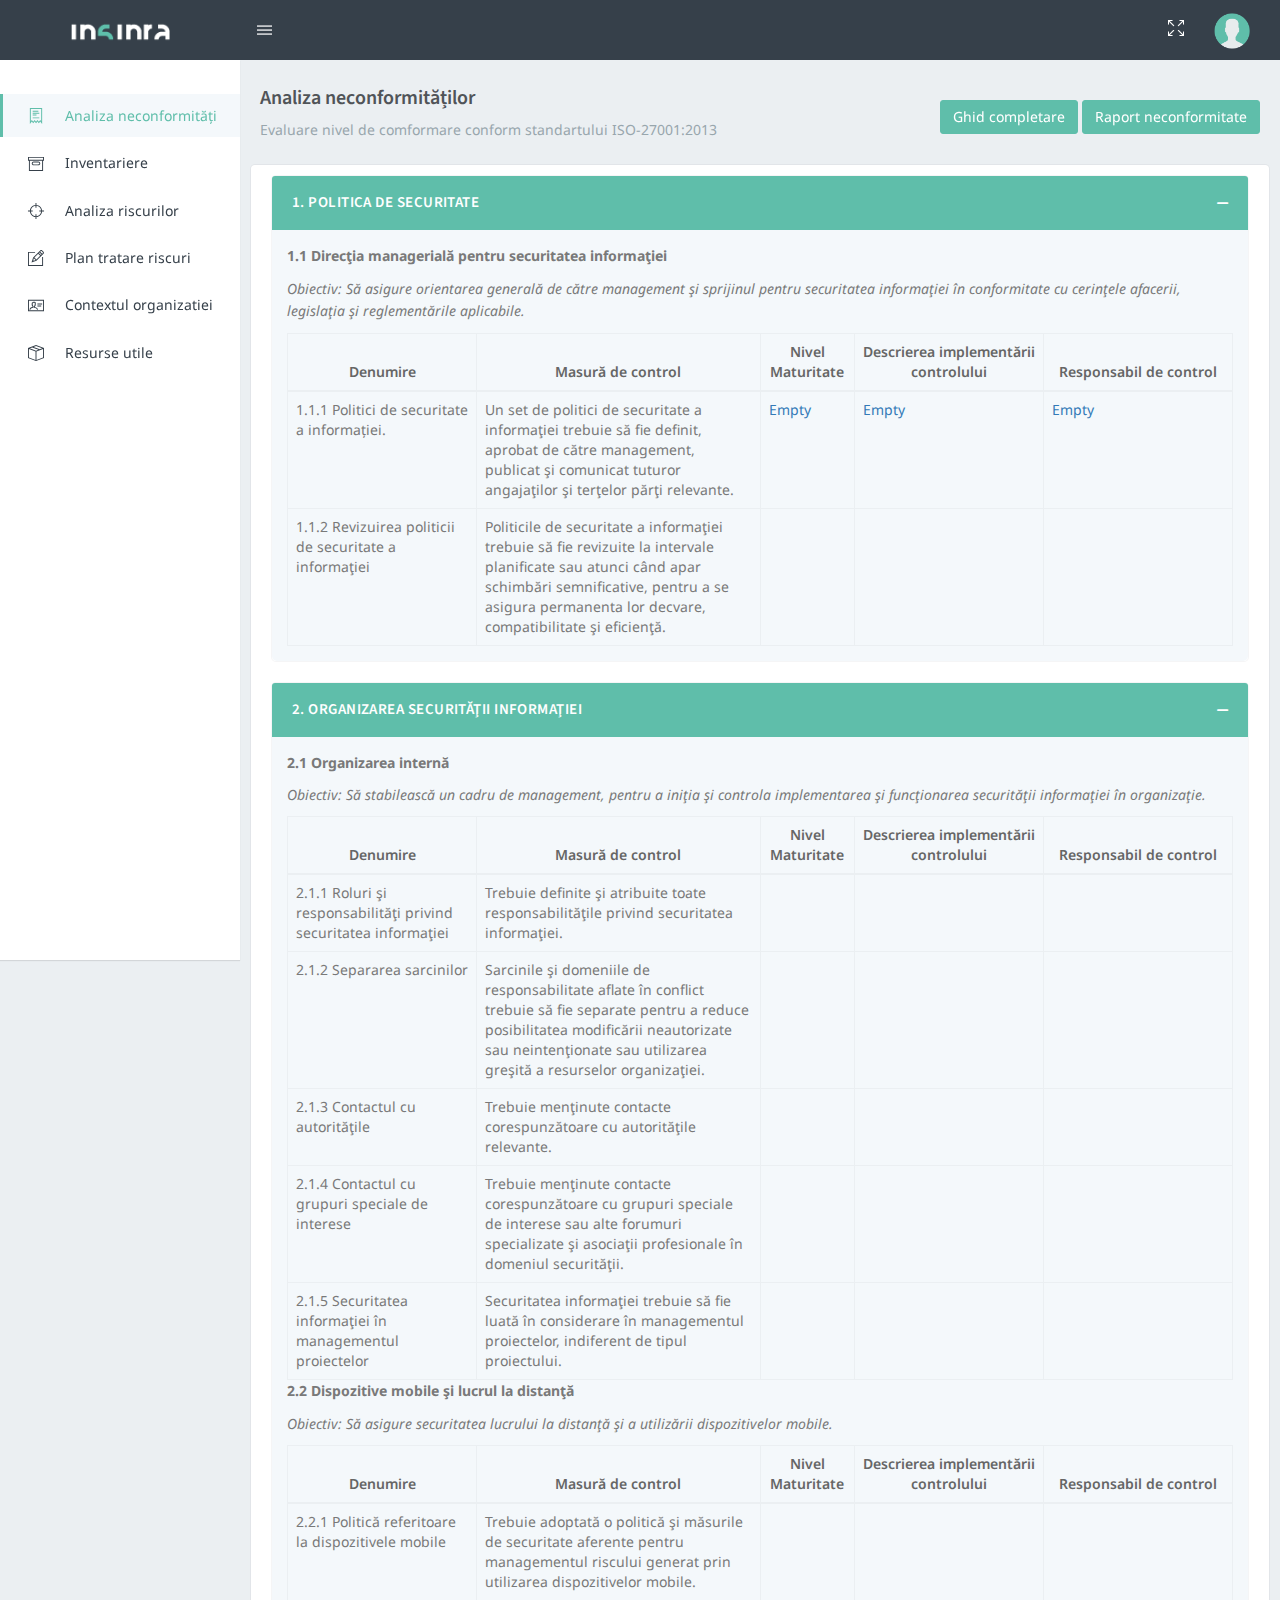
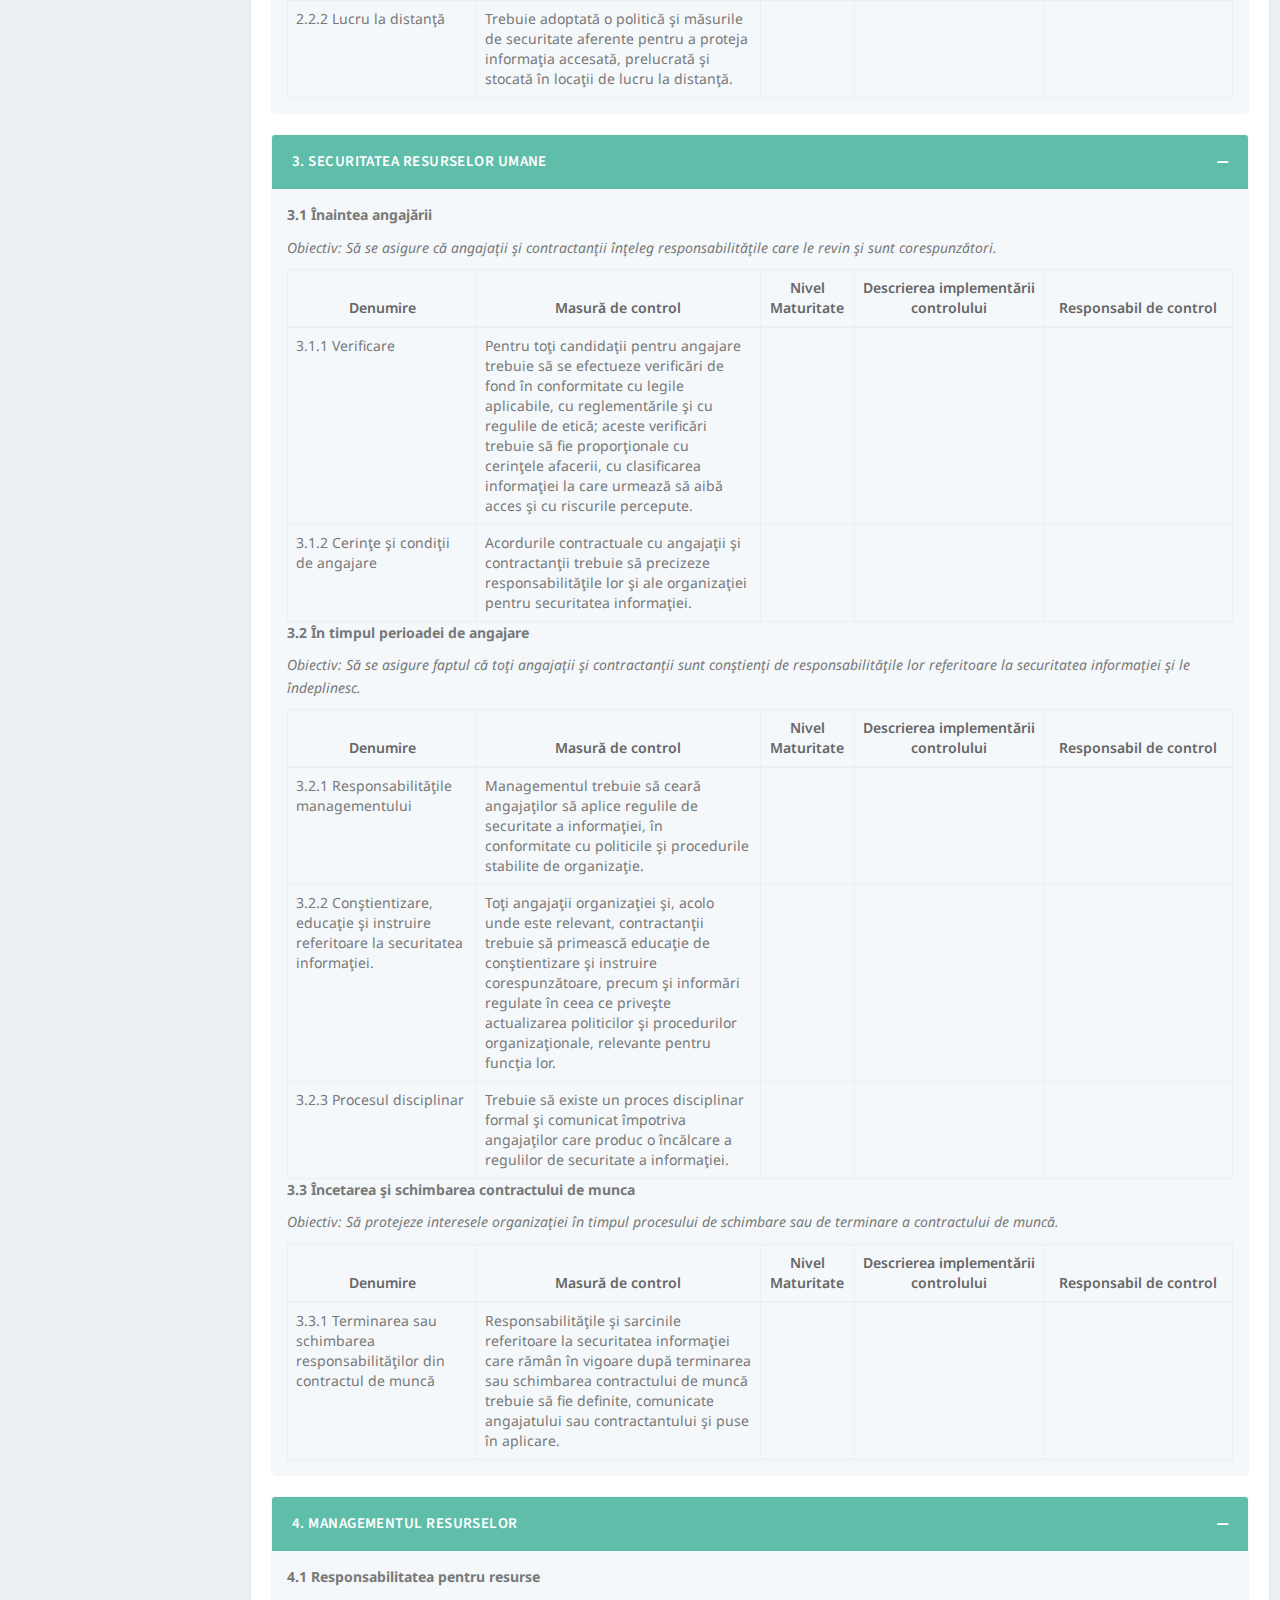
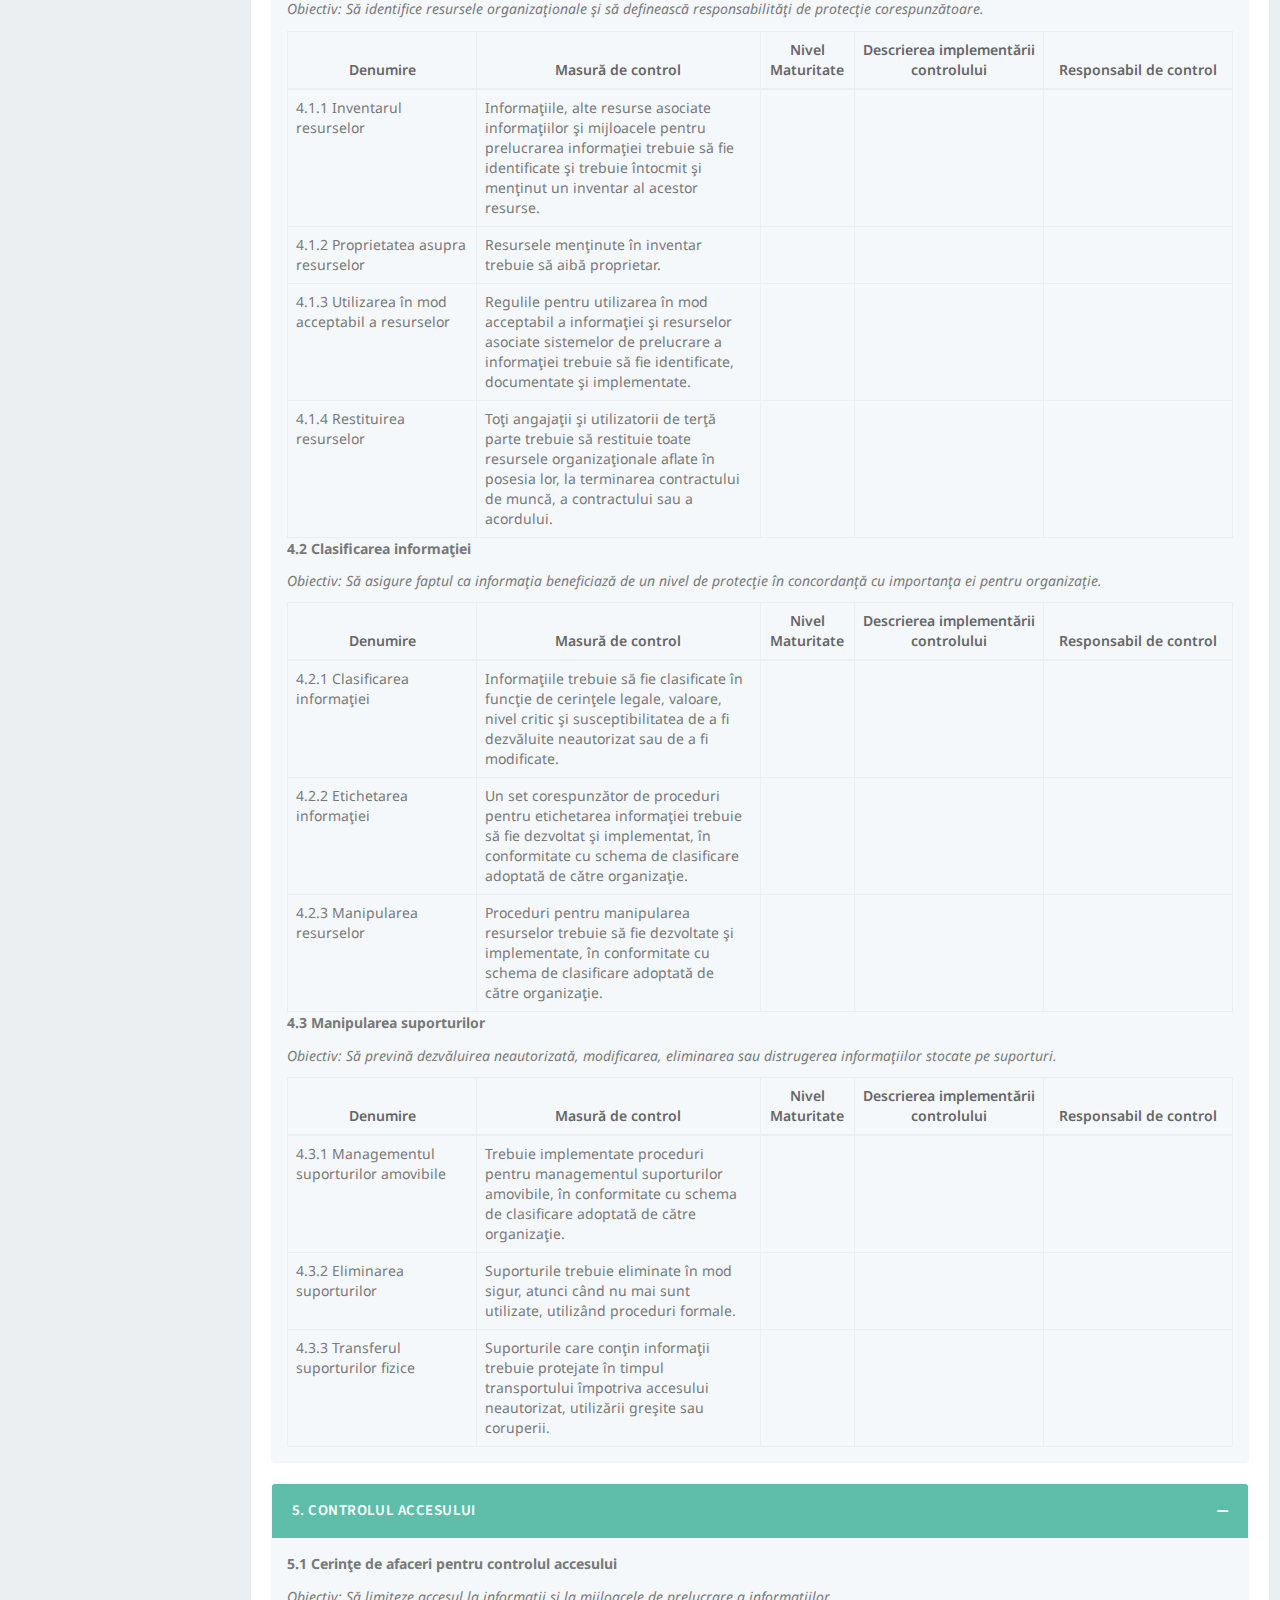
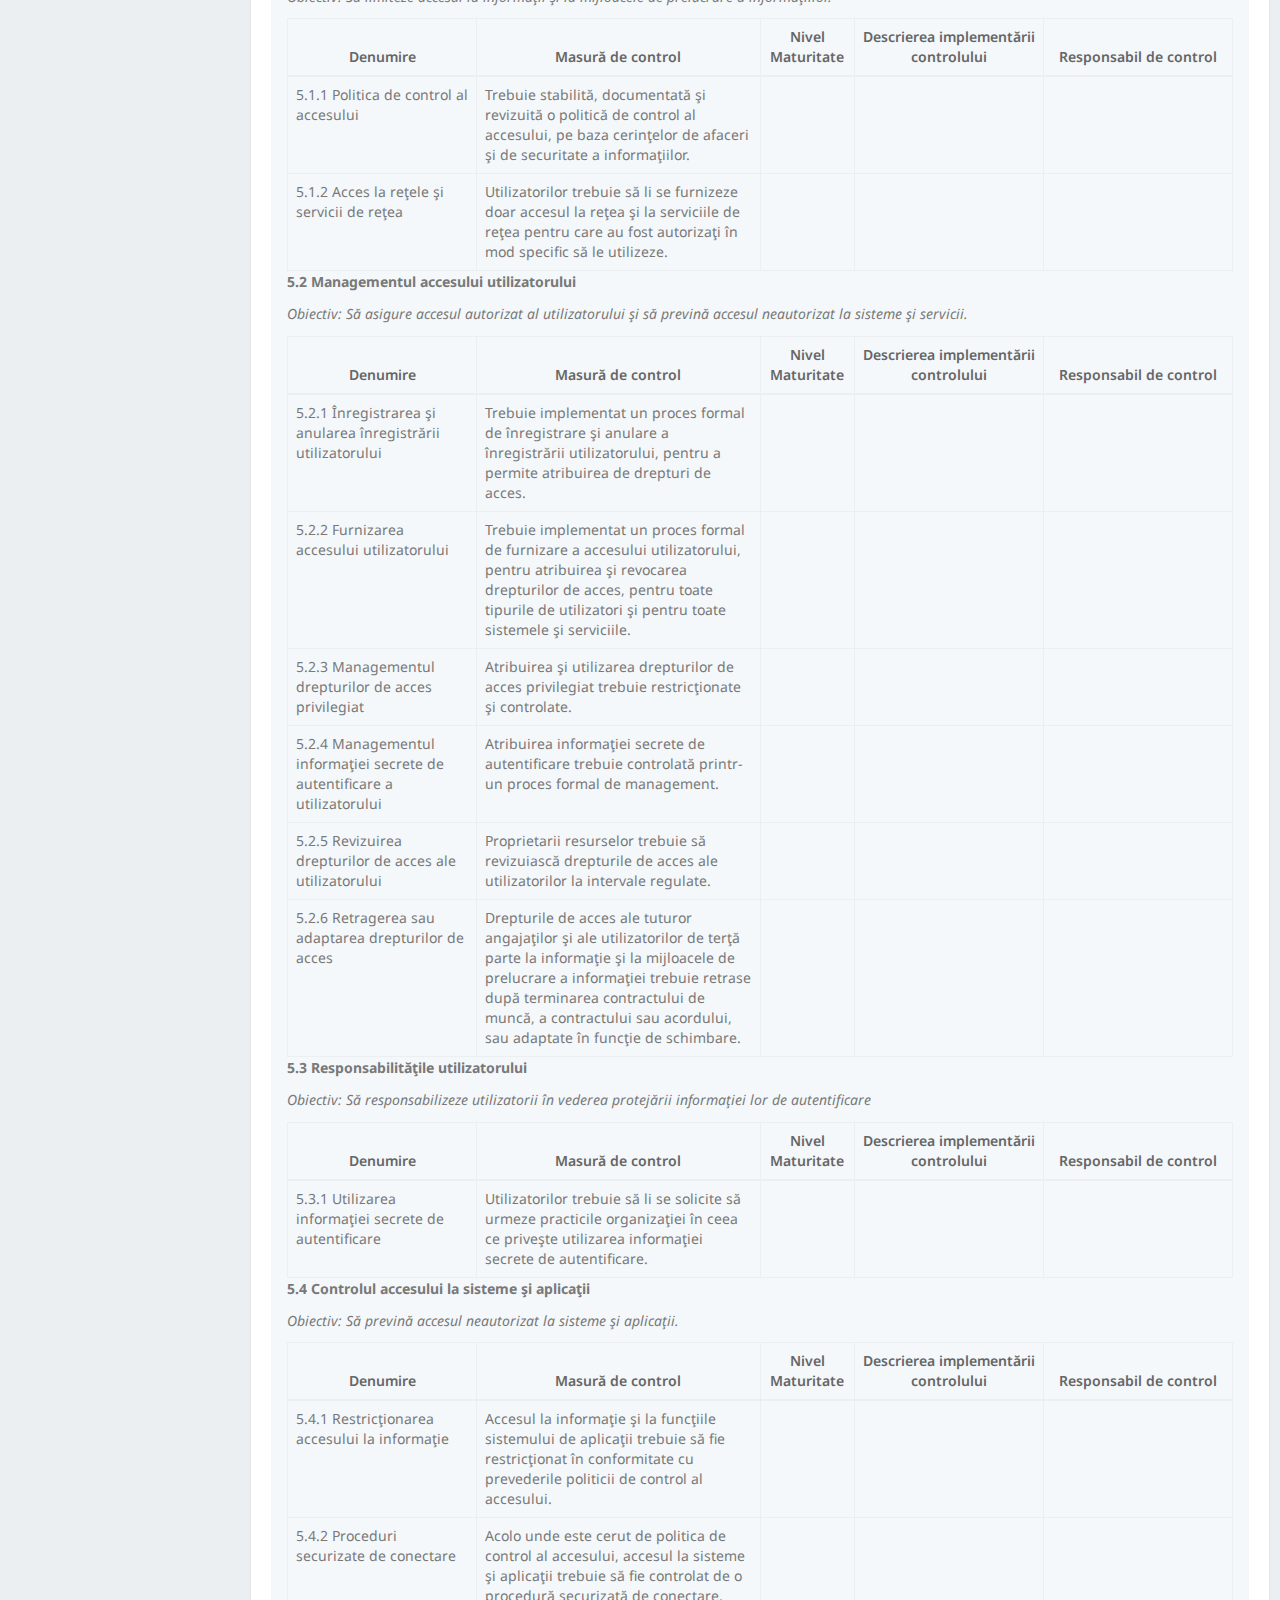
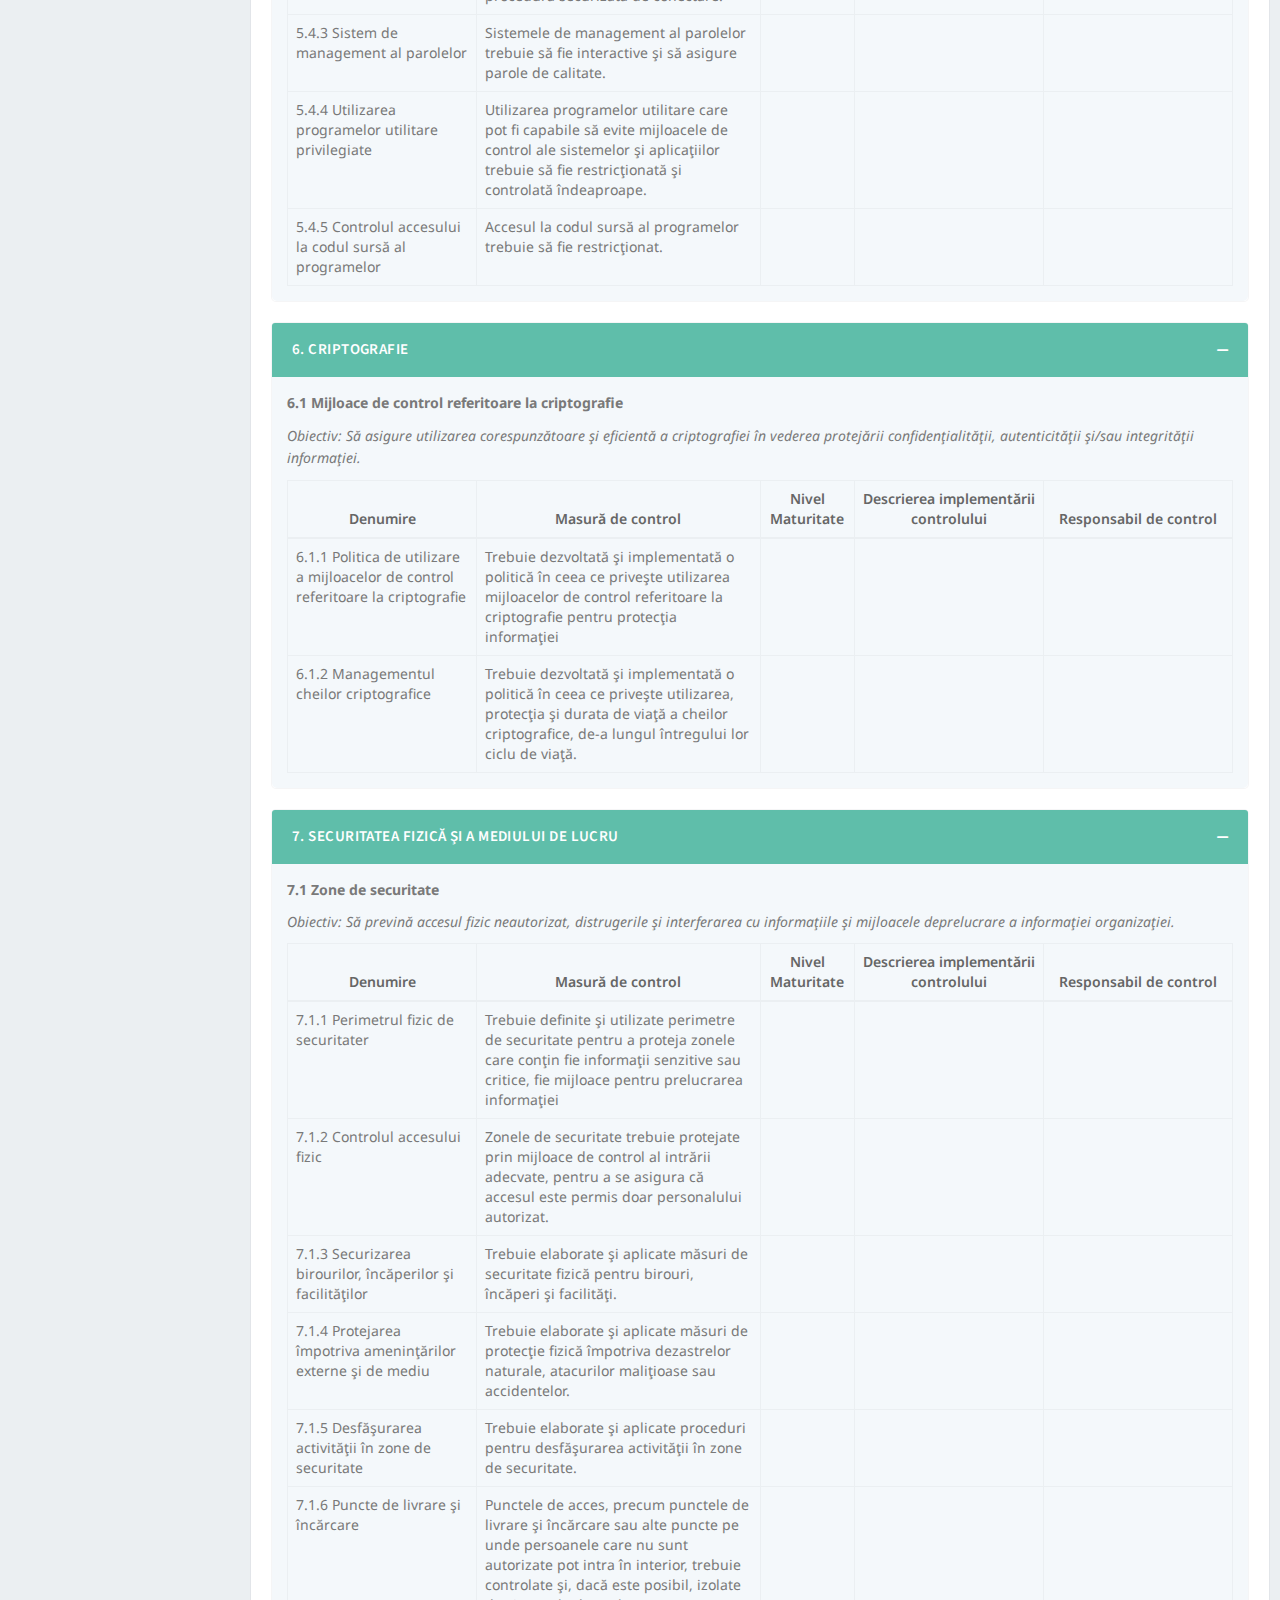
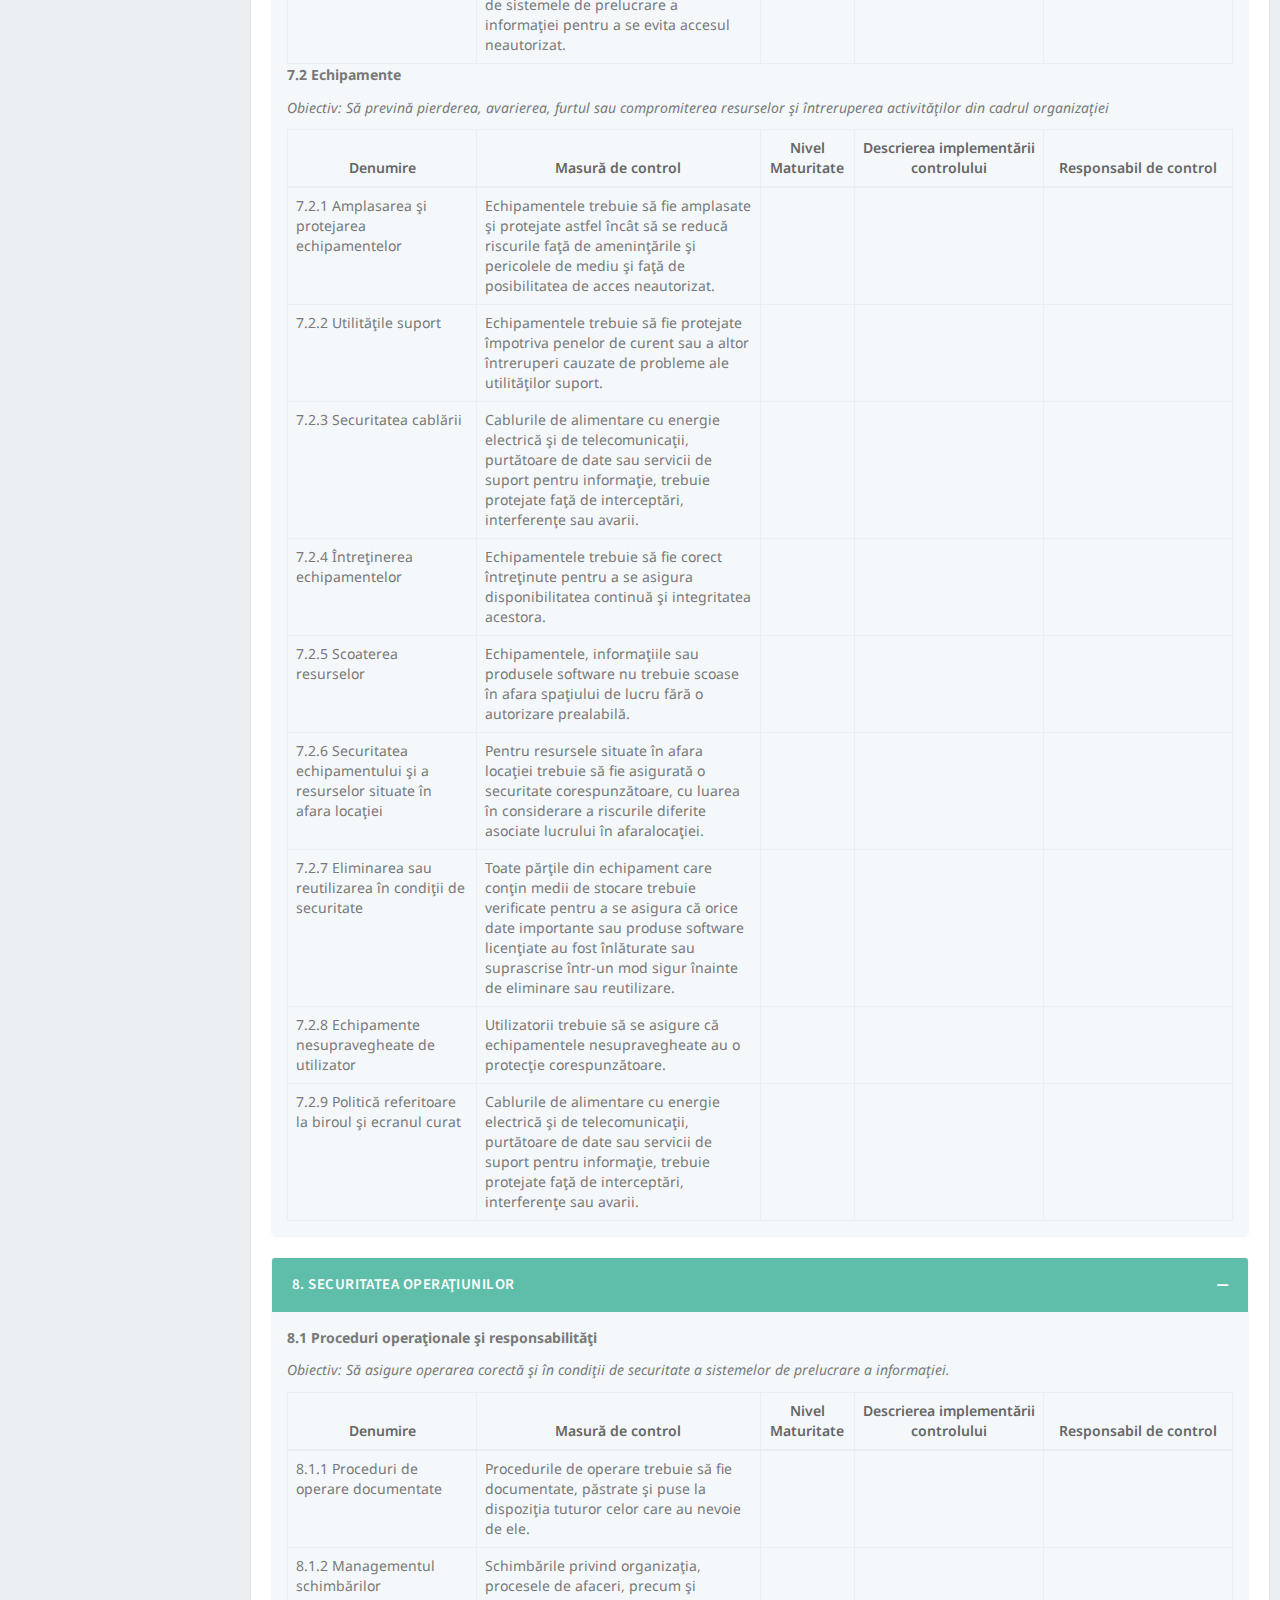
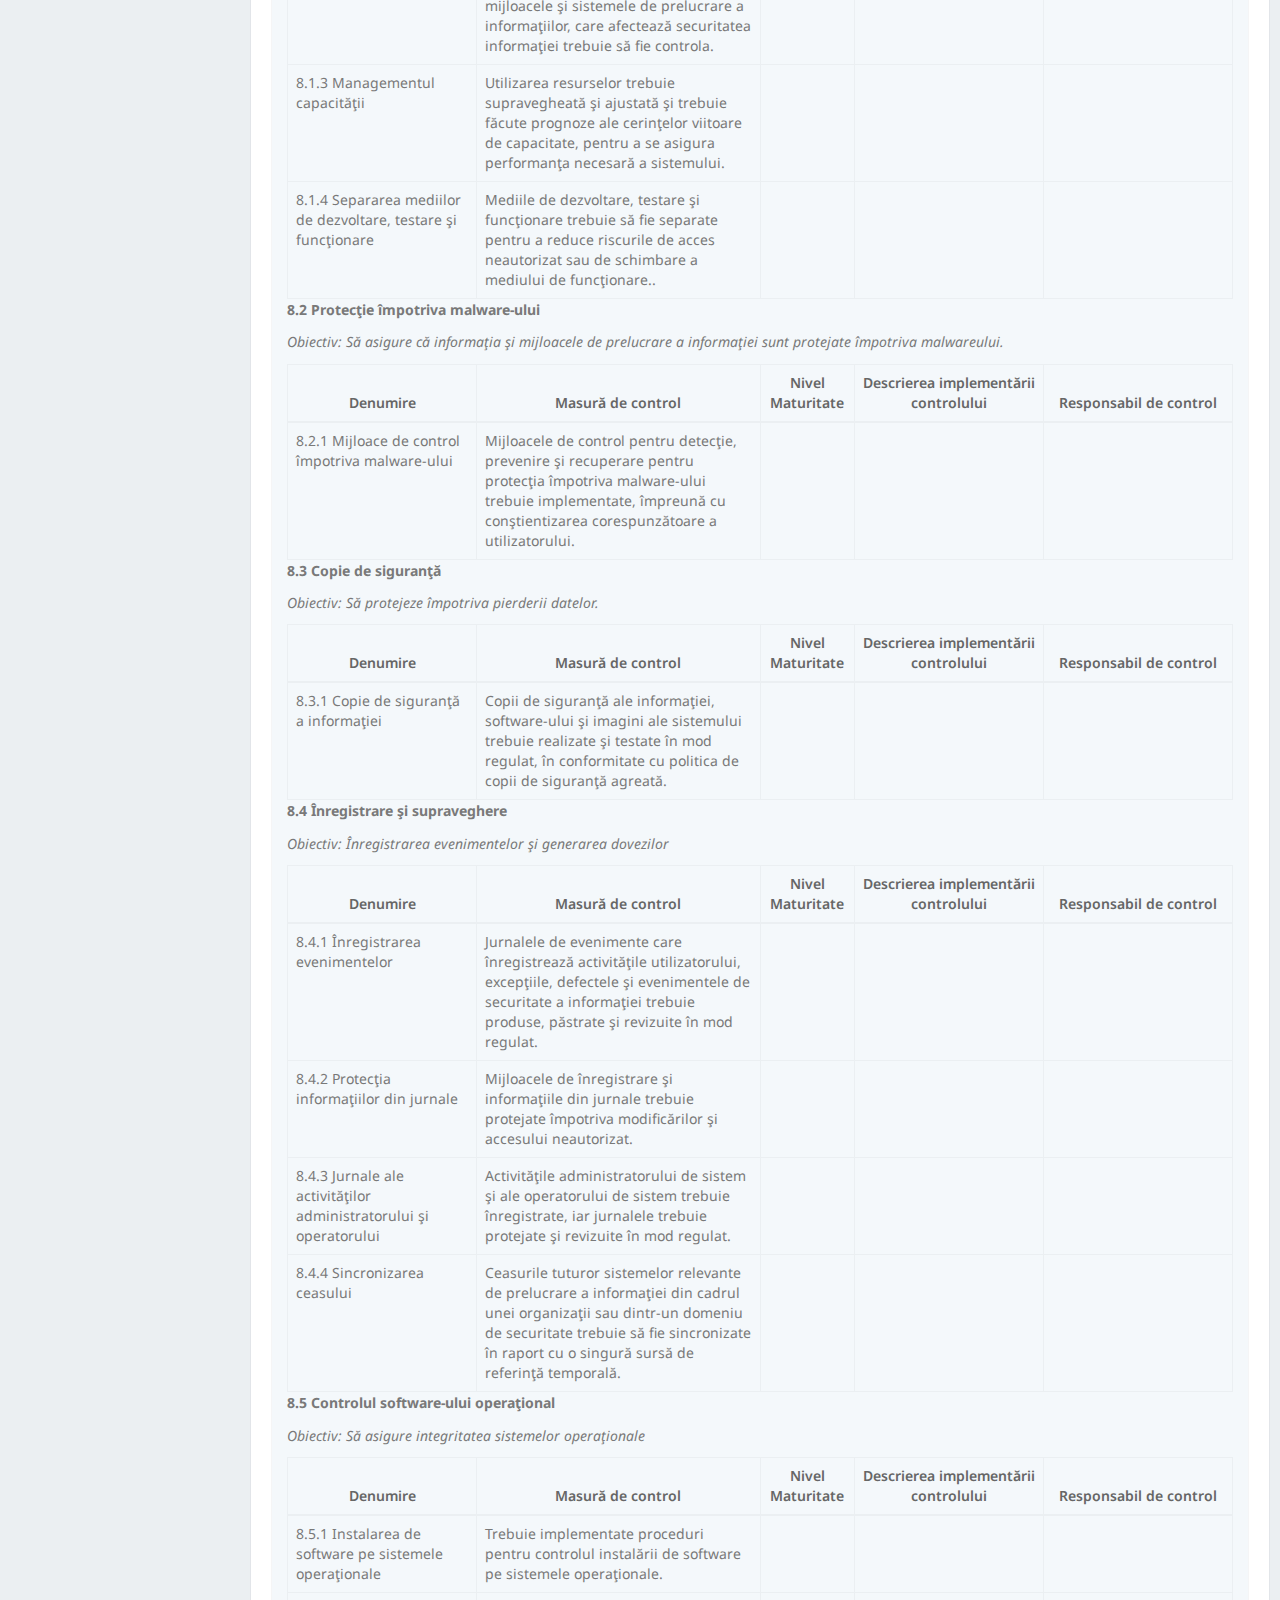
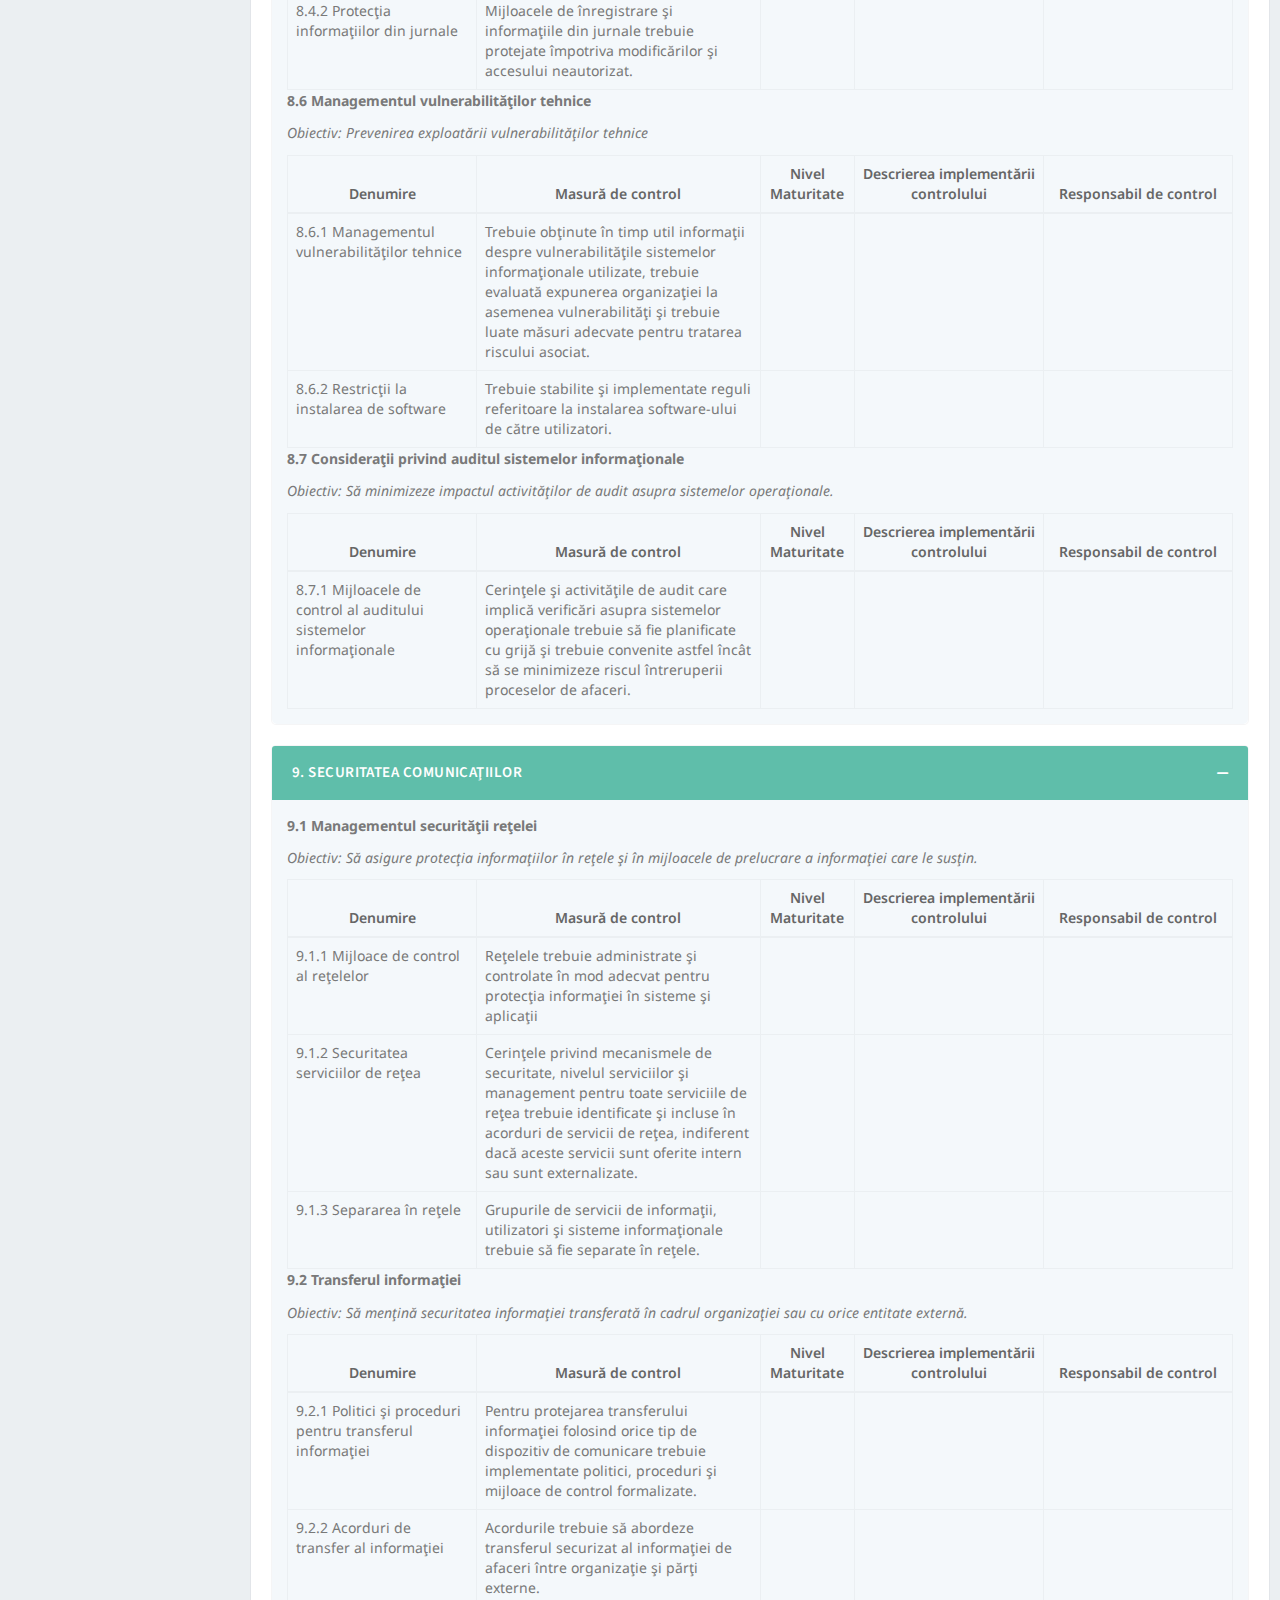
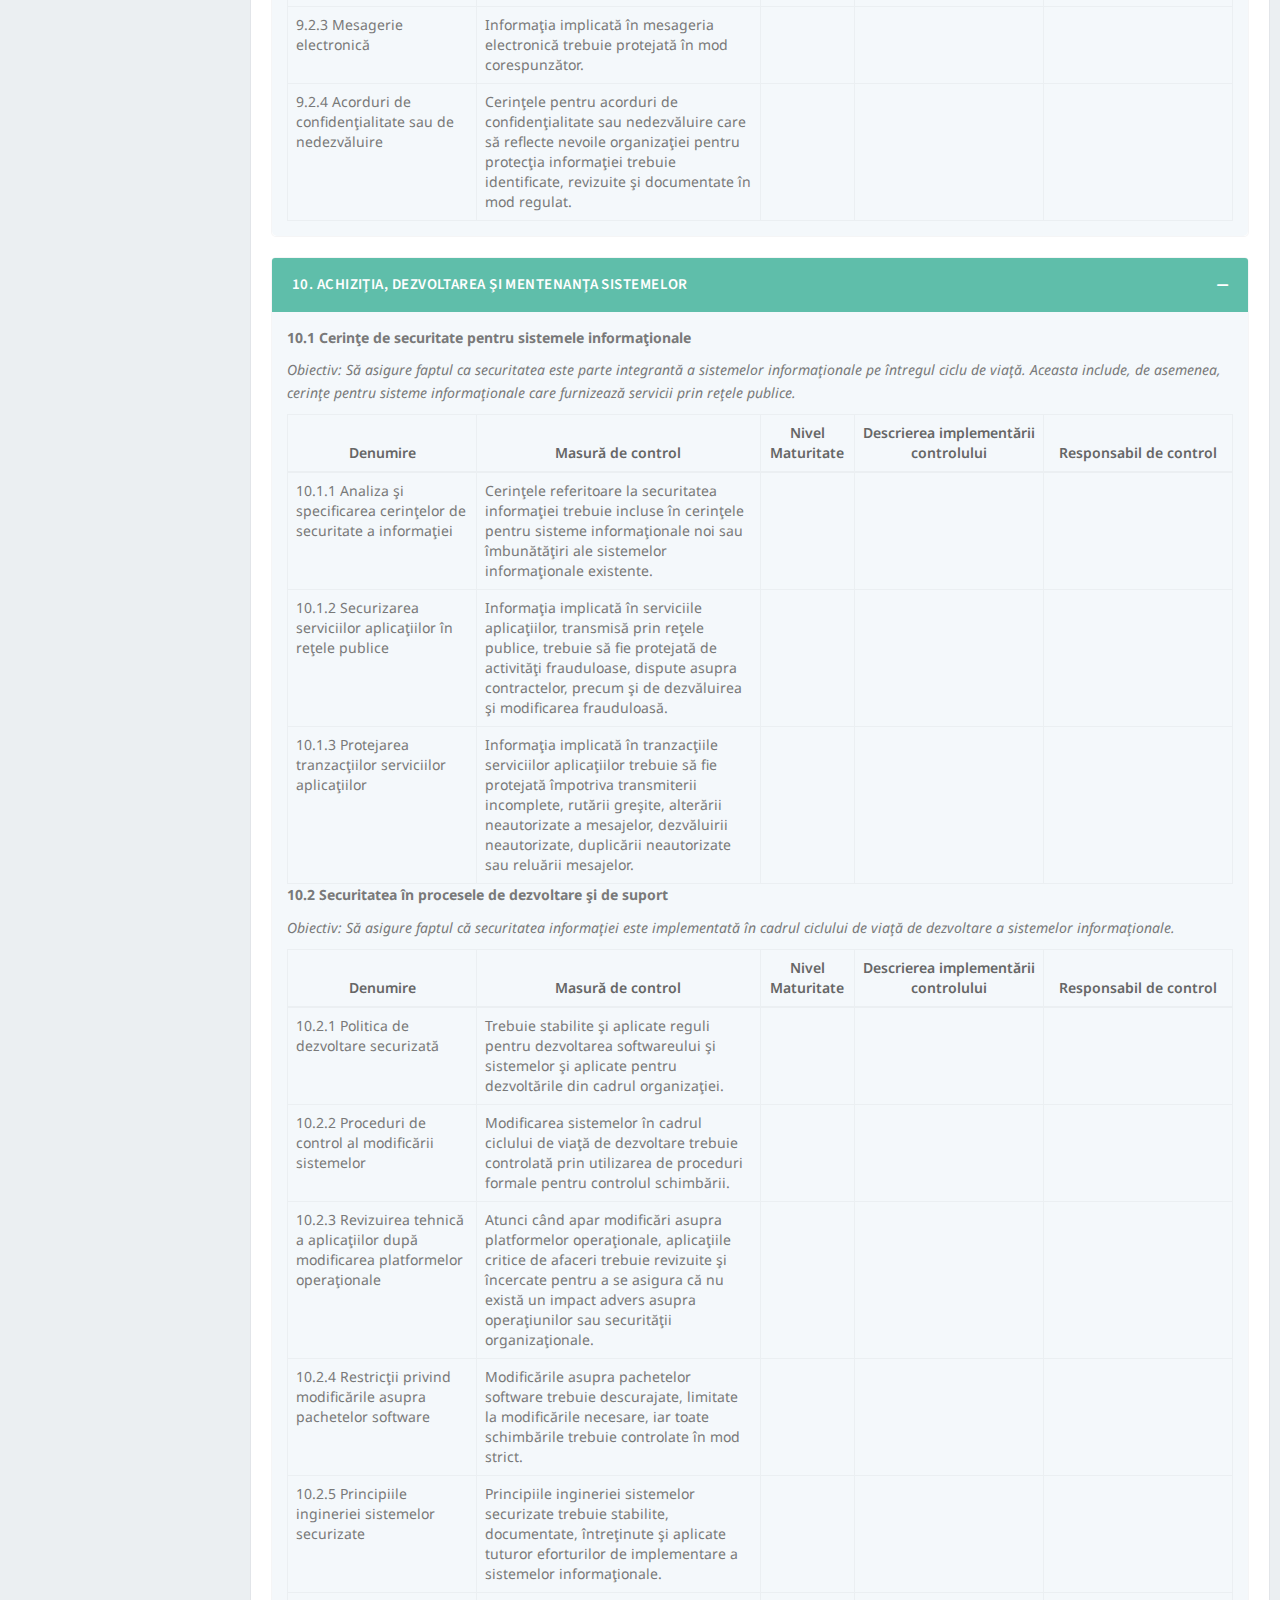
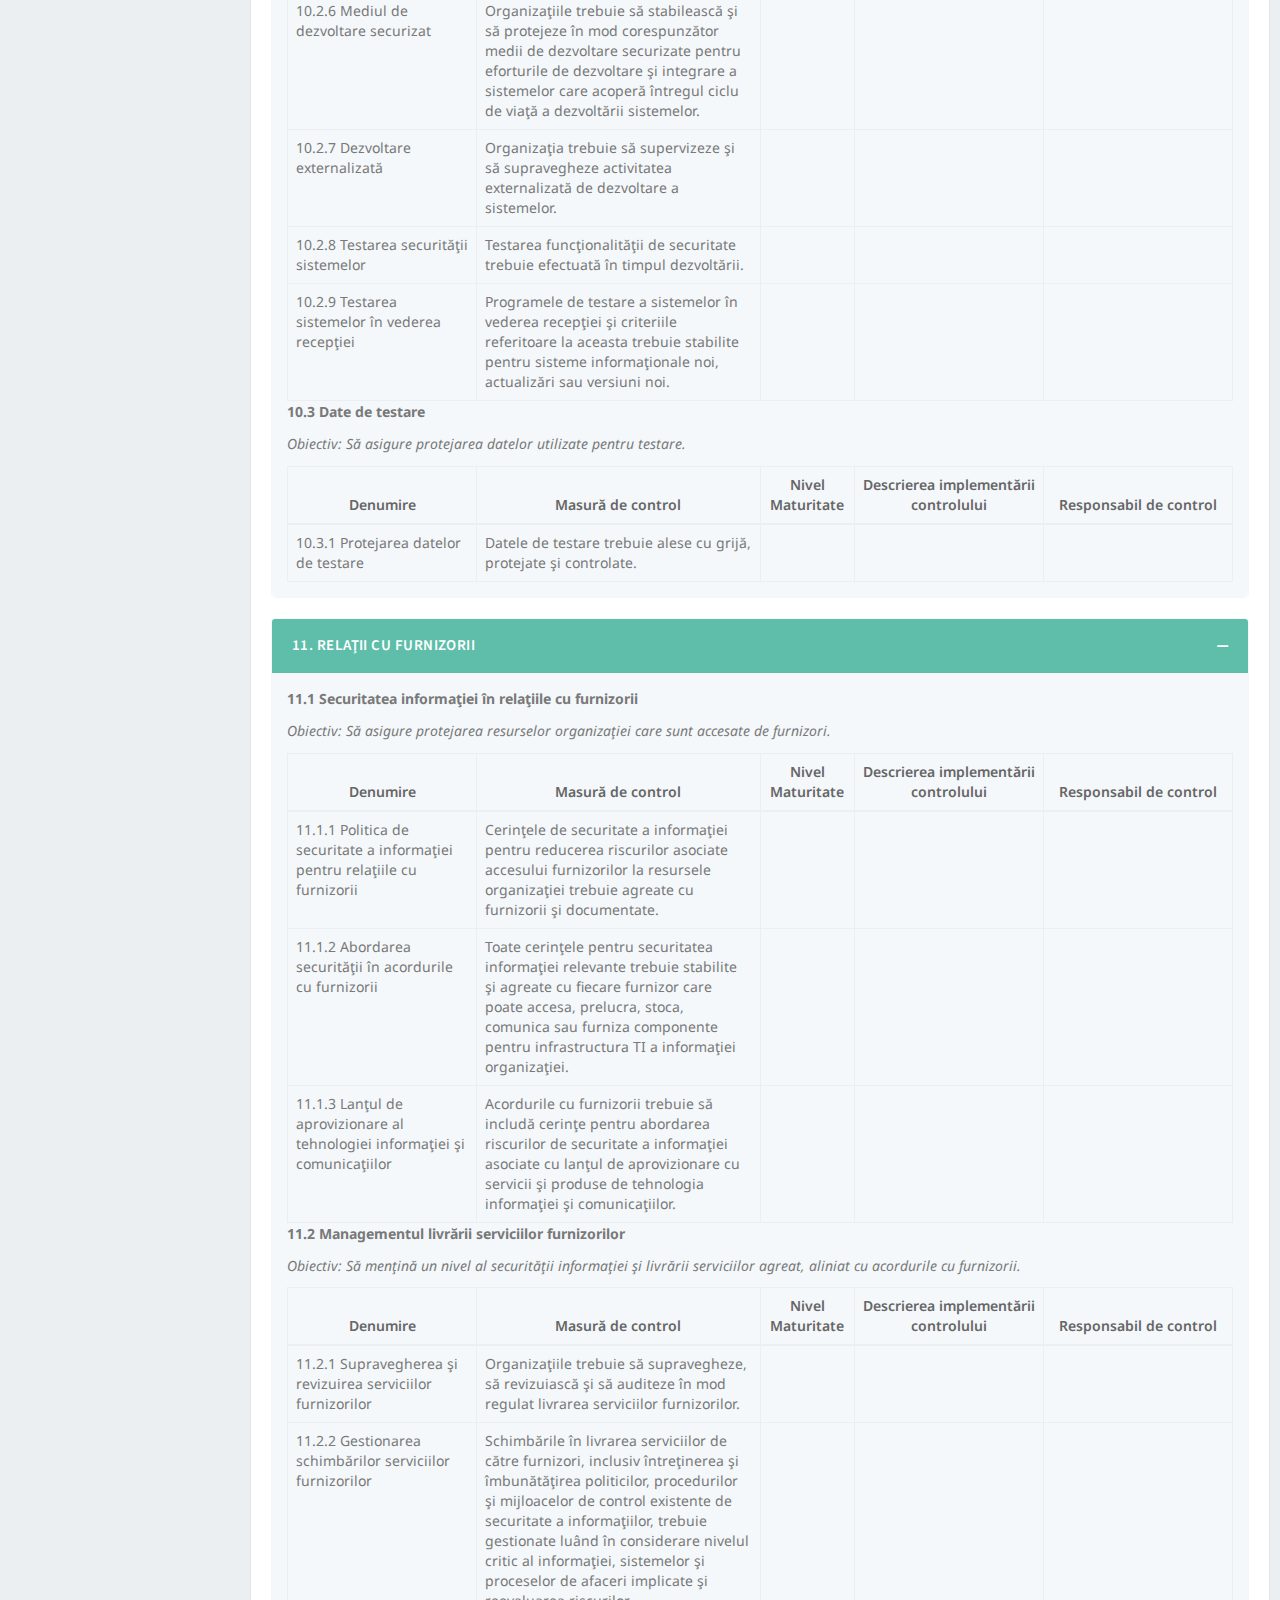
<file: index.html>
<!DOCTYPE html>
<html>
    <head>
        <meta charset="utf-8">
        <meta name="viewport" content="width=device-width, initial-scale=1.0">
        <meta name="description" content="A fully featured admin theme which can be used to build CRM, CMS, etc.">
        <meta name="author" content="Coderthemes">

        <link rel="shortcut icon" href="assets/images/flavicon_1.ico">

        <title>ISINRA - planificare SMSI</title>
        
        <link href="assets/css/bootstrap.min.css" rel="stylesheet" type="text/css" />
        <link href="assets/css/core.css" rel="stylesheet" type="text/css" />
        <link href="assets/css/components.css" rel="stylesheet" type="text/css" />
        <link href="assets/css/icons.css" rel="stylesheet" type="text/css" />
        <link href="assets/css/pages.css" rel="stylesheet" type="text/css" />
        <link href="assets/css/responsive.css" rel="stylesheet" type="text/css" />

        <!-- HTML5 Shiv and Respond.js IE8 support of HTML5 elements and media queries -->
        <!-- WARNING: Respond.js doesn't work if you view the page via file:// -->
        <!--[if lt IE 9]>
        <script src="https://oss.maxcdn.com/libs/html5shiv/3.7.0/html5shiv.js"></script>
        <script src="https://oss.maxcdn.com/libs/respond.js/1.3.0/respond.min.js"></script>
        <![endif]-->

        <script src="assets/js/modernizr.min.js"></script>

    </head>


    <body class="fixed-left">

        <!-- Begin page -->
        <div id="wrapper">

            <!-- Top Bar Start -->
            <div class="topbar">

                <!-- LOGO -->
                <div class="topbar-left">
                    <div class="text-center">
                       
                     <a href="index.html" class="logo">
                            <i class="icon-c-logo"> <img src="assets/images/logo_sm.png" height="42"/> </i>
                            <span><img src="assets/images/logo_light.png" height="20"/></span>
                        </a>                
                    </div>
                </div>

                <!-- Button mobile view to collapse sidebar menu -->
                <div class="navbar navbar-default" role="navigation">
                    <div class="container">
                        <div class="">
                           <div class="pull-left">
                                <button class="button-menu-mobile open-left waves-effect waves-light">
                                    <i class="md md-menu"></i>
                                </button>
                                <span class="clearfix"></span>
                            </div>                                  

                            <ul class="nav navbar-nav navbar-right pull-right">
                                                               
                                <li class="hidden-xs">
                                    <a href="#" id="btn-fullscreen" class="waves-effect waves-light"><i class="icon-size-fullscreen"></i></a>
                                </li>
                                
                                <li class="dropdown top-menu-item-xs">
                                    <a href="" class="dropdown-toggle profile waves-effect waves-light" data-toggle="dropdown" aria-expanded="true"><img src="assets/images/users/avatar.png" alt="user-img"> </a>
                                    <ul class="dropdown-menu">
                                        <li><a href="javascript:void(0)"><i class="ti-user m-r-10 text-custom"></i> Profile</a></li>
                                        <li><a href="javascript:void(0)"><i class="ti-settings m-r-10 text-custom"></i> Settings</a></li>
                                       <li class="divider"></li>
                                        <li><a href="javascript:void(0)"><i class="ti-power-off m-r-10 text-danger"></i> Logout</a></li>
                                    </ul>
                                </li>
                            </ul>
                        </div>
                        <!--/.nav-collapse -->
                    </div>
                </div>
            </div>
            <!-- Top Bar End -->


            <!-- ========== Left Sidebar Start ========== -->

            <div class="left side-menu">
                <div class="sidebar-inner slimscrollleft">
                    <!--- Divider -->
                    <div id="sidebar-menu">
                        <ul>     
                            <!-- ========== Diagnosticarea ========== -->
                   	        <li class="has_sub">
                                <a href="index.html" class="waves-effect"><i class=" ti-receipt"></i> <span> Analiza neconformități </span> </a>
                             </li>
                            <!-- ========== Iventariere========== -->
                            <li class="has_sub">
                                <a href="inventory.html" class="waves-effect"> <i class="ti-archive"></i><span> Inventariere </span> </a>
                             </li>
                            <!-- ========== Analiza risk ========== -->
                            <li class="has_sub">
                                <a href="evaluation-risk.html" class="waves-effect"><i class="ti-target"></i> <span> Analiza riscurilor </span> </a>
                             </li>
                             <!-- ========== Plan de tratare ========== -->
                            <li class="has_sub">
                                <a href="risk-treatment.html" class="waves-effect"><i class="ti-pencil-alt"></i> <span> Plan tratare riscuri </span> </a>
                             </li>
                               <!-- ========== Organizatia ========== -->
                            <li class="has_sub">
                                <a href="organization.html" class="waves-effect"><i class="ti-id-badge"></i> <span> Contextul organizatiei </span> </a>
                             </li>
                            <!-- ========== Resurse utile ========== -->
                            <li class="has_sub">
                                <a href="resources.html" class="waves-effect"><i class="ti-package"></i> <span> Resurse utile</span> </a>
                             </li>

                        </ul>
                        <div class="clearfix"></div>
                    </div>
                    <div class="clearfix"></div>
                </div>
            </div>
            <!-- Left Sidebar End -->



            <!-- ============================================================== -->
            <!-- Start right Content here -->
            <!-- ============================================================== -->
            <div class="content-page">
                <!-- Start content -->
                <div class="content">
                    <div class="container">

                        <!-- Page-Title -->
                        <div class="row">
                            <div class="col-sm-12">
                                <div class="btn-list form-group pull-right m-t-20">
                                 
                                  <button type="button" class="btn btn-default waves-effect waves-light" data-toggle="modal" data-target="#tabs-modal">Ghid completare</button>

                                  <a href="anexaA_raport.html" 
                                  <button type="button" class="btn btn-default waves-effect waves-light">Raport neconformitate</button> </a>
                                                                      
                                </div>

                                <h4 class="page-title">Analiza neconformităților</h4>
                                <p class="text-muted page-title-alt">Evaluare nivel de comformare conform standartului ISO-27001:2013</p>
                            </div>
                        </div>

              <!-- Modals Ghid Completare button -->
               <div id="tabs-modal" class="modal fade" tabindex="-1" role="dialog" aria-labelledby="myModalLabel" aria-hidden="true" style="display: none;">
                                        <div class="modal-dialog">
                                            <div class="modal-content p-0">
                                                <ul class="nav nav-tabs navtab-bg nav-justified">
                                                    <li class="">
                                                        <a href="#info" data-toggle="tab" aria-expanded="false"> 
                                                            <span class="visible-xs"></span> 
                                                            <span class="hidden-xs">General</span> 
                                                        </a> 
                                                    </li> 
                                                    <li class=""> 
                                                        <a href="#field" data-toggle="tab" aria-expanded="false"> 
                                                            <span class="visible-xs"></span> 
                                                            <span class="hidden-xs">Termenii</span> 
                                                        </a> 
                                                    </li> 
                                                    <li class="active"> 
                                                        <a href="#cobit" data-toggle="tab" aria-expanded="true"> 
                                                            <span class="visible-xs"></span> 
                                                            <span class="hidden-xs">Nivel de maturitatea</span> 
                                                        </a> 
                                                    </li>                                                   
                                                </ul> 
                                                <div class="tab-content"> 
                                                    <div class="tab-pane" id="info"> 
                                                        <div> 
                                                            <p>În acest modul se evaluează nivelul de conformare conform Anexa A a standartului ISO 27001:2013. </p> 
                                                            <p>Se completează câmpurile Anexei A cu rezultatele evaluării per fiecare control.</p> 
                                                            <p>După finisarea completării apăsând butonul GENERARE RAPORT se generează un raport unde este prezentată analiza neconformităților după domenii, subdomenii și harta de conformare </p> 
                                                            
                                                        </div> 
                                                    </div> 
                                                    <div class="tab-pane" id="field">                                                  
                                                        <div class="p-0">
                                                        <table class="table table-striped m-0">
                                                          <thead>
                                                            <tr>
                                                              <th style="text-align: center">Denumire</th>
                                                              <th style="text-align: center">Descriere</th>
                                                            </tr>         
                                                          </thead>
                                                          <tbody>
                                                            <tr>
                                                              <td>Obiectiv</td>
                                                              <td>În baza obiectivului de securitate vor fi identificate măsurile de securitate (tehnice, non-tehnice) aplicabile organizației.</td>
                                                            </tr>
                                                            <tr>
                                                              <td>Mijloc de control</td>
                                                              <td>Reprezintă niște măsurii de securiate necesare a fi implimetate.</td>
                                                             </tr>
                                                             <tr>
                                                              <td>Nivel de maturitate</td>
                                                              <td>Modelarea maturității conform COBIT 4. Modelul oferă evaluarea maturității de la nivel inexistent (0) la optimizat (5). </td>
                                                              </tr>
                                                              <tr>
                                                                <td>Descrierea implimentării controlului</td>
                                                                <td>Toate documentele care descriu controlul, sau o descrierea generală a controlului daca nu există acte normative care il reglementează</td>
                                                              </tr>
                                                              <tr>
                                                                <td>Responsabil de control</td>
                                                                <td>Persoană responsabilă de implimentarea controlului, sau persoană relevantă cu care se poate de discutat despre acest control control </td>
                                                              </tr>
                                                          </tbody>
                                                        </table>
                                                      </div>
                                                    </div> 

                                                    <div class="tab-pane active" id="cobit">
                                                           <div class="p-0">
                                                        <table class="table table-striped m-0">
                                                          <thead>
                                                            <tr>
                                                              <th style="text-align: center">Nivel</th>
                                                              <th style="text-align: center">Descriere</th>
                                                            </tr>         
                                                          </thead>
                                                          <tbody>
                                                            <tr>
                                                              <td>5.Optimizat</td>
                                                              <td>Măsurile de securitate a fost ajustate la cel mai bun nivel posibil și baza pe rezultatelor îmbunătățirii continuu iar nivelul de maturitate este ridicat și oferă o bună integrare cu alte măsuri de securitate. IT este utilizat în mod integrat pentru automatizarea fluxul de lucru oferind instrumente pentru îmbunătățirea calității și eficienții și care face adaptarea facilă a organizației.</td>
                                                            </tr>
                                                            <tr>
                                                              <td>4.Gestionat şi măsurabil</td>
                                                              <td>Gestionat și măsurabil – Conducerea monitorizează și măsoară conformarea cu procedurile și iau acțiuni în cazul când măsurile de securitate nu funcționează eficient. Măsurile de securitate se află într-o îmbunătățire continua și utilizează cele mai bune practici. Automatizarea și instrumente sunt utilizate limitat sau utilizate fragmentat.</td>
                                                             </tr>
                                                             <tr>
                                                                <td>3.Documentat</td>
                                                                <td>Procedurile au fost standardizate, documentate și comunicate prin instruire. Există cerințe ca ele trebuie urmate dar probabilitatea identificării abaterilor de la procese este minima.  Procedurile nu sunt sofisticate și reprezintă formalizarea practicilor curente. </td>
                                                              </tr>
                                                              <tr>
                                                                <td>2.Minim</td>
                                                                <td>Măsurile de securitate  în linii mari sunt executate la fel de diferite persoane. Nu există instruire formală sau comunicare a procedurilor standard și responsabilitățile nu sunt clar definite. Există un grad ridicat de încredere în cunoștințele persoanelor și există posibilitatea apariției erorilor.</td>
                                                              </tr>
                                                              <tr>
                                                                <td>1.Initial</td>
                                                                <td>Există dovezi ca compania percepe riscurile existente și ele sunt necesar de a fi abordate. Nu exista măsuri standarde implementate și abordările pot fi diferite la o persoana sau de la caz la caz. În linii mari gestiunea abordării este dezorganizată.</td>
                                                              </tr>
                                                              <tr>
                                                                <td>0.Inexistent</td>
                                                                <td>Lipsa totală a măsurilor de securitate implementate iar compania nu conștientizează că există o problemă care necesită o abordare.</td>
                                                              </tr>
                                                                <tr>
                                                                <td>-1.Nu este aplicabil</td>
                                                                <td>Controlul dat nu este relevant pentru companie. Fiecare control decizia caruia va fi necesar de a fi implementat va fi justificat. Justificarea va documentată în referință</td>
                                                              </tr>
                                                          </tbody>
                                                        </table>
                                                      </div>

                                                    </div>                                                     
                                                </div> 
                                            </div><!-- /.modal-content -->
                                        </div><!-- /.modal-dialog -->
                                    </div><!-- /.modal -->

              <!-- END Modals Ghid Completare button -->

      <!--   Begining Anexa A     -->
            <div class="row">
              <div class="col-ms-12">
                <div class="card-box p-t-10">
                  <!-- 1 Politica  -->
                    <div class="portlet ">
                        <div class="portlet-heading bg-custom ">
                            <h3 class="portlet-title ">
                                1. Politica de securitate
                            </h3>
                            <div class="portlet-widgets">
                               <a data-toggle="collapse" data-parent="#accordion1" href="#bg-default"><i class="ion-minus-round"></i></a>
                              
                            </div>
                            <div class="clearfix"></div>
                         </div>
                        <div id="bg-default" class="panel-collapse collapse in">
                            <div class="portlet-body bg-muted">
                               <p class="font-bold ">  1.1 Direcţia managerială pentru securitatea informaţiei</p>
                               <p><em>Obiectiv: Să asigure orientarea generală de către management şi sprijinul pentru securitatea informaţiei în conformitate cu cerinţele afacerii, legislaţia şi reglementările aplicabile.</em></p>
                               <div class="table-responsive">
                               <table class="table table-striped table-bordered m-0">
                                 <thead>
                                  <tr>
                                    <th style="width:20%; text-align: center">Denumire</th>
                                    <th style="width:30%; text-align: center" >Masură de control</th>  
                                    <th style="width:10%; text-align: center">Nivel Maturitate</th>
                                    <th style="width:20%; text-align: center">Descrierea  implementării controlului</th>
                                    <th style="width:20%; text-align: center">Responsabil de control</th> 
                                  </tr>      
                                </thead>
                                <tbody>
                                  <tr>
                                    <td>1.1.1 Politici de securitate a informației.</td>
                                    <td>Un set de politici de securitate a informaţiei trebuie să fie definit, aprobat de către management, publicat şi comunicat tuturor angajaţilor şi terţelor părţi relevante.</td>
                                    <td><a href="#" id="cobitselect" data-type="select" data-pk="1" data-value="" data-title="Alege nivel"></a></td>
                                    <td><a href="#" id="implementation" data-type="textarea" data-pk="1" data-placeholder="Textul..." data-title="Introduce descrierea"</a></td>
                                    <td><a href="#" id="responsible" data-type="textarea" data-pk="1" data-placeholder="Textul..." data-title="Introduce responsabili"</a></td>
                                  </tr>
                                    <tr>
                                    <td>1.1.2 Revizuirea politicii de securitate a informaţiei</td>
                                    <td>Politicile de securitate a informaţiei trebuie să fie revizuite la intervale planificate sau atunci când apar schimbări semnificative, pentru a se asigura permanenta lor decvare, compatibilitate şi eficienţă.</td>
                                    <td><a href="#" id="cobitselect1" data-type="select" data-pk="1" data-value="" data-title="Alege nivel"></a></td>
                                    <td><a href="#" id="implementation1" data-type="textarea" data-pk="1" data-placeholder="Textul..." data-title="Introduce descrierea"</a></td>
                                    <td><a href="#" id="responsible1" data-type="textarea" data-pk="1" data-placeholder="Textul..." data-title="Introduce responsabili"</a></td>
                                  </tr>
                                </tbody>
                               </table>
                               </div>
                            </div>
                        </div>
                    </div>
                    <!-- End 1 Politica  -->

                    <!-- 2 Organizarea securității informației  -->
                    <div class="portlet ">
                        <div class="portlet-heading bg-custom bg-2">
                            <h3 class="portlet-title ">
                                2. Organizarea securităţii informaţiei
                            </h3>
                            <div class="portlet-widgets">
                               <a data-toggle="collapse" data-parent="#accordion1" href="#bg-2"><i class="ion-minus-round"></i></a>
                              
                            </div>
                            <div class="clearfix"></div>
                         </div>
                        <div id="bg-2" class="panel-collapse collapse in">
                            <div class="portlet-body bg-muted">
                               <p class="font-bold ">  2.1 Organizarea internă</p>
                               <p><em>Obiectiv: Să stabilească un cadru de management, pentru a iniţia şi controla implementarea şi funcţionarea securităţii informaţiei în organizaţie.</em></p>
                               <div class="table-responsive">
                               <table class="table table-striped table-bordered m-0">
                                 <thead>
                                  <tr>
                                    <th style="width:20%; text-align: center">Denumire</th>
                                    <th style="width:30%; text-align: center" >Masură de control</th>  
                                    <th style="width:10%; text-align: center">Nivel Maturitate</th>
                                    <th style="width:20%; text-align: center">Descrierea  implementării controlului</th>
                                    <th style="width:20%; text-align: center">Responsabil de control</th> 
                                  </tr>      
                                </thead>
                                <tbody>
                                  <tr>
                                    <td>2.1.1 Roluri şi responsabilităţi privind securitatea informaţiei</td>
                                    <td>Trebuie definite şi atribuite toate responsabilităţile privind
securitatea informaţiei.</td>
                                    <td><a href="#" id="cobitselect" data-type="select" data-pk="1" data-value="" data-title="Alege nivel"></a></td>
                                    <td><a href="#" id="implementation" data-type="textarea" data-pk="1" data-placeholder="Textul..." data-title="Introduce descrierea"</a></td>
                                    <td><a href="#" id="responsible" data-type="textarea" data-pk="1" data-placeholder="Textul..." data-title="Introduce responsabili"</a></td>
                                  </tr>
                                    <tr>
                                    <td>2.1.2 Separarea sarcinilor</td>
                                    <td>Sarcinile şi domeniile de responsabilitate aflate în conflict trebuie să fie separate pentru a reduce posibilitatea modificării neautorizate sau neintenţionate sau utilizarea greşită a resurselor organizaţiei.</td>
                                    <td><a href="#" id="cobitselect" data-type="select" data-pk="1" data-value="" data-title="Alege nivel"></a></td>
                                    <td><a href="#" id="implementation" data-type="textarea" data-pk="1" data-placeholder="Textul..." data-title="Introduce descrierea"</a></td>
                                    <td><a href="#" id="responsible" data-type="textarea" data-pk="1" data-placeholder="Textul..." data-title="Introduce responsabili"</a></td>
                                  </tr>
                                  </tr>
                                    <tr>
                                    <td>2.1.3 Contactul cu autorităţile </td>
                                    <td>Trebuie menţinute contacte corespunzătoare cu autorităţile relevante.</td>
                                    <td><a href="#" id="cobitselect" data-type="select" data-pk="1" data-value="" data-title="Alege nivel"></a></td>
                                    <td><a href="#" id="implementation" data-type="textarea" data-pk="1" data-placeholder="Textul..." data-title="Introduce descrierea"</a></td>
                                    <td><a href="#" id="responsible" data-type="textarea" data-pk="1" data-placeholder="Textul..." data-title="Introduce responsabili"</a></td>
                                  </tr>
                                  </tr>
                                    <tr>
                                    <td>2.1.4 Contactul cu grupuri speciale de interese</td>
                                    <td>Trebuie menţinute contacte corespunzătoare cu grupuri speciale de interese sau alte forumuri specializate şi asociaţii profesionale în domeniul securităţii.</td>
                                    <td><a href="#" id="cobitselect" data-type="select" data-pk="1" data-value="" data-title="Alege nivel"></a></td>
                                    <td><a href="#" id="implementation" data-type="textarea" data-pk="1" data-placeholder="Textul..." data-title="Introduce descrierea"</a></td>
                                    <td><a href="#" id="responsible" data-type="textarea" data-pk="1" data-placeholder="Textul..." data-title="Introduce responsabili"</a></td>
                                  </tr>
                                   </tr>
                                    <tr>
                                    <td>2.1.5 Securitatea informaţiei în managementul proiectelor</td>
                                    <td>Securitatea informaţiei trebuie să fie luată în considerare în managementul proiectelor, indiferent de tipul proiectului.</td>
                                    <td><a href="#" id="cobitselect" data-type="select" data-pk="1" data-value="" data-title="Alege nivel"></a></td>
                                    <td><a href="#" id="implementation" data-type="textarea" data-pk="1" data-placeholder="Textul..." data-title="Introduce descrierea"</a></td>
                                    <td><a href="#" id="responsible" data-type="textarea" data-pk="1" data-placeholder="Textul..." data-title="Introduce responsabili"</a></td>
                                  </tr>
                                </tbody>
                               </table>
                               </div>
                            
                            <!-- 2.2-->
                               <p class="font-bold ">  2.2 Dispozitive mobile şi lucrul la distanţă</p>
                               <p><em>Obiectiv: Să asigure securitatea lucrului la distanţă şi a utilizării dispozitivelor mobile.</em></p>
                               <div class="table-responsive">
                               <table class="table table-striped table-bordered m-0">
                                 <thead>
                                  <tr>
                                    <th style="width:20%; text-align: center">Denumire</th>
                                    <th style="width:30%; text-align: center" >Masură de control</th>  
                                    <th style="width:10%; text-align: center">Nivel Maturitate</th>
                                    <th style="width:20%; text-align: center">Descrierea  implementării controlului</th>
                                    <th style="width:20%; text-align: center">Responsabil de control</th> 
                                  </tr>      
                                </thead>
                                <tbody>
                                  <tr>
                                    <td>2.2.1 Politică referitoare la dispozitivele mobile</td>
                                    <td>Trebuie adoptată o politică şi măsurile de securitate aferente pentru managementul riscului generat prin utilizarea dispozitivelor mobile.</td>
                                    <td><a href="#" id="cobitselect" data-type="select" data-pk="1" data-value="" data-title="Alege nivel"></a></td>
                                    <td><a href="#" id="implementation" data-type="textarea" data-pk="1" data-placeholder="Textul..." data-title="Introduce descrierea"</a></td>
                                    <td><a href="#" id="responsible" data-type="textarea" data-pk="1" data-placeholder="Textul..." data-title="Introduce responsabili"</a></td>
                                  </tr>
                                    <tr>
                                    <td>2.2.2 Lucru la distanţă</td>
                                    <td>Trebuie adoptată o politică şi măsurile de securitate aferente pentru a proteja informaţia accesată, prelucrată şi stocată în locaţii de lucru la distanţă.</td>
                                    <td><a href="#" id="cobitselect" data-type="select" data-pk="1" data-value="" data-title="Alege nivel"></a></td>
                                    <td><a href="#" id="implementation" data-type="textarea" data-pk="1" data-placeholder="Textul..." data-title="Introduce descrierea"</a></td>
                                    <td><a href="#" id="responsible" data-type="textarea" data-pk="1" data-placeholder="Textul..." data-title="Introduce responsabili"</a></td>
                                  </tr>
                                </tbody>
                               </table>
                               </div>
                            </div>
                            <!-- END2.2-->
                        </div> <!--end colappse in -->
                    </div>
                  <!-- End 2Organizarea securitatii informationale -->

                    <!-- 3. Securitatea resurselor umane -->
                    <div class="portlet ">
                        <div class="portlet-heading bg-custom bg-2">
                            <h3 class="portlet-title ">
                                3. Securitatea resurselor umane
                            </h3>
                            <div class="portlet-widgets">
                               <a data-toggle="collapse" data-parent="#accordion1" href="#bg-3"><i class="ion-minus-round"></i></a>
                              
                            </div>
                            <div class="clearfix"></div>
                         </div>
                        <div id="bg-3" class="panel-collapse collapse in">
                            <div class="portlet-body bg-muted">
                               <p class="font-bold ">3.1 Înaintea angajării</p>
                               <p><em>Obiectiv: Să se asigure că angajaţii şi contractanţii înţeleg responsabilităţile care le revin şi sunt corespunzători.</em></p>
                               <div class="table-responsive">
                               <table class="table table-striped table-bordered m-0">
                                 <thead>
                                  <tr>
                                    <th style="width:20%; text-align: center">Denumire</th>
                                    <th style="width:30%; text-align: center" >Masură de control</th>  
                                    <th style="width:10%; text-align: center">Nivel Maturitate</th>
                                    <th style="width:20%; text-align: center">Descrierea  implementării controlului</th>
                                    <th style="width:20%; text-align: center">Responsabil de control</th> 
                                  </tr>      
                                </thead>
                                <tbody>
                                  <tr>
                                    <td>3.1.1 Verificare</td>
                                    <td>Pentru toţi candidaţii pentru angajare trebuie să se efectueze verificări de fond în conformitate cu legile aplicabile, cu reglementările şi cu regulile de etică; aceste verificări trebuie să fie proporţionale cu cerinţele afacerii, cu clasificarea informaţiei la care urmează să aibă acces şi cu riscurile percepute.</td>
                                    <td><a href="#" id="cobitselect" data-type="select" data-pk="1" data-value="" data-title="Alege nivel"></a></td>
                                    <td><a href="#" id="implementation" data-type="textarea" data-pk="1" data-placeholder="Textul..." data-title="Introduce descrierea"</a></td>
                                    <td><a href="#" id="responsible" data-type="textarea" data-pk="1" data-placeholder="Textul..." data-title="Introduce responsabili"</a></td>
                                  </tr>
                                    <tr>
                                    <td>3.1.2 Cerinţe şi condiţii de angajare</td>
                                    <td>Acordurile contractuale cu angajaţii şi contractanţii trebuie să precizeze responsabilităţile lor şi ale organizaţiei pentru securitatea informaţiei.</td>
                                    <td><a href="#" id="cobitselect" data-type="select" data-pk="1" data-value="" data-title="Alege nivel"></a></td>
                                    <td><a href="#" id="implementation" data-type="textarea" data-pk="1" data-placeholder="Textul..." data-title="Introduce descrierea"</a></td>
                                    <td><a href="#" id="responsible" data-type="textarea" data-pk="1" data-placeholder="Textul..." data-title="Introduce responsabili"</a></td>
                                  </tr>
                                </tbody>
                               </table>
                               </div>
                            
                            <!-- 3.2-->
                               <p class="font-bold ">3.2 În timpul perioadei de angajare</p>
                               <p><em>Obiectiv: Să se asigure faptul că toţi angajaţii şi contractanţii sunt conştienţi de responsabilităţile lor referitoare la securitatea informaţiei şi le îndeplinesc.</em></p>
                               <div class="table-responsive">
                               <table class="table table-striped table-bordered m-0">
                                 <thead>
                                  <tr>
                                    <th style="width:20%; text-align: center">Denumire</th>
                                    <th style="width:30%; text-align: center" >Masură de control</th>  
                                    <th style="width:10%; text-align: center">Nivel Maturitate</th>
                                    <th style="width:20%; text-align: center">Descrierea  implementării controlului</th>
                                    <th style="width:20%; text-align: center">Responsabil de control</th> 
                                  </tr>      
                                </thead>
                                <tbody>
                                  <tr>
                                    <td>3.2.1 Responsabilităţile managementului</td>
                                    <td>Managementul trebuie să ceară angajaţilor să aplice regulile de securitate a informaţiei, în conformitate cu politicile şi procedurile stabilite de organizaţie.</td>
                                    <td><a href="#" id="cobitselect" data-type="select" data-pk="1" data-value="" data-title="Alege nivel"></a></td>
                                    <td><a href="#" id="implementation" data-type="textarea" data-pk="1" data-placeholder="Textul..." data-title="Introduce descrierea"</a></td>
                                    <td><a href="#" id="responsible" data-type="textarea" data-pk="1" data-placeholder="Textul..." data-title="Introduce responsabili"</a></td>
                                  </tr>
                                    <tr>
                                    <td>3.2.2 Conştientizare, educaţie şi instruire referitoare la securitatea informaţiei.</td>
                                    <td>Toţi angajaţii organizaţiei şi, acolo unde este relevant, contractanţii trebuie să primească educaţie de conştientizare şi instruire corespunzătoare, precum şi informări regulate în ceea ce priveşte actualizarea politicilor şi procedurilor organizaţionale, relevante pentru funcţia lor.</td>
                                    <td><a href="#" id="cobitselect" data-type="select" data-pk="1" data-value="" data-title="Alege nivel"></a></td>
                                    <td><a href="#" id="implementation" data-type="textarea" data-pk="1" data-placeholder="Textul..." data-title="Introduce descrierea"</a></td>
                                    <td><a href="#" id="responsible" data-type="textarea" data-pk="1" data-placeholder="Textul..." data-title="Introduce responsabili"</a></td>
                                  </tr>
                                     <tr>
                                    <td>3.2.3 Procesul disciplinar</td>
                                    <td>Trebuie să existe un proces disciplinar formal şi comunicat împotriva angajaţilor care produc o încălcare a regulilor de securitate a informaţiei.</td>
                                    <td><a href="#" id="cobitselect" data-type="select" data-pk="1" data-value="" data-title="Alege nivel"></a></td>
                                    <td><a href="#" id="implementation" data-type="textarea" data-pk="1" data-placeholder="Textul..." data-title="Introduce descrierea"</a></td>
                                    <td><a href="#" id="responsible" data-type="textarea" data-pk="1" data-placeholder="Textul..." data-title="Introduce responsabili"</a></td>
                                  </tr>
                                </tbody>
                               </table>
                               </div>
                            <!-- END3.2-->
                           <!-- 3.3-->
                               <p class="font-bold ">3.3 Încetarea şi schimbarea contractului de munca</p>
                               <p><em>Obiectiv: Să protejeze interesele organizaţiei în timpul procesului de schimbare sau de terminare a contractului de muncă.</em></p>
                               <div class="table-responsive">
                               <table class="table table-striped table-bordered m-0">
                                 <thead>
                                  <tr>
                                    <th style="width:20%; text-align: center">Denumire</th>
                                    <th style="width:30%; text-align: center" >Masură de control</th>  
                                    <th style="width:10%; text-align: center">Nivel Maturitate</th>
                                    <th style="width:20%; text-align: center">Descrierea  implementării controlului</th>
                                    <th style="width:20%; text-align: center">Responsabil de control</th> 
                                  </tr>      
                                </thead>
                                <tbody>
                                  <tr>
                                    <td>3.3.1 Terminarea sau schimbarea responsabilităţilor din contractul de muncă</td>
                                    <td>Responsabilităţile şi sarcinile referitoare la securitatea informaţiei care rămân în vigoare după terminarea sau schimbarea contractului de muncă trebuie să fie definite, comunicate angajatului sau contractantului şi puse în aplicare.</td>
                                    <td><a href="#" id="cobitselect" data-type="select" data-pk="1" data-value="" data-title="Alege nivel"></a></td>
                                    <td><a href="#" id="implementation" data-type="textarea" data-pk="1" data-placeholder="Textul..." data-title="Introduce descrierea"</a></td>
                                    <td><a href="#" id="responsible" data-type="textarea" data-pk="1" data-placeholder="Textul..." data-title="Introduce responsabili"</a></td>
                                  </tr>
                                </tbody>
                               </table>
                               </div>
                            </div>
                            <!-- END3.3-->
                        </div> <!--end colappse in -->
                    </div>
                  <!-- End 3 Securitatea resurselor umane. -->

                   <!-- 4. Managementul resurselor -->
                    <div class="portlet ">
                        <div class="portlet-heading bg-custom bg-2">
                            <h3 class="portlet-title ">
                                4. Managementul resurselor
                            </h3>
                            <div class="portlet-widgets">
                               <a data-toggle="collapse" data-parent="#accordion1" href="#bg-4"><i class="ion-minus-round"></i></a>
                              
                            </div>
                            <div class="clearfix"></div>
                         </div>
                        <div id="bg-4" class="panel-collapse collapse in">
                            <div class="portlet-body bg-muted">
                               <p class="font-bold ">4.1 Responsabilitatea pentru resurse</p>
                               <p><em>Obiectiv: Să identifice resursele organizaţionale şi să definească responsabilităţi de protecţie corespunzătoare.</em></p>
                               <div class="table-responsive">
                               <table class="table table-striped table-bordered m-0">
                                 <thead>
                                  <tr>
                                    <th style="width:20%; text-align: center">Denumire</th>
                                    <th style="width:30%; text-align: center" >Masură de control</th>  
                                    <th style="width:10%; text-align: center">Nivel Maturitate</th>
                                    <th style="width:20%; text-align: center">Descrierea  implementării controlului</th>
                                    <th style="width:20%; text-align: center">Responsabil de control</th> 
                                  </tr>      
                                </thead>
                                <tbody>
                                  <tr>
                                    <td>4.1.1 Inventarul resurselor</td>
                                    <td>Informaţiile, alte resurse asociate informaţiilor şi mijloacele pentru prelucrarea informaţiei trebuie să fie identificate şi trebuie întocmit şi menţinut un inventar al acestor resurse.</td>
                                    <td><a href="#" id="cobitselect" data-type="select" data-pk="1" data-value="" data-title="Alege nivel"></a></td>
                                    <td><a href="#" id="implementation" data-type="textarea" data-pk="1" data-placeholder="Textul..." data-title="Introduce descrierea"</a></td>
                                    <td><a href="#" id="responsible" data-type="textarea" data-pk="1" data-placeholder="Textul..." data-title="Introduce responsabili"</a></td>
                                  </tr>
                                    <tr>
                                    <td>4.1.2 Proprietatea asupra resurselor</td>
                                    <td>Resursele menţinute în inventar trebuie să aibă proprietar.</td>
                                    <td><a href="#" id="cobitselect" data-type="select" data-pk="1" data-value="" data-title="Alege nivel"></a></td>
                                    <td><a href="#" id="implementation" data-type="textarea" data-pk="1" data-placeholder="Textul..." data-title="Introduce descrierea"</a></td>
                                    <td><a href="#" id="responsible" data-type="textarea" data-pk="1" data-placeholder="Textul..." data-title="Introduce responsabili"</a></td>
                                  </tr>
                                  <tr>
                                    <td>4.1.3 Utilizarea în mod acceptabil a resurselor</td>
                                    <td>Regulile pentru utilizarea în mod acceptabil a informaţiei şi resurselor asociate sistemelor de prelucrare a informaţiei trebuie să fie identificate, documentate şi implementate.</td>
                                    <td><a href="#" id="cobitselect" data-type="select" data-pk="1" data-value="" data-title="Alege nivel"></a></td>
                                    <td><a href="#" id="implementation" data-type="textarea" data-pk="1" data-placeholder="Textul..." data-title="Introduce descrierea"</a></td>
                                    <td><a href="#" id="responsible" data-type="textarea" data-pk="1" data-placeholder="Textul..." data-title="Introduce responsabili"</a></td>
                                </tr>
                                  <tr>
                                    <td>4.1.4 Restituirea resurselor</td>
                                    <td>Toţi angajaţii şi utilizatorii de terţă parte trebuie să restituie toate resursele organizaţionale aflate în posesia lor, la terminarea contractului de muncă, a contractului sau a acordului.</td>
                                    <td><a href="#" id="cobitselect" data-type="select" data-pk="1" data-value="" data-title="Alege nivel"></a></td>
                                    <td><a href="#" id="implementation" data-type="textarea" data-pk="1" data-placeholder="Textul..." data-title="Introduce descrierea"</a></td>
                                    <td><a href="#" id="responsible" data-type="textarea" data-pk="1" data-placeholder="Textul..." data-title="Introduce responsabili"</a></td>
                                  </tr>
                                </tbody>
                               </table>
                               </div>
                            
                            <!-- 4.2-->
                               <p class="font-bold ">4.2 Clasificarea informaţiei</p>
                               <p><em>Obiectiv: Să asigure faptul ca informaţia beneficiază de un nivel de protecţie în concordanţă cu importanţa ei pentru organizaţie.</em></p>
                               <div class="table-responsive">
                               <table class="table table-striped table-bordered m-0">
                                 <thead>
                                  <tr>
                                    <th style="width:20%; text-align: center">Denumire</th>
                                    <th style="width:30%; text-align: center" >Masură de control</th>  
                                    <th style="width:10%; text-align: center">Nivel Maturitate</th>
                                    <th style="width:20%; text-align: center">Descrierea  implementării controlului</th>
                                    <th style="width:20%; text-align: center">Responsabil de control</th> 
                                  </tr>      
                                </thead>
                                <tbody>
                                  <tr>
                                    <td>4.2.1 Clasificarea informaţiei</td>
                                    <td>Informaţiile trebuie să fie clasificate în funcţie de cerinţele legale, valoare, nivel critic şi susceptibilitatea de a fi dezvăluite neautorizat sau de a fi modificate.</td>
                                    <td><a href="#" id="cobitselect" data-type="select" data-pk="1" data-value="" data-title="Alege nivel"></a></td>
                                    <td><a href="#" id="implementation" data-type="textarea" data-pk="1" data-placeholder="Textul..." data-title="Introduce descrierea"</a></td>
                                    <td><a href="#" id="responsible" data-type="textarea" data-pk="1" data-placeholder="Textul..." data-title="Introduce responsabili"</a></td>
                                  </tr>
                                    <tr>
                                    <td>4.2.2 Etichetarea informaţiei</td>
                                    <td>Un set corespunzător de proceduri pentru etichetarea informaţiei trebuie să fie dezvoltat şi implementat, în conformitate cu schema de clasificare adoptată de către organizaţie.</td>
                                    <td><a href="#" id="cobitselect" data-type="select" data-pk="1" data-value="" data-title="Alege nivel"></a></td>
                                    <td><a href="#" id="implementation" data-type="textarea" data-pk="1" data-placeholder="Textul..." data-title="Introduce descrierea"</a></td>
                                    <td><a href="#" id="responsible" data-type="textarea" data-pk="1" data-placeholder="Textul..." data-title="Introduce responsabili"</a></td>
                                  </tr>
                                     <tr>
                                    <td>4.2.3 Manipularea resurselor</td>
                                    <td>Proceduri pentru manipularea resurselor trebuie să fie dezvoltate şi implementate, în conformitate cu schema de clasificare adoptată de către organizaţie.</td>
                                    <td><a href="#" id="cobitselect" data-type="select" data-pk="1" data-value="" data-title="Alege nivel"></a></td>
                                    <td><a href="#" id="implementation" data-type="textarea" data-pk="1" data-placeholder="Textul..." data-title="Introduce descrierea"</a></td>
                                    <td><a href="#" id="responsible" data-type="textarea" data-pk="1" data-placeholder="Textul..." data-title="Introduce responsabili"</a></td>
                                  </tr>
                                </tbody>
                               </table>
                               </div>
                            <!-- END4.2-->
                           <!-- 4.3-->
                               <p class="font-bold ">4.3 Manipularea suporturilor</p>
                               <p><em>Obiectiv: Să prevină dezvăluirea neautorizată, modificarea, eliminarea sau distrugerea informaţiilor stocate pe suporturi.</em></p>
                               <div class="table-responsive">
                               <table class="table table-striped table-bordered m-0">
                                 <thead>
                                  <tr>
                                    <th style="width:20%; text-align: center">Denumire</th>
                                    <th style="width:30%; text-align: center" >Masură de control</th>  
                                    <th style="width:10%; text-align: center">Nivel Maturitate</th>
                                    <th style="width:20%; text-align: center">Descrierea  implementării controlului</th>
                                    <th style="width:20%; text-align: center">Responsabil de control</th> 
                                  </tr>      
                                </thead>
                                <tbody>
                                  <tr>
                                    <td>4.3.1 Managementul suporturilor amovibile</td>
                                    <td>Trebuie implementate proceduri pentru managementul suporturilor amovibile, în conformitate cu schema de clasificare adoptată de către organizaţie.</td>
                                    <td><a href="#" id="cobitselect" data-type="select" data-pk="1" data-value="" data-title="Alege nivel"></a></td>
                                    <td><a href="#" id="implementation" data-type="textarea" data-pk="1" data-placeholder="Textul..." data-title="Introduce descrierea"</a></td>
                                    <td><a href="#" id="responsible" data-type="textarea" data-pk="1" data-placeholder="Textul..." data-title="Introduce responsabili"</a></td>
                                  </tr>
                                  <tr>
                                    <td>4.3.2 Eliminarea suporturilor</td>
                                    <td>Suporturile trebuie eliminate în mod sigur, atunci când nu mai sunt utilizate, utilizând proceduri formale.</td>
                                    <td><a href="#" id="cobitselect" data-type="select" data-pk="1" data-value="" data-title="Alege nivel"></a></td>
                                    <td><a href="#" id="implementation" data-type="textarea" data-pk="1" data-placeholder="Textul..." data-title="Introduce descrierea"</a></td>
                                    <td><a href="#" id="responsible" data-type="textarea" data-pk="1" data-placeholder="Textul..." data-title="Introduce responsabili"</a></td>
                                </tr>
                                 <tr>
                                    <td>4.3.3 Transferul suporturilor fizice</td>
                                    <td>Suporturile care conţin informaţii trebuie protejate în timpul transportului împotriva accesului neautorizat, utilizării greşite sau coruperii.</td>
                                    <td><a href="#" id="cobitselect" data-type="select" data-pk="1" data-value="" data-title="Alege nivel"></a></td>
                                    <td><a href="#" id="implementation" data-type="textarea" data-pk="1" data-placeholder="Textul..." data-title="Introduce descrierea"</a></td>
                                    <td><a href="#" id="responsible" data-type="textarea" data-pk="1" data-placeholder="Textul..." data-title="Introduce responsabili"</a></td>
                                </tr>
                                </tbody>
                               </table>
                               </div>
                            </div>
                            <!-- END 4.3-->
                        </div> <!--end colappse in -->
                    </div>
                  <!-- End 4. Managementul resurselor -->

                  <!-- 5. Controlul accesului -->
                    <div class="portlet ">
                        <div class="portlet-heading bg-custom bg-2">
                            <h3 class="portlet-title ">
                                5. Controlul accesului
                            </h3>
                            <div class="portlet-widgets">
                               <a data-toggle="collapse" data-parent="#accordion1" href="#bg-5"><i class="ion-minus-round"></i></a>
                              
                            </div>
                            <div class="clearfix"></div>
                         </div>
                        <div id="bg-5" class="panel-collapse collapse in">
                            <div class="portlet-body bg-muted">
                               <p class="font-bold ">5.1 Cerinţe de afaceri pentru controlul accesului</p>
                               <p><em>Obiectiv: Să limiteze accesul la informaţii şi la mijloacele de prelucrare a informaţiilor.</em></p>
                               <div class="table-responsive">
                               <table class="table table-striped table-bordered m-0">
                                 <thead>
                                  <tr>
                                    <th style="width:20%; text-align: center">Denumire</th>
                                    <th style="width:30%; text-align: center" >Masură de control</th>  
                                    <th style="width:10%; text-align: center">Nivel Maturitate</th>
                                    <th style="width:20%; text-align: center">Descrierea  implementării controlului</th>
                                    <th style="width:20%; text-align: center">Responsabil de control</th> 
                                  </tr>      
                                </thead>
                                <tbody>
                                  <tr>
                                    <td>5.1.1 Politica de control al accesului</td>
                                    <td>Trebuie stabilită, documentată şi revizuită o politică de control al accesului, pe baza cerinţelor de afaceri şi de securitate a informaţiilor.</td>
                                    <td><a href="#" id="cobitselect" data-type="select" data-pk="1" data-value="" data-title="Alege nivel"></a></td>
                                    <td><a href="#" id="implementation" data-type="textarea" data-pk="1" data-placeholder="Textul..." data-title="Introduce descrierea"</a></td>
                                    <td><a href="#" id="responsible" data-type="textarea" data-pk="1" data-placeholder="Textul..." data-title="Introduce responsabili"</a></td>
                                  </tr>
                                    <tr>
                                    <td>5.1.2 Acces la reţele şi servicii de reţea</td>
                                    <td>Utilizatorilor trebuie să li se furnizeze doar accesul la reţea şi la serviciile de reţea pentru care au fost autorizaţi în mod specific să le utilizeze.</td>
                                    <td><a href="#" id="cobitselect" data-type="select" data-pk="1" data-value="" data-title="Alege nivel"></a></td>
                                    <td><a href="#" id="implementation" data-type="textarea" data-pk="1" data-placeholder="Textul..." data-title="Introduce descrierea"</a></td>
                                    <td><a href="#" id="responsible" data-type="textarea" data-pk="1" data-placeholder="Textul..." data-title="Introduce responsabili"</a></td>
                                  </tr>
                                </tbody>
                               </table>
                               </div>
                            
                            <!-- 5.2-->
                               <p class="font-bold ">5.2 Managementul accesului utilizatorului</p>
                               <p><em>Obiectiv: Să asigure accesul autorizat al utilizatorului şi să prevină accesul neautorizat la sisteme şi servicii.</em></p>
                               <div class="table-responsive">
                               <table class="table table-striped table-bordered m-0">
                                 <thead>
                                  <tr>
                                    <th style="width:20%; text-align: center">Denumire</th>
                                    <th style="width:30%; text-align: center" >Masură de control</th>  
                                    <th style="width:10%; text-align: center">Nivel Maturitate</th>
                                    <th style="width:20%; text-align: center">Descrierea  implementării controlului</th>
                                    <th style="width:20%; text-align: center">Responsabil de control</th> 
                                  </tr>      
                                </thead>
                                <tbody>
                                  <tr>
                                    <td>5.2.1 Înregistrarea şi anularea înregistrării utilizatorului</td>
                                    <td>Trebuie implementat un proces formal de înregistrare şi anulare a înregistrării utilizatorului, pentru a permite atribuirea de drepturi de acces.</td>
                                    <td><a href="#" id="cobitselect" data-type="select" data-pk="1" data-value="" data-title="Alege nivel"></a></td>
                                    <td><a href="#" id="implementation" data-type="textarea" data-pk="1" data-placeholder="Textul..." data-title="Introduce descrierea"</a></td>
                                    <td><a href="#" id="responsible" data-type="textarea" data-pk="1" data-placeholder="Textul..." data-title="Introduce responsabili"</a></td>
                                  </tr>
                                    <tr>
                                    <td>5.2.2 Furnizarea accesului utilizatorului</td>
                                    <td>Trebuie implementat un proces formal de furnizare a accesului utilizatorului, pentru atribuirea şi revocarea drepturilor de acces, pentru toate tipurile de utilizatori şi pentru toate sistemele şi serviciile.</td>
                                    <td><a href="#" id="cobitselect" data-type="select" data-pk="1" data-value="" data-title="Alege nivel"></a></td>
                                    <td><a href="#" id="implementation" data-type="textarea" data-pk="1" data-placeholder="Textul..." data-title="Introduce descrierea"</a></td>
                                    <td><a href="#" id="responsible" data-type="textarea" data-pk="1" data-placeholder="Textul..." data-title="Introduce responsabili"</a></td>
                                  </tr>
                                  <tr>
                                    <td>5.2.3 Managementul drepturilor de acces privilegiat</td>
                                    <td>Atribuirea şi utilizarea drepturilor de acces privilegiat trebuie restricţionate şi controlate.</td>
                                    <td><a href="#" id="cobitselect" data-type="select" data-pk="1" data-value="" data-title="Alege nivel"></a></td>
                                    <td><a href="#" id="implementation" data-type="textarea" data-pk="1" data-placeholder="Textul..." data-title="Introduce descrierea"</a></td>
                                    <td><a href="#" id="responsible" data-type="textarea" data-pk="1" data-placeholder="Textul..." data-title="Introduce responsabili"</a></td>
                                  </tr>
                                  <tr>
                                    <td>5.2.4 Managementul informaţiei secrete de autentificare a utilizatorului</td>
                                    <td>Atribuirea informaţiei secrete de autentificare trebuie controlată printr-un proces formal de management.</td>
                                    <td><a href="#" id="cobitselect" data-type="select" data-pk="1" data-value="" data-title="Alege nivel"></a></td>
                                    <td><a href="#" id="implementation" data-type="textarea" data-pk="1" data-placeholder="Textul..." data-title="Introduce descrierea"</a></td>
                                    <td><a href="#" id="responsible" data-type="textarea" data-pk="1" data-placeholder="Textul..." data-title="Introduce responsabili"</a></td>
                                  </tr>
                                  <tr>
                                    <td>5.2.5 Revizuirea drepturilor de acces ale utilizatorului</td>
                                    <td>Proprietarii resurselor trebuie să revizuiască drepturile de acces ale utilizatorilor la intervale regulate.</td>
                                    <td><a href="#" id="cobitselect" data-type="select" data-pk="1" data-value="" data-title="Alege nivel"></a></td>
                                    <td><a href="#" id="implementation" data-type="textarea" data-pk="1" data-placeholder="Textul..." data-title="Introduce descrierea"</a></td>
                                    <td><a href="#" id="responsible" data-type="textarea" data-pk="1" data-placeholder="Textul..." data-title="Introduce responsabili"</a></td>
                                  </tr>  
                                  <tr>
                                    <td>5.2.6 Retragerea sau adaptarea drepturilor de acces</td>
                                    <td>Drepturile de acces ale tuturor angajaţilor şi ale utilizatorilor de terţă parte la informaţie şi la mijloacele de prelucrare a informaţiei trebuie retrase după terminarea contractului de muncă, a contractului sau acordului, sau adaptate în funcţie de schimbare.</td>
                                    <td><a href="#" id="cobitselect" data-type="select" data-pk="1" data-value="" data-title="Alege nivel"></a></td>
                                    <td><a href="#" id="implementation" data-type="textarea" data-pk="1" data-placeholder="Textul..." data-title="Introduce descrierea"</a></td>
                                    <td><a href="#" id="responsible" data-type="textarea" data-pk="1" data-placeholder="Textul..." data-title="Introduce responsabili"</a></td>
                                  </tr>                                  </tbody>
                               </table>
                               </div>
                            <!-- END5.2-->
                           <!-- 5.3-->
                               <p class="font-bold ">5.3 Responsabilităţile utilizatorului</p>
                               <p><em>Obiectiv: Să responsabilizeze utilizatorii în vederea protejării informaţiei lor de autentificare</em></p>
                               <div class="table-responsive">
                               <table class="table table-striped table-bordered m-0">
                                 <thead>
                                  <tr>
                                    <th style="width:20%; text-align: center">Denumire</th>
                                    <th style="width:30%; text-align: center" >Masură de control</th>  
                                    <th style="width:10%; text-align: center">Nivel Maturitate</th>
                                    <th style="width:20%; text-align: center">Descrierea  implementării controlului</th>
                                    <th style="width:20%; text-align: center">Responsabil de control</th> 
                                  </tr>      
                                </thead>
                                <tbody>
                                  <tr>
                                    <td>5.3.1 Utilizarea informaţiei secrete de autentificare</td>
                                    <td>Utilizatorilor trebuie să li se solicite să urmeze practicile organizaţiei în ceea ce priveşte utilizarea informaţiei secrete de autentificare.</td>
                                    <td><a href="#" id="cobitselect" data-type="select" data-pk="1" data-value="" data-title="Alege nivel"></a></td>
                                    <td><a href="#" id="implementation" data-type="textarea" data-pk="1" data-placeholder="Textul..." data-title="Introduce descrierea"</a></td>
                                    <td><a href="#" id="responsible" data-type="textarea" data-pk="1" data-placeholder="Textul..." data-title="Introduce responsabili"</a></td>
                                  </tr>
                                </tbody>
                               </table>
                               </div>
                           <!-- END 5.3-->
                           <!-- 5.4-->
                               <p class="font-bold ">5.4 Controlul accesului la sisteme şi aplicaţii</p>
                               <p><em>Obiectiv: Să prevină accesul neautorizat la sisteme şi aplicaţii.</em></p>
                               <div class="table-responsive">
                               <table class="table table-striped table-bordered m-0">
                                 <thead>
                                  <tr>
                                    <th style="width:20%; text-align: center">Denumire</th>
                                    <th style="width:30%; text-align: center" >Masură de control</th>  
                                    <th style="width:10%; text-align: center">Nivel Maturitate</th>
                                    <th style="width:20%; text-align: center">Descrierea  implementării controlului</th>
                                    <th style="width:20%; text-align: center">Responsabil de control</th> 
                                  </tr>      
                                </thead>
                                <tbody>
                                  <tr>
                                    <td>5.4.1 Restricţionarea accesului la informaţie</td>
                                    <td>Accesul la informaţie şi la funcţiile sistemului de aplicaţii trebuie să fie restricţionat în conformitate cu prevederile politicii de control al accesului.</td>
                                    <td><a href="#" id="cobitselect" data-type="select" data-pk="1" data-value="" data-title="Alege nivel"></a></td>
                                    <td><a href="#" id="implementation" data-type="textarea" data-pk="1" data-placeholder="Textul..." data-title="Introduce descrierea"</a></td>
                                    <td><a href="#" id="responsible" data-type="textarea" data-pk="1" data-placeholder="Textul..." data-title="Introduce responsabili"</a></td>
                                  </tr>
                                  <tr>
                                    <td>5.4.2 Proceduri securizate de conectare</td>
                                    <td>Acolo unde este cerut de politica de control al accesului, accesul la sisteme şi aplicaţii trebuie să fie controlat de o procedură securizată de conectare.</td>
                                    <td><a href="#" id="cobitselect" data-type="select" data-pk="1" data-value="" data-title="Alege nivel"></a></td>
                                    <td><a href="#" id="implementation" data-type="textarea" data-pk="1" data-placeholder="Textul..." data-title="Introduce descrierea"</a></td>
                                    <td><a href="#" id="responsible" data-type="textarea" data-pk="1" data-placeholder="Textul..." data-title="Introduce responsabili"</a></td>
                                   <tr>
                                    <td>5.4.3 Sistem de management al parolelor</td>
                                    <td>Sistemele de management al parolelor trebuie să fie interactive şi să asigure parole de calitate.</td>
                                    <td><a href="#" id="cobitselect" data-type="select" data-pk="1" data-value="" data-title="Alege nivel"></a></td>
                                    <td><a href="#" id="implementation" data-type="textarea" data-pk="1" data-placeholder="Textul..." data-title="Introduce descrierea"</a></td>
                                    <td><a href="#" id="responsible" data-type="textarea" data-pk="1" data-placeholder="Textul..." data-title="Introduce responsabili"</a></td>
                                  </tr>                                 </tr>
                                  <tr>
                                    <td>5.4.4 Utilizarea programelor utilitare privilegiate</td>
                                    <td>Utilizarea programelor utilitare care pot fi capabile să evite mijloacele de control ale sistemelor şi aplicaţiilor trebuie să fie restricţionată şi controlată îndeaproape.</td>
                                    <td><a href="#" id="cobitselect" data-type="select" data-pk="1" data-value="" data-title="Alege nivel"></a></td>
                                    <td><a href="#" id="implementation" data-type="textarea" data-pk="1" data-placeholder="Textul..." data-title="Introduce descrierea"</a></td>
                                    <td><a href="#" id="responsible" data-type="textarea" data-pk="1" data-placeholder="Textul..." data-title="Introduce responsabili"</a></td>
                                  </tr>
                                  <tr>
                                    <td>5.4.5 Controlul accesului la codul sursă al programelor</td>
                                    <td>Accesul la codul sursă al programelor trebuie să fie restricţionat.</td>
                                    <td><a href="#" id="cobitselect" data-type="select" data-pk="1" data-value="" data-title="Alege nivel"></a></td>
                                    <td><a href="#" id="implementation" data-type="textarea" data-pk="1" data-placeholder="Textul..." data-title="Introduce descrierea"</a></td>
                                    <td><a href="#" id="responsible" data-type="textarea" data-pk="1" data-placeholder="Textul..." data-title="Introduce responsabili"</a></td>
                                  </tr>                                                                  
                                </tbody>
                               </table>
                               </div>
                            </div>
                            <!-- END 5.4-->                          
                        </div> <!--end colappse in -->
                    </div>
                  <!-- End 5. Controlul accesului -->

                  <!-- 6. Criptografie-->
                    <div class="portlet ">
                        <div class="portlet-heading bg-custom bg-2">
                            <h3 class="portlet-title ">
                                6. Criptografie
                            </h3>
                            <div class="portlet-widgets">
                               <a data-toggle="collapse" data-parent="#accordion1" href="#bg-6"><i class="ion-minus-round"></i></a>
                              
                            </div>
                            <div class="clearfix"></div>
                         </div>
                        <div id="bg-6" class="panel-collapse collapse in">
                            <div class="portlet-body bg-muted">
                               <p class="font-bold ">6.1 Mijloace de control referitoare la criptografie</p>
                               <p><em>Obiectiv: Să asigure utilizarea corespunzătoare şi eficientă a criptografiei în vederea protejării confidenţialităţii, autenticităţii şi/sau integrităţii informaţiei.</em></p>
                               <div class="table-responsive">
                               <table class="table table-striped table-bordered m-0">
                                 <thead>
                                  <tr>
                                    <th style="width:20%; text-align: center">Denumire</th>
                                    <th style="width:30%; text-align: center" >Masură de control</th>  
                                    <th style="width:10%; text-align: center">Nivel Maturitate</th>
                                    <th style="width:20%; text-align: center">Descrierea  implementării controlului</th>
                                    <th style="width:20%; text-align: center">Responsabil de control</th> 
                                  </tr>      
                                </thead>
                                <tbody>
                                  <tr>
                                    <td>6.1.1 Politica de utilizare a mijloacelor de control referitoare la criptografie</td>
                                    <td>Trebuie dezvoltată şi implementată o politică în ceea ce priveşte utilizarea mijloacelor de control referitoare la criptografie pentru protecţia informaţiei</td>
                                    <td><a href="#" id="cobitselect" data-type="select" data-pk="1" data-value="" data-title="Alege nivel"></a></td>
                                    <td><a href="#" id="implementation" data-type="textarea" data-pk="1" data-placeholder="Textul..." data-title="Introduce descrierea"</a></td>
                                    <td><a href="#" id="responsible" data-type="textarea" data-pk="1" data-placeholder="Textul..." data-title="Introduce responsabili"</a></td>
                                  </tr>
                                    <tr>
                                    <td>6.1.2 Managementul cheilor criptografice</td>
                                    <td>Trebuie dezvoltată şi implementată o politică în ceea ce priveşte utilizarea, protecţia şi durata de viaţă a cheilor criptografice, de-a lungul întregului lor ciclu de viaţă.</td>
                                    <td><a href="#" id="cobitselect" data-type="select" data-pk="1" data-value="" data-title="Alege nivel"></a></td>
                                    <td><a href="#" id="implementation" data-type="textarea" data-pk="1" data-placeholder="Textul..." data-title="Introduce descrierea"</a></td>
                                    <td><a href="#" id="responsible" data-type="textarea" data-pk="1" data-placeholder="Textul..." data-title="Introduce responsabili"</a></td>
                                  </tr>
                                </tbody>
                               </table>
                               </div>
                        </div>
                                                   
                        </div> <!--end colappse in -->
                    </div>
                  <!-- End 6. Criptografie -->   

                   <!-- 7. Securitatea fizică şi a mediului de lucru -->
                    <div class="portlet ">
                        <div class="portlet-heading bg-custom bg-2">
                            <h3 class="portlet-title ">
                                7. Securitatea fizică şi a mediului de lucru
                            </h3>
                            <div class="portlet-widgets">
                               <a data-toggle="collapse" data-parent="#accordion1" href="#bg-7"><i class="ion-minus-round"></i></a>
                              
                            </div>
                            <div class="clearfix"></div>
                         </div>
                        <div id="bg-7" class="panel-collapse collapse in">
                            <div class="portlet-body bg-muted">
                               <p class="font-bold ">7.1 Zone de securitate</p>
                               <p><em>Obiectiv: Să prevină accesul fizic neautorizat, distrugerile şi interferarea cu informaţiile şi mijloacele deprelucrare a informaţiei organizaţiei.</em></p>
                               <div class="table-responsive">
                               <table class="table table-striped table-bordered m-0">
                                 <thead>
                                  <tr>
                                    <th style="width:20%; text-align: center">Denumire</th>
                                    <th style="width:30%; text-align: center" >Masură de control</th>  
                                    <th style="width:10%; text-align: center">Nivel Maturitate</th>
                                    <th style="width:20%; text-align: center">Descrierea  implementării controlului</th>
                                    <th style="width:20%; text-align: center">Responsabil de control</th> 
                                  </tr>      
                                </thead>
                                <tbody>
                                  <tr>
                                    <td>7.1.1 Perimetrul fizic de securitater</td>
                                    <td>Trebuie definite şi utilizate perimetre de securitate pentru a proteja zonele care conţin fie informaţii senzitive sau critice, fie mijloace pentru prelucrarea informaţiei</td>
                                    <td><a href="#" id="cobitselect" data-type="select" data-pk="1" data-value="" data-title="Alege nivel"></a></td>
                                    <td><a href="#" id="implementation" data-type="textarea" data-pk="1" data-placeholder="Textul..." data-title="Introduce descrierea"</a></td>
                                    <td><a href="#" id="responsible" data-type="textarea" data-pk="1" data-placeholder="Textul..." data-title="Introduce responsabili"</a></td>
                                  </tr>
                                    <tr>
                                    <td>7.1.2 Controlul accesului fizic</td>
                                    <td>Zonele de securitate trebuie protejate prin mijloace de control al intrării adecvate, pentru a se asigura că accesul este permis doar personalului autorizat.</td>
                                    <td><a href="#" id="cobitselect" data-type="select" data-pk="1" data-value="" data-title="Alege nivel"></a></td>
                                    <td><a href="#" id="implementation" data-type="textarea" data-pk="1" data-placeholder="Textul..." data-title="Introduce descrierea"</a></td>
                                    <td><a href="#" id="responsible" data-type="textarea" data-pk="1" data-placeholder="Textul..." data-title="Introduce responsabili"</a></td>
                                  </tr>
                                  <tr>
                                    <td>7.1.3 Securizarea birourilor, încăperilor şi facilităţilor</td>
                                    <td>Trebuie elaborate şi aplicate măsuri de securitate fizică pentru birouri, încăperi şi facilităţi.</td>
                                    <td><a href="#" id="cobitselect" data-type="select" data-pk="1" data-value="" data-title="Alege nivel"></a></td>
                                    <td><a href="#" id="implementation" data-type="textarea" data-pk="1" data-placeholder="Textul..." data-title="Introduce descrierea"</a></td>
                                    <td><a href="#" id="responsible" data-type="textarea" data-pk="1" data-placeholder="Textul..." data-title="Introduce responsabili"</a></td>
                                </tr>
                                  <tr>
                                    <td>7.1.4 Protejarea împotriva ameninţărilor externe şi de mediu</td>
                                    <td>Trebuie elaborate şi aplicate măsuri de protecţie fizică împotriva dezastrelor naturale, atacurilor maliţioase sau accidentelor.</td>
                                    <td><a href="#" id="cobitselect" data-type="select" data-pk="1" data-value="" data-title="Alege nivel"></a></td>
                                    <td><a href="#" id="implementation" data-type="textarea" data-pk="1" data-placeholder="Textul..." data-title="Introduce descrierea"</a></td>
                                    <td><a href="#" id="responsible" data-type="textarea" data-pk="1" data-placeholder="Textul..." data-title="Introduce responsabili"</a></td>
                                  </tr>
                                  <tr>
                                    <td>7.1.5 Desfăşurarea activităţii în zone de securitate</td>
                                    <td>Trebuie elaborate şi aplicate proceduri pentru desfăşurarea activităţii în zone de securitate.</td>
                                    <td><a href="#" id="cobitselect" data-type="select" data-pk="1" data-value="" data-title="Alege nivel"></a></td>
                                    <td><a href="#" id="implementation" data-type="textarea" data-pk="1" data-placeholder="Textul..." data-title="Introduce descrierea"</a></td>
                                    <td><a href="#" id="responsible" data-type="textarea" data-pk="1" data-placeholder="Textul..." data-title="Introduce responsabili"</a></td>
                                 </tr>
                                 <tr>
                                    <td>7.1.6 Puncte de livrare şi încărcare</td>
                                    <td>Punctele de acces, precum punctele de livrare şi încărcare sau alte puncte pe unde persoanele care nu sunt autorizate pot intra în interior, trebuie controlate şi, dacă este posibil, izolate de sistemele de prelucrare a informaţiei pentru a se evita accesul neautorizat.</td>
                                    <td><a href="#" id="cobitselect" data-type="select" data-pk="1" data-value="" data-title="Alege nivel"></a></td>
                                    <td><a href="#" id="implementation" data-type="textarea" data-pk="1" data-placeholder="Textul..." data-title="Introduce descrierea"</a></td>
                                    <td><a href="#" id="responsible" data-type="textarea" data-pk="1" data-placeholder="Textul..." data-title="Introduce responsabili"</a></td>
                                  </tr>                                 
                                </tbody>
                               </table>
                               </div>
                            
                            <!-- 7.2-->
                               <p class="font-bold ">7.2 Echipamente</p>
                               <p><em>Obiectiv: Să prevină pierderea, avarierea, furtul sau compromiterea resurselor şi întreruperea activităţilor din cadrul organizaţiei  </em></p>
                               <div class="table-responsive">
                               <table class="table table-striped table-bordered m-0">
                                 <thead>
                                  <tr>
                                    <th style="width:20%; text-align: center">Denumire</th>
                                    <th style="width:30%; text-align: center" >Masură de control</th>  
                                    <th style="width:10%; text-align: center">Nivel Maturitate</th>
                                    <th style="width:20%; text-align: center">Descrierea  implementării controlului</th>
                                    <th style="width:20%; text-align: center">Responsabil de control</th> 
                                  </tr>      
                                </thead>
                                <tbody>
                                  <tr>
                                    <td>7.2.1 Amplasarea şi protejarea echipamentelor</td>
                                    <td>Echipamentele trebuie să fie amplasate şi protejate astfel încât să se reducă riscurile faţă de ameninţările şi pericolele de mediu şi faţă de posibilitatea de acces neautorizat.</td>
                                    <td><a href="#" id="cobitselect" data-type="select" data-pk="1" data-value="" data-title="Alege nivel"></a></td>
                                    <td><a href="#" id="implementation" data-type="textarea" data-pk="1" data-placeholder="Textul..." data-title="Introduce descrierea"</a></td>
                                    <td><a href="#" id="responsible" data-type="textarea" data-pk="1" data-placeholder="Textul..." data-title="Introduce responsabili"</a></td>
                                  </tr>
                                    <tr>
                                    <td>7.2.2 Utilităţile suport</td>
                                    <td>Echipamentele trebuie să fie protejate împotriva penelor de curent sau a altor întreruperi cauzate de probleme ale utilităţilor suport.</td>
                                    <td><a href="#" id="cobitselect" data-type="select" data-pk="1" data-value="" data-title="Alege nivel"></a></td>
                                    <td><a href="#" id="implementation" data-type="textarea" data-pk="1" data-placeholder="Textul..." data-title="Introduce descrierea"</a></td>
                                    <td><a href="#" id="responsible" data-type="textarea" data-pk="1" data-placeholder="Textul..." data-title="Introduce responsabili"</a></td>
                                  </tr>
                                  <tr>
                                    <td>7.2.3 Securitatea cablării</td>
                                    <td>Cablurile de alimentare cu energie electrică şi de telecomunicaţii, purtătoare de date sau servicii de suport pentru informaţie, trebuie protejate faţă de interceptări, interferenţe sau avarii.</td>
                                    <td><a href="#" id="cobitselect" data-type="select" data-pk="1" data-value="" data-title="Alege nivel"></a></td>
                                    <td><a href="#" id="implementation" data-type="textarea" data-pk="1" data-placeholder="Textul..." data-title="Introduce descrierea"</a></td>
                                    <td><a href="#" id="responsible" data-type="textarea" data-pk="1" data-placeholder="Textul..." data-title="Introduce responsabili"</a></td>
                                  </tr>
                                 <tr>
                                    <td>7.2.4 Întreţinerea echipamentelor</td>
                                    <td>Echipamentele trebuie să fie corect întreţinute pentru a se asigura disponibilitatea continuă şi integritatea acestora.</td>
                                    <td><a href="#" id="cobitselect" data-type="select" data-pk="1" data-value="" data-title="Alege nivel"></a></td>
                                    <td><a href="#" id="implementation" data-type="textarea" data-pk="1" data-placeholder="Textul..." data-title="Introduce descrierea"</a></td>
                                    <td><a href="#" id="responsible" data-type="textarea" data-pk="1" data-placeholder="Textul..." data-title="Introduce responsabili"</a></td>
                                  </tr>
                                  <tr>
                                    <td>7.2.5 Scoaterea resurselor</td>
                                    <td>Echipamentele, informaţiile sau produsele software nu trebuie scoase în afara spaţiului de lucru fără o autorizare prealabilă.</td>
                                    <td><a href="#" id="cobitselect" data-type="select" data-pk="1" data-value="" data-title="Alege nivel"></a></td>
                                    <td><a href="#" id="implementation" data-type="textarea" data-pk="1" data-placeholder="Textul..." data-title="Introduce descrierea"</a></td>
                                    <td><a href="#" id="responsible" data-type="textarea" data-pk="1" data-placeholder="Textul..." data-title="Introduce responsabili"</a></td>
                                  </tr>
                                                                       <tr>
                                    <td>7.2.6 Securitatea echipamentului şi a resurselor situate în afara locaţiei</td>
                                    <td>Pentru resursele situate în afara locaţiei trebuie să fie asigurată o securitate corespunzătoare, cu luarea în considerare a riscurile diferite asociate lucrului în afaralocaţiei.</td>
                                    <td><a href="#" id="cobitselect" data-type="select" data-pk="1" data-value="" data-title="Alege nivel"></a></td>
                                    <td><a href="#" id="implementation" data-type="textarea" data-pk="1" data-placeholder="Textul..." data-title="Introduce descrierea"</a></td>
                                    <td><a href="#" id="responsible" data-type="textarea" data-pk="1" data-placeholder="Textul..." data-title="Introduce responsabili"</a></td>
                                  </tr>
                                                                       <tr>
                                    <td>7.2.7 Eliminarea sau reutilizarea în condiţii de securitate</td>
                                    <td>Toate părţile din echipament care conţin medii de stocare trebuie verificate pentru a se asigura că orice date importante sau produse software licenţiate au fost înlăturate sau suprascrise într-un mod sigur înainte de eliminare sau reutilizare.</td>
                                    <td><a href="#" id="cobitselect" data-type="select" data-pk="1" data-value="" data-title="Alege nivel"></a></td>
                                    <td><a href="#" id="implementation" data-type="textarea" data-pk="1" data-placeholder="Textul..." data-title="Introduce descrierea"</a></td>
                                    <td><a href="#" id="responsible" data-type="textarea" data-pk="1" data-placeholder="Textul..." data-title="Introduce responsabili"</a></td>
                                  </tr>
                                <tr>
                                    <td>7.2.8 Echipamente nesupravegheate de utilizator</td>
                                    <td>Utilizatorii trebuie să se asigure că echipamentele nesupravegheate au o protecţie corespunzătoare.</td>
                                    <td><a href="#" id="cobitselect" data-type="select" data-pk="1" data-value="" data-title="Alege nivel"></a></td>
                                    <td><a href="#" id="implementation" data-type="textarea" data-pk="1" data-placeholder="Textul..." data-title="Introduce descrierea"</a></td>
                                    <td><a href="#" id="responsible" data-type="textarea" data-pk="1" data-placeholder="Textul..." data-title="Introduce responsabili"</a></td>
                                  </tr>
                                <tr>
                                    <td>7.2.9 Politică referitoare la biroul şi ecranul curat</td>
                                    <td>Cablurile de alimentare cu energie electrică şi de telecomunicaţii, purtătoare de date sau servicii de suport pentru informaţie, trebuie protejate faţă de interceptări, interferenţe sau avarii.</td>
                                    <td><a href="#" id="cobitselect" data-type="select" data-pk="1" data-value="" data-title="Alege nivel"></a></td>
                                    <td><a href="#" id="implementation" data-type="textarea" data-pk="1" data-placeholder="Textul..." data-title="Introduce descrierea"</a></td>
                                    <td><a href="#" id="responsible" data-type="textarea" data-pk="1" data-placeholder="Textul..." data-title="Introduce responsabili"</a></td>
                                  </tr>
                                </tbody>
                               </table>
                               </div>
                            <!-- END7.2-->
                          
                            </div>
                        </div> <!--end colappse in -->
                    </div>
                  <!-- End 7. Securitatea fizică şi a mediului de lucru -->

                  <!-- 8. Securitatea operaţiunilor-->
                    <div class="portlet ">
                        <div class="portlet-heading bg-custom bg-2">
                            <h3 class="portlet-title ">
                               8. Securitatea operaţiunilor
                            </h3>
                            <div class="portlet-widgets">
                               <a data-toggle="collapse" data-parent="#accordion1" href="#bg-8"><i class="ion-minus-round"></i></a>
                              
                            </div>
                            <div class="clearfix"></div>
                         </div>
                        <div id="bg-8" class="panel-collapse collapse in">
                            <div class="portlet-body bg-muted">
                               <p class="font-bold ">8.1 Proceduri operaţionale şi responsabilităţi</p>
                               <p><em>Obiectiv: Să asigure operarea corectă şi în condiţii de securitate a sistemelor de prelucrare a informaţiei.</em></p>
                               <div class="table-responsive">
                               <table class="table table-striped table-bordered m-0">
                                 <thead>
                                  <tr>
                                    <th style="width:20%; text-align: center">Denumire</th>
                                    <th style="width:30%; text-align: center" >Masură de control</th>  
                                    <th style="width:10%; text-align: center">Nivel Maturitate</th>
                                    <th style="width:20%; text-align: center">Descrierea  implementării controlului</th>
                                    <th style="width:20%; text-align: center">Responsabil de control</th> 
                                  </tr>      
                                </thead>
                                <tbody>
                                  <tr>
                                    <td>8.1.1 Proceduri de operare documentate</td>
                                    <td>Procedurile de operare trebuie să fie documentate, păstrate şi puse la dispoziţia tuturor celor care au nevoie de ele.</td>
                                    <td><a href="#" id="cobitselect" data-type="select" data-pk="1" data-value="" data-title="Alege nivel"></a></td>
                                    <td><a href="#" id="implementation" data-type="textarea" data-pk="1" data-placeholder="Textul..." data-title="Introduce descrierea"</a></td>
                                    <td><a href="#" id="responsible" data-type="textarea" data-pk="1" data-placeholder="Textul..." data-title="Introduce responsabili"</a></td>
                                  </tr>
                                  <tr>
                                    <td>8.1.2 Managementul schimbărilor</td>
                                    <td>Schimbările privind organizaţia, procesele de afaceri, precum şi mijloacele şi sistemele de prelucrare a informaţiilor, care afectează securitatea informaţiei trebuie să fie controla.</td>
                                    <td><a href="#" id="cobitselect" data-type="select" data-pk="1" data-value="" data-title="Alege nivel"></a></td>
                                    <td><a href="#" id="implementation" data-type="textarea" data-pk="1" data-placeholder="Textul..." data-title="Introduce descrierea"</a></td>
                                    <td><a href="#" id="responsible" data-type="textarea" data-pk="1" data-placeholder="Textul..." data-title="Introduce responsabili"</a></td>
                                  </tr>
                                  <tr>
                                    <td>8.1.3 Managementul capacităţii</td>
                                    <td>Utilizarea resurselor trebuie supravegheată şi ajustată şi trebuie făcute prognoze ale cerinţelor viitoare de capacitate, pentru a se asigura performanţa necesară a sistemului.</td>
                                    <td><a href="#" id="cobitselect" data-type="select" data-pk="1" data-value="" data-title="Alege nivel"></a></td>
                                    <td><a href="#" id="implementation" data-type="textarea" data-pk="1" data-placeholder="Textul..." data-title="Introduce descrierea"</a></td>
                                    <td><a href="#" id="responsible" data-type="textarea" data-pk="1" data-placeholder="Textul..." data-title="Introduce responsabili"</a></td>
                                  </tr>
                                  <tr>
                                    <td>8.1.4 Separarea mediilor de dezvoltare, testare şi funcţionare</td>
                                    <td>Mediile de dezvoltare, testare şi funcţionare trebuie să fie separate pentru a reduce riscurile de acces neautorizat sau de schimbare a mediului de funcţionare..</td>
                                    <td><a href="#" id="cobitselect" data-type="select" data-pk="1" data-value="" data-title="Alege nivel"></a></td>
                                    <td><a href="#" id="implementation" data-type="textarea" data-pk="1" data-placeholder="Textul..." data-title="Introduce descrierea"</a></td>
                                    <td><a href="#" id="responsible" data-type="textarea" data-pk="1" data-placeholder="Textul..." data-title="Introduce responsabili"</a></td>
                                  </tr>
                                </tbody>
                               </table>
                               </div>
                            
                            <!-- 8.2-->
                               <p class="font-bold ">8.2 Protecţie împotriva malware-ului</p>
                               <p><em>Obiectiv: Să asigure că informaţia şi mijloacele de prelucrare a informaţiei sunt protejate împotriva malwareului.</em></p>
                               <div class="table-responsive">
                               <table class="table table-striped table-bordered m-0">
                                 <thead>
                                  <tr>
                                    <th style="width:20%; text-align: center">Denumire</th>
                                    <th style="width:30%; text-align: center" >Masură de control</th>  
                                    <th style="width:10%; text-align: center">Nivel Maturitate</th>
                                    <th style="width:20%; text-align: center">Descrierea  implementării controlului</th>
                                    <th style="width:20%; text-align: center">Responsabil de control</th> 
                                  </tr>      
                                </thead>
                                <tbody>
                                  <tr>
                                    <td>8.2.1 Mijloace de control împotriva malware-ului</td>
                                    <td>Mijloacele de control pentru detecţie, prevenire şi recuperare pentru protecţia împotriva malware-ului trebuie implementate, împreună cu conştientizarea corespunzătoare a utilizatorului.</td>
                                    <td><a href="#" id="cobitselect" data-type="select" data-pk="1" data-value="" data-title="Alege nivel"></a></td>
                                    <td><a href="#" id="implementation" data-type="textarea" data-pk="1" data-placeholder="Textul..." data-title="Introduce descrierea"</a></td>
                                    <td><a href="#" id="responsible" data-type="textarea" data-pk="1" data-placeholder="Textul..." data-title="Introduce responsabili"</a></td>
                                  </tr>
                                </tbody>
                               </table>
                               </div>
                            <!-- END8.2-->
                           <!-- 8.3-->
                               <p class="font-bold ">8.3 Copie de siguranţă</p>
                               <p><em>Obiectiv: Să protejeze împotriva pierderii datelor.</em></p>
                               <div class="table-responsive">
                               <table class="table table-striped table-bordered m-0">
                                 <thead>
                                  <tr>
                                    <th style="width:20%; text-align: center">Denumire</th>
                                    <th style="width:30%; text-align: center" >Masură de control</th>  
                                    <th style="width:10%; text-align: center">Nivel Maturitate</th>
                                    <th style="width:20%; text-align: center">Descrierea  implementării controlului</th>
                                    <th style="width:20%; text-align: center">Responsabil de control</th> 
                                  </tr>      
                                </thead>
                                <tbody>
                                  <tr>
                                    <td>8.3.1 Copie de siguranţă a informaţiei</td>
                                    <td>Copii de siguranţă ale informaţiei, software-ului şi imagini ale sistemului trebuie realizate şi testate în mod regulat, în conformitate cu politica de copii de siguranţă agreată.</td>
                                    <td><a href="#" id="cobitselect" data-type="select" data-pk="1" data-value="" data-title="Alege nivel"></a></td>
                                    <td><a href="#" id="implementation" data-type="textarea" data-pk="1" data-placeholder="Textul..." data-title="Introduce descrierea"</a></td>
                                    <td><a href="#" id="responsible" data-type="textarea" data-pk="1" data-placeholder="Textul..." data-title="Introduce responsabili"</a></td>
                                  </tr>
                                </tbody>
                               </table>
                               </div>
                           <!-- END 8.3-->
                           <!-- 8.4-->
                               <p class="font-bold ">8.4 Înregistrare şi supraveghere</p>
                               <p><em>Obiectiv: Înregistrarea evenimentelor şi generarea dovezilor</em></p>
                               <div class="table-responsive">
                               <table class="table table-striped table-bordered m-0">
                                 <thead>
                                  <tr>
                                    <th style="width:20%; text-align: center">Denumire</th>
                                    <th style="width:30%; text-align: center" >Masură de control</th>  
                                    <th style="width:10%; text-align: center">Nivel Maturitate</th>
                                    <th style="width:20%; text-align: center">Descrierea  implementării controlului</th>
                                    <th style="width:20%; text-align: center">Responsabil de control</th> 
                                  </tr>      
                                </thead>
                                <tbody>
                                  <tr>
                                    <td>8.4.1 Înregistrarea evenimentelor</td>
                                    <td>Jurnalele de evenimente care înregistrează activităţile utilizatorului, excepţiile, defectele şi evenimentele de securitate a informaţiei trebuie produse, păstrate şi revizuite în mod regulat.</td>
                                    <td><a href="#" id="cobitselect" data-type="select" data-pk="1" data-value="" data-title="Alege nivel"></a></td>
                                    <td><a href="#" id="implementation" data-type="textarea" data-pk="1" data-placeholder="Textul..." data-title="Introduce descrierea"</a></td>
                                    <td><a href="#" id="responsible" data-type="textarea" data-pk="1" data-placeholder="Textul..." data-title="Introduce responsabili"</a></td>
                                  </tr>
                                  <tr>
                                    <td>8.4.2 Protecţia informaţiilor din jurnale</td>
                                    <td>Mijloacele de înregistrare şi informaţiile din jurnale trebuie protejate împotriva modificărilor şi accesului neautorizat.</td>
                                    <td><a href="#" id="cobitselect" data-type="select" data-pk="1" data-value="" data-title="Alege nivel"></a></td>
                                    <td><a href="#" id="implementation" data-type="textarea" data-pk="1" data-placeholder="Textul..." data-title="Introduce descrierea"</a></td>
                                    <td><a href="#" id="responsible" data-type="textarea" data-pk="1" data-placeholder="Textul..." data-title="Introduce responsabili"</a></td>
                                   <tr>
                                    <td>8.4.3 Jurnale ale activităţilor administratorului şi operatorului</td>
                                    <td>Activităţile administratorului de sistem şi ale operatorului de sistem trebuie înregistrate, iar jurnalele trebuie protejate şi revizuite în mod regulat.</td>
                                    <td><a href="#" id="cobitselect" data-type="select" data-pk="1" data-value="" data-title="Alege nivel"></a></td>
                                    <td><a href="#" id="implementation" data-type="textarea" data-pk="1" data-placeholder="Textul..." data-title="Introduce descrierea"</a></td>
                                    <td><a href="#" id="responsible" data-type="textarea" data-pk="1" data-placeholder="Textul..." data-title="Introduce responsabili"</a></td>
                                  </tr>                                 </tr>
                                  <tr>
                                    <td>8.4.4 Sincronizarea ceasului</td>
                                    <td>Ceasurile tuturor sistemelor relevante de prelucrare a informaţiei din cadrul unei organizaţii sau dintr-un domeniu de securitate trebuie să fie sincronizate în raport cu o singură sursă de referinţă temporală.</td>
                                    <td><a href="#" id="cobitselect" data-type="select" data-pk="1" data-value="" data-title="Alege nivel"></a></td>
                                    <td><a href="#" id="implementation" data-type="textarea" data-pk="1" data-placeholder="Textul..." data-title="Introduce descrierea"</a></td>
                                    <td><a href="#" id="responsible" data-type="textarea" data-pk="1" data-placeholder="Textul..." data-title="Introduce responsabili"</a></td>
                                  </tr>
                                </tbody>
                               </table>
                               </div>
                           <!-- END 8.4--> 
                            <!-- 8.5-->
                               <p class="font-bold ">8.5 Controlul software-ului operaţional</p>
                               <p><em>Obiectiv: Să asigure integritatea sistemelor operaţionale</em></p>
                               <div class="table-responsive">
                               <table class="table table-striped table-bordered m-0">
                                 <thead>
                                  <tr>
                                    <th style="width:20%; text-align: center">Denumire</th>
                                    <th style="width:30%; text-align: center" >Masură de control</th>  
                                    <th style="width:10%; text-align: center">Nivel Maturitate</th>
                                    <th style="width:20%; text-align: center">Descrierea  implementării controlului</th>
                                    <th style="width:20%; text-align: center">Responsabil de control</th> 
                                  </tr>      
                                </thead>
                                <tbody>
                                  <tr>
                                    <td>8.5.1 Instalarea de software pe sistemele operaţionale</td>
                                    <td>Trebuie implementate proceduri pentru controlul instalării de software pe sistemele operaţionale.</td>
                                    <td><a href="#" id="cobitselect" data-type="select" data-pk="1" data-value="" data-title="Alege nivel"></a></td>
                                    <td><a href="#" id="implementation" data-type="textarea" data-pk="1" data-placeholder="Textul..." data-title="Introduce descrierea"</a></td>
                                    <td><a href="#" id="responsible" data-type="textarea" data-pk="1" data-placeholder="Textul..." data-title="Introduce responsabili"</a></td>
                                  </tr>
                                  <tr>
                                    <td>8.4.2 Protecţia informaţiilor din jurnale</td>
                                    <td>Mijloacele de înregistrare şi informaţiile din jurnale trebuie protejate împotriva modificărilor şi accesului neautorizat.</td>
                                    <td><a href="#" id="cobitselect" data-type="select" data-pk="1" data-value="" data-title="Alege nivel"></a></td>
                                    <td><a href="#" id="implementation" data-type="textarea" data-pk="1" data-placeholder="Textul..." data-title="Introduce descrierea"</a></td>
                                    <td><a href="#" id="responsible" data-type="textarea" data-pk="1" data-placeholder="Textul..." data-title="Introduce responsabili"</a></td>
                                </tbody>
                               </table>
                               </div>
                            <!-- END 8.5--> 
                            <!-- 8.6-->
                               <p class="font-bold ">8.6 Managementul vulnerabilităţilor tehnice</p>
                               <p><em>Obiectiv: Prevenirea exploatării vulnerabilităţilor tehnice</em></p>
                               <div class="table-responsive">
                               <table class="table table-striped table-bordered m-0">
                                 <thead>
                                  <tr>
                                    <th style="width:20%; text-align: center">Denumire</th>
                                    <th style="width:30%; text-align: center" >Masură de control</th>  
                                    <th style="width:10%; text-align: center">Nivel Maturitate</th>
                                    <th style="width:20%; text-align: center">Descrierea  implementării controlului</th>
                                    <th style="width:20%; text-align: center">Responsabil de control</th> 
                                  </tr>      
                                </thead>
                                <tbody>
                                  <tr>
                                    <td>8.6.1 Managementul vulnerabilităţilor tehnice</td>
                                    <td>Trebuie obţinute în timp util informaţii despre vulnerabilităţile sistemelor informaţionale utilizate, trebuie evaluată expunerea organizaţiei la asemenea vulnerabilităţi şi trebuie luate măsuri adecvate pentru tratarea riscului asociat.</td>
                                    <td><a href="#" id="cobitselect" data-type="select" data-pk="1" data-value="" data-title="Alege nivel"></a></td>
                                    <td><a href="#" id="implementation" data-type="textarea" data-pk="1" data-placeholder="Textul..." data-title="Introduce descrierea"</a></td>
                                    <td><a href="#" id="responsible" data-type="textarea" data-pk="1" data-placeholder="Textul..." data-title="Introduce responsabili"</a></td>
                                  </tr>
                                  <tr>
                                    <td>8.6.2 Restricţii la instalarea de software</td>
                                    <td>Trebuie stabilite şi implementate reguli referitoare la instalarea software-ului de către utilizatori.</td>
                                    <td><a href="#" id="cobitselect" data-type="select" data-pk="1" data-value="" data-title="Alege nivel"></a></td>
                                    <td><a href="#" id="implementation" data-type="textarea" data-pk="1" data-placeholder="Textul..." data-title="Introduce descrierea"</a></td>
                                    <td><a href="#" id="responsible" data-type="textarea" data-pk="1" data-placeholder="Textul..." data-title="Introduce responsabili"</a></td>
                                </tbody>
                               </table>
                               </div>
                            <!-- END 8.6-->    
                             <!-- 8.7-->
                               <p class="font-bold ">8.7 Consideraţii privind auditul sistemelor informaţionale</p>
                               <p><em>Obiectiv: Să minimizeze impactul activităţilor de audit asupra sistemelor operaţionale.</em></p>
                               <div class="table-responsive">
                               <table class="table table-striped table-bordered m-0">
                                 <thead>
                                  <tr>
                                    <th style="width:20%; text-align: center">Denumire</th>
                                    <th style="width:30%; text-align: center" >Masură de control</th>  
                                    <th style="width:10%; text-align: center">Nivel Maturitate</th>
                                    <th style="width:20%; text-align: center">Descrierea  implementării controlului</th>
                                    <th style="width:20%; text-align: center">Responsabil de control</th> 
                                  </tr>      
                                </thead>
                                <tbody>
                                  <tr>
                                    <td>8.7.1 Mijloacele de control al auditului sistemelor informaţionale</td>
                                    <td>Cerinţele şi activităţile de audit care implică verificări asupra sistemelor operaţionale trebuie să fie planificate cu grijă şi trebuie convenite astfel încât să se minimizeze riscul întreruperii proceselor de afaceri.</td>
                                    <td><a href="#" id="cobitselect" data-type="select" data-pk="1" data-value="" data-title="Alege nivel"></a></td>
                                    <td><a href="#" id="implementation" data-type="textarea" data-pk="1" data-placeholder="Textul..." data-title="Introduce descrierea"</a></td>
                                    <td><a href="#" id="responsible" data-type="textarea" data-pk="1" data-placeholder="Textul..." data-title="Introduce responsabili"</a></td>
                                  </tr>
                                </tbody>
                               </table>
                               </div>
                            <!-- END 8.7-->                                                                                                       
                        </div> <!--end colappse in -->
                    </div>
                  </div>
                  <!-- End 8. Securitatea operaţiunilor -->

                  <!-- 9.  Securitatea comunicaţiilor-->
                    <div class="portlet ">
                        <div class="portlet-heading bg-custom bg-2">
                            <h3 class="portlet-title ">
                               9. Securitatea comunicaţiilor
                            </h3>
                            <div class="portlet-widgets">
                               <a data-toggle="collapse" data-parent="#accordion1" href="#bg-9"><i class="ion-minus-round"></i></a>
                              
                            </div>
                            <div class="clearfix"></div>
                         </div>
                        <div id="bg-9" class="panel-collapse collapse in">
                            <div class="portlet-body bg-muted">
                               <p class="font-bold ">9.1 Managementul securităţii reţelei</p>
                               <p><em>Obiectiv: Să asigure protecţia informaţiilor în reţele şi în mijloacele de prelucrare a informaţiei care le susţin.</em></p>
                               <div class="table-responsive">
                               <table class="table table-striped table-bordered m-0">
                                 <thead>
                                  <tr>
                                    <th style="width:20%; text-align: center">Denumire</th>
                                    <th style="width:30%; text-align: center" >Masură de control</th>  
                                    <th style="width:10%; text-align: center">Nivel Maturitate</th>
                                    <th style="width:20%; text-align: center">Descrierea  implementării controlului</th>
                                    <th style="width:20%; text-align: center">Responsabil de control</th> 
                                  </tr>      
                                </thead>
                                <tbody>
                                  <tr>
                                    <td>9.1.1 Mijloace de control al reţelelor</td>
                                    <td>Reţelele trebuie administrate şi controlate în mod adecvat pentru protecţia informaţiei în sisteme şi aplicaţii</td>
                                    <td><a href="#" id="cobitselect" data-type="select" data-pk="1" data-value="" data-title="Alege nivel"></a></td>
                                    <td><a href="#" id="implementation" data-type="textarea" data-pk="1" data-placeholder="Textul..." data-title="Introduce descrierea"</a></td>
                                    <td><a href="#" id="responsible" data-type="textarea" data-pk="1" data-placeholder="Textul..." data-title="Introduce responsabili"</a></td>
                                  </tr>
                                  <tr>
                                    <td>9.1.2 Securitatea serviciilor de reţea</td>
                                    <td>Cerinţele privind mecanismele de securitate, nivelul serviciilor şi management pentru toate serviciile de reţea trebuie identificate şi incluse în acorduri de servicii de reţea, indiferent dacă aceste servicii sunt oferite intern sau sunt externalizate.</td>
                                    <td><a href="#" id="cobitselect" data-type="select" data-pk="1" data-value="" data-title="Alege nivel"></a></td>
                                    <td><a href="#" id="implementation" data-type="textarea" data-pk="1" data-placeholder="Textul..." data-title="Introduce descrierea"</a></td>
                                    <td><a href="#" id="responsible" data-type="textarea" data-pk="1" data-placeholder="Textul..." data-title="Introduce responsabili"</a></td>
                                  </tr>
                                  <tr>
                                    <td>9.1.3 Separarea în reţele</td>
                                    <td>Grupurile de servicii de informaţii, utilizatori şi sisteme informaţionale trebuie să fie separate în reţele.</td>
                                    <td><a href="#" id="cobitselect" data-type="select" data-pk="1" data-value="" data-title="Alege nivel"></a></td>
                                    <td><a href="#" id="implementation" data-type="textarea" data-pk="1" data-placeholder="Textul..." data-title="Introduce descrierea"</a></td>
                                    <td><a href="#" id="responsible" data-type="textarea" data-pk="1" data-placeholder="Textul..." data-title="Introduce responsabili"</a></td>
                                  </tr>
                                </tbody>
                               </table>
                               </div>
                            
                            <!-- 9.2-->
                               <p class="font-bold ">9.2 Transferul informaţiei</p>
                               <p><em>Obiectiv: Să menţină securitatea informaţiei transferată în cadrul organizaţiei sau cu orice entitate externă.</em></p>
                               <div class="table-responsive">
                               <table class="table table-striped table-bordered m-0">
                                 <thead>
                                  <tr>
                                    <th style="width:20%; text-align: center">Denumire</th>
                                    <th style="width:30%; text-align: center" >Masură de control</th>  
                                    <th style="width:10%; text-align: center">Nivel Maturitate</th>
                                    <th style="width:20%; text-align: center">Descrierea  implementării controlului</th>
                                    <th style="width:20%; text-align: center">Responsabil de control</th> 
                                  </tr>      
                                </thead>
                                <tbody>
                                  <tr>
                                    <td>9.2.1 Politici şi proceduri pentru transferul informaţiei</td>
                                    <td>Pentru protejarea transferului informaţiei folosind orice tip de dispozitiv de comunicare trebuie implementate politici, proceduri şi mijloace de control formalizate.</td>
                                    <td><a href="#" id="cobitselect" data-type="select" data-pk="1" data-value="" data-title="Alege nivel"></a></td>
                                    <td><a href="#" id="implementation" data-type="textarea" data-pk="1" data-placeholder="Textul..." data-title="Introduce descrierea"</a></td>
                                    <td><a href="#" id="responsible" data-type="textarea" data-pk="1" data-placeholder="Textul..." data-title="Introduce responsabili"</a></td>
                                  </tr>
                                  <tr>
                                    <td>9.2.2 Acorduri de transfer al informaţiei</td>
                                    <td>Acordurile trebuie să abordeze transferul securizat al informaţiei de afaceri între organizaţie şi părţi externe.</td>
                                    <td><a href="#" id="cobitselect" data-type="select" data-pk="1" data-value="" data-title="Alege nivel"></a></td>
                                    <td><a href="#" id="implementation" data-type="textarea" data-pk="1" data-placeholder="Textul..." data-title="Introduce descrierea"</a></td>
                                    <td><a href="#" id="responsible" data-type="textarea" data-pk="1" data-placeholder="Textul..." data-title="Introduce responsabili"</a></td>
                                  </tr>
                                   <tr>
                                    <td>9.2.3 Mesagerie electronică</td>
                                    <td>Informaţia implicată în mesageria electronică trebuie protejată în mod corespunzător.</td>
                                    <td><a href="#" id="cobitselect" data-type="select" data-pk="1" data-value="" data-title="Alege nivel"></a></td>
                                    <td><a href="#" id="implementation" data-type="textarea" data-pk="1" data-placeholder="Textul..." data-title="Introduce descrierea"</a></td>
                                    <td><a href="#" id="responsible" data-type="textarea" data-pk="1" data-placeholder="Textul..." data-title="Introduce responsabili"</a></td>
                                  </tr>
                                  <tr>
                                    <td>9.2.4 Acorduri de confidenţialitate sau de nedezvăluire</td>
                                    <td>Cerinţele pentru acorduri de confidenţialitate sau nedezvăluire care să reflecte nevoile organizaţiei pentru protecţia informaţiei trebuie identificate, revizuite şi documentate în mod regulat.</td>
                                    <td><a href="#" id="cobitselect" data-type="select" data-pk="1" data-value="" data-title="Alege nivel"></a></td>
                                    <td><a href="#" id="implementation" data-type="textarea" data-pk="1" data-placeholder="Textul..." data-title="Introduce descrierea"</a></td>
                                    <td><a href="#" id="responsible" data-type="textarea" data-pk="1" data-placeholder="Textul..." data-title="Introduce responsabili"</a></td>
                                  </tr>
                                </tbody>
                               </table>
                               </div>
                            <!-- END9.2-->
                                                                                                                                 
                        </div> <!--end colappse in -->
                    </div>
                  </div>
                  <!-- End 9.  Securitatea comunicaţiilor -->    

                   <!-- 10. Achiziţia, dezvoltarea şi mentenanţa sistemelor -->
                    <div class="portlet ">
                        <div class="portlet-heading bg-custom bg-2">
                            <h3 class="portlet-title ">
                                10. Achiziţia, dezvoltarea şi mentenanţa sistemelor
                            </h3>
                            <div class="portlet-widgets">
                               <a data-toggle="collapse" data-parent="#accordion1" href="#bg-10"><i class="ion-minus-round"></i></a>
                              
                            </div>
                            <div class="clearfix"></div>
                         </div>
                        <div id="bg-10" class="panel-collapse collapse in">
                            <div class="portlet-body bg-muted">
                               <p class="font-bold ">10.1 Cerinţe de securitate pentru sistemele informaţionale</p>
                               <p><em>Obiectiv: Să asigure faptul ca securitatea este parte integrantă a sistemelor informaţionale pe întregul ciclu de viaţă. Aceasta include, de asemenea, cerinţe pentru sisteme informaţionale care furnizează servicii prin reţele publice.</em></p>
                               <div class="table-responsive">
                               <table class="table table-striped table-bordered m-0">
                                 <thead>
                                  <tr>
                                    <th style="width:20%; text-align: center">Denumire</th>
                                    <th style="width:30%; text-align: center" >Masură de control</th>  
                                    <th style="width:10%; text-align: center">Nivel Maturitate</th>
                                    <th style="width:20%; text-align: center">Descrierea  implementării controlului</th>
                                    <th style="width:20%; text-align: center">Responsabil de control</th> 
                                  </tr>      
                                </thead>
                                <tbody>
                                  <tr>
                                    <td>10.1.1 Analiza şi specificarea cerinţelor de securitate a informaţiei</td>
                                    <td>Cerinţele referitoare la securitatea informaţiei trebuie incluse în cerinţele pentru sisteme informaţionale noi sau îmbunătăţiri ale sistemelor informaţionale existente.</td>
                                    <td><a href="#" id="cobitselect" data-type="select" data-pk="1" data-value="" data-title="Alege nivel"></a></td>
                                    <td><a href="#" id="implementation" data-type="textarea" data-pk="1" data-placeholder="Textul..." data-title="Introduce descrierea"</a></td>
                                    <td><a href="#" id="responsible" data-type="textarea" data-pk="1" data-placeholder="Textul..." data-title="Introduce responsabili"</a></td>
                                  </tr>
                                    <tr>
                                    <td>10.1.2 Securizarea serviciilor aplicaţiilor în reţele publice</td>
                                    <td>Informaţia implicată în serviciile aplicaţiilor, transmisă prin reţele publice, trebuie să fie protejată de activităţi frauduloase, dispute asupra contractelor, precum şi de dezvăluirea şi modificarea frauduloasă.</td>
                                    <td><a href="#" id="cobitselect" data-type="select" data-pk="1" data-value="" data-title="Alege nivel"></a></td>
                                    <td><a href="#" id="implementation" data-type="textarea" data-pk="1" data-placeholder="Textul..." data-title="Introduce descrierea"</a></td>
                                    <td><a href="#" id="responsible" data-type="textarea" data-pk="1" data-placeholder="Textul..." data-title="Introduce responsabili"</a></td>
                                  </tr>
                                  <tr>
                                    <td>10.1.3 Protejarea tranzacţiilor serviciilor aplicaţiilor</td>
                                    <td>Informaţia implicată în tranzacţiile serviciilor aplicaţiilor trebuie să fie protejată împotriva transmiterii incomplete, rutării greşite, alterării neautorizate a mesajelor, dezvăluirii neautorizate, duplicării neautorizate sau reluării mesajelor.</td>
                                    <td><a href="#" id="cobitselect" data-type="select" data-pk="1" data-value="" data-title="Alege nivel"></a></td>
                                    <td><a href="#" id="implementation" data-type="textarea" data-pk="1" data-placeholder="Textul..." data-title="Introduce descrierea"</a></td>
                                    <td><a href="#" id="responsible" data-type="textarea" data-pk="1" data-placeholder="Textul..." data-title="Introduce responsabili"</a></td>
                                </tr>
                                </tbody>
                               </table>
                               </div>
                            
                            <!-- 10.2-->
                               <p class="font-bold ">10.2 Securitatea în procesele de dezvoltare şi de suport</p>
                               <p><em>Obiectiv: Să asigure faptul că securitatea informaţiei este implementată în cadrul ciclului de viaţă de dezvoltare a sistemelor informaţionale.</em></p>
                               <div class="table-responsive">
                               <table class="table table-striped table-bordered m-0">
                                 <thead>
                                  <tr>
                                    <th style="width:20%; text-align: center">Denumire</th>
                                    <th style="width:30%; text-align: center" >Masură de control</th>  
                                    <th style="width:10%; text-align: center">Nivel Maturitate</th>
                                    <th style="width:20%; text-align: center">Descrierea  implementării controlului</th>
                                    <th style="width:20%; text-align: center">Responsabil de control</th> 
                                  </tr>      
                                </thead>
                                <tbody>
                                  <tr>
                                    <td>10.2.1 Politica de dezvoltare securizată</td>
                                    <td>Trebuie stabilite şi aplicate reguli pentru dezvoltarea softwareului şi sistemelor şi aplicate pentru dezvoltările din cadrul organizaţiei.</td>
                                    <td><a href="#" id="cobitselect" data-type="select" data-pk="1" data-value="" data-title="Alege nivel"></a></td>
                                    <td><a href="#" id="implementation" data-type="textarea" data-pk="1" data-placeholder="Textul..." data-title="Introduce descrierea"</a></td>
                                    <td><a href="#" id="responsible" data-type="textarea" data-pk="1" data-placeholder="Textul..." data-title="Introduce responsabili"</a></td>
                                  </tr>
                                    <tr>
                                    <td>10.2.2 Proceduri de control al modificării sistemelor</td>
                                    <td>Modificarea sistemelor în cadrul ciclului de viaţă de dezvoltare trebuie controlată prin utilizarea de proceduri formale pentru controlul schimbării.</td>
                                    <td><a href="#" id="cobitselect" data-type="select" data-pk="1" data-value="" data-title="Alege nivel"></a></td>
                                    <td><a href="#" id="implementation" data-type="textarea" data-pk="1" data-placeholder="Textul..." data-title="Introduce descrierea"</a></td>
                                    <td><a href="#" id="responsible" data-type="textarea" data-pk="1" data-placeholder="Textul..." data-title="Introduce responsabili"</a></td>
                                  </tr>
                                  <tr>
                                    <td>10.2.3 Revizuirea tehnică a aplicaţiilor după modificarea platformelor operaţionale</td>
                                    <td>Atunci când apar modificări asupra platformelor operaţionale, aplicaţiile critice de afaceri trebuie revizuite şi încercate pentru a se asigura că nu există un impact advers asupra operaţiunilor sau securităţii organizaţionale.</td>
                                    <td><a href="#" id="cobitselect" data-type="select" data-pk="1" data-value="" data-title="Alege nivel"></a></td>
                                    <td><a href="#" id="implementation" data-type="textarea" data-pk="1" data-placeholder="Textul..." data-title="Introduce descrierea"</a></td>
                                    <td><a href="#" id="responsible" data-type="textarea" data-pk="1" data-placeholder="Textul..." data-title="Introduce responsabili"</a></td>
                                  </tr>
                                  <tr>
                                    <td>10.2.4 Restricţii privind modificările asupra pachetelor software</td>
                                    <td>Modificările asupra pachetelor software trebuie descurajate, limitate la modificările necesare, iar toate schimbările trebuie controlate în mod strict.</td>
                                    <td><a href="#" id="cobitselect" data-type="select" data-pk="1" data-value="" data-title="Alege nivel"></a></td>
                                    <td><a href="#" id="implementation" data-type="textarea" data-pk="1" data-placeholder="Textul..." data-title="Introduce descrierea"</a></td>
                                    <td><a href="#" id="responsible" data-type="textarea" data-pk="1" data-placeholder="Textul..." data-title="Introduce responsabili"</a></td>
                                  </tr>
                                    <tr>
                                    <td>10.2.5 Principiile ingineriei sistemelor securizate</td>
                                    <td>Principiile ingineriei sistemelor securizate trebuie stabilite, documentate, întreţinute şi aplicate tuturor eforturilor de implementare a sistemelor informaţionale.</td>
                                    <td><a href="#" id="cobitselect" data-type="select" data-pk="1" data-value="" data-title="Alege nivel"></a></td>
                                    <td><a href="#" id="implementation" data-type="textarea" data-pk="1" data-placeholder="Textul..." data-title="Introduce descrierea"</a></td>
                                    <td><a href="#" id="responsible" data-type="textarea" data-pk="1" data-placeholder="Textul..." data-title="Introduce responsabili"</a></td>
                                  </tr>
                                  <tr>
                                    <td>10.2.6 Mediul de dezvoltare securizat</td>
                                    <td>Organizaţiile trebuie să stabilească şi să protejeze în mod corespunzător medii de dezvoltare securizate pentru eforturile de dezvoltare şi integrare a sistemelor care acoperă întregul ciclu de viaţă a dezvoltării sistemelor.</td>
                                    <td><a href="#" id="cobitselect" data-type="select" data-pk="1" data-value="" data-title="Alege nivel"></a></td>
                                    <td><a href="#" id="implementation" data-type="textarea" data-pk="1" data-placeholder="Textul..." data-title="Introduce descrierea"</a></td>
                                    <td><a href="#" id="responsible" data-type="textarea" data-pk="1" data-placeholder="Textul..." data-title="Introduce responsabili"</a></td>
                                  </tr>
                                  <tr>
                                    <td>10.2.7 Dezvoltare externalizată</td>
                                    <td>Organizaţia trebuie să supervizeze şi să supravegheze activitatea externalizată de dezvoltare a sistemelor.</td>
                                    <td><a href="#" id="cobitselect" data-type="select" data-pk="1" data-value="" data-title="Alege nivel"></a></td>
                                    <td><a href="#" id="implementation" data-type="textarea" data-pk="1" data-placeholder="Textul..." data-title="Introduce descrierea"</a></td>
                                    <td><a href="#" id="responsible" data-type="textarea" data-pk="1" data-placeholder="Textul..." data-title="Introduce responsabili"</a></td>
                                  </tr>
                                  <tr>
                                    <td>10.2.8 Testarea securităţii sistemelor</td>
                                    <td>Testarea funcţionalităţii de securitate trebuie efectuată în timpul dezvoltării.</td>
                                    <td><a href="#" id="cobitselect" data-type="select" data-pk="1" data-value="" data-title="Alege nivel"></a></td>
                                    <td><a href="#" id="implementation" data-type="textarea" data-pk="1" data-placeholder="Textul..." data-title="Introduce descrierea"</a></td>
                                    <td><a href="#" id="responsible" data-type="textarea" data-pk="1" data-placeholder="Textul..." data-title="Introduce responsabili"</a></td>
                                  </tr>
                                  <tr>
                                    <td>10.2.9 Testarea sistemelor în vederea recepţiei</td>
                                    <td>Programele de testare a sistemelor în vederea recepţiei şi criteriile referitoare la aceasta trebuie stabilite pentru sisteme informaţionale noi, actualizări sau versiuni noi.</td>
                                    <td><a href="#" id="cobitselect" data-type="select" data-pk="1" data-value="" data-title="Alege nivel"></a></td>
                                    <td><a href="#" id="implementation" data-type="textarea" data-pk="1" data-placeholder="Textul..." data-title="Introduce descrierea"</a></td>
                                    <td><a href="#" id="responsible" data-type="textarea" data-pk="1" data-placeholder="Textul..." data-title="Introduce responsabili"</a></td>
                                  </tr>
                                </tbody>
                               </table>
                               </div>
                            <!-- END 10.2-->
                           <!-- 10.3-->
                               <p class="font-bold ">10.3 Date de testare</p>
                               <p><em>Obiectiv: Să asigure protejarea datelor utilizate pentru testare.</em></p>
                               <div class="table-responsive">
                               <table class="table table-striped table-bordered m-0">
                                 <thead>
                                  <tr>
                                    <th style="width:20%; text-align: center">Denumire</th>
                                    <th style="width:30%; text-align: center" >Masură de control</th>  
                                    <th style="width:10%; text-align: center">Nivel Maturitate</th>
                                    <th style="width:20%; text-align: center">Descrierea  implementării controlului</th>
                                    <th style="width:20%; text-align: center">Responsabil de control</th> 
                                  </tr>      
                                </thead>
                                <tbody>
                                  <tr>
                                    <td>10.3.1 Protejarea datelor de testare</td>
                                    <td>Datele de testare trebuie alese cu grijă, protejate şi controlate.</td>
                                    <td><a href="#" id="cobitselect" data-type="select" data-pk="1" data-value="" data-title="Alege nivel"></a></td>
                                    <td><a href="#" id="implementation" data-type="textarea" data-pk="1" data-placeholder="Textul..." data-title="Introduce descrierea"</a></td>
                                    <td><a href="#" id="responsible" data-type="textarea" data-pk="1" data-placeholder="Textul..." data-title="Introduce responsabili"</a></td>
                                  </tr>
                                </tbody>
                               </table>
                               </div>
                            </div>
                            <!-- END 10.3-->
                        </div> <!--end colappse in -->
                    </div>
                  <!-- End 10. Achiziţia, dezvoltarea şi mentenanţa sistemelor -->                              

                  <!-- 11. Relaţii cu furnizorii-->
                    <div class="portlet ">
                        <div class="portlet-heading bg-custom bg-2">
                            <h3 class="portlet-title ">
                               11. Relaţii cu furnizorii
                            </h3>
                            <div class="portlet-widgets">
                               <a data-toggle="collapse" data-parent="#accordion1" href="#bg-11"><i class="ion-minus-round"></i></a>
                              
                            </div>
                            <div class="clearfix"></div>
                         </div>
                        <div id="bg-11" class="panel-collapse collapse in">
                            <div class="portlet-body bg-muted">
                               <p class="font-bold ">11.1 Securitatea informaţiei în relaţiile cu furnizorii</p>
                               <p><em>Obiectiv: Să asigure protejarea resurselor organizaţiei care sunt accesate de furnizori.</em></p>
                               <div class="table-responsive">
                               <table class="table table-striped table-bordered m-0">
                                 <thead>
                                  <tr>
                                    <th style="width:20%; text-align: center">Denumire</th>
                                    <th style="width:30%; text-align: center" >Masură de control</th>  
                                    <th style="width:10%; text-align: center">Nivel Maturitate</th>
                                    <th style="width:20%; text-align: center">Descrierea  implementării controlului</th>
                                    <th style="width:20%; text-align: center">Responsabil de control</th> 
                                  </tr>      
                                </thead>
                                <tbody>
                                  <tr>
                                    <td>11.1.1 Politica de securitate a informaţiei pentru relaţiile cu furnizorii</td>
                                    <td>Cerinţele de securitate a informaţiei pentru reducerea riscurilor asociate accesului furnizorilor la resursele organizaţiei trebuie agreate cu furnizorii şi documentate.</td>
                                    <td><a href="#" id="cobitselect" data-type="select" data-pk="1" data-value="" data-title="Alege nivel"></a></td>
                                    <td><a href="#" id="implementation" data-type="textarea" data-pk="1" data-placeholder="Textul..." data-title="Introduce descrierea"</a></td>
                                    <td><a href="#" id="responsible" data-type="textarea" data-pk="1" data-placeholder="Textul..." data-title="Introduce responsabili"</a></td>
                                  </tr>
                                  <tr>
                                    <td>11.1.2 Abordarea securităţii în acordurile cu furnizorii</td>
                                    <td>Toate cerinţele pentru securitatea informaţiei relevante trebuie stabilite şi agreate cu fiecare furnizor care poate accesa, prelucra, stoca, comunica sau furniza componente pentru infrastructura TI a informaţiei organizaţiei.</td>
                                    <td><a href="#" id="cobitselect" data-type="select" data-pk="1" data-value="" data-title="Alege nivel"></a></td>
                                    <td><a href="#" id="implementation" data-type="textarea" data-pk="1" data-placeholder="Textul..." data-title="Introduce descrierea"</a></td>
                                    <td><a href="#" id="responsible" data-type="textarea" data-pk="1" data-placeholder="Textul..." data-title="Introduce responsabili"</a></td>
                                  </tr>
                                  <tr>
                                    <td>11.1.3 Lanţul de aprovizionare al tehnologiei informaţiei şi comunicaţiilor</td>
                                    <td>Acordurile cu furnizorii trebuie să includă cerinţe pentru abordarea riscurilor de securitate a informaţiei asociate cu lanţul de aprovizionare cu servicii şi produse de tehnologia informaţiei şi comunicaţiilor.</td>
                                    <td><a href="#" id="cobitselect" data-type="select" data-pk="1" data-value="" data-title="Alege nivel"></a></td>
                                    <td><a href="#" id="implementation" data-type="textarea" data-pk="1" data-placeholder="Textul..." data-title="Introduce descrierea"</a></td>
                                    <td><a href="#" id="responsible" data-type="textarea" data-pk="1" data-placeholder="Textul..." data-title="Introduce responsabili"</a></td>
                                  </tr>
                                </tbody>
                               </table>
                               </div>
                            
                            <!-- 11.2-->
                               <p class="font-bold ">11.2 Managementul livrării serviciilor furnizorilor</p>
                               <p><em>Obiectiv: Să menţină un nivel al securităţii informaţiei şi livrării serviciilor agreat, aliniat cu acordurile cu furnizorii.</em></p>
                               <div class="table-responsive">
                               <table class="table table-striped table-bordered m-0">
                                 <thead>
                                  <tr>
                                    <th style="width:20%; text-align: center">Denumire</th>
                                    <th style="width:30%; text-align: center" >Masură de control</th>  
                                    <th style="width:10%; text-align: center">Nivel Maturitate</th>
                                    <th style="width:20%; text-align: center">Descrierea  implementării controlului</th>
                                    <th style="width:20%; text-align: center">Responsabil de control</th> 
                                  </tr>      
                                </thead>
                                <tbody>
                                  <tr>
                                    <td>11.2.1 Supravegherea şi revizuirea serviciilor furnizorilor</td>
                                    <td>Organizaţiile trebuie să supravegheze, să revizuiască şi să auditeze în mod regulat livrarea serviciilor furnizorilor.</td>
                                    <td><a href="#" id="cobitselect" data-type="select" data-pk="1" data-value="" data-title="Alege nivel"></a></td>
                                    <td><a href="#" id="implementation" data-type="textarea" data-pk="1" data-placeholder="Textul..." data-title="Introduce descrierea"</a></td>
                                    <td><a href="#" id="responsible" data-type="textarea" data-pk="1" data-placeholder="Textul..." data-title="Introduce responsabili"</a></td>
                                  </tr>
                                  <tr>
                                    <td>11.2.2 Gestionarea schimbărilor serviciilor furnizorilor</td>
                                    <td>Schimbările în livrarea serviciilor de către furnizori, inclusiv întreţinerea şi îmbunătăţirea politicilor, procedurilor şi mijloacelor de control existente de securitate a informaţiilor, trebuie gestionate luând în considerare nivelul critic al informaţiei, sistemelor şi proceselor de afaceri implicate şi reevaluarea riscurilor.</td>
                                    <td><a href="#" id="cobitselect" data-type="select" data-pk="1" data-value="" data-title="Alege nivel"></a></td>
                                    <td><a href="#" id="implementation" data-type="textarea" data-pk="1" data-placeholder="Textul..." data-title="Introduce descrierea"</a></td>
                                    <td><a href="#" id="responsible" data-type="textarea" data-pk="1" data-placeholder="Textul..." data-title="Introduce responsabili"</a></td>
                                  </tr>
                                 </tbody>
                               </table>
                               </div>
                            <!-- END11.2-->
                                                                                                                                 
                        </div> <!--end colappse in -->
                    </div>
                  </div>
                  <!-- End 11. Relaţii cu furnizorii --> 
                  <!-- 12. Managementul incidentelor de securitate a informaţiei  -->
                    <div class="portlet ">
                        <div class="portlet-heading bg-custom ">
                            <h3 class="portlet-title ">
                                12. Managementul incidentelor de securitate a informaţiei
                            </h3>
                            <div class="portlet-widgets">
                               <a data-toggle="collapse" data-parent="#accordion1" href="#bg-12"><i class="ion-minus-round"></i></a>
                              
                            </div>
                            <div class="clearfix"></div>
                         </div>
                        <div id="bg-12" class="panel-collapse collapse in">
                            <div class="portlet-body bg-muted">
                               <p class="font-bold ">12.1 Managementul incidentelor de securitate a informaţiei şi al îmbunătăţirilor</p>
                               <p><em>Obiectiv: Să asigure o abordare consistentă şi eficientă a managementului incidentelor de securitate a informaţiei, inclusiv comunicarea evenimentelor de securitate şi a slăbiciunilor.</em></p>
                               <div class="table-responsive">
                               <table class="table table-striped table-bordered m-0">
                                 <thead>
                                  <tr>
                                    <th style="width:20%; text-align: center">Denumire</th>
                                    <th style="width:30%; text-align: center" >Masură de control</th>  
                                    <th style="width:10%; text-align: center">Nivel Maturitate</th>
                                    <th style="width:20%; text-align: center">Descrierea  implementării controlului</th>
                                    <th style="width:20%; text-align: center">Responsabil de control</th> 
                                  </tr>      
                                </thead>
                                <tbody>
                                  <tr>
                                    <td>12.1.1 Responsabilităţi şi proceduri</td>
                                    <td>Responsabilităţile şi procedurile de management trebuie stabilite pentru a asigura un răspuns rapid, eficient şi sistematic la incidentele de securitate a informaţiei.</td>
                                    <td><a href="#" id="cobitselect" data-type="select" data-pk="1" data-value="" data-title="Alege nivel"></a></td>
                                    <td><a href="#" id="implementation" data-type="textarea" data-pk="1" data-placeholder="Textul..." data-title="Introduce descrierea"</a></td>
                                    <td><a href="#" id="responsible" data-type="textarea" data-pk="1" data-placeholder="Textul..." data-title="Introduce responsabili"</a></td>
                                  </tr>
                                    <tr>
                                    <td>12.1.2 Raportarea evenimentelor de securitate a informaţiei.</td>
                                    <td>Evenimentele de securitate a informaţiei trebuie raportate prin canale de management corespunzătoare, cât mai curând posibil.</td>
                                    <td><a href="#" id="cobitselect" data-type="select" data-pk="1" data-value="" data-title="Alege nivel"></a></td>
                                    <td><a href="#" id="implementation" data-type="textarea" data-pk="1" data-placeholder="Textul..." data-title="Introduce descrierea"</a></td>
                                    <td><a href="#" id="responsible" data-type="textarea" data-pk="1" data-placeholder="Textul..." data-title="Introduce responsabili"</a></td>
                                  </tr>
                                  <tr>
                                    <td>12.1.3 Reportarea slăbiciunilor de securitate a informaţiei</td>
                                    <td>Angajaţilor şi contractanţilor care utilizează sistemele şi serviciile informaţionale ale organizaţiei trebuie să li se ceară să noteze şi să raporteze orice slăbiciune de securitate a informaţiei observată sau suspectată în cadrul sistemelor sau a serviciilor.</td>
                                    <td><a href="#" id="cobitselect" data-type="select" data-pk="1" data-value="" data-title="Alege nivel"></a></td>
                                    <td><a href="#" id="implementation" data-type="textarea" data-pk="1" data-placeholder="Textul..." data-title="Introduce descrierea"</a></td>
                                    <td><a href="#" id="responsible" data-type="textarea" data-pk="1" data-placeholder="Textul..." data-title="Introduce responsabili"</a></td>
                                  </tr>
                                  <tr>
                                    <td>12.1.4 Evaluarea şi decizia asupra evenimentelor de securitate a informaţiei</td>
                                    <td>Evenimentele de securitate a informaţiei trebuie evaluate şi trebuie să se ia decizia dacă ele trebuie să fie clasificate drept incidente de securitate a informaţiei.</td>
                                    <td><a href="#" id="cobitselect" data-type="select" data-pk="1" data-value="" data-title="Alege nivel"></a></td>
                                    <td><a href="#" id="implementation" data-type="textarea" data-pk="1" data-placeholder="Textul..." data-title="Introduce descrierea"</a></td>
                                    <td><a href="#" id="responsible" data-type="textarea" data-pk="1" data-placeholder="Textul..." data-title="Introduce responsabili"</a></td>
                                  </tr>
                                  <tr>
                                    <td>12.1.5 Răspunsul la incidente de securitate a informaţiei</td>
                                    <td>Incidentelor de securitate a informaţiei trebuie să li se răspundă în conformitate cu procedurile documentate.</td>
                                    <td><a href="#" id="cobitselect" data-type="select" data-pk="1" data-value="" data-title="Alege nivel"></a></td>
                                    <td><a href="#" id="implementation" data-type="textarea" data-pk="1" data-placeholder="Textul..." data-title="Introduce descrierea"</a></td>
                                    <td><a href="#" id="responsible" data-type="textarea" data-pk="1" data-placeholder="Textul..." data-title="Introduce responsabili"</a></td>
                                  </tr>
                                  <tr>
                                    <td>12.1.6 Învăţarea din incidentele de securitate a informaţiei</td>
                                    <td>Cunoştinţele dobândite din analizarea şi rezolvarea incidentelor de securitate a informaţiei trebuie utilizate pentru a reduce plauzibilitatea sau impactul incidentelor viitoare.</td>
                                    <td><a href="#" id="cobitselect" data-type="select" data-pk="1" data-value="" data-title="Alege nivel"></a></td>
                                    <td><a href="#" id="implementation" data-type="textarea" data-pk="1" data-placeholder="Textul..." data-title="Introduce descrierea"</a></td>
                                    <td><a href="#" id="responsible" data-type="textarea" data-pk="1" data-placeholder="Textul..." data-title="Introduce responsabili"</a></td>
                                  </tr>
                                <tr>
                                    <td>12.1.7 Colectarea probelor</td>
                                    <td>Organizaţia trebuie să definească şi să aplice proceduri pentru identificarea, colectarea, achiziţia şi păstrarea informaţiilor care pot servi drept probe.</td>
                                    <td><a href="#" id="cobitselect" data-type="select" data-pk="1" data-value="" data-title="Alege nivel"></a></td>
                                    <td><a href="#" id="implementation" data-type="textarea" data-pk="1" data-placeholder="Textul..." data-title="Introduce descrierea"</a></td>
                                    <td><a href="#" id="responsible" data-type="textarea" data-pk="1" data-placeholder="Textul..." data-title="Introduce responsabili"</a></td>
                                  </tr>
                                </tbody>
                               </table>
                               </div>
                            </div>
                        </div>
                    </div>
                    <!-- End 12. Managementul incidentelor de securitate a informaţiei  -->   
                  <!-- 13. Aspecte ale securităţii informaţiei pentru managementul continuităţii afacerii-->
                    <div class="portlet ">
                        <div class="portlet-heading bg-custom bg-2">
                            <h3 class="portlet-title ">
                               13. Aspecte ale securităţii informaţiei pentru managementul continuităţii afacerii
                            </h3>
                            <div class="portlet-widgets">
                               <a data-toggle="collapse" data-parent="#accordion1" href="#bg-13"><i class="ion-minus-round"></i></a>
                              
                            </div>
                            <div class="clearfix"></div>
                         </div>
                        <div id="bg-13" class="panel-collapse collapse in">
                            <div class="portlet-body bg-muted">
                               <p class="font-bold ">13.1 Continuitatea securităţii informaţiei</p>
                               <p><em>Obiectiv: Continuitatea securităţii informaţiei trebuie inclusă în sistemele organizaţiei pentru managementul.</em></p>
                               <div class="table-responsive">
                               <table class="table table-striped table-bordered m-0">
                                 <thead>
                                  <tr>
                                    <th style="width:20%; text-align: center">Denumire</th>
                                    <th style="width:30%; text-align: center" >Masură de control</th>  
                                    <th style="width:10%; text-align: center">Nivel Maturitate</th>
                                    <th style="width:20%; text-align: center">Descrierea  implementării controlului</th>
                                    <th style="width:20%; text-align: center">Responsabil de control</th> 
                                  </tr>      
                                </thead>
                                <tbody>
                                  <tr>
                                    <td>13.1.1 Planificarea continuităţii securităţii informaţiei</td>
                                    <td>Organizaţia trebuie să determine cerinţele sale referitoare la securitatea informaţiei şi la continuitatea managementului securităţii informaţiei în situaţii potrivnice, de exemplu, în timpul unei crize sau a unui dezastru.</td>
                                    <td><a href="#" id="cobitselect" data-type="select" data-pk="1" data-value="" data-title="Alege nivel"></a></td>
                                    <td><a href="#" id="implementation" data-type="textarea" data-pk="1" data-placeholder="Textul..." data-title="Introduce descrierea"</a></td>
                                    <td><a href="#" id="responsible" data-type="textarea" data-pk="1" data-placeholder="Textul..." data-title="Introduce responsabili"</a></td>
                                  </tr>
                                  <tr>
                                    <td>13.1.2 Implementarea continuităţii securităţii informaţiei</td>
                                    <td>Organizaţia trebuie să stabilească, să documenteze, să implementeze şi să întreţină procese, proceduri şi mijloace de control pentru asigurarea nivelului cerut de continuitate pentru securitatea informaţiei în timpul situaţiilor potrivnice.</td>
                                    <td><a href="#" id="cobitselect" data-type="select" data-pk="1" data-value="" data-title="Alege nivel"></a></td>
                                    <td><a href="#" id="implementation" data-type="textarea" data-pk="1" data-placeholder="Textul..." data-title="Introduce descrierea"</a></td>
                                    <td><a href="#" id="responsible" data-type="textarea" data-pk="1" data-placeholder="Textul..." data-title="Introduce responsabili"</a></td>
                                  </tr>
                                  <tr>
                                    <td>13.1.3 Verificarea, revizuirea şi evaluarea continuităţii securităţii informaţiei</td>
                                    <td>Organizaţia trebuie să verifice la intervale regulate mijloacele de control pentru continuitatea securităţii informaţiei stabilite şi implementate, pentru a se asigura că ele sunt valide şi eficiente în timpul situaţiilor potrivnice.</td>
                                    <td><a href="#" id="cobitselect" data-type="select" data-pk="1" data-value="" data-title="Alege nivel"></a></td>
                                    <td><a href="#" id="implementation" data-type="textarea" data-pk="1" data-placeholder="Textul..." data-title="Introduce descrierea"</a></td>
                                    <td><a href="#" id="responsible" data-type="textarea" data-pk="1" data-placeholder="Textul..." data-title="Introduce responsabili"</a></td>
                                  </tr>
                                </tbody>
                               </table>
                               </div>
                            
                            <!-- 13.2-->
                               <p class="font-bold ">13.2 Redundanţe</p>
                               <p><em>Obiectiv: Să asigure disponibilitatea mijloacelor pentru prelucrarea informaţiilor.</em></p>
                               <div class="table-responsive">
                               <table class="table table-striped table-bordered m-0">
                                 <thead>
                                  <tr>
                                    <th style="width:20%; text-align: center">Denumire</th>
                                    <th style="width:30%; text-align: center" >Masură de control</th>  
                                    <th style="width:10%; text-align: center">Nivel Maturitate</th>
                                    <th style="width:20%; text-align: center">Descrierea  implementării controlului</th>
                                    <th style="width:20%; text-align: center">Responsabil de control</th> 
                                  </tr>      
                                </thead>
                                <tbody>
                                  <tr>
                                    <td>13.2.1 Disponibilitatea mijloacelor pentru prelucrarea informaţiilor</td>
                                    <td>Mijloacele pentru prelucrarea informaţiei trebuie implementate cu o redundanţă suficientă pentru a satisface cerinţele de disponibilitate.</td>
                                    <td><a href="#" id="cobitselect" data-type="select" data-pk="1" data-value="" data-title="Alege nivel"></a></td>
                                    <td><a href="#" id="implementation" data-type="textarea" data-pk="1" data-placeholder="Textul..." data-title="Introduce descrierea"</a></td>
                                    <td><a href="#" id="responsible" data-type="textarea" data-pk="1" data-placeholder="Textul..." data-title="Introduce responsabili"</a></td>
                                  </tr>
                                 </tbody>
                               </table>
                               </div>
                            <!-- END13.2-->
                                                                                                                                 
                        </div> <!--end colappse in -->
                    </div>
                  </div>
                  <!-- End 13. Aspecte ale securităţii informaţiei pentru managementul continuităţii afacerii -->
                  <!-- 14. Conformitate-->
                    <div class="portlet ">
                        <div class="portlet-heading bg-custom bg-2">
                            <h3 class="portlet-title ">
                               14. Conformitate
                            </h3>
                            <div class="portlet-widgets">
                               <a data-toggle="collapse" data-parent="#accordion1" href="#bg-14"><i class="ion-minus-round"></i></a>
                              
                            </div>
                            <div class="clearfix"></div>
                         </div>
                        <div id="bg-14" class="panel-collapse collapse in">
                            <div class="portlet-body bg-muted">
                               <p class="font-bold ">14.1 Conformitatea cu cerinţele legale şi contractuale</p>
                               <p><em>Obiectiv: Evitarea încălcării obligaţiilor legale, statutare, de reglementare şi contractuale referitoare la securitatea informaţiei şi a oricăror cerinţe de securitate.</em></p>
                               <div class="table-responsive">
                               <table class="table table-striped table-bordered m-0">
                                 <thead>
                                  <tr>
                                    <th style="width:20%; text-align: center">Denumire</th>
                                    <th style="width:30%; text-align: center" >Masură de control</th>  
                                    <th style="width:10%; text-align: center">Nivel Maturitate</th>
                                    <th style="width:20%; text-align: center">Descrierea  implementării controlului</th>
                                    <th style="width:20%; text-align: center">Responsabil de control</th> 
                                  </tr>      
                                </thead>
                                <tbody>
                                  <tr>
                                    <td>14.1.1 Identificarea legislaţiei aplicabile şi a cerinţelor contractuale</td>
                                    <td>Toate cerinţele relevante statutare, de reglementare, contractuale precum şi abordarea organizaţiei în vederea îndeplinirii acestor cerinţe trebuie să fie identificate, documentate şi actualizate pentru fiecare sistem informaţional şi pentru organizaţie.</td>
                                    <td><a href="#" id="cobitselect" data-type="select" data-pk="1" data-value="" data-title="Alege nivel"></a></td>
                                    <td><a href="#" id="implementation" data-type="textarea" data-pk="1" data-placeholder="Textul..." data-title="Introduce descrierea"</a></td>
                                    <td><a href="#" id="responsible" data-type="textarea" data-pk="1" data-placeholder="Textul..." data-title="Introduce responsabili"</a></td>
                                  </tr>
                                  <tr>
                                    <td>14.1.2 Drepturile de proprietate intelectuală</td>
                                    <td>Trebuie implementate proceduri corespunzătoare pentru a asigura conformitatea cu cerinţele legislative, de reglementare şi contractuale cu privire la drepturile de proprietate intelectuală şi la utilizarea produselor software proprietare.</td>
                                    <td><a href="#" id="cobitselect" data-type="select" data-pk="1" data-value="" data-title="Alege nivel"></a></td>
                                    <td><a href="#" id="implementation" data-type="textarea" data-pk="1" data-placeholder="Textul..." data-title="Introduce descrierea"</a></td>
                                    <td><a href="#" id="responsible" data-type="textarea" data-pk="1" data-placeholder="Textul..." data-title="Introduce responsabili"</a></td>
                                  </tr>
                                  <tr>
                                 <td>14.1.3 Protejarea înregistrărilor</td>
                                    <td>Înregistrările trebuie protejate împotriva pierderii, distrugerii, falsificării, accesului neautorizat şi a transmiterii neautorizate a acestora în conformitate cu cerinţele legislative, de reglementare, contractuale şi de afaceri.</td>
                                    <td><a href="#" id="cobitselect" data-type="select" data-pk="1" data-value="" data-title="Alege nivel"></a></td>
                                    <td><a href="#" id="implementation" data-type="textarea" data-pk="1" data-placeholder="Textul..." data-title="Introduce descrierea"</a></td>
                                    <td><a href="#" id="responsible" data-type="textarea" data-pk="1" data-placeholder="Textul..." data-title="Introduce responsabili"</a></td>
                                  </tr>
                                <tr>
                                 <td>14.1.4 Protecţia datelor cu caracter personal şi confidenţialitatea informaţiilor personale</td>
                                    <td>Protecţia datelor cu caracter personal şi confidenţialitatea acestora trebuie să fie asigurată aşa cum este specificat în legislaţie şi reglementări, acolo unde este cazul.</td>
                                    <td><a href="#" id="cobitselect" data-type="select" data-pk="1" data-value="" data-title="Alege nivel"></a></td>
                                    <td><a href="#" id="implementation" data-type="textarea" data-pk="1" data-placeholder="Textul..." data-title="Introduce descrierea"</a></td>
                                    <td><a href="#" id="responsible" data-type="textarea" data-pk="1" data-placeholder="Textul..." data-title="Introduce responsabili"</a></td>
                                  </tr> 
                                <tr>
                                 <td>14.1.5 Reglementări privind măsurile criptografice</td>
                                    <td>Mijloacele de control criptografice trebuie folosite în conformitate cu toate acordurile, legile şi reglementările aplicabile.</td>
                                    <td><a href="#" id="cobitselect" data-type="select" data-pk="1" data-value="" data-title="Alege nivel"></a></td>
                                    <td><a href="#" id="implementation" data-type="textarea" data-pk="1" data-placeholder="Textul..." data-title="Introduce descrierea"</a></td>
                                    <td><a href="#" id="responsible" data-type="textarea" data-pk="1" data-placeholder="Textul..." data-title="Introduce responsabili"</a></td>
                                  </tr> 

                                </tbody>
                               </table>
                               </div>
                            
                            <!-- 14.2-->
                               <p class="font-bold ">14.2 Revizuirea securităţii informaţiei</p>
                               <p><em>Obiectiv: Să asigure că securitatea informaţiei este implementată şi aplicată în conformitate cu politicile şi procedurile organizaţionale.</em></p>
                               <div class="table-responsive">
                               <table class="table table-striped table-bordered m-0">
                                 <thead>
                                  <tr>
                                    <th style="width:20%; text-align: center">Denumire</th>
                                    <th style="width:30%; text-align: center" >Masură de control</th>  
                                    <th style="width:10%; text-align: center">Nivel Maturitate</th>
                                    <th style="width:20%; text-align: center">Descrierea  implementării controlului</th>
                                    <th style="width:20%; text-align: center">Responsabil de control</th> 
                                  </tr>      
                                </thead>
                                <tbody>
                                  <tr>
                                    <td>14.2.1 Revizuirea independentă a securităţii informaţiei</td>
                                    <td>Abordarea de către organizaţie a gestionării securităţii informaţiei şi implementarea acesteia (adică obiective de control, mijloace de control, politici, procese şi proceduri pentru securitatea informaţiei) trebuie revizuite în mod independent la intervale planificate sau când survin schimbări semnificative.</td>
                                    <td><a href="#" id="cobitselect" data-type="select" data-pk="1" data-value="" data-title="Alege nivel"></a></td>
                                    <td><a href="#" id="implementation" data-type="textarea" data-pk="1" data-placeholder="Textul..." data-title="Introduce descrierea"</a></td>
                                    <td><a href="#" id="responsible" data-type="textarea" data-pk="1" data-placeholder="Textul..." data-title="Introduce responsabili"</a></td>
                                  </tr>
                                  <tr>
                                    <td>14.2.2 Conformitatea cu politicile şi standardele de securitate</td>
                                    <td>Abordarea de către organizaţie a gestionării securităţii informaţiei şi implementarea acesteia (adică obiective de control, mijloace de control, politici, procese şi proceduri pentru securitatea informaţiei) trebuie revizuite în mod independent la intervale planificate sau când survin schimbări semnificative.</td>
                                    <td><a href="#" id="cobitselect" data-type="select" data-pk="1" data-value="" data-title="Alege nivel"></a></td>
                                    <td><a href="#" id="implementation" data-type="textarea" data-pk="1" data-placeholder="Textul..." data-title="Introduce descrierea"</a></td>
                                    <td><a href="#" id="responsible" data-type="textarea" data-pk="1" data-placeholder="Textul..." data-title="Introduce responsabili"</a></td>
                                  </tr>
                                 <tr>
                                    <td>14.2.3 Revizuirea conformităţii tehnice</td>
                                    <td>Sistemele informaţionale trebuie revizuite în mod regulat pentru conformitatea cu politicile şi standardele de securitateale organizaţiei.</td>
                                    <td><a href="#" id="cobitselect" data-type="select" data-pk="1" data-value="" data-title="Alege nivel"></a></td>
                                    <td><a href="#" id="implementation" data-type="textarea" data-pk="1" data-placeholder="Textul..." data-title="Introduce descrierea"</a></td>
                                    <td><a href="#" id="responsible" data-type="textarea" data-pk="1" data-placeholder="Textul..." data-title="Introduce responsabili"</a></td>
                                  </tr>
                                 </tbody>
                               </table>
                               </div>
                            <!-- END14.2-->
                                                                                                                                 
                        </div> <!--end colappse in -->
                    </div>
                  </div>
                  <!-- End 14. Conformitate -->                                                                         
                </div>
              </div>
            </div>
            </div>
                        <!-- end row -->

           </div> <!-- container -->
                               
       </div> <!-- content -->
    

     <footer class="footer text-right">
                    © 2017. All rights reserved.
      </footer>

            </div>


            <!-- ============================================================== -->
            <!-- End Right content here -->
            <!-- ============================================================== -->


            

        </div>
        <!-- END wrapper -->



        <script>
            var resizefunc = [];
        </script>

        <!-- jQuery  -->
        <script src="assets/js/jquery.min.js"></script>
        <script src="assets/js/bootstrap.min.js"></script>
        <script src="assets/js/detect.js"></script>
        <script src="assets/js/fastclick.js"></script>

        <script src="assets/js/jquery.slimscroll.js"></script>
        <script src="assets/js/jquery.blockUI.js"></script>
        <script src="assets/js/waves.js"></script>
        <script src="assets/js/wow.min.js"></script>
        <script src="assets/js/jquery.nicescroll.js"></script>
        <script src="assets/js/jquery.scrollTo.min.js"></script>


        <script src="assets/plugins/morris/morris.min.js"></script>
        <script src="assets/plugins/raphael/raphael-min.js"></script>

        <script src="assets/js/jquery.core.js"></script>
        <script src="assets/js/jquery.app.js"></script>

   

         <!-- XEditable Plugin -->
        <script src="assets/plugins/moment/moment.js"></script>
        <script type="text/javascript" src="assets/plugins/x-editable/js/bootstrap-editable.min.js"></script>
        <script type="text/javascript" src="assets/pages/jquery.xeditable.js"></script>




    </body>
</html>
</file>
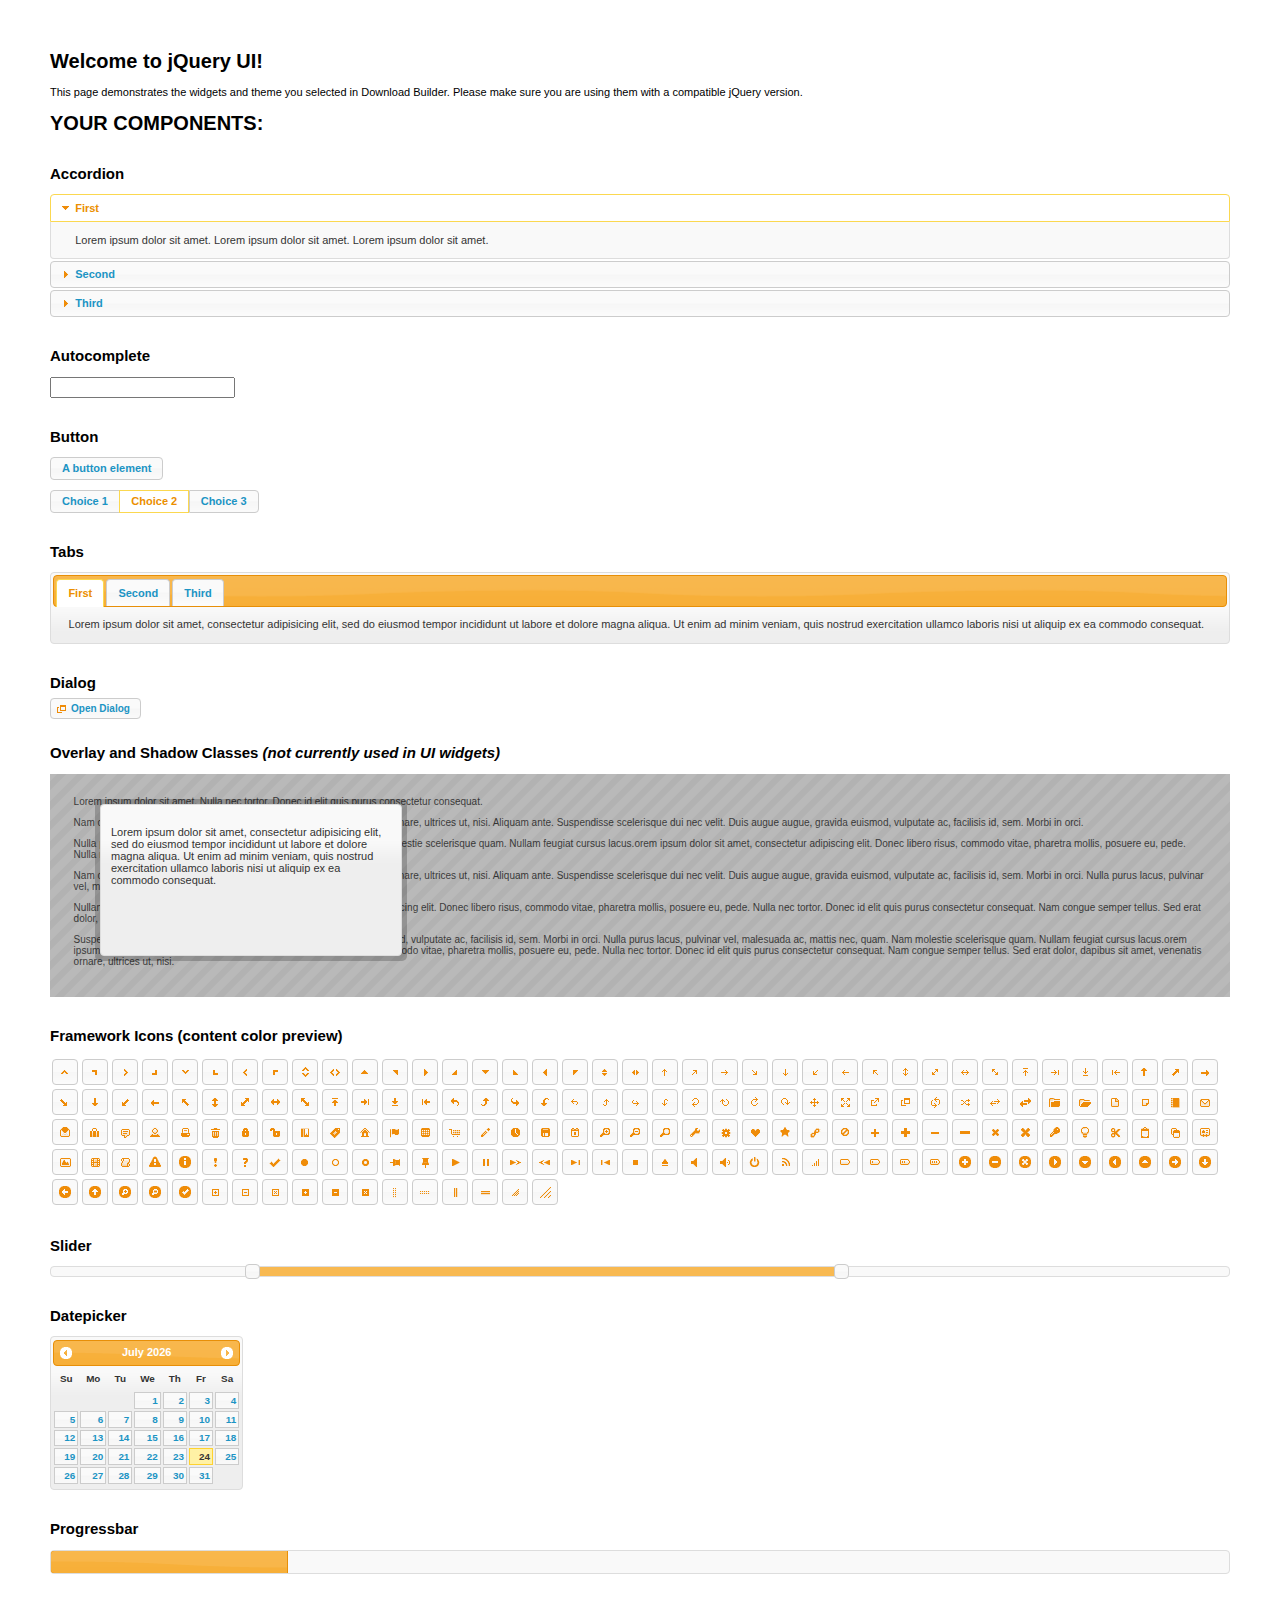
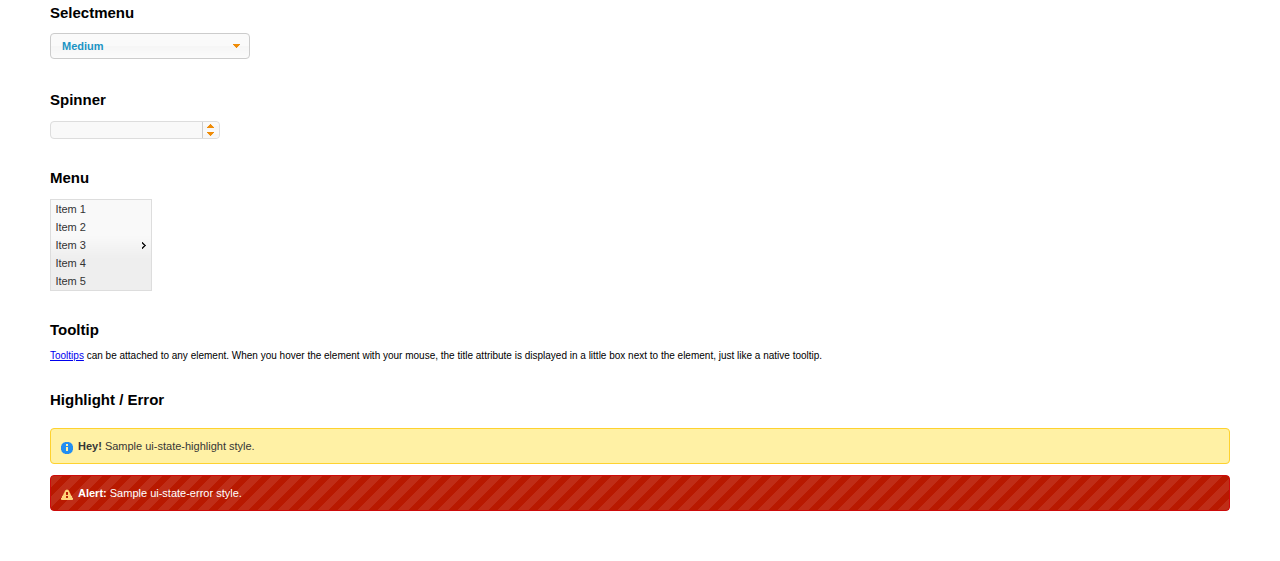
<file: assets/plugins/jquery-ui/index.html>
<!doctype html>
<html lang="us">
<head>
	<meta charset="utf-8">
	<title>jQuery UI Example Page</title>
	<link href="jquery-ui.css" rel="stylesheet">
	<style>
	body{
		font: 62.5% "Trebuchet MS", sans-serif;
		margin: 50px;
	}
	.demoHeaders {
		margin-top: 2em;
	}
	#dialog-link {
		padding: .4em 1em .4em 20px;
		text-decoration: none;
		position: relative;
	}
	#dialog-link span.ui-icon {
		margin: 0 5px 0 0;
		position: absolute;
		left: .2em;
		top: 50%;
		margin-top: -8px;
	}
	#icons {
		margin: 0;
		padding: 0;
	}
	#icons li {
		margin: 2px;
		position: relative;
		padding: 4px 0;
		cursor: pointer;
		float: left;
		list-style: none;
	}
	#icons span.ui-icon {
		float: left;
		margin: 0 4px;
	}
	.fakewindowcontain .ui-widget-overlay {
		position: absolute;
	}
	select {
		width: 200px;
	}
	</style>
</head>
<body>

<h1>Welcome to jQuery UI!</h1>

<div class="ui-widget">
	<p>This page demonstrates the widgets and theme you selected in Download Builder. Please make sure you are using them with a compatible jQuery version.</p>
</div>

<h1>YOUR COMPONENTS:</h1>


<!-- Accordion -->
<h2 class="demoHeaders">Accordion</h2>
<div id="accordion">
	<h3>First</h3>
	<div>Lorem ipsum dolor sit amet. Lorem ipsum dolor sit amet. Lorem ipsum dolor sit amet.</div>
	<h3>Second</h3>
	<div>Phasellus mattis tincidunt nibh.</div>
	<h3>Third</h3>
	<div>Nam dui erat, auctor a, dignissim quis.</div>
</div>



<!-- Autocomplete -->
<h2 class="demoHeaders">Autocomplete</h2>
<div>
	<input id="autocomplete" title="type &quot;a&quot;">
</div>



<!-- Button -->
<h2 class="demoHeaders">Button</h2>
<button id="button">A button element</button>
<form style="margin-top: 1em;">
	<div id="radioset">
		<input type="radio" id="radio1" name="radio"><label for="radio1">Choice 1</label>
		<input type="radio" id="radio2" name="radio" checked="checked"><label for="radio2">Choice 2</label>
		<input type="radio" id="radio3" name="radio"><label for="radio3">Choice 3</label>
	</div>
</form>



<!-- Tabs -->
<h2 class="demoHeaders">Tabs</h2>
<div id="tabs">
	<ul>
		<li><a href="#tabs-1">First</a></li>
		<li><a href="#tabs-2">Second</a></li>
		<li><a href="#tabs-3">Third</a></li>
	</ul>
	<div id="tabs-1">Lorem ipsum dolor sit amet, consectetur adipisicing elit, sed do eiusmod tempor incididunt ut labore et dolore magna aliqua. Ut enim ad minim veniam, quis nostrud exercitation ullamco laboris nisi ut aliquip ex ea commodo consequat.</div>
	<div id="tabs-2">Phasellus mattis tincidunt nibh. Cras orci urna, blandit id, pretium vel, aliquet ornare, felis. Maecenas scelerisque sem non nisl. Fusce sed lorem in enim dictum bibendum.</div>
	<div id="tabs-3">Nam dui erat, auctor a, dignissim quis, sollicitudin eu, felis. Pellentesque nisi urna, interdum eget, sagittis et, consequat vestibulum, lacus. Mauris porttitor ullamcorper augue.</div>
</div>



<!-- Dialog NOTE: Dialog is not generated by UI in this demo so it can be visually styled in themeroller-->
<h2 class="demoHeaders">Dialog</h2>
<p><a href="#" id="dialog-link" class="ui-state-default ui-corner-all"><span class="ui-icon ui-icon-newwin"></span>Open Dialog</a></p>

<h2 class="demoHeaders">Overlay and Shadow Classes <em>(not currently used in UI widgets)</em></h2>
<div style="position: relative; width: 96%; height: 200px; padding:1% 2%; overflow:hidden;" class="fakewindowcontain">
	<p>Lorem ipsum dolor sit amet,  Nulla nec tortor. Donec id elit quis purus consectetur consequat. </p><p>Nam congue semper tellus. Sed erat dolor, dapibus sit amet, venenatis ornare, ultrices ut, nisi. Aliquam ante. Suspendisse scelerisque dui nec velit. Duis augue augue, gravida euismod, vulputate ac, facilisis id, sem. Morbi in orci. </p><p>Nulla purus lacus, pulvinar vel, malesuada ac, mattis nec, quam. Nam molestie scelerisque quam. Nullam feugiat cursus lacus.orem ipsum dolor sit amet, consectetur adipiscing elit. Donec libero risus, commodo vitae, pharetra mollis, posuere eu, pede. Nulla nec tortor. Donec id elit quis purus consectetur consequat. </p><p>Nam congue semper tellus. Sed erat dolor, dapibus sit amet, venenatis ornare, ultrices ut, nisi. Aliquam ante. Suspendisse scelerisque dui nec velit. Duis augue augue, gravida euismod, vulputate ac, facilisis id, sem. Morbi in orci. Nulla purus lacus, pulvinar vel, malesuada ac, mattis nec, quam. Nam molestie scelerisque quam. </p><p>Nullam feugiat cursus lacus.orem ipsum dolor sit amet, consectetur adipiscing elit. Donec libero risus, commodo vitae, pharetra mollis, posuere eu, pede. Nulla nec tortor. Donec id elit quis purus consectetur consequat. Nam congue semper tellus. Sed erat dolor, dapibus sit amet, venenatis ornare, ultrices ut, nisi. Aliquam ante. </p><p>Suspendisse scelerisque dui nec velit. Duis augue augue, gravida euismod, vulputate ac, facilisis id, sem. Morbi in orci. Nulla purus lacus, pulvinar vel, malesuada ac, mattis nec, quam. Nam molestie scelerisque quam. Nullam feugiat cursus lacus.orem ipsum dolor sit amet, consectetur adipiscing elit. Donec libero risus, commodo vitae, pharetra mollis, posuere eu, pede. Nulla nec tortor. Donec id elit quis purus consectetur consequat. Nam congue semper tellus. Sed erat dolor, dapibus sit amet, venenatis ornare, ultrices ut, nisi. </p>

	<!-- ui-dialog -->
	<div class="ui-overlay"><div class="ui-widget-overlay"></div><div class="ui-widget-shadow ui-corner-all" style="width: 302px; height: 152px; position: absolute; left: 50px; top: 30px;"></div></div>
	<div style="position: absolute; width: 280px; height: 130px;left: 50px; top: 30px; padding: 10px;" class="ui-widget ui-widget-content ui-corner-all">
		<div class="ui-dialog-content ui-widget-content" style="background: none; border: 0;">
			<p>Lorem ipsum dolor sit amet, consectetur adipisicing elit, sed do eiusmod tempor incididunt ut labore et dolore magna aliqua. Ut enim ad minim veniam, quis nostrud exercitation ullamco laboris nisi ut aliquip ex ea commodo consequat.</p>
		</div>
	</div>

</div>

<!-- ui-dialog -->
<div id="dialog" title="Dialog Title">
	<p>Lorem ipsum dolor sit amet, consectetur adipisicing elit, sed do eiusmod tempor incididunt ut labore et dolore magna aliqua. Ut enim ad minim veniam, quis nostrud exercitation ullamco laboris nisi ut aliquip ex ea commodo consequat.</p>
</div>



<h2 class="demoHeaders">Framework Icons (content color preview)</h2>
<ul id="icons" class="ui-widget ui-helper-clearfix">
	<li class="ui-state-default ui-corner-all" title=".ui-icon-carat-1-n"><span class="ui-icon ui-icon-carat-1-n"></span></li>
	<li class="ui-state-default ui-corner-all" title=".ui-icon-carat-1-ne"><span class="ui-icon ui-icon-carat-1-ne"></span></li>
	<li class="ui-state-default ui-corner-all" title=".ui-icon-carat-1-e"><span class="ui-icon ui-icon-carat-1-e"></span></li>
	<li class="ui-state-default ui-corner-all" title=".ui-icon-carat-1-se"><span class="ui-icon ui-icon-carat-1-se"></span></li>
	<li class="ui-state-default ui-corner-all" title=".ui-icon-carat-1-s"><span class="ui-icon ui-icon-carat-1-s"></span></li>
	<li class="ui-state-default ui-corner-all" title=".ui-icon-carat-1-sw"><span class="ui-icon ui-icon-carat-1-sw"></span></li>
	<li class="ui-state-default ui-corner-all" title=".ui-icon-carat-1-w"><span class="ui-icon ui-icon-carat-1-w"></span></li>
	<li class="ui-state-default ui-corner-all" title=".ui-icon-carat-1-nw"><span class="ui-icon ui-icon-carat-1-nw"></span></li>
	<li class="ui-state-default ui-corner-all" title=".ui-icon-carat-2-n-s"><span class="ui-icon ui-icon-carat-2-n-s"></span></li>
	<li class="ui-state-default ui-corner-all" title=".ui-icon-carat-2-e-w"><span class="ui-icon ui-icon-carat-2-e-w"></span></li>
	<li class="ui-state-default ui-corner-all" title=".ui-icon-triangle-1-n"><span class="ui-icon ui-icon-triangle-1-n"></span></li>
	<li class="ui-state-default ui-corner-all" title=".ui-icon-triangle-1-ne"><span class="ui-icon ui-icon-triangle-1-ne"></span></li>
	<li class="ui-state-default ui-corner-all" title=".ui-icon-triangle-1-e"><span class="ui-icon ui-icon-triangle-1-e"></span></li>
	<li class="ui-state-default ui-corner-all" title=".ui-icon-triangle-1-se"><span class="ui-icon ui-icon-triangle-1-se"></span></li>
	<li class="ui-state-default ui-corner-all" title=".ui-icon-triangle-1-s"><span class="ui-icon ui-icon-triangle-1-s"></span></li>
	<li class="ui-state-default ui-corner-all" title=".ui-icon-triangle-1-sw"><span class="ui-icon ui-icon-triangle-1-sw"></span></li>
	<li class="ui-state-default ui-corner-all" title=".ui-icon-triangle-1-w"><span class="ui-icon ui-icon-triangle-1-w"></span></li>
	<li class="ui-state-default ui-corner-all" title=".ui-icon-triangle-1-nw"><span class="ui-icon ui-icon-triangle-1-nw"></span></li>
	<li class="ui-state-default ui-corner-all" title=".ui-icon-triangle-2-n-s"><span class="ui-icon ui-icon-triangle-2-n-s"></span></li>
	<li class="ui-state-default ui-corner-all" title=".ui-icon-triangle-2-e-w"><span class="ui-icon ui-icon-triangle-2-e-w"></span></li>
	<li class="ui-state-default ui-corner-all" title=".ui-icon-arrow-1-n"><span class="ui-icon ui-icon-arrow-1-n"></span></li>
	<li class="ui-state-default ui-corner-all" title=".ui-icon-arrow-1-ne"><span class="ui-icon ui-icon-arrow-1-ne"></span></li>
	<li class="ui-state-default ui-corner-all" title=".ui-icon-arrow-1-e"><span class="ui-icon ui-icon-arrow-1-e"></span></li>
	<li class="ui-state-default ui-corner-all" title=".ui-icon-arrow-1-se"><span class="ui-icon ui-icon-arrow-1-se"></span></li>
	<li class="ui-state-default ui-corner-all" title=".ui-icon-arrow-1-s"><span class="ui-icon ui-icon-arrow-1-s"></span></li>
	<li class="ui-state-default ui-corner-all" title=".ui-icon-arrow-1-sw"><span class="ui-icon ui-icon-arrow-1-sw"></span></li>
	<li class="ui-state-default ui-corner-all" title=".ui-icon-arrow-1-w"><span class="ui-icon ui-icon-arrow-1-w"></span></li>
	<li class="ui-state-default ui-corner-all" title=".ui-icon-arrow-1-nw"><span class="ui-icon ui-icon-arrow-1-nw"></span></li>
	<li class="ui-state-default ui-corner-all" title=".ui-icon-arrow-2-n-s"><span class="ui-icon ui-icon-arrow-2-n-s"></span></li>
	<li class="ui-state-default ui-corner-all" title=".ui-icon-arrow-2-ne-sw"><span class="ui-icon ui-icon-arrow-2-ne-sw"></span></li>
	<li class="ui-state-default ui-corner-all" title=".ui-icon-arrow-2-e-w"><span class="ui-icon ui-icon-arrow-2-e-w"></span></li>
	<li class="ui-state-default ui-corner-all" title=".ui-icon-arrow-2-se-nw"><span class="ui-icon ui-icon-arrow-2-se-nw"></span></li>
	<li class="ui-state-default ui-corner-all" title=".ui-icon-arrowstop-1-n"><span class="ui-icon ui-icon-arrowstop-1-n"></span></li>
	<li class="ui-state-default ui-corner-all" title=".ui-icon-arrowstop-1-e"><span class="ui-icon ui-icon-arrowstop-1-e"></span></li>
	<li class="ui-state-default ui-corner-all" title=".ui-icon-arrowstop-1-s"><span class="ui-icon ui-icon-arrowstop-1-s"></span></li>
	<li class="ui-state-default ui-corner-all" title=".ui-icon-arrowstop-1-w"><span class="ui-icon ui-icon-arrowstop-1-w"></span></li>
	<li class="ui-state-default ui-corner-all" title=".ui-icon-arrowthick-1-n"><span class="ui-icon ui-icon-arrowthick-1-n"></span></li>
	<li class="ui-state-default ui-corner-all" title=".ui-icon-arrowthick-1-ne"><span class="ui-icon ui-icon-arrowthick-1-ne"></span></li>
	<li class="ui-state-default ui-corner-all" title=".ui-icon-arrowthick-1-e"><span class="ui-icon ui-icon-arrowthick-1-e"></span></li>
	<li class="ui-state-default ui-corner-all" title=".ui-icon-arrowthick-1-se"><span class="ui-icon ui-icon-arrowthick-1-se"></span></li>
	<li class="ui-state-default ui-corner-all" title=".ui-icon-arrowthick-1-s"><span class="ui-icon ui-icon-arrowthick-1-s"></span></li>
	<li class="ui-state-default ui-corner-all" title=".ui-icon-arrowthick-1-sw"><span class="ui-icon ui-icon-arrowthick-1-sw"></span></li>
	<li class="ui-state-default ui-corner-all" title=".ui-icon-arrowthick-1-w"><span class="ui-icon ui-icon-arrowthick-1-w"></span></li>
	<li class="ui-state-default ui-corner-all" title=".ui-icon-arrowthick-1-nw"><span class="ui-icon ui-icon-arrowthick-1-nw"></span></li>
	<li class="ui-state-default ui-corner-all" title=".ui-icon-arrowthick-2-n-s"><span class="ui-icon ui-icon-arrowthick-2-n-s"></span></li>
	<li class="ui-state-default ui-corner-all" title=".ui-icon-arrowthick-2-ne-sw"><span class="ui-icon ui-icon-arrowthick-2-ne-sw"></span></li>
	<li class="ui-state-default ui-corner-all" title=".ui-icon-arrowthick-2-e-w"><span class="ui-icon ui-icon-arrowthick-2-e-w"></span></li>
	<li class="ui-state-default ui-corner-all" title=".ui-icon-arrowthick-2-se-nw"><span class="ui-icon ui-icon-arrowthick-2-se-nw"></span></li>
	<li class="ui-state-default ui-corner-all" title=".ui-icon-arrowthickstop-1-n"><span class="ui-icon ui-icon-arrowthickstop-1-n"></span></li>
	<li class="ui-state-default ui-corner-all" title=".ui-icon-arrowthickstop-1-e"><span class="ui-icon ui-icon-arrowthickstop-1-e"></span></li>
	<li class="ui-state-default ui-corner-all" title=".ui-icon-arrowthickstop-1-s"><span class="ui-icon ui-icon-arrowthickstop-1-s"></span></li>
	<li class="ui-state-default ui-corner-all" title=".ui-icon-arrowthickstop-1-w"><span class="ui-icon ui-icon-arrowthickstop-1-w"></span></li>
	<li class="ui-state-default ui-corner-all" title=".ui-icon-arrowreturnthick-1-w"><span class="ui-icon ui-icon-arrowreturnthick-1-w"></span></li>
	<li class="ui-state-default ui-corner-all" title=".ui-icon-arrowreturnthick-1-n"><span class="ui-icon ui-icon-arrowreturnthick-1-n"></span></li>
	<li class="ui-state-default ui-corner-all" title=".ui-icon-arrowreturnthick-1-e"><span class="ui-icon ui-icon-arrowreturnthick-1-e"></span></li>
	<li class="ui-state-default ui-corner-all" title=".ui-icon-arrowreturnthick-1-s"><span class="ui-icon ui-icon-arrowreturnthick-1-s"></span></li>
	<li class="ui-state-default ui-corner-all" title=".ui-icon-arrowreturn-1-w"><span class="ui-icon ui-icon-arrowreturn-1-w"></span></li>
	<li class="ui-state-default ui-corner-all" title=".ui-icon-arrowreturn-1-n"><span class="ui-icon ui-icon-arrowreturn-1-n"></span></li>
	<li class="ui-state-default ui-corner-all" title=".ui-icon-arrowreturn-1-e"><span class="ui-icon ui-icon-arrowreturn-1-e"></span></li>
	<li class="ui-state-default ui-corner-all" title=".ui-icon-arrowreturn-1-s"><span class="ui-icon ui-icon-arrowreturn-1-s"></span></li>
	<li class="ui-state-default ui-corner-all" title=".ui-icon-arrowrefresh-1-w"><span class="ui-icon ui-icon-arrowrefresh-1-w"></span></li>
	<li class="ui-state-default ui-corner-all" title=".ui-icon-arrowrefresh-1-n"><span class="ui-icon ui-icon-arrowrefresh-1-n"></span></li>
	<li class="ui-state-default ui-corner-all" title=".ui-icon-arrowrefresh-1-e"><span class="ui-icon ui-icon-arrowrefresh-1-e"></span></li>
	<li class="ui-state-default ui-corner-all" title=".ui-icon-arrowrefresh-1-s"><span class="ui-icon ui-icon-arrowrefresh-1-s"></span></li>
	<li class="ui-state-default ui-corner-all" title=".ui-icon-arrow-4"><span class="ui-icon ui-icon-arrow-4"></span></li>
	<li class="ui-state-default ui-corner-all" title=".ui-icon-arrow-4-diag"><span class="ui-icon ui-icon-arrow-4-diag"></span></li>
	<li class="ui-state-default ui-corner-all" title=".ui-icon-extlink"><span class="ui-icon ui-icon-extlink"></span></li>
	<li class="ui-state-default ui-corner-all" title=".ui-icon-newwin"><span class="ui-icon ui-icon-newwin"></span></li>
	<li class="ui-state-default ui-corner-all" title=".ui-icon-refresh"><span class="ui-icon ui-icon-refresh"></span></li>
	<li class="ui-state-default ui-corner-all" title=".ui-icon-shuffle"><span class="ui-icon ui-icon-shuffle"></span></li>
	<li class="ui-state-default ui-corner-all" title=".ui-icon-transfer-e-w"><span class="ui-icon ui-icon-transfer-e-w"></span></li>
	<li class="ui-state-default ui-corner-all" title=".ui-icon-transferthick-e-w"><span class="ui-icon ui-icon-transferthick-e-w"></span></li>
	<li class="ui-state-default ui-corner-all" title=".ui-icon-folder-collapsed"><span class="ui-icon ui-icon-folder-collapsed"></span></li>
	<li class="ui-state-default ui-corner-all" title=".ui-icon-folder-open"><span class="ui-icon ui-icon-folder-open"></span></li>
	<li class="ui-state-default ui-corner-all" title=".ui-icon-document"><span class="ui-icon ui-icon-document"></span></li>
	<li class="ui-state-default ui-corner-all" title=".ui-icon-document-b"><span class="ui-icon ui-icon-document-b"></span></li>
	<li class="ui-state-default ui-corner-all" title=".ui-icon-note"><span class="ui-icon ui-icon-note"></span></li>
	<li class="ui-state-default ui-corner-all" title=".ui-icon-mail-closed"><span class="ui-icon ui-icon-mail-closed"></span></li>
	<li class="ui-state-default ui-corner-all" title=".ui-icon-mail-open"><span class="ui-icon ui-icon-mail-open"></span></li>
	<li class="ui-state-default ui-corner-all" title=".ui-icon-suitcase"><span class="ui-icon ui-icon-suitcase"></span></li>
	<li class="ui-state-default ui-corner-all" title=".ui-icon-comment"><span class="ui-icon ui-icon-comment"></span></li>
	<li class="ui-state-default ui-corner-all" title=".ui-icon-person"><span class="ui-icon ui-icon-person"></span></li>
	<li class="ui-state-default ui-corner-all" title=".ui-icon-print"><span class="ui-icon ui-icon-print"></span></li>
	<li class="ui-state-default ui-corner-all" title=".ui-icon-trash"><span class="ui-icon ui-icon-trash"></span></li>
	<li class="ui-state-default ui-corner-all" title=".ui-icon-locked"><span class="ui-icon ui-icon-locked"></span></li>
	<li class="ui-state-default ui-corner-all" title=".ui-icon-unlocked"><span class="ui-icon ui-icon-unlocked"></span></li>
	<li class="ui-state-default ui-corner-all" title=".ui-icon-bookmark"><span class="ui-icon ui-icon-bookmark"></span></li>
	<li class="ui-state-default ui-corner-all" title=".ui-icon-tag"><span class="ui-icon ui-icon-tag"></span></li>
	<li class="ui-state-default ui-corner-all" title=".ui-icon-home"><span class="ui-icon ui-icon-home"></span></li>
	<li class="ui-state-default ui-corner-all" title=".ui-icon-flag"><span class="ui-icon ui-icon-flag"></span></li>
	<li class="ui-state-default ui-corner-all" title=".ui-icon-calculator"><span class="ui-icon ui-icon-calculator"></span></li>
	<li class="ui-state-default ui-corner-all" title=".ui-icon-cart"><span class="ui-icon ui-icon-cart"></span></li>
	<li class="ui-state-default ui-corner-all" title=".ui-icon-pencil"><span class="ui-icon ui-icon-pencil"></span></li>
	<li class="ui-state-default ui-corner-all" title=".ui-icon-clock"><span class="ui-icon ui-icon-clock"></span></li>
	<li class="ui-state-default ui-corner-all" title=".ui-icon-disk"><span class="ui-icon ui-icon-disk"></span></li>
	<li class="ui-state-default ui-corner-all" title=".ui-icon-calendar"><span class="ui-icon ui-icon-calendar"></span></li>
	<li class="ui-state-default ui-corner-all" title=".ui-icon-zoomin"><span class="ui-icon ui-icon-zoomin"></span></li>
	<li class="ui-state-default ui-corner-all" title=".ui-icon-zoomout"><span class="ui-icon ui-icon-zoomout"></span></li>
	<li class="ui-state-default ui-corner-all" title=".ui-icon-search"><span class="ui-icon ui-icon-search"></span></li>
	<li class="ui-state-default ui-corner-all" title=".ui-icon-wrench"><span class="ui-icon ui-icon-wrench"></span></li>
	<li class="ui-state-default ui-corner-all" title=".ui-icon-gear"><span class="ui-icon ui-icon-gear"></span></li>
	<li class="ui-state-default ui-corner-all" title=".ui-icon-heart"><span class="ui-icon ui-icon-heart"></span></li>
	<li class="ui-state-default ui-corner-all" title=".ui-icon-star"><span class="ui-icon ui-icon-star"></span></li>
	<li class="ui-state-default ui-corner-all" title=".ui-icon-link"><span class="ui-icon ui-icon-link"></span></li>
	<li class="ui-state-default ui-corner-all" title=".ui-icon-cancel"><span class="ui-icon ui-icon-cancel"></span></li>
	<li class="ui-state-default ui-corner-all" title=".ui-icon-plus"><span class="ui-icon ui-icon-plus"></span></li>
	<li class="ui-state-default ui-corner-all" title=".ui-icon-plusthick"><span class="ui-icon ui-icon-plusthick"></span></li>
	<li class="ui-state-default ui-corner-all" title=".ui-icon-minus"><span class="ui-icon ui-icon-minus"></span></li>
	<li class="ui-state-default ui-corner-all" title=".ui-icon-minusthick"><span class="ui-icon ui-icon-minusthick"></span></li>
	<li class="ui-state-default ui-corner-all" title=".ui-icon-close"><span class="ui-icon ui-icon-close"></span></li>
	<li class="ui-state-default ui-corner-all" title=".ui-icon-closethick"><span class="ui-icon ui-icon-closethick"></span></li>
	<li class="ui-state-default ui-corner-all" title=".ui-icon-key"><span class="ui-icon ui-icon-key"></span></li>
	<li class="ui-state-default ui-corner-all" title=".ui-icon-lightbulb"><span class="ui-icon ui-icon-lightbulb"></span></li>
	<li class="ui-state-default ui-corner-all" title=".ui-icon-scissors"><span class="ui-icon ui-icon-scissors"></span></li>
	<li class="ui-state-default ui-corner-all" title=".ui-icon-clipboard"><span class="ui-icon ui-icon-clipboard"></span></li>
	<li class="ui-state-default ui-corner-all" title=".ui-icon-copy"><span class="ui-icon ui-icon-copy"></span></li>
	<li class="ui-state-default ui-corner-all" title=".ui-icon-contact"><span class="ui-icon ui-icon-contact"></span></li>
	<li class="ui-state-default ui-corner-all" title=".ui-icon-image"><span class="ui-icon ui-icon-image"></span></li>
	<li class="ui-state-default ui-corner-all" title=".ui-icon-video"><span class="ui-icon ui-icon-video"></span></li>
	<li class="ui-state-default ui-corner-all" title=".ui-icon-script"><span class="ui-icon ui-icon-script"></span></li>
	<li class="ui-state-default ui-corner-all" title=".ui-icon-alert"><span class="ui-icon ui-icon-alert"></span></li>
	<li class="ui-state-default ui-corner-all" title=".ui-icon-info"><span class="ui-icon ui-icon-info"></span></li>
	<li class="ui-state-default ui-corner-all" title=".ui-icon-notice"><span class="ui-icon ui-icon-notice"></span></li>
	<li class="ui-state-default ui-corner-all" title=".ui-icon-help"><span class="ui-icon ui-icon-help"></span></li>
	<li class="ui-state-default ui-corner-all" title=".ui-icon-check"><span class="ui-icon ui-icon-check"></span></li>
	<li class="ui-state-default ui-corner-all" title=".ui-icon-bullet"><span class="ui-icon ui-icon-bullet"></span></li>
	<li class="ui-state-default ui-corner-all" title=".ui-icon-radio-off"><span class="ui-icon ui-icon-radio-off"></span></li>
	<li class="ui-state-default ui-corner-all" title=".ui-icon-radio-on"><span class="ui-icon ui-icon-radio-on"></span></li>
	<li class="ui-state-default ui-corner-all" title=".ui-icon-pin-w"><span class="ui-icon ui-icon-pin-w"></span></li>
	<li class="ui-state-default ui-corner-all" title=".ui-icon-pin-s"><span class="ui-icon ui-icon-pin-s"></span></li>
	<li class="ui-state-default ui-corner-all" title=".ui-icon-play"><span class="ui-icon ui-icon-play"></span></li>
	<li class="ui-state-default ui-corner-all" title=".ui-icon-pause"><span class="ui-icon ui-icon-pause"></span></li>
	<li class="ui-state-default ui-corner-all" title=".ui-icon-seek-next"><span class="ui-icon ui-icon-seek-next"></span></li>
	<li class="ui-state-default ui-corner-all" title=".ui-icon-seek-prev"><span class="ui-icon ui-icon-seek-prev"></span></li>
	<li class="ui-state-default ui-corner-all" title=".ui-icon-seek-end"><span class="ui-icon ui-icon-seek-end"></span></li>
	<li class="ui-state-default ui-corner-all" title=".ui-icon-seek-first"><span class="ui-icon ui-icon-seek-first"></span></li>
	<li class="ui-state-default ui-corner-all" title=".ui-icon-stop"><span class="ui-icon ui-icon-stop"></span></li>
	<li class="ui-state-default ui-corner-all" title=".ui-icon-eject"><span class="ui-icon ui-icon-eject"></span></li>
	<li class="ui-state-default ui-corner-all" title=".ui-icon-volume-off"><span class="ui-icon ui-icon-volume-off"></span></li>
	<li class="ui-state-default ui-corner-all" title=".ui-icon-volume-on"><span class="ui-icon ui-icon-volume-on"></span></li>
	<li class="ui-state-default ui-corner-all" title=".ui-icon-power"><span class="ui-icon ui-icon-power"></span></li>
	<li class="ui-state-default ui-corner-all" title=".ui-icon-signal-diag"><span class="ui-icon ui-icon-signal-diag"></span></li>
	<li class="ui-state-default ui-corner-all" title=".ui-icon-signal"><span class="ui-icon ui-icon-signal"></span></li>
	<li class="ui-state-default ui-corner-all" title=".ui-icon-battery-0"><span class="ui-icon ui-icon-battery-0"></span></li>
	<li class="ui-state-default ui-corner-all" title=".ui-icon-battery-1"><span class="ui-icon ui-icon-battery-1"></span></li>
	<li class="ui-state-default ui-corner-all" title=".ui-icon-battery-2"><span class="ui-icon ui-icon-battery-2"></span></li>
	<li class="ui-state-default ui-corner-all" title=".ui-icon-battery-3"><span class="ui-icon ui-icon-battery-3"></span></li>
	<li class="ui-state-default ui-corner-all" title=".ui-icon-circle-plus"><span class="ui-icon ui-icon-circle-plus"></span></li>
	<li class="ui-state-default ui-corner-all" title=".ui-icon-circle-minus"><span class="ui-icon ui-icon-circle-minus"></span></li>
	<li class="ui-state-default ui-corner-all" title=".ui-icon-circle-close"><span class="ui-icon ui-icon-circle-close"></span></li>
	<li class="ui-state-default ui-corner-all" title=".ui-icon-circle-triangle-e"><span class="ui-icon ui-icon-circle-triangle-e"></span></li>
	<li class="ui-state-default ui-corner-all" title=".ui-icon-circle-triangle-s"><span class="ui-icon ui-icon-circle-triangle-s"></span></li>
	<li class="ui-state-default ui-corner-all" title=".ui-icon-circle-triangle-w"><span class="ui-icon ui-icon-circle-triangle-w"></span></li>
	<li class="ui-state-default ui-corner-all" title=".ui-icon-circle-triangle-n"><span class="ui-icon ui-icon-circle-triangle-n"></span></li>
	<li class="ui-state-default ui-corner-all" title=".ui-icon-circle-arrow-e"><span class="ui-icon ui-icon-circle-arrow-e"></span></li>
	<li class="ui-state-default ui-corner-all" title=".ui-icon-circle-arrow-s"><span class="ui-icon ui-icon-circle-arrow-s"></span></li>
	<li class="ui-state-default ui-corner-all" title=".ui-icon-circle-arrow-w"><span class="ui-icon ui-icon-circle-arrow-w"></span></li>
	<li class="ui-state-default ui-corner-all" title=".ui-icon-circle-arrow-n"><span class="ui-icon ui-icon-circle-arrow-n"></span></li>
	<li class="ui-state-default ui-corner-all" title=".ui-icon-circle-zoomin"><span class="ui-icon ui-icon-circle-zoomin"></span></li>
	<li class="ui-state-default ui-corner-all" title=".ui-icon-circle-zoomout"><span class="ui-icon ui-icon-circle-zoomout"></span></li>
	<li class="ui-state-default ui-corner-all" title=".ui-icon-circle-check"><span class="ui-icon ui-icon-circle-check"></span></li>
	<li class="ui-state-default ui-corner-all" title=".ui-icon-circlesmall-plus"><span class="ui-icon ui-icon-circlesmall-plus"></span></li>
	<li class="ui-state-default ui-corner-all" title=".ui-icon-circlesmall-minus"><span class="ui-icon ui-icon-circlesmall-minus"></span></li>
	<li class="ui-state-default ui-corner-all" title=".ui-icon-circlesmall-close"><span class="ui-icon ui-icon-circlesmall-close"></span></li>
	<li class="ui-state-default ui-corner-all" title=".ui-icon-squaresmall-plus"><span class="ui-icon ui-icon-squaresmall-plus"></span></li>
	<li class="ui-state-default ui-corner-all" title=".ui-icon-squaresmall-minus"><span class="ui-icon ui-icon-squaresmall-minus"></span></li>
	<li class="ui-state-default ui-corner-all" title=".ui-icon-squaresmall-close"><span class="ui-icon ui-icon-squaresmall-close"></span></li>
	<li class="ui-state-default ui-corner-all" title=".ui-icon-grip-dotted-vertical"><span class="ui-icon ui-icon-grip-dotted-vertical"></span></li>
	<li class="ui-state-default ui-corner-all" title=".ui-icon-grip-dotted-horizontal"><span class="ui-icon ui-icon-grip-dotted-horizontal"></span></li>
	<li class="ui-state-default ui-corner-all" title=".ui-icon-grip-solid-vertical"><span class="ui-icon ui-icon-grip-solid-vertical"></span></li>
	<li class="ui-state-default ui-corner-all" title=".ui-icon-grip-solid-horizontal"><span class="ui-icon ui-icon-grip-solid-horizontal"></span></li>
	<li class="ui-state-default ui-corner-all" title=".ui-icon-gripsmall-diagonal-se"><span class="ui-icon ui-icon-gripsmall-diagonal-se"></span></li>
	<li class="ui-state-default ui-corner-all" title=".ui-icon-grip-diagonal-se"><span class="ui-icon ui-icon-grip-diagonal-se"></span></li>
</ul>


<!-- Slider -->
<h2 class="demoHeaders">Slider</h2>
<div id="slider"></div>



<!-- Datepicker -->
<h2 class="demoHeaders">Datepicker</h2>
<div id="datepicker"></div>



<!-- Progressbar -->
<h2 class="demoHeaders">Progressbar</h2>
<div id="progressbar"></div>



<!-- Progressbar -->
<h2 class="demoHeaders">Selectmenu</h2>
<select id="selectmenu">
	<option>Slower</option>
	<option>Slow</option>
	<option selected="selected">Medium</option>
	<option>Fast</option>
	<option>Faster</option>
</select>



<!-- Spinner -->
<h2 class="demoHeaders">Spinner</h2>
<input id="spinner">



<!-- Menu -->
<h2 class="demoHeaders">Menu</h2>
<ul style="width:100px;" id="menu">
	<li>Item 1</li>
	<li>Item 2</li>
	<li>Item 3
		<ul>
			<li>Item 3-1</li>
			<li>Item 3-2</li>
			<li>Item 3-3</li>
			<li>Item 3-4</li>
			<li>Item 3-5</li>
		</ul>
	</li>
	<li>Item 4</li>
	<li>Item 5</li>
</ul>



<!-- Tooltip -->
<h2 class="demoHeaders">Tooltip</h2>
<p id="tooltip">
	<a href="#" title="That&apos;s what this widget is">Tooltips</a> can be attached to any element. When you hover
the element with your mouse, the title attribute is displayed in a little box next to the element, just like a native tooltip.
</p>


<!-- Highlight / Error -->
<h2 class="demoHeaders">Highlight / Error</h2>
<div class="ui-widget">
	<div class="ui-state-highlight ui-corner-all" style="margin-top: 20px; padding: 0 .7em;">
		<p><span class="ui-icon ui-icon-info" style="float: left; margin-right: .3em;"></span>
		<strong>Hey!</strong> Sample ui-state-highlight style.</p>
	</div>
</div>
<br>
<div class="ui-widget">
	<div class="ui-state-error ui-corner-all" style="padding: 0 .7em;">
		<p><span class="ui-icon ui-icon-alert" style="float: left; margin-right: .3em;"></span>
		<strong>Alert:</strong> Sample ui-state-error style.</p>
	</div>
</div>

<script src="external/jquery/jquery.js"></script>
<script src="jquery-ui.js"></script>
<script>

$( "#accordion" ).accordion();



var availableTags = [
	"ActionScript",
	"AppleScript",
	"Asp",
	"BASIC",
	"C",
	"C++",
	"Clojure",
	"COBOL",
	"ColdFusion",
	"Erlang",
	"Fortran",
	"Groovy",
	"Haskell",
	"Java",
	"JavaScript",
	"Lisp",
	"Perl",
	"PHP",
	"Python",
	"Ruby",
	"Scala",
	"Scheme"
];
$( "#autocomplete" ).autocomplete({
	source: availableTags
});



$( "#button" ).button();
$( "#radioset" ).buttonset();



$( "#tabs" ).tabs();



$( "#dialog" ).dialog({
	autoOpen: false,
	width: 400,
	buttons: [
		{
			text: "Ok",
			click: function() {
				$( this ).dialog( "close" );
			}
		},
		{
			text: "Cancel",
			click: function() {
				$( this ).dialog( "close" );
			}
		}
	]
});

// Link to open the dialog
$( "#dialog-link" ).click(function( event ) {
	$( "#dialog" ).dialog( "open" );
	event.preventDefault();
});



$( "#datepicker" ).datepicker({
	inline: true
});



$( "#slider" ).slider({
	range: true,
	values: [ 17, 67 ]
});



$( "#progressbar" ).progressbar({
	value: 20
});



$( "#spinner" ).spinner();



$( "#menu" ).menu();



$( "#tooltip" ).tooltip();



$( "#selectmenu" ).selectmenu();


// Hover states on the static widgets
$( "#dialog-link, #icons li" ).hover(
	function() {
		$( this ).addClass( "ui-state-hover" );
	},
	function() {
		$( this ).removeClass( "ui-state-hover" );
	}
);
</script>
</body>
</html>
</file>
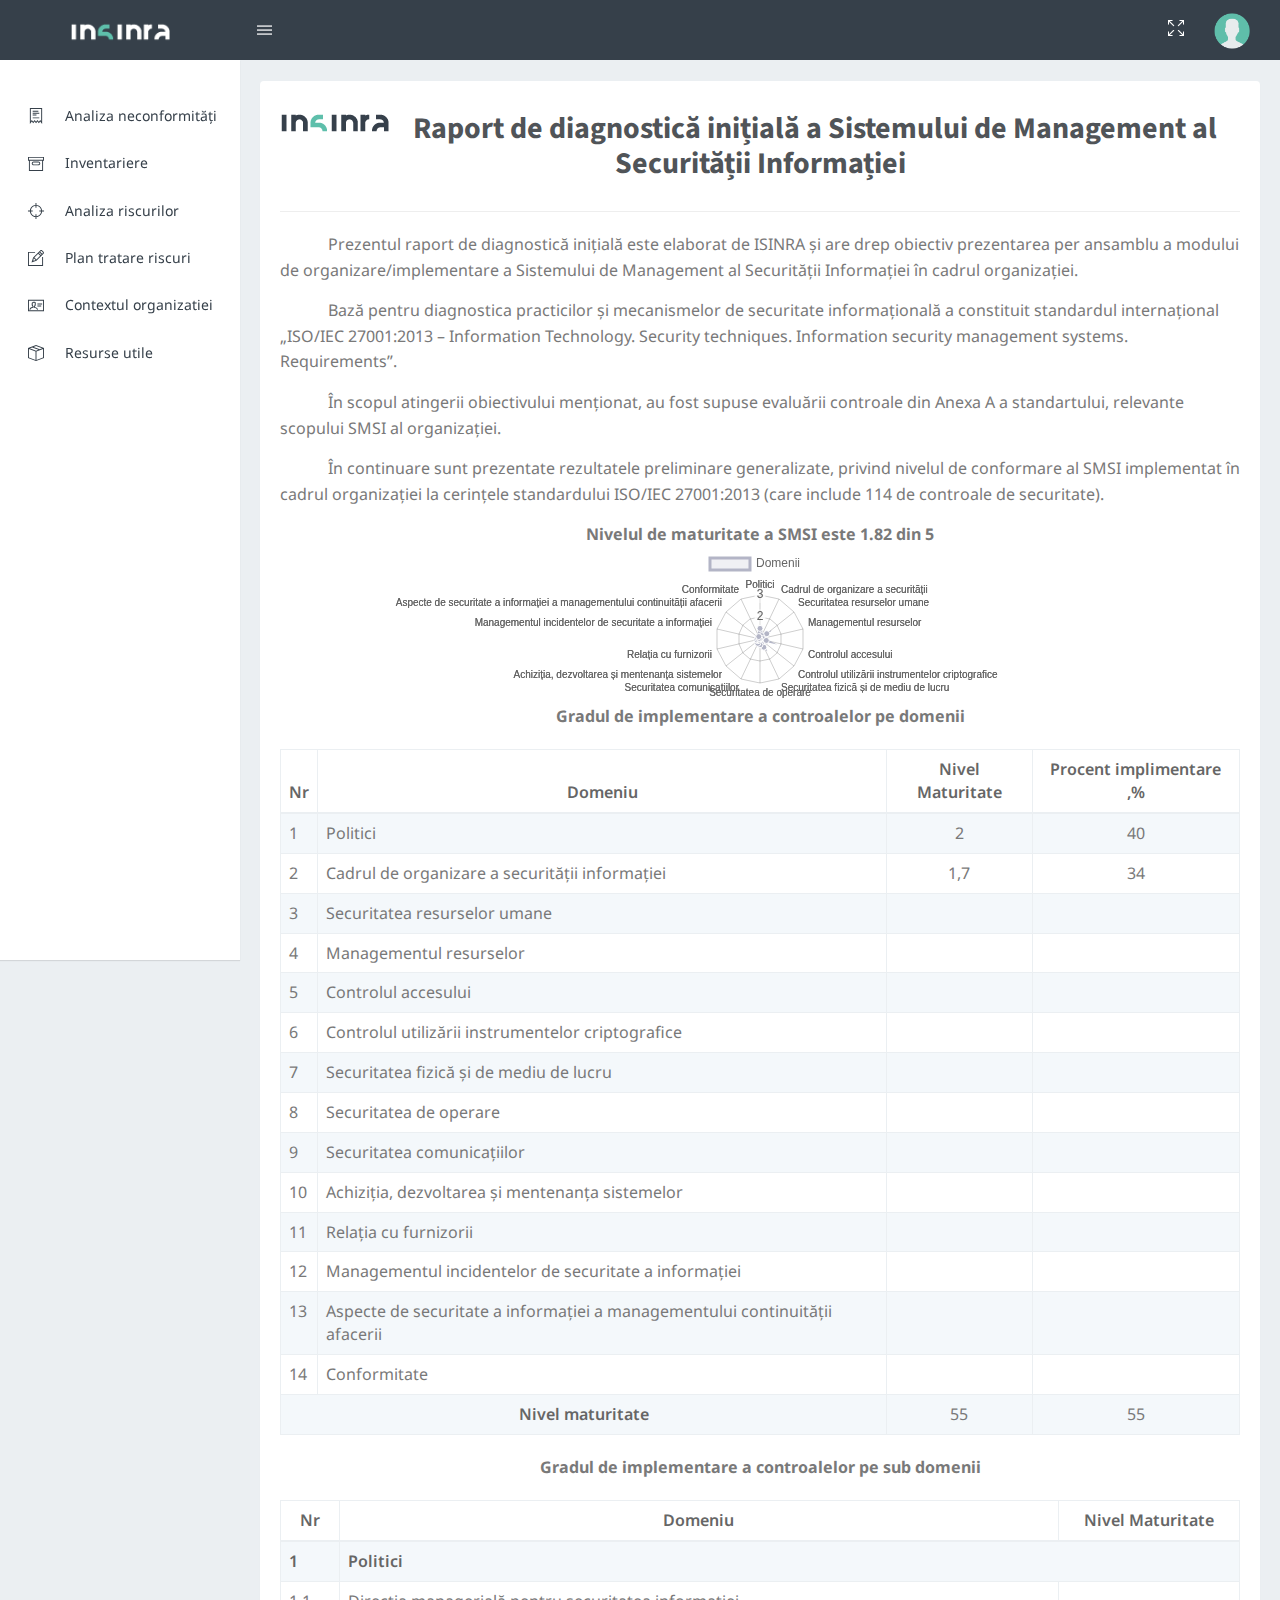
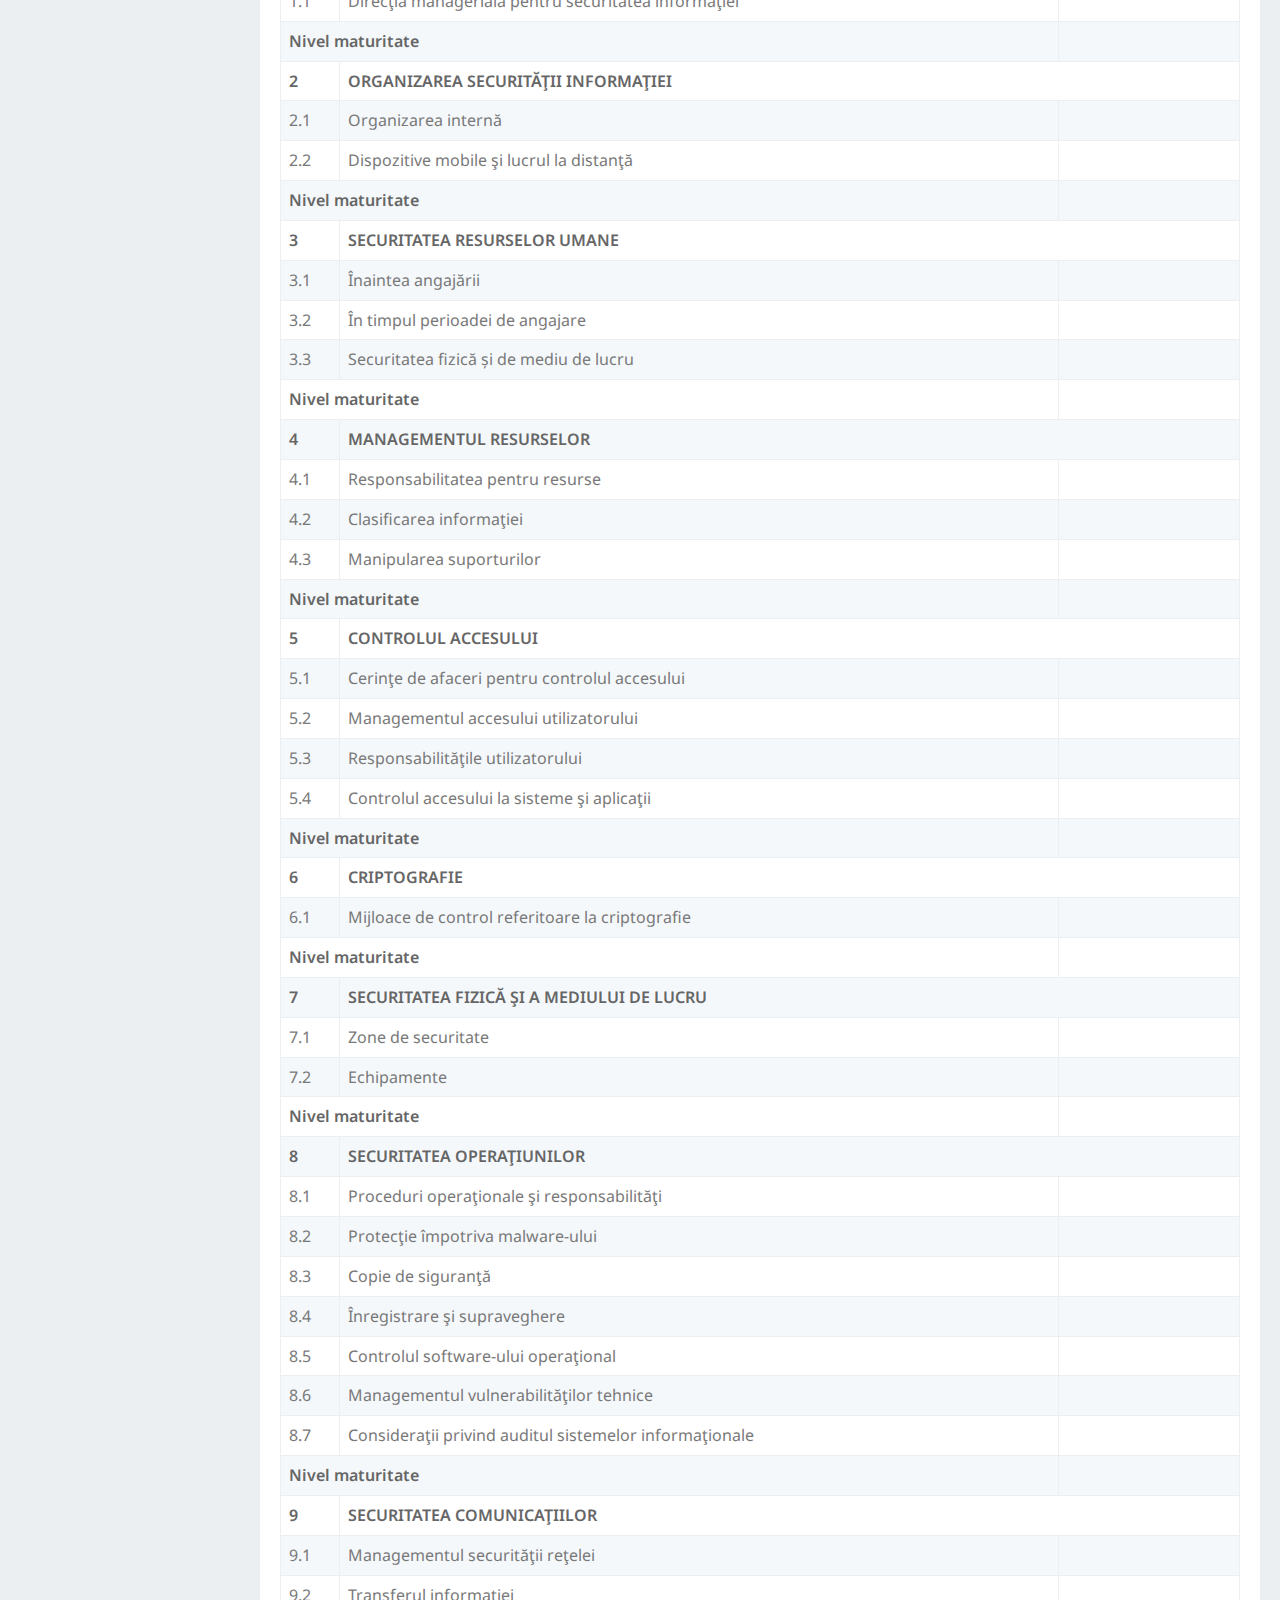
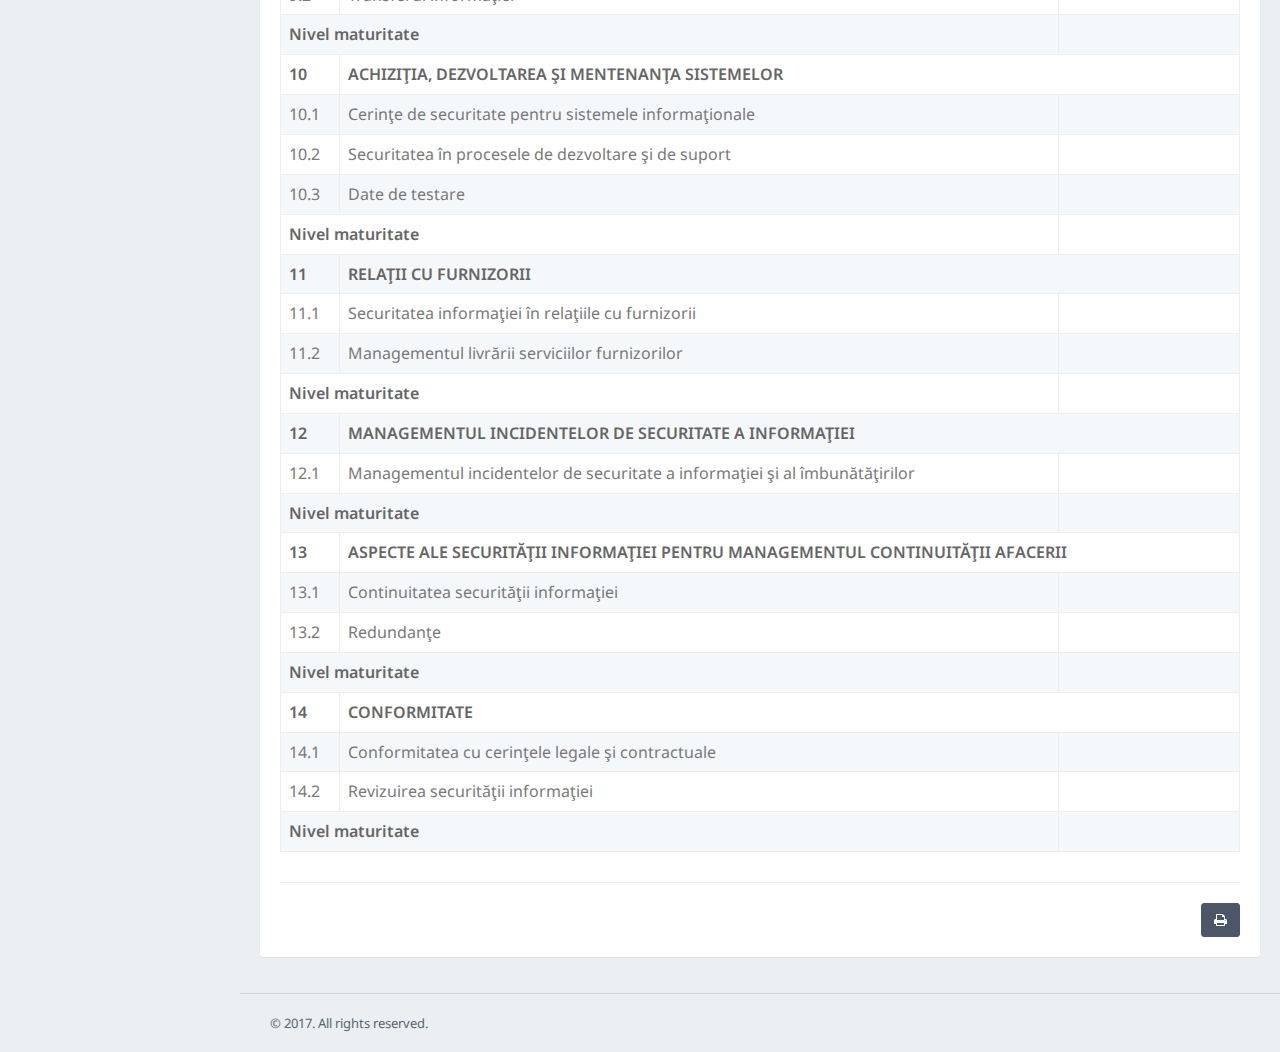
<file: anexaA_raport.html>
<!DOCTYPE html>
<html>
    <head>
        <meta charset="utf-8">
        <meta name="viewport" content="width=device-width, initial-scale=1.0">
        <meta name="description" content="A fully featured admin theme which can be used to build CRM, CMS, etc.">
        <meta name="author" content="Coderthemes">

        <link rel="shortcut icon" href="assets/images/flavicon_1.ico">

        <title>ISINRA - planificare SMSI</title>
        
        <link href="assets/css/bootstrap.min.css" rel="stylesheet" type="text/css" />
        <link href="assets/css/core.css" rel="stylesheet" type="text/css" />
        <link href="assets/css/components.css" rel="stylesheet" type="text/css" />
        <link href="assets/css/icons.css" rel="stylesheet" type="text/css" />
        <link href="assets/css/pages.css" rel="stylesheet" type="text/css" />
        <link href="assets/css/responsive.css" rel="stylesheet" type="text/css" />

        <!-- HTML5 Shiv and Respond.js IE8 support of HTML5 elements and media queries -->
        <!-- WARNING: Respond.js doesn't work if you view the page via file:// -->
        <!--[if lt IE 9]>
        <script src="https://oss.maxcdn.com/libs/html5shiv/3.7.0/html5shiv.js"></script>
        <script src="https://oss.maxcdn.com/libs/respond.js/1.3.0/respond.min.js"></script>
        <![endif]-->

        <script src="assets/js/modernizr.min.js"></script>

    </head>


    <body class="fixed-left">

        <!-- Begin page -->
        <div id="wrapper">

            <!-- Top Bar Start -->
            <div class="topbar">

                <!-- LOGO -->
                <div class="topbar-left">
                    <div class="text-center">
                       
                     <a href="index.html" class="logo">
                            <i class="icon-c-logo"> <img src="assets/images/logo_sm.png" height="42"/> </i>
                            <span><img src="assets/images/logo_light.png" height="20"/></span>
                        </a>                
                    </div>
                </div>

                <!-- Button mobile view to collapse sidebar menu -->
                <div class="navbar navbar-default" role="navigation">
                    <div class="container">
                        <div class="">
                           <div class="pull-left">
                                <button class="button-menu-mobile open-left waves-effect waves-light">
                                    <i class="md md-menu"></i>
                                </button>
                                <span class="clearfix"></span>
                            </div>                                  

                            <ul class="nav navbar-nav navbar-right pull-right">
                                                               
                                <li class="hidden-xs">
                                    <a href="#" id="btn-fullscreen" class="waves-effect waves-light"><i class="icon-size-fullscreen"></i></a>
                                </li>
                                
                                <li class="dropdown top-menu-item-xs">
                                    <a href="" class="dropdown-toggle profile waves-effect waves-light" data-toggle="dropdown" aria-expanded="true"><img src="assets/images/users/avatar.png" alt="user-img"> </a>
                                    <ul class="dropdown-menu">
                                        <li><a href="javascript:void(0)"><i class="ti-user m-r-10 text-custom"></i> Profile</a></li>
                                        <li><a href="javascript:void(0)"><i class="ti-settings m-r-10 text-custom"></i> Settings</a></li>
                                        <li class="divider"></li>
                                        <li><a href="javascript:void(0)"><i class="ti-power-off m-r-10 text-danger"></i> Logout</a></li>
                                    </ul>
                                </li>
                            </ul>
                        </div>
                        <!--/.nav-collapse -->
                    </div>
                </div>
            </div>
            <!-- Top Bar End -->


            <!-- ========== Left Sidebar Start ========== -->

            <div class="left side-menu">
                <div class="sidebar-inner slimscrollleft">
                    <!--- Divider -->
                    <div id="sidebar-menu">
                        <ul>     
                            <!-- ========== Diagnosticarea ========== -->
                   	        <li class="has_sub">
                                <a href="index.html" class="waves-effect"><i class=" ti-receipt"></i> <span> Analiza neconformități </span> </a>
                             </li>
                            <!-- ========== Iventariere========== -->
                            <li class="has_sub">
                                <a href="inventory.html" class="waves-effect"> <i class="ti-archive"></i><span> Inventariere </span> </a>
                             </li>
                            <!-- ========== Analiză risk ========== -->
                            <li class="has_sub">
                                <a href="evaluation-risk.html" class="waves-effect"><i class="ti-target"></i> <span> Analiza riscurilor </span> </a>
                             </li>
                             <!-- ========== Plan de tratare ========== -->
                            <li class="has_sub">
                                <a href="risk-treatment.html" class="waves-effect"><i class="ti-pencil-alt"></i> <span> Plan tratare riscuri </span> </a>
                             </li>
                               <!-- ========== Organizatia ========== -->
                            <li class="has_sub">
                                <a href="organization.html" class="waves-effect"><i class="ti-id-badge"></i> <span> Contextul organizatiei </span> </a>
                             </li>
                          <!-- ========== Resurse utile ========== -->
                            <li class="has_sub">
                                <a href="resources.html" class="waves-effect"><i class="ti-package"></i> <span> Resurse utile</span> </a>
                             </li>

                        </ul>
                        <div class="clearfix"></div>
                    </div>
                    <div class="clearfix"></div>
                </div>
            </div>
            <!-- Left Sidebar End -->



            <!-- ============================================================== -->
            <!-- Start right Content here -->
            <!-- ============================================================== -->
            <div class="content-page">
                <!-- Start content -->
                <div class="content">
                    <div class="container">

                        <!-- Page-Title -->
                        <div class="row">
                            <div class="col-sm-12">
                               
                               
                            </div>
                        </div>
    
      <!--   Begining Card Box     -->
                           <div class="row">
                            <div class="col-md-12">
                                <div class="panel panel-default">
                              
                                    <div class="panel-body">
                                        <div class="clearfix">
                                            <div class="pull-left">
                                                <h4 class="text-right"><img src="assets/images/logo_dark.png" alt="velonic"></h4>
                                                
                                            </div>
                                             <div style="text-align:center">
                                                <h2><strong>Raport de diagnostică inițială a Sistemului de Management al Securității Informației</strong>
                                                </h2>
                                            </div>
                                        </div>
                                        <hr>
                                        <div class="row">
                                            <div class="col-md-12" style="font-size: 16px">
                                               <p style="text-indent: 3em"> Prezentul raport de diagnostică inițială este elaborat de ISINRA și are drep obiectiv prezentarea per ansamblu a modului de organizare/implementare a Sistemului de Management al Securității Informației în cadrul organizației. </p> 
                                              <p style="text-indent: 3em">Bază pentru diagnostica practicilor și mecanismelor de securitate informațională a constituit standardul internațional „ISO/IEC 27001:2013 – Information Technology. Security techniques. Information security management systems. Requirements”.</p>
                                              <p style="text-indent: 3em">În scopul atingerii obiectivului menționat, au fost supuse evaluării controale din Anexa A a standartului, relevante scopului SMSI al organizației. </p>
                                              <p style="text-indent: 3em"> În continuare sunt prezentate rezultatele preliminare generalizate, privind nivelul de conformare al SMSI implementat în cadrul organizației la cerințele standardului ISO/IEC 27001:2013 (care include 114 de controale de securitate). </p> 

                                          <!-- CHART -->
                                              <p style="text-align:center"> <strong> Nivelul de maturitate a SMSI este 1.82 din 5</strong></p> 
                                      
                                            <canvas id="radar" width="700" ></canvas>



                                            <!-- analiza pe domenii -->
                                             <p style="text-align:center"> <strong> Gradul de implementare a controalelor pe domenii</strong></p>

                                              <table class="table table-striped table-bordered m-t-20">
                                                          <thead>
                                                            <tr>
                                                              <th style="text-align: center">Nr</th>
                                                              <th style="text-align: center">Domeniu</th>
                                                              <th style="text-align: center">Nivel Maturitate</th>
                                                              <th style="text-align: center">Procent implimentare ,%</th>
                                                            </tr>         
                                                          </thead>
                                                          <tbody>
                                                            <tr>
                                                                  <td>1</td>
                                                                  <td>Politici</td>
                                                                  <td style="text-align: center"> 2  </td>
                                                                  <td style="text-align: center"> 40 </td>
                                                            </tr>
                                                            <tr>
                                                                  <td>2</td>
                                                                  <td>Cadrul de organizare a securității informației</td>
                                                                  <td style="text-align: center">1,7  </td>
                                                                  <td style="text-align: center">34</td>
                                                             </tr>
                                                             <tr>
                                                                  <td>3</td>
                                                                  <td>Securitatea resurselor umane</td>
                                                                  <td style="text-align: center">   </td>
                                                                  <td style="text-align: center">  </td>
                                                              </tr>
                                                              <tr>
                                                                  <td>4</td>
                                                                  <td>Managementul resurselor </td>
                                                                  <td style="text-align: center">   </td>
                                                                  <td style="text-align: center">  </td>
                                                              </tr>
                                                              <tr>
                                                                  <td>5</td>
                                                                  <td>Controlul accesului</td>
                                                                  <td style="text-align: center">   </td>
                                                                  <td style="text-align: center">  </td>
                                                            </tr>
                                                            <tr>
                                                                  <td>6</td>
                                                                  <td>Controlul utilizării instrumentelor criptografice</td>
                                                                  <td style="text-align: center">   </td>
                                                                  <td style="text-align: center">  </td>
                                                             </tr>
                                                             <tr>
                                                                  <td>7</td>
                                                                  <td>Securitatea fizică și de mediu de lucru</td>
                                                                  <td style="text-align: center">   </td>
                                                                  <td style="text-align: center">  </td>
                                                              </tr>
                                                              <tr>
                                                                  <td>8</td>
                                                                  <td>Securitatea de operare</td>
                                                                  <td style="text-align: center">   </td>
                                                                  <td style="text-align: center">  </td>
                                                              </tr>
                                                               <tr>
                                                                  <td>9</td>
                                                                  <td>Securitatea comunicațiilor</td>
                                                                  <td style="text-align: center">   </td>
                                                                  <td style="text-align: center">  </td>
                                                            </tr>
                                                            <tr>
                                                                  <td>10</td>
                                                                  <td>Achiziția, dezvoltarea și mentenanța sistemelor</td>
                                                                  <td style="text-align: center">   </td>
                                                                  <td style="text-align: center">  </td>
                                                             </tr>
                                                             <tr>
                                                                  <td>11</td>
                                                                  <td>Relația cu furnizorii</td>
                                                                  <td style="text-align: center">   </td>
                                                                  <td style="text-align: center">  </td>
                                                              </tr>
                                                              <tr>
                                                                  <td>12</td>
                                                                  <td>Managementul incidentelor de securitate a informației</td>
                                                                  <td style="text-align: center">   </td>
                                                                  <td style="text-align: center">  </td>
                                                              </tr>
                                                               <tr>
                                                                  <td>13</td>
                                                                  <td>Aspecte de securitate a informației a managementului continuității afacerii</td>
                                                                  <td style="text-align: center">   </td>
                                                                  <td style="text-align: center">  </td>
                                                            </tr>
                                                            <tr>
                                                                  <td>14</td>
                                                                  <td>Conformitate</td>
                                                                  <td style="text-align: center">   </td>
                                                                  <td style="text-align: center">  </td>
                                                             </tr>
                                                             <tr>
                                                                  <th style="text-align: center" colspan = "2"> Nivel maturitate </th>
                                                                  <td style="text-align: center"> 55  </td>
                                                                  <td style="text-align: center"> 55 </td>
                                                              </tr>
                                                              <tr>
                                                       
                                                         
                                                          </tbody>
                                                        </table>
                                           

                                           <!-- ENDanaliza pe domenii -->


                                           <!-- analiza pe SUBdomenii -->
                                        <p style="text-align:center" class="m-t-20"> <strong> Gradul de implementare a controalelor pe sub domenii</strong></p>

                                              <table class="table table-striped table-bordered m-t-20">
                                                          <thead>
                                                            <tr>
                                                              <th style="text-align: center">Nr</th>
                                                              <th style="text-align: center">Domeniu</th>
                                                              <th style="text-align: center">Nivel Maturitate</th>
                                                            </tr>         
                                                          </thead>
                                                          <tbody>
                                                            <tr>
                                                                  <th>1</th>
                                                                  <th colspan = "2"> Politici </th>
                                                            </tr>
                                                            <tr>
                                                                  <td>1.1</td>
                                                                  <td> Direcţia managerială pentru securitatea informaţiei</td>
                                                                  <td style="text-align: center">   </td>
                                                                  
                                                             </tr>
                                                               <tr>
                                                                  <th  colspan = "2"> Nivel maturitate </th>
                                                                  <td style="text-align: center">  </td>
                                                              </tr>
                                                             <tr>
                                                                  <th>2</th>
                                                                  <th colspan = "2">ORGANIZAREA SECURITĂŢII INFORMAŢIEI </th>
                                                             </tr>
                                                             <tr>
                                                                  <td>2.1</td>
                                                                  <td>Organizarea internă</td>
                                                                  <td style="text-align: center">   </td>
                                                            </tr>
                                                            <tr>
                                                                  <td>2.2</td>
                                                                  <td>Dispozitive mobile şi lucrul la distanţă</td>
                                                                  <td style="text-align: center">   </td>
                                                            </tr>
                                                               <tr>
                                                                  <th  colspan = "2"> Nivel maturitate </th>
                                                                  <td style="text-align: center">  </td>
                                                              </tr>
                                                              <tr>
                                                                  <th>3</th>
                                                                <th colspan = "2"> SECURITATEA RESURSELOR UMANE </th>
                                                              </tr>
                                                              <tr>
                                                                  <td>3.1</td>
                                                                  <td>Înaintea angajării</td>
                                                                  <td style="text-align: center">   </td>
                                                            </tr>
                                                            <tr>
                                                                  <td>3.2</td>
                                                                  <td>În timpul perioadei de angajare</td>
                                                                  <td style="text-align: center">   </td>
                                                             </tr>
                                                             <tr>
                                                                  <td>3.3</td>
                                                                  <td>Securitatea fizică și de mediu de lucru</td>
                                                                  <td style="text-align: center">   </td>
                                                              </tr>
                                                                 <tr>
                                                                  <th  colspan = "2"> Nivel maturitate </th>
                                                                  <td style="text-align: center">  </td>
                                                              </tr>
                                                              <tr>
                                                                  <th>4</th>
                                                                  <th colspan = "2"> MANAGEMENTUL RESURSELOR</th>
                                                              </tr>
                                                               <tr>
                                                                  <td>4.1</td>
                                                                  <td>Responsabilitatea pentru resurse</td>
                                                                  <td style="text-align: center">   </td>
                                                            </tr>
                                                            <tr>
                                                                  <td>4.2</td>
                                                                  <td>Clasificarea informaţiei</td>
                                                                  <td style="text-align: center">   </td>
                                                             </tr>
                                                             <tr>
                                                                  <td>4.3</td>
                                                                  <td>Manipularea suporturilor</td>
                                                                  <td style="text-align: center">   </td>
                                                              </tr>
                                                                 <tr>
                                                                  <th  colspan = "2"> Nivel maturitate </th>
                                                                  <td style="text-align: center">  </td>
                                                              </tr>
                                                               <tr>
                                                                  <th>5</th>
                                                                  <th colspan = "2">  CONTROLUL ACCESULUI</th>
                                                              </tr>
                                                              <tr>
                                                                  <td>5.1</td>
                                                                  <td>Cerinţe de afaceri pentru controlul accesului</td>
                                                                  <td style="text-align: center">   </td>
                                                              </tr>
                                                               <tr>
                                                                  <td>5.2</td>
                                                                  <td>Managementul accesului utilizatorului</td>
                                                                  <td style="text-align: center">   </td>
                                                            </tr>
                                                            <tr>
                                                                  <td>5.3</td>
                                                                  <td>Responsabilităţile utilizatorului</td>
                                                                  <td style="text-align: center">   </td>
                                                             </tr>
                                                                  <tr>
                                                                  <td>5.4</td>
                                                                  <td>Controlul accesului la sisteme şi aplicaţii</td>
                                                                  <td style="text-align: center">   </td>
                                                             </tr>
                                                                <tr>
                                                                  <th  colspan = "2"> Nivel maturitate </th>
                                                                  <td style="text-align: center">  </td>
                                                              </tr>
                                                             <tr>
                                                                  <th>6</th>
                                                                  <th colspan = "2">CRIPTOGRAFIE</th>
                                                              </tr>
                                                               </tr>
                                                                  <tr>
                                                                  <td>6.1</td>
                                                                  <td>Mijloace de control referitoare la criptografie</td>
                                                                  <td style="text-align: center">   </td>
                                                             </tr>
                                                                <tr>
                                                                  <th  colspan = "2"> Nivel maturitate </th>
                                                                  <td style="text-align: center">  </td>
                                                              </tr>
                                                             <tr>
                                                                  <th>7</th>
                                                                  <th colspan = "2">SECURITATEA FIZICĂ ŞI A MEDIULUI DE LUCRU</th>
                                                              </tr>
                                                             </tr>
                                                                  <tr>
                                                                  <td>7.1</td>
                                                                  <td>Zone de securitate</td>
                                                                  <td style="text-align: center">   </td>
                                                             </tr>
                                                            </tr>
                                                                  <tr>
                                                                  <td>7.2</td>
                                                                  <td>Echipamente</td>
                                                                  <td style="text-align: center">   </td>
                                                             </tr>
                                                                <tr>
                                                                  <th  colspan = "2"> Nivel maturitate </th>
                                                                  <td style="text-align: center">  </td>
                                                              </tr>
                                                             <tr>
                                                                  <th>8</th>
                                                                  <th colspan = "2">SECURITATEA OPERAŢIUNILOR</th>
                                                              </tr>
                                                                <tr>
                                                                  <td>8.1</td>
                                                                  <td>Proceduri operaţionale şi responsabilităţi</td>
                                                                  <td style="text-align: center">   </td>
                                                              </tr>
                                                               <tr>
                                                                  <td>8.2</td>
                                                                  <td>Protecţie împotriva malware-ului</td>
                                                                  <td style="text-align: center">   </td>
                                                            </tr>
                                                            <tr>
                                                                  <td>8.3</td>
                                                                  <td>Copie de siguranţă</td>
                                                                  <td style="text-align: center">   </td>
                                                             </tr>
                                                                  <tr>
                                                                  <td>8.4</td>
                                                                  <td>Înregistrare şi supraveghere</td>
                                                                  <td style="text-align: center">   </td>
                                                             </tr>
                                                                <tr>
                                                                  <td>8.5</td>
                                                                  <td>Controlul software-ului operaţional</td>
                                                                  <td style="text-align: center">   </td>
                                                            </tr>
                                                            <tr>
                                                                  <td>8.6</td>
                                                                  <td>Managementul vulnerabilităţilor tehnice</td>
                                                                  <td style="text-align: center">   </td>
                                                             </tr>
                                                                  <tr>
                                                                  <td>8.7</td>
                                                                  <td>Consideraţii privind auditul sistemelor informaţionale</td>
                                                                  <td style="text-align: center">   </td>
                                                             </tr>
                                                                <tr>
                                                                  <th  colspan = "2"> Nivel maturitate </th>
                                                                  <td style="text-align: center">  </td>
                                                              </tr>
                                                             <tr>
                                                                  <th>9</th>
                                                                  <th colspan = "2">SECURITATEA COMUNICAŢIILOR</th>
                                                              </tr>
                                                             </tr>
                                                                  <tr>
                                                                  <td>9.1</td>
                                                                  <td>Managementul securităţii reţelei</td>
                                                                  <td style="text-align: center">   </td>
                                                             </tr>
                                                            </tr>
                                                                  <tr>
                                                                  <td>9.2</td>
                                                                  <td>Transferul informaţiei</td>
                                                                  <td style="text-align: center">   </td>
                                                             </tr>
                                                                <tr>
                                                                  <th  colspan = "2"> Nivel maturitate </th>
                                                                  <td style="text-align: center">  </td>
                                                              </tr>
                                                             <tr>
                                                                  <th>10</th>
                                                                  <th colspan = "2"> ACHIZIŢIA, DEZVOLTAREA ŞI MENTENANŢA SISTEMELOR</th>
                                                              </tr>
                                                                <tr>
                                                                  <td>10.1</td>
                                                                  <td>Cerinţe de securitate pentru sistemele informaţionale</td>
                                                                  <td style="text-align: center">   </td>
                                                              </tr>
                                                               <tr>
                                                                  <td>10.2</td>
                                                                  <td>Securitatea în procesele de dezvoltare şi de suport</td>
                                                                  <td style="text-align: center">   </td>
                                                            </tr>
                                                            <tr>
                                                                  <td>10.3</td>
                                                                  <td>Date de testare</td>
                                                                  <td style="text-align: center">   </td>
                                                             </tr>
                                                                <tr>
                                                                  <th  colspan = "2"> Nivel maturitate </th>
                                                                  <td style="text-align: center">  </td>
                                                              </tr>
                                                              <tr>
                                                                  <th>11</th>
                                                                  <th colspan = "2">RELAŢII CU FURNIZORII</th>
                                                              </tr>
                                                                <tr>
                                                                  <td>11.1</td>
                                                                  <td>Securitatea informaţiei în relaţiile cu furnizorii</td>
                                                                  <td style="text-align: center">   </td>
                                                              </tr>
                                                               <tr>
                                                                  <td>11.2</td>
                                                                  <td>Managementul livrării serviciilor furnizorilor</td>
                                                                  <td style="text-align: center">   </td>
                                                            </tr>
                                                               <tr>
                                                                  <th  colspan = "2"> Nivel maturitate </th>
                                                                  <td style="text-align: center">  </td>
                                                              </tr>
                                                             <tr>
                                                                  <th>12</th>
                                                                  <th colspan = "2">MANAGEMENTUL INCIDENTELOR DE SECURITATE A INFORMAŢIEI </th>
                                                              </tr>
                                                                <tr>
                                                                  <td>12.1</td>
                                                                  <td>Managementul incidentelor de securitate a informaţiei şi al îmbunătăţirilor</td>
                                                                  <td style="text-align: center">   </td>
                                                              </tr>
                                                                 <tr>
                                                                  <th  colspan = "2"> Nivel maturitate </th>
                                                                  <td style="text-align: center">  </td>
                                                              </tr>
                                                                 <tr>
                                                                  <th>13</th>
                                                                  <th colspan = "2">ASPECTE ALE SECURITĂŢII INFORMAŢIEI PENTRU MANAGEMENTUL CONTINUITĂŢII AFACERII</th>
                                                              </tr>
                                                                <tr>
                                                                  <td>13.1</td>
                                                                  <td>Continuitatea securităţii informaţiei</td>
                                                                  <td style="text-align: center">   </td>
                                                              </tr>
                                                               <tr>
                                                                  <td>13.2</td>
                                                                  <td>Redundanţe</td>
                                                                  <td style="text-align: center">   </td>
                                                            </tr>
                                                             <tr>
                                                                  <th  colspan = "2"> Nivel maturitate </th>
                                                                  <td style="text-align: center">  </td>
                                                              </tr>
                                                             <tr>
                                                                  <th>14</th>
                                                                  <th colspan = "2">CONFORMITATE </th>
                                                              </tr>
                                                                    <tr>
                                                                  <td>14.1</td>
                                                                  <td>Conformitatea cu cerinţele legale şi contractuale</td>
                                                                  <td style="text-align: center">   </td>
                                                              </tr>
                                                               <tr>
                                                                  <td>14.2</td>
                                                                  <td>Revizuirea securităţii informaţiei</td>
                                                                  <td style="text-align: center">   </td>
                                                            </tr>
                                                               <tr>
                                                                  <th  colspan = "2"> Nivel maturitate </th>
                                                                  <td style="text-align: center">  </td>
                                                              </tr>
                                                       
                                                         
                                                          </tbody>
                                                        </table>
                                           <!-- ENDanaliza pe SUBdomenii -->

                                   

                                            </div>
                                        </div>

                                        <hr>
                                        <div class="hidden-print">
                                            <div class="pull-right">
                                                <a href="javascript:window.print()" class="btn btn-inverse waves-effect waves-light"><i class="fa fa-print"></i></a>
                                                
                                            </div>
                                        </div>
                                    </div>
                                </div>

                            </div>

                        </div>




     <footer class="footer text-right">
                    © 2017. All rights reserved.
      </footer>

            </div>


            <!-- ============================================================== -->
            <!-- End Right content here -->
            <!-- ============================================================== -->


            

        </div>
        <!-- END wrapper -->



        <script>
            var resizefunc = [];
        </script>

        <!-- jQuery  -->
        <script src="assets/js/jquery.min.js"></script>
        <script src="assets/js/bootstrap.min.js"></script>
        <script src="assets/js/detect.js"></script>
        <script src="assets/js/fastclick.js"></script>

        <script src="assets/js/jquery.slimscroll.js"></script>
        <script src="assets/js/jquery.blockUI.js"></script>
        <script src="assets/js/waves.js"></script>
        <script src="assets/js/wow.min.js"></script>
        <script src="assets/js/jquery.nicescroll.js"></script>
        <script src="assets/js/jquery.scrollTo.min.js"></script>


        <script src="assets/plugins/morris/morris.min.js"></script>
        <script src="assets/plugins/raphael/raphael-min.js"></script>

        <script src="assets/js/jquery.core.js"></script>
        <script src="assets/js/jquery.app.js"></script>
        
        <!-- data table -->
   
        <script src="assets/plugins/datatables/jquery.dataTables.min.js"></script>
        <script src="assets/plugins/datatables/dataTables.bootstrap.js"></script>

        <script src="assets/plugins/datatables/dataTables.buttons.min.js"></script>
        <script src="assets/plugins/datatables/buttons.bootstrap.min.js"></script>
        <script src="assets/plugins/datatables/jszip.min.js"></script>
        <script src="assets/plugins/datatables/pdfmake.min.js"></script>
        <script src="assets/plugins/datatables/vfs_fonts.js"></script>
        <script src="assets/plugins/datatables/buttons.html5.min.js"></script>
        <script src="assets/plugins/datatables/buttons.print.min.js"></script>
        <script src="assets/plugins/datatables/dataTables.fixedHeader.min.js"></script>
        <script src="assets/plugins/datatables/dataTables.keyTable.min.js"></script>
        <script src="assets/plugins/datatables/dataTables.responsive.min.js"></script>
        <script src="assets/plugins/datatables/responsive.bootstrap.min.js"></script>
        <script src="assets/plugins/datatables/dataTables.scroller.min.js"></script>
        <script src="assets/plugins/datatables/dataTables.colVis.js"></script>
        <script src="assets/plugins/datatables/dataTables.fixedColumns.min.js"></script>

        <script src="assets/pages/datatables.init.js"></script>




    <!-- Chart JS -->
        <script src="assets/plugins/chart.js/chart.min.js"></script>
        <script src="assets/pages/jquery.chartjs.init.js"></script>


    </body>
</html>
</file>
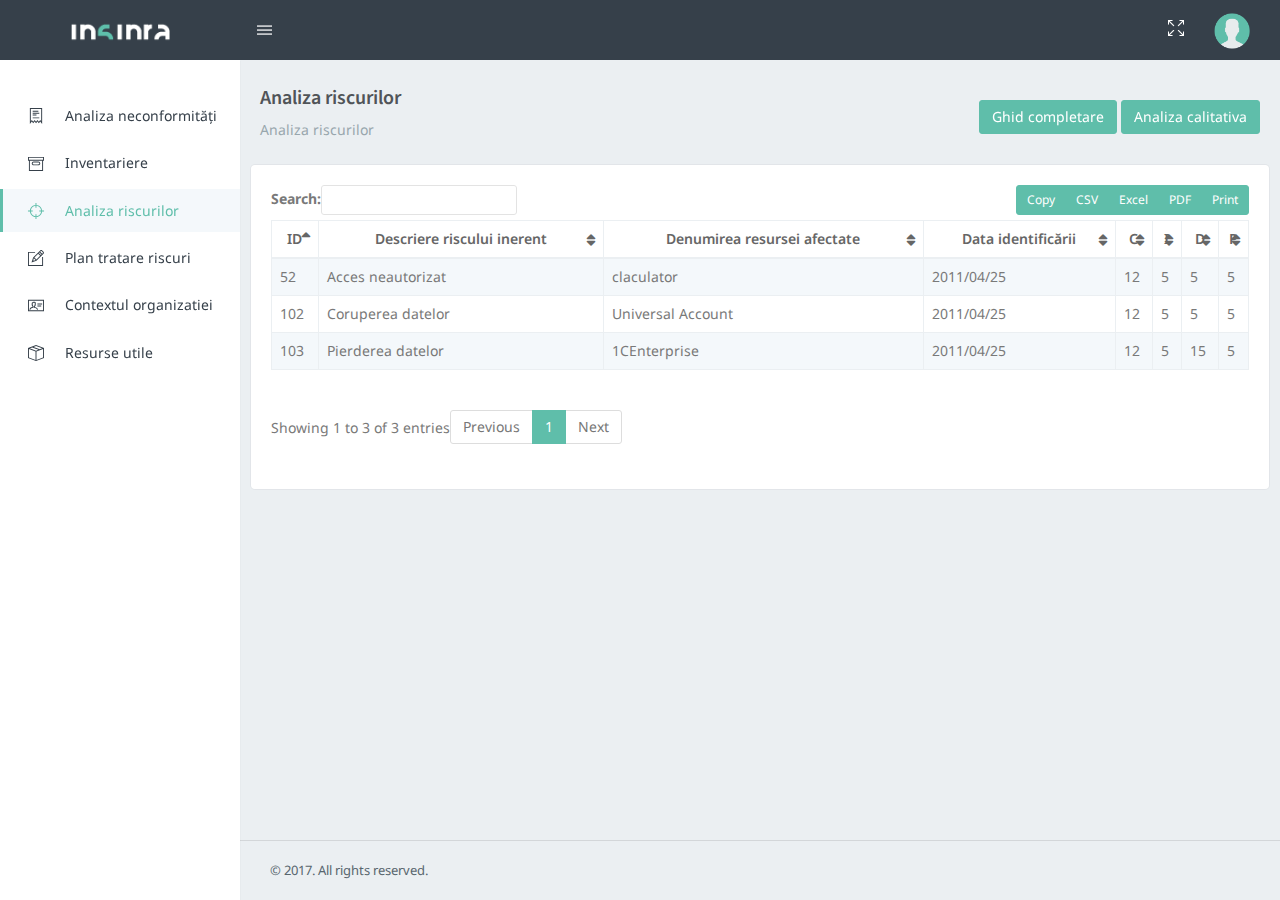
<file: evaluation-risk.html>
<!DOCTYPE html>
<html>
    <head>
        <meta charset="utf-8">
        <meta name="viewport" content="width=device-width, initial-scale=1.0">
        <meta name="description" content="A fully featured admin theme which can be used to build CRM, CMS, etc.">
        <meta name="author" content="Coderthemes">

        <link rel="shortcut icon" href="assets/images/flavicon_1.ico">

        <title>ISINRA - planificare SMSI</title>
        
        <link href="assets/css/bootstrap.min.css" rel="stylesheet" type="text/css" />
        <link href="assets/css/core.css" rel="stylesheet" type="text/css" />
        <link href="assets/css/components.css" rel="stylesheet" type="text/css" />
        <link href="assets/css/icons.css" rel="stylesheet" type="text/css" />
        <link href="assets/css/pages.css" rel="stylesheet" type="text/css" />
        <link href="assets/css/responsive.css" rel="stylesheet" type="text/css" />

        <!-- HTML5 Shiv and Respond.js IE8 support of HTML5 elements and media queries -->
        <!-- WARNING: Respond.js doesn't work if you view the page via file:// -->
        <!--[if lt IE 9]>
        <script src="https://oss.maxcdn.com/libs/html5shiv/3.7.0/html5shiv.js"></script>
        <script src="https://oss.maxcdn.com/libs/respond.js/1.3.0/respond.min.js"></script>
        <![endif]-->

        <script src="assets/js/modernizr.min.js"></script>

    </head>


    <body class="fixed-left">

        <!-- Begin page -->
        <div id="wrapper">

            <!-- Top Bar Start -->
            <div class="topbar">

                <!-- LOGO -->
                <div class="topbar-left">
                    <div class="text-center">
                       
                     <a href="index.html" class="logo">
                            <i class="icon-c-logo"> <img src="assets/images/logo_sm.png" height="42"/> </i>
                            <span><img src="assets/images/logo_light.png" height="20"/></span>
                        </a>                
                    </div>
                </div>

                <!-- Button mobile view to collapse sidebar menu -->
                <div class="navbar navbar-default" role="navigation">
                    <div class="container">
                        <div class="">
                           <div class="pull-left">
                                <button class="button-menu-mobile open-left waves-effect waves-light">
                                    <i class="md md-menu"></i>
                                </button>
                                <span class="clearfix"></span>
                            </div>                                  

                            <ul class="nav navbar-nav navbar-right pull-right">
                                                               
                                <li class="hidden-xs">
                                    <a href="#" id="btn-fullscreen" class="waves-effect waves-light"><i class="icon-size-fullscreen"></i></a>
                                </li>
                                
                                <li class="dropdown top-menu-item-xs">
                                    <a href="" class="dropdown-toggle profile waves-effect waves-light" data-toggle="dropdown" aria-expanded="true"><img src="assets/images/users/avatar.png" alt="user-img" > </a>
                                    <ul class="dropdown-menu">
                                        <li><a href="javascript:void(0)"><i class="ti-user m-r-10 text-custom"></i> Profile</a></li>
                                        <li><a href="javascript:void(0)"><i class="ti-settings m-r-10 text-custom"></i> Settings</a></li>
                                        <li class="divider"></li>
                                        <li><a href="javascript:void(0)"><i class="ti-power-off m-r-10 text-danger"></i> Logout</a></li>
                                    </ul>
                                </li>
                            </ul>
                        </div>
                        <!--/.nav-collapse -->
                    </div>
                </div>
            </div>
            <!-- Top Bar End -->


            <!-- ========== Left Sidebar Start ========== -->

            <div class="left side-menu">
                <div class="sidebar-inner slimscrollleft">
                    <!--- Divider -->
                    <div id="sidebar-menu">
                        <ul>     
                            <!-- ========== Diagnosticarea ========== -->
                   	        <li class="has_sub">
                                <a href="index.html" class="waves-effect"><i class=" ti-receipt"></i> <span> Analiza neconformități </span> </a>
                             </li>
                            <!-- ========== Iventariere========== -->
                            <li class="has_sub">
                                <a href="inventory.html" class="waves-effect"> <i class="ti-archive"></i><span> Inventariere </span> </a>
                             </li>
                            <!-- ========== Analiză risk ========== -->
                            <li class="has_sub">
                                <a href="evaluation-risk.html" class="waves-effect"><i class="ti-target"></i> <span> Analiza riscurilor </span> </a>
                             </li>
                             <!-- ========== Plan de tratare ========== -->
                            <li class="has_sub">
                                <a href="risk-treatment.html" class="waves-effect"><i class="ti-pencil-alt"></i> <span> Plan tratare riscuri </span> </a>
                             </li>
                               <!-- ========== Organizatia ========== -->
                            <li class="has_sub">
                                <a href="organization.html" class="waves-effect"><i class="ti-id-badge"></i> <span> Contextul organizatiei </span> </a>
                             </li>
                          <!-- ========== Resurse utile ========== -->
                            <li class="has_sub">
                                <a href="resources.html" class="waves-effect"><i class="ti-package"></i> <span> Resurse utile</span> </a>
                             </li>

                        </ul>
                        <div class="clearfix"></div>
                    </div>
                    <div class="clearfix"></div>
                </div>
            </div>
            <!-- Left Sidebar End -->



            <!-- ============================================================== -->
            <!-- Start right Content here -->
            <!-- ============================================================== -->
            <div class="content-page">
                <!-- Start content -->
                <div class="content">
                    <div class="container">

                        <!-- Page-Title -->
                        <div class="row">
                            <div class="col-sm-12">
                                <div class="btn-list form-group pull-right m-t-20">
                                 
                                  <button type="button" class="btn btn-default waves-effect waves-light" data-toggle="modal" data-target="#tabs-modal">Ghid completare</button>

                                <a href="qualitative_analysis.html"
                                  <button type="button" class="btn btn-default waves-effect waves-light">Analiza calitativa</button> </a>                                                                                                       
                                </div>

                                <h4 class="page-title">Analiza riscurilor</h4>
                                <p class="text-muted page-title-alt">Analiza riscurilor </p>
                            </div>
                        </div>
                       <!-- Modals Ghid Completare button -->
               <div id="tabs-modal" class="modal fade" tabindex="-1" role="dialog" aria-labelledby="myModalLabel" aria-hidden="true" style="display: none;">
                                        <div class="modal-dialog">
                                            <div class="modal-content p-0">
                                                <ul class="nav nav-tabs navtab-bg nav-justified">
                                                    <li class="active">
                                                        <a href="#info" data-toggle="tab" aria-expanded="true"> 
                                                            <span class="visible-xs"></span> 
                                                            <span class="hidden-xs">General</span> 
                                                        </a> 
                                                    </li> 
                                                    <li class=""> 
                                                        <a href="#field" data-toggle="tab" aria-expanded="false"> 
                                                            <span class="visible-xs"></span> 
                                                            <span class="hidden-xs">Legenda tabel</span> 
                                                        </a> 
                                                    </li> 
                                                                                                      
                                                </ul> 
                                                <div class="tab-content"> 
                                                    <div class="tab-pane active" id="info"> 
                                                        <div> 
                                                            <p>În acest modul se identifică toate resursele informaționale ce corespund scopului SMSI.
                                                             </p> 
                                                            <p>Pentru fiecare resursă informațională se stabilește un deținător care va avea responsabilitatea primară pentru securitatea resursei informaționale și un gestionar care va asigura cerințele stabilite de către deținător.</p> 
                                                            <p>Se analizează impactul resursei informaționale asupra activității de afacere a organizație utilizându-se criterii de sensibilitate(confidentialitate, disponibilitate, integritate).</p> 
                                                            
                                                        </div> 
                                                    </div> 
                                                  <div class="tab-pane" id="field">                      
                                                         <div> 
                                                            <p><strong>ID </strong>– Identificatorul resursei informaționale.
                                                             </p> 
                                                             <p><strong>Descriere risc inerent </strong>– se va descrie riscul inerent pentru resursa vizată. </p>
                                                            <p><strong>Denumire RI  </strong>– Denumirea resursei informaționale propriu zise.
                                                             </p>
                                                            <p><strong>Denumirea resursei afectate </strong>– se va completa cu resursa informațională afectată, care este preluată din tabelul de inventariere.</p>
                                                            <p><strong>P</strong>– Probabilitatea de apariție a riscului. Se exprimă în cinci intervale procentuale cuprinse între 0 şi 99,99%. 
                                                            <ul>
                                                            <li>între 0% - 19,99%  </li>
                                                            <li>între 20% - 39,99% </li>
                                                            <li>între 40% - 59,99% </li>
                                                            <li>între 60% - 79,99%  </li>
                                                            <li>între 80% - 99,99%  </li>
                                                            </ul> </p>
                                                            <p> <strong>Impactul</strong>– impactul riscului asupra organizației este determinat prin sumarea criteriilor de mai jos, find apreciate după o scală de la 0-4, fiind cinci nivele de gravitate:</p>
                                                           
                                                            <ul>
                                                            <li><strong>C </strong>– Confidențialitate </li>
                                                            <li><strong>I </strong>– Integritate</li>
                                                            <li><strong>D </strong>– Disponibilitatea </li>
                                                            </ul>  
                                                         
                                                         
                                                    <div class="p-0">
                                                         <table class="table table-striped m-0">
                                                            <thead>
                                                                <th style="text-align: center">Valoare</th>
                                                                <th style="text-align: center"> Descriere</th>
                                                            </thead>
                                                        <tbody>
                                                                <td style="text-align: center">0</td>
                                                                <td>apariţia unui eveniment cu impact zero nu are consecinţe asupra riscului analizat, sau dacă sunt consecinţe acestea nu sunt notabile</td>
                                                            </tr>  
                                                            <tr>
                                                                <td style="text-align: center">1</td>
                                                                <td>un eveniment cu impact de gradul 1 are consecinţe reduse</td>
                                                            </tr> 
                                                            <tr>
                                                                <td style="text-align: center">2</td>
                                                                <td> impactul de gradul 2 se referă la consecinţe notabile care pot afecta derularea unui proiect sau a unei activităţi</td>
                                                            </tr> 
                                                             <tr>
                                                                <td style="text-align: center">3</td>
                                                                <td>consecinţele unui impact de gradul 3 sunt suficient de serioase şi trebuie analizate în detaliu</td>
                                                            </tr> 
                                                            <tr>
                                                                <td style="text-align: center">4 </td>
                                                                <td>impactul de gradul 4 este corespunzător unei catastrofe. </td>
                                                            </tr>

                                                        </tbody>


                                                             </table> 
                                                             </div>
                                                        
                                                           
                                                           
                                                    
                                                          
                                                      </div> 
                                                                                                                  
                                                     </div>                                                        
                                                      </div>
                                                    
                                                   </div><!-- /.modal-content -->
                                        </div><!-- /.modal-dialog -->
                                    </div><!-- /.modal -->

              <!-- END Modals Ghid Completare button -->

    
      <!--   Begining Card Box     -->
     <div class="row"> 
        <div class="col-ms-12"> 
            <div class="card-box table-responsive ">
                         <table id="datatable-buttons" class="table table-striped table-bordered p-t-10 ">
                                <thead>
                                <tr>
                                    <th style="text-align: center">ID</th>
                                    <th style="text-align: center">Descriere riscului inerent</th>
                                    <th style="text-align: center" >Denumirea resursei afectate</th>
                                    <th style="text-align: center">Data identificării</th>
                                    <th style="text-align: center" > C </th>
                                    <th style="text-align: center"> I </th>
                                    <th style="text-align: center"> D </th>
                                    <th style="text-align: center"> P </th>

                                </tr>
                                </thead>

                                <tbody>

                                <tr>
                                    <td>52</td>
                                    <td>Acces neautorizat</td>
                                    <td>claculator</td>
                                    <td>2011/04/25</td>
                                    <td>12</td>
                                    <td>5</td>
                                    <td>5</td>
                                    <td>5</td>
                                </tr>
                                     <tr>
                                    <td>102</td>
                                    <td>Coruperea datelor</td>
                                    <td>Universal Account</td>
                                    <td>2011/04/25</td>
                                    <td>12</td>
                                    <td>5</td>
                                    <td>5</td>
                                    <td>5</td>
                                </tr>
                                     <tr>
                                    <td>103</td>
                                    <td>Pierderea datelor</td>
                                    <td>1CEnterprise</td>
                                    <td>2011/04/25</td>
                                    <td>12</td>
                                    <td>5</td>
                                    <td>15</td>
                                    <td>5</td>
                                </tr>
                                </tbody>
                            </table>
                                 
                    </div>
                </div> 
            </div>               
                   
            </div>

            </div>
                        <!-- end row -->

           </div> <!-- container -->
                               
    

     <footer class="footer text-right">
                    © 2017. All rights reserved.
      </footer>

            </div>


            <!-- ============================================================== -->
            <!-- End Right content here -->
            <!-- ============================================================== -->


            

        </div>
        <!-- END wrapper -->



        <script>
            var resizefunc = [];
        </script>

        <!-- jQuery  -->
        <script src="assets/js/jquery.min.js"></script>
        <script src="assets/js/bootstrap.min.js"></script>
        <script src="assets/js/detect.js"></script>
        <script src="assets/js/fastclick.js"></script>

        <script src="assets/js/jquery.slimscroll.js"></script>
        <script src="assets/js/jquery.blockUI.js"></script>
        <script src="assets/js/waves.js"></script>
        <script src="assets/js/wow.min.js"></script>
        <script src="assets/js/jquery.nicescroll.js"></script>
        <script src="assets/js/jquery.scrollTo.min.js"></script>


        <script src="assets/plugins/morris/morris.min.js"></script>
        <script src="assets/plugins/raphael/raphael-min.js"></script>

        <script src="assets/js/jquery.core.js"></script>
        <script src="assets/js/jquery.app.js"></script>
        
        <!-- data table -->
   
        <script src="assets/plugins/datatables/jquery.dataTables.min.js"></script>
        <script src="assets/plugins/datatables/dataTables.bootstrap.js"></script>

        <script src="assets/plugins/datatables/dataTables.buttons.min.js"></script>
        <script src="assets/plugins/datatables/buttons.bootstrap.min.js"></script>
        <script src="assets/plugins/datatables/jszip.min.js"></script>
        <script src="assets/plugins/datatables/pdfmake.min.js"></script>
        <script src="assets/plugins/datatables/vfs_fonts.js"></script>
        <script src="assets/plugins/datatables/buttons.html5.min.js"></script>
        <script src="assets/plugins/datatables/buttons.print.min.js"></script>
        <script src="assets/plugins/datatables/dataTables.fixedHeader.min.js"></script>
        <script src="assets/plugins/datatables/dataTables.keyTable.min.js"></script>
        <script src="assets/plugins/datatables/dataTables.responsive.min.js"></script>
        <script src="assets/plugins/datatables/responsive.bootstrap.min.js"></script>
        <script src="assets/plugins/datatables/dataTables.scroller.min.js"></script>
        <script src="assets/plugins/datatables/dataTables.colVis.js"></script>
        <script src="assets/plugins/datatables/dataTables.fixedColumns.min.js"></script>

        <script src="assets/pages/datatables.init.js"></script>


        <script type="text/javascript">
      
            TableManageButtons.init();

        </script>>




    </body>
</html>
</file>
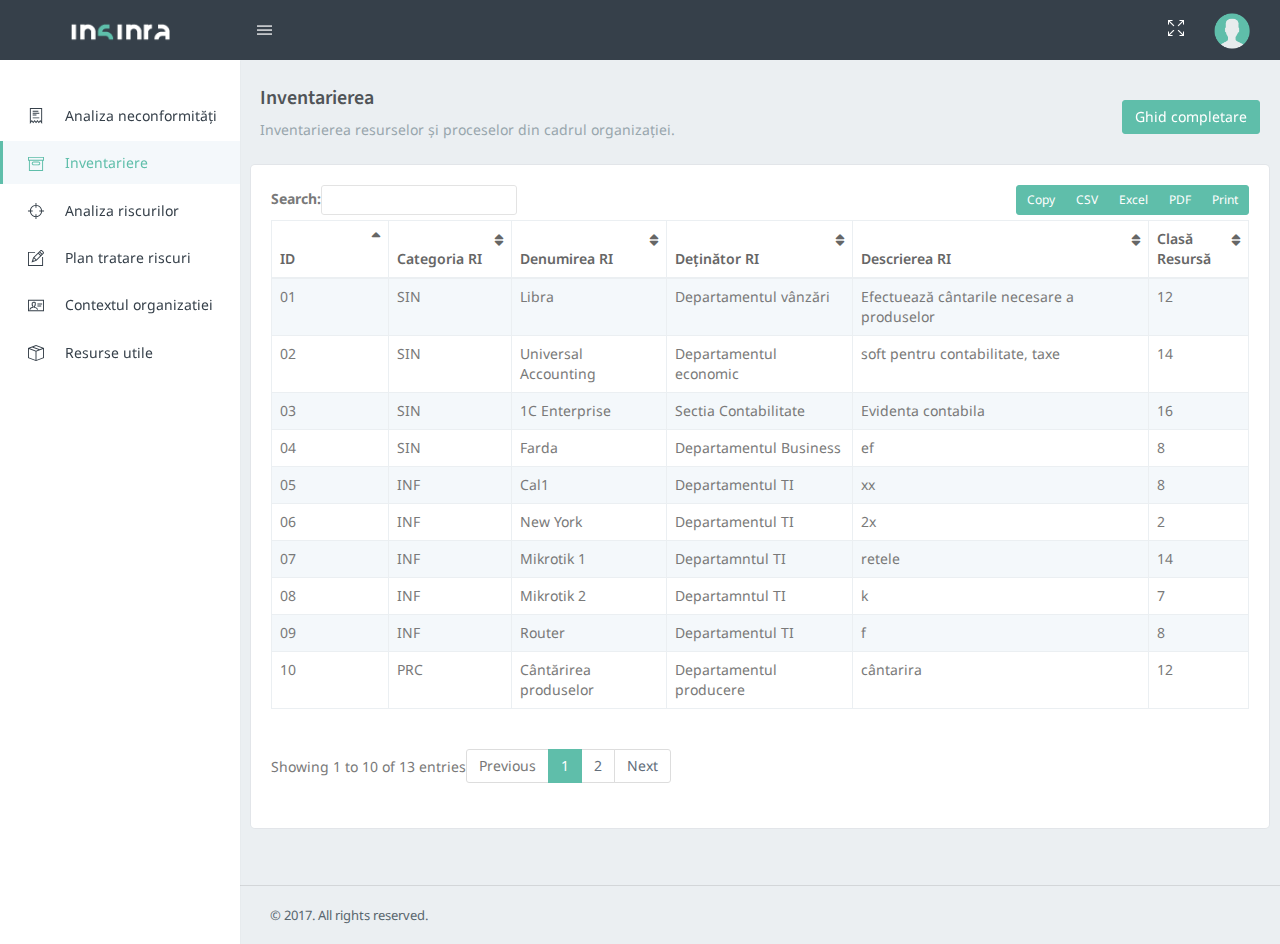
<file: inventory.html>
<!DOCTYPE html>
<html>
    <head>
        <meta charset="utf-8">
        <meta name="viewport" content="width=device-width, initial-scale=1.0">
        <meta name="description" content="A fully featured admin theme which can be used to build CRM, CMS, etc.">
        <meta name="author" content="Coderthemes">

        <link rel="shortcut icon" href="assets/images/flavicon_1.ico">

        <title>ISINRA - planificare SMSI</title>
        
        <link href="assets/css/bootstrap.min.css" rel="stylesheet" type="text/css" />
        <link href="assets/css/core.css" rel="stylesheet" type="text/css" />
        <link href="assets/css/components.css" rel="stylesheet" type="text/css" />
        <link href="assets/css/icons.css" rel="stylesheet" type="text/css" />
        <link href="assets/css/pages.css" rel="stylesheet" type="text/css" />
        <link href="assets/css/responsive.css" rel="stylesheet" type="text/css" />

        <!-- HTML5 Shiv and Respond.js IE8 support of HTML5 elements and media queries -->
        <!-- WARNING: Respond.js doesn't work if you view the page via file:// -->
        <!--[if lt IE 9]>
        <script src="https://oss.maxcdn.com/libs/html5shiv/3.7.0/html5shiv.js"></script>
        <script src="https://oss.maxcdn.com/libs/respond.js/1.3.0/respond.min.js"></script>
        <![endif]-->

        <script src="assets/js/modernizr.min.js"></script>

    </head>


    <body class="fixed-left">

        <!-- Begin page -->
        <div id="wrapper">

            <!-- Top Bar Start -->
            <div class="topbar">

                <!-- LOGO -->
                <div class="topbar-left">
                    <div class="text-center">
                       
                     <a href="index.html" class="logo">
                            <i class="icon-c-logo"> <img src="assets/images/logo_sm.png" height="42"/> </i>
                            <span><img src="assets/images/logo_light.png" height="20"/></span>
                        </a>                
                    </div>
                </div>

                <!-- Button mobile view to collapse sidebar menu -->
                <div class="navbar navbar-default" role="navigation">
                    <div class="container">
                        <div class="">
                           <div class="pull-left">
                                <button class="button-menu-mobile open-left waves-effect waves-light">
                                    <i class="md md-menu"></i>
                                </button>
                                <span class="clearfix"></span>
                            </div>                                  

                            <ul class="nav navbar-nav navbar-right pull-right">
                                                               
                                <li class="hidden-xs">
                                    <a href="#" id="btn-fullscreen" class="waves-effect waves-light"><i class="icon-size-fullscreen"></i></a>
                                </li>
                                
                                <li class="dropdown top-menu-item-xs">
                                    <a href="" class="dropdown-toggle profile waves-effect waves-light" data-toggle="dropdown" aria-expanded="true"><img src="assets/images/users/avatar.png" alt="user-img" > </a>
                                    <ul class="dropdown-menu">
                                        <li><a href="javascript:void(0)"><i class="ti-user m-r-10 text-custom"></i> Profile</a></li>
                                        <li><a href="javascript:void(0)"><i class="ti-settings m-r-10 text-custom"></i> Settings</a></li>
                                        <li class="divider"></li>
                                        <li><a href="javascript:void(0)"><i class="ti-power-off m-r-10 text-danger"></i> Logout</a></li>
                                    </ul>
                                </li>
                            </ul>
                        </div>
                        <!--/.nav-collapse -->
                    </div>
                </div>
            </div>
            <!-- Top Bar End -->


            <!-- ========== Left Sidebar Start ========== -->

            <div class="left side-menu">
                <div class="sidebar-inner slimscrollleft">
                    <!--- Divider -->
                    <div id="sidebar-menu">
                        <ul>     
                            <!-- ========== Diagnosticarea ========== -->
                   	        <li class="has_sub">
                                <a href="index.html" class="waves-effect"><i class=" ti-receipt"></i> <span> Analiza neconformități </span> </a>
                             </li>
                            <!-- ========== Iventariere========== -->
                            <li class="has_sub">
                                <a href="inventory.html" class="waves-effect"> <i class="ti-archive"></i><span> Inventariere </span> </a>
                             </li>
                            <!-- ========== Evaluare risk ========== -->
                            <li class="has_sub">
                                <a href="evaluation-risk.html" class="waves-effect"><i class="ti-target"></i> <span> Analiza riscurilor </span> </a>
                             </li>
                             <!-- ========== Plan de tratare ========== -->
                            <li class="has_sub">
                                <a href="risk-treatment.html" class="waves-effect"><i class="ti-pencil-alt"></i> <span> Plan tratare riscuri </span> </a>
                             </li>
                               <!-- ========== Organizatia ========== -->
                            <li class="has_sub">
                                <a href="organization.html" class="waves-effect"><i class="ti-id-badge"></i> <span> Contextul organizatiei </span> </a>
                             </li>
                            <!-- ========== Resurse utile ========== -->
                            <li class="has_sub">
                                <a href="resources.html" class="waves-effect"><i class="ti-package"></i> <span> Resurse utile</span> </a>
                             </li>

                        </ul>
                        <div class="clearfix"></div>
                    </div>
                    <div class="clearfix"></div>
                </div>
            </div>
            <!-- Left Sidebar End -->



            <!-- ============================================================== -->
            <!-- Start right Content here -->
            <!-- ============================================================== -->
            <div class="content-page">
                <!-- Start content -->
                <div class="content">
                    <div class="container">

                        <!-- Page-Title -->
                        <div class="row">
                            <div class="col-sm-12">
                                <div class="btn-list form-group pull-right m-t-20">
                                 
                                  <button type="button" class="btn btn-default waves-effect waves-light" data-toggle="modal" data-target="#tabs-modal">Ghid completare</button>
                                                                                                       
                                </div>

                                <h4 class="page-title">Inventarierea</h4>
                                <p class="text-muted page-title-alt">Inventarierea resurselor și proceselor din cadrul organizației.</p>
                            </div>
                        </div>

              <!-- Modals Ghid Completare button -->
               <div id="tabs-modal" class="modal fade" tabindex="-1" role="dialog" aria-labelledby="myModalLabel" aria-hidden="true" style="display: none;">
                                        <div class="modal-dialog">
                                            <div class="modal-content p-0">
                                                <ul class="nav nav-tabs navtab-bg nav-justified">
                                                    <li class="active">
                                                        <a href="#info" data-toggle="tab" aria-expanded="true"> 
                                                            <span class="visible-xs"></span> 
                                                            <span class="hidden-xs">General</span> 
                                                        </a> 
                                                    </li> 
                                                    <li class=""> 
                                                        <a href="#field" data-toggle="tab" aria-expanded="false"> 
                                                            <span class="visible-xs"></span> 
                                                            <span class="hidden-xs">Legenda tabel</span> 
                                                        </a> 
                                                    </li> 
                                                                                                      
                                                </ul> 
                                                <div class="tab-content"> 
                                                    <div class="tab-pane active" id="info"> 
                                                        <div> 
                                                            <p>În acest modul se identifică toate resursele informaționale ce corespund scopului SMSI.
                                                             </p> 
                                                            <p>Pentru fiecare resursă informațională se stabilește un deținător care va avea responsabilitatea primară pentru securitatea resursei informaționale și un gestionar care va asigura cerințele stabilite de către deținător.</p> 
                                                            <p>Se analizează impactul resursei informaționale asupra activității de afacere a organizație utilizându-se criterii de sensibilitate(confidentialitate, disponibilitate, integritate, non-repudiere).</p> 
                                                            
                                                        </div> 
                                                    </div> 
                                                  <div class="tab-pane" id="field">                      
                                                         <div> 
                                                            <p><strong>ID </strong>– Identificatorul resursei informaționale.
                                                             </p> 
                                                             <p><strong>Categorie RI </strong>– Simbolizează categoria resursei informaționale. Un exemplu de claseficare pe categori poate fi:
                                                              <ul>
                                                                  <li>SIN – sistem informatic; </li>
                                                                  <li>SRT – serviciu comun în rețea;</li>
                                                                  <li>INF – sistem de infrastructură TI; </li>
                                                                  <li>PR – proiect; </li>
                                                                  <li>PRC – proces;  </li>
                                                                </ul>
                                                             </p>
                                                            <p><strong>Denumire RI  </strong>– Denumirea resursei informaționale propriu zise.
                                                             </p>
                                                            <p><strong>Deținător RI </strong>– Gestionarul resurse informaționale;
                                                            <p><strong>Descrierea RI </strong>– Descrierea aspectelor importante ce caracterizează de resursa informațională.
                                                            <p><strong>Clasă RI  </strong>– Reprezintă impactul asupra afacerii prin prisma criteriilor de sensibilitate(confidentialitate, disponibilitate, integritate, non-repudiere). Fiecare criteriu se apreciază după o scală de la 1-4, unde 4 reprezintă importanță extremă pentru afacere. Categoria resursei  poate luat valori între 1 și 16 în dependență de tipul resursei și importanța asupra afacerii a criteriilor de sensibilitate.
                                                           <table class="table table-striped m-0">
                                                          <thead>
                                                            <tr>
                                                              <th style="text-align: center">Clasă Resursă</th>
                                                              <th style="text-align: center">Valoare(Cofidențialitate+Integritate+Disponibilitate+Non-repudiere)</th>
                                                            </tr>         
                                                          </thead>
                                                          <tbody>
                                                            <tr>
                                                              <td style="text-align: center">Critic</td>
                                                              <td style="text-align: center">12-16 </td>
                                                            </tr>
                                                            <tr>
                                                              <td style="text-align: center">Înalt</td>
                                                              <td style="text-align: center">10-12</td>
                                                             </tr>
                                                             <tr>
                                                                <td style="text-align: center">Mediu</td>
                                                                <td style="text-align: center">7-9 </td>
                                                              </tr>
                                                              <tr>
                                                                <td style="text-align: center">Jos</td>
                                                                <td style="text-align: center">4-6</td>
                                                              </tr>
                                                             </tbody>
                                                        </table>
                                                      </p>
                                                      </div> 
                                                                                                                  
                                                     </div>                                                        
                                                      </div>
                                                    
                                                   </div><!-- /.modal-content -->
                                        </div><!-- /.modal-dialog -->
                                    </div><!-- /.modal -->

              <!-- END Modals Ghid Completare button -->

      <!--   Begining Card Box     -->
     <div class="row"> 
        <div class="col-ms-12"> 
            <div class="card-box table-responsive ">
                         <table id="datatable-buttons" class="table table-striped table-bordered p-t-10 ">
                                <thead>
                                <tr>
                                    <th>ID</th>
                                    <th>Categoria RI</th>
                                    <th>Denumirea RI</th>
                                    <th>Deținător RI</th>
                                    <th>Descrierea RI</th>
                                    <th>Clasă Resursă</th>
                                </tr>
                                </thead>

                                <tbody>

                                <tr>
                                    <td>01</td>
                                    <td>SIN</td>
                                    <td>Libra</td>
                                    <td>Departamentul vânzări</td>
                                    <td>Efectuează  cântarile necesare a produselor </td>
                                    <td>12</td>
                                </tr>
                                <tr>
                                    <td>02</td>
                                    <td>SIN</td>
                                    <td>Universal Accounting</td>
                                    <td>Departamentul economic</td>
                                    <td>soft pentru contabilitate, taxe</td>
                                    <td>14</td>
                                </tr>
                                <tr>
                                    <td>03</td>
                                    <td>SIN</td>
                                    <td>1C Enterprise</td>
                                    <td>Sectia Contabilitate</td>
                                    <td>Evidenta contabila</td>
                                    <td>16</td>
                                </tr>
                                <tr>
                                    <td>04</td>
                                    <td>SIN</td>
                                    <td>Farda</td>
                                    <td>Departamentul Business</td>
                                    <td>ef</td>
                                    <td>8</td>
                                </tr>
                                <tr>
                                    <td>05</td>
                                    <td>INF</td>
                                    <td>Cal1</td>
                                    <td>Departamentul TI</td>
                                    <td>xx</td>
                                    <td>8</td>
                                </tr>
                                <tr>
                                    <td>06</td>
                                    <td>INF</td>
                                    <td>New York</td>
                                    <td>Departamentul TI</td>
                                    <td>2x</td>
                                    <td>2</td>
                                </tr>
                                <tr>
                                    <td>07</td>
                                    <td>INF</td>
                                    <td>Mikrotik 1</td>
                                    <td>Departamntul TI</td>
                                    <td> retele</td>
                                    <td>14</td>
                                </tr>
                                <tr>
                                    <td>08</td>
                                    <td>INF</td>
                                    <td>Mikrotik 2</td>
                                    <td>Departamntul TI</td>
                                    <td>k</td>
                                    <td>7</td>
                                </tr>
                                <tr>
                                    <td>09</td>
                                    <td>INF</td>
                                    <td>Router</td>
                                    <td>Departamentul TI</td>
                                    <td>f</td>
                                    <td>8</td>
                                </tr>
                                <tr>
                                    <td>10</td>
                                    <td>PRC</td>
                                    <td>Cântărirea produselor</td>
                                    <td>Departamentul producere</td>
                                    <td>cântarira</td>
                                    <td>12</td>
                                </tr>
                                <tr>
                                    <td>11</td>
                                    <td>PRC</td>
                                    <td>London</td>
                                    <td>30</td>
                                    <td>2008/12/19</td>
                                    <td>$90,560</td>
                                </tr>
                                <tr>
                                    <td>Quinn Flynn</td>
                                    <td>Support Lead</td>
                                    <td>Edinburgh</td>
                                    <td>22</td>
                                    <td>2013/03/03</td>
                                    <td>$342,000</td>
                                </tr>
                                <tr>
                                    <td>Charde Marshall</td>
                                    <td>Regional Director</td>
                                    <td>San Francisco</td>
                                    <td>36</td>
                                    <td>2008/10/16</td>
                                    <td>$470,600</td>
                                </tr>
                              
                                </tbody>
                            </table>
                                 
                    </div>
                </div> 
            </div>               
                   
            </div>

            </div>
                        <!-- end row -->

           </div> <!-- container -->
                               
  

     <footer class="footer text-right">
                    © 2017. All rights reserved.
      </footer>

           

            <!-- ============================================================== -->
            <!-- End Right content here -->
            <!-- ============================================================== -->

     </div> <!-- wrapper-->
                


        <script>
            var resizefunc = [];
        </script>

        <!-- jQuery  -->
        <script src="assets/js/jquery.min.js"></script>
        <script src="assets/js/bootstrap.min.js"></script>
        <script src="assets/js/detect.js"></script>
        <script src="assets/js/fastclick.js"></script>

        <script src="assets/js/jquery.slimscroll.js"></script>
        <script src="assets/js/jquery.blockUI.js"></script>
        <script src="assets/js/waves.js"></script>
        <script src="assets/js/wow.min.js"></script>
        <script src="assets/js/jquery.nicescroll.js"></script>
        <script src="assets/js/jquery.scrollTo.min.js"></script>


        <script src="assets/plugins/morris/morris.min.js"></script>
        <script src="assets/plugins/raphael/raphael-min.js"></script>

        <script src="assets/js/jquery.core.js"></script>
        <script src="assets/js/jquery.app.js"></script>
        
        <!-- data table -->
   
        <script src="assets/plugins/datatables/jquery.dataTables.min.js"></script>
        <script src="assets/plugins/datatables/dataTables.bootstrap.js"></script>

        <script src="assets/plugins/datatables/dataTables.buttons.min.js"></script>
        <script src="assets/plugins/datatables/buttons.bootstrap.min.js"></script>
        <script src="assets/plugins/datatables/jszip.min.js"></script>
        <script src="assets/plugins/datatables/pdfmake.min.js"></script>
        <script src="assets/plugins/datatables/vfs_fonts.js"></script>
        <script src="assets/plugins/datatables/buttons.html5.min.js"></script>
        <script src="assets/plugins/datatables/buttons.print.min.js"></script>
        <script src="assets/plugins/datatables/dataTables.fixedHeader.min.js"></script>
        <script src="assets/plugins/datatables/dataTables.keyTable.min.js"></script>
        <script src="assets/plugins/datatables/dataTables.responsive.min.js"></script>
        <script src="assets/plugins/datatables/responsive.bootstrap.min.js"></script>
        <script src="assets/plugins/datatables/dataTables.scroller.min.js"></script>
        <script src="assets/plugins/datatables/dataTables.colVis.js"></script>
        <script src="assets/plugins/datatables/dataTables.fixedColumns.min.js"></script>

        <script src="assets/pages/datatables.init.js"></script>

        <script type="text/javascript">
      
            TableManageButtons.init();

        </script>>




    </body>
</html>
</file>
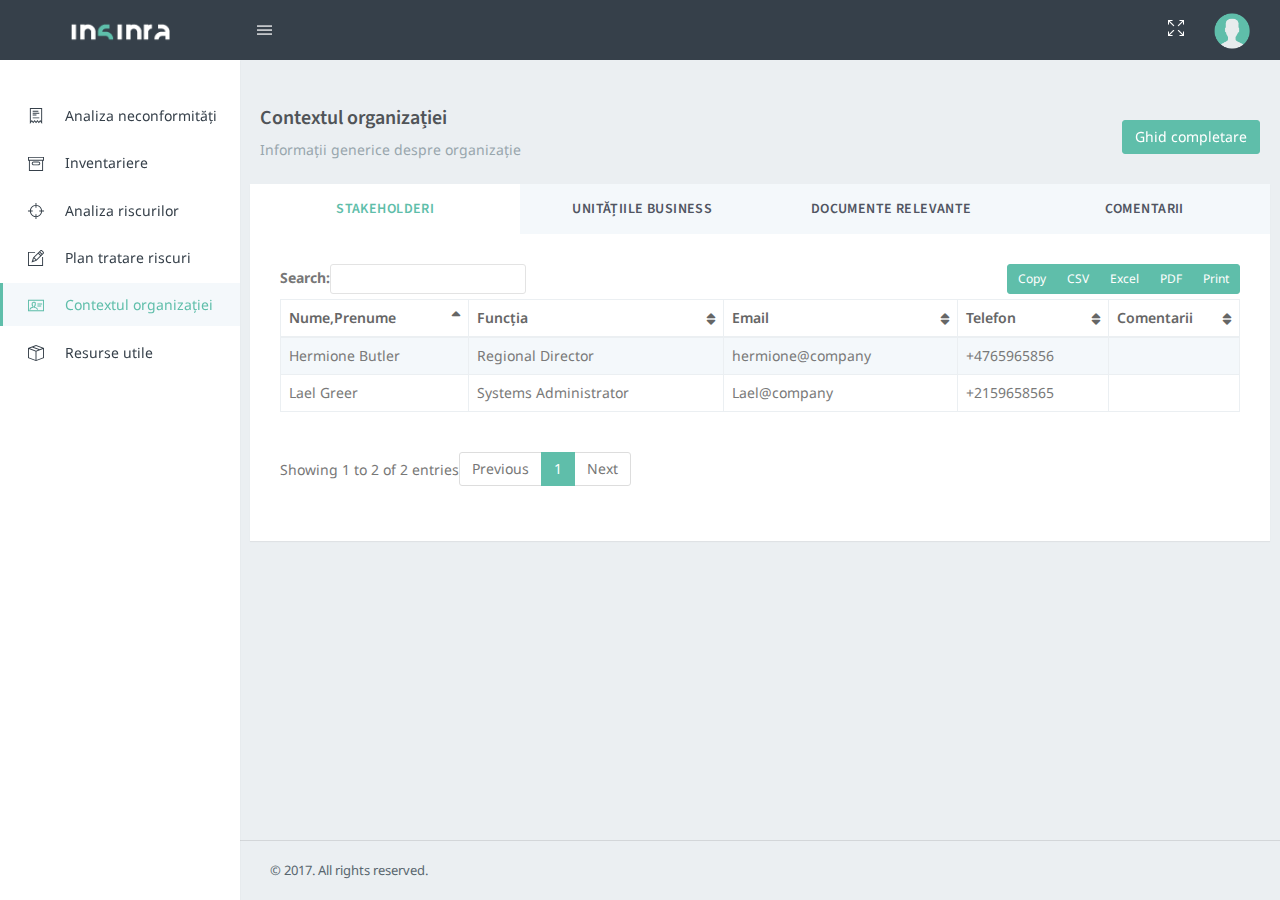
<file: organization.html>
<!DOCTYPE html>
<html>
    <head>
        <meta charset="utf-8">
        <meta name="viewport" content="width=device-width, initial-scale=1.0">
        <meta name="author" content="Coderthemes">

        <link rel="shortcut icon" href="assets/images/flavicon_1.ico">

        <title>ISINRA - planificare SMSI</title>
        
        <link href="assets/css/bootstrap.min.css" rel="stylesheet" type="text/css" />
        <link href="assets/css/core.css" rel="stylesheet" type="text/css" />
        <link href="assets/css/components.css" rel="stylesheet" type="text/css" />
        <link href="assets/css/icons.css" rel="stylesheet" type="text/css" />
        <link href="assets/css/pages.css" rel="stylesheet" type="text/css" />
        <link href="assets/css/responsive.css" rel="stylesheet" type="text/css" />

        <!-- HTML5 Shiv and Respond.js IE8 support of HTML5 elements and media queries -->
        <!-- WARNING: Respond.js doesn't work if you view the page via file:// -->
        <!--[if lt IE 9]>
        <script src="https://oss.maxcdn.com/libs/html5shiv/3.7.0/html5shiv.js"></script>
        <script src="https://oss.maxcdn.com/libs/respond.js/1.3.0/respond.min.js"></script>
        <![endif]-->

        <script src="assets/js/modernizr.min.js"></script>

    </head>

s
    <body class="fixed-left">

        <!-- Begin page -->
        <div id="wrapper">

            <!-- Top Bar Start -->
            <div class="topbar">

                <!-- LOGO -->
                <div class="topbar-left">
                    <div class="text-center">
                       
                     <a href="index.html" class="logo">
                            <i class="icon-c-logo"> <img src="assets/images/logo_sm.png" height="42"/> </i>
                            <span><img src="assets/images/logo_light.png" height="20"/></span>
                        </a>                
                    </div>
                </div>

                <!-- Button mobile view to collapse sidebar menu -->
                <div class="navbar navbar-default" role="navigation">
                    <div class="container">
                        <div class="">
                           <div class="pull-left">
                                <button class="button-menu-mobile open-left waves-effect waves-light">
                                    <i class="md md-menu"></i>
                                </button>
                                <span class="clearfix"></span>
                            </div>                                  

                            <ul class="nav navbar-nav navbar-right pull-right">
                                                               
                                <li class="hidden-xs">
                                    <a href="#" id="btn-fullscreen" class="waves-effect waves-light"><i class="icon-size-fullscreen"></i></a>
                                </li>
                                
                                <li class="dropdown top-menu-item-xs">
                                    <a href="" class="dropdown-toggle profile waves-effect waves-light" data-toggle="dropdown" aria-expanded="true"><img src="assets/images/users/avatar.png" alt="user-img" > </a>
                                    <ul class="dropdown-menu">
                                        <li><a href="javascript:void(0)"><i class="ti-user m-r-10 text-custom"></i> Profile</a></li>
                                        <li><a href="javascript:void(0)"><i class="ti-settings m-r-10 text-custom"></i> Settings</a></li>
                                        <li class="divider"></li>
                                        <li><a href="javascript:void(0)"><i class="ti-power-off m-r-10 text-danger"></i> Logout</a></li>
                                    </ul>
                                </li>
                            </ul>
                        </div>
                        <!--/.nav-collapse -->
                    </div>
                </div>
            </div>
            <!-- Top Bar End -->


            <!-- ========== Left Sidebar Start ========== -->

            <div class="left side-menu">
                <div class="sidebar-inner slimscrollleft">
                    <!--- Divider -->
                    <div id="sidebar-menu">
                        <ul>     
                            <!-- ========== Diagnosticarea ========== -->
                   	        <li class="has_sub">
                                <a href="index.html" class="waves-effect"><i class=" ti-receipt"></i> <span> Analiza neconformități </span> </a>
                             </li>
                            <!-- ========== Iventariere========== -->
                            <li class="has_sub">
                                <a href="inventory.html" class="waves-effect"> <i class="ti-archive"></i><span> Inventariere </span> </a>
                             </li>
                            <!-- ========== Evaluare risk ========== -->
                            <li class="has_sub">
                                <a href="evaluation-risk.html" class="waves-effect"><i class="ti-target"></i> <span>Analiza riscurilor </span> </a>
                             </li>
                             <!-- ========== Plan de tratare ========== -->
                            <li class="has_sub">
                                <a href="risk-treatment.html" class="waves-effect"><i class="ti-pencil-alt"></i> <span> Plan tratare riscuri </span> </a>
                             </li>
                               <!-- ========== Organizatia ========== -->
                            <li class="has_sub">
                                <a href="organization.html" class="waves-effect"><i class="ti-id-badge"></i> <span> Contextul organizației </span> </a>
                             </li>
                            <!-- ========== Resurse utile ========== -->
                            <li class="has_sub">
                                <a href="resources.html" class="waves-effect"><i class="ti-package"></i> <span> Resurse utile</span> </a>
                           </li>                             

                        </ul>
                        <div class="clearfix"></div>
                    </div>
                    <div class="clearfix"></div>
                </div>
            </div>
            <!-- Left Sidebar End -->



            <!-- ============================================================== -->
            <!-- Start right Content here -->
            <!-- ============================================================== -->
            <div class="content-page">
                <!-- Start content -->
                <div class="content">
                    <div class="container">

                        <!-- Page-Title -->
                        <div class="row">
                            <div class="col-sm-12">
                                <div class="btn-list form-group pull-right m-t-20">
                                 
                                  <button type="button" class="btn btn-default waves-effect waves-light" data-toggle="modal" data-target="#tabs-modal">Ghid completare</button>
                                                                                                       
                                </div>

                                <h4 class="page-title">Contextul organizației</h4>
                                <p class="text-muted page-title-alt">Informații generice despre organizație</p>
                            </div>
                        </div>



      <!--   Begining Card Box     -->
     <div class="row"> 
        <div class="col-ms-12"> 
          <ul class="nav nav-tabs navtab-bg nav-justified"> 
              <li class="active"> 
                  <a href="#stakeholders" data-toggle="tab" aria-expanded="true"> 
                      <span class="visible-xs"><i class="fa fa-home"></i></span> 
                      <span class="hidden-xs">Stakeholderi</span> 
                  </a> 
              </li> 
              <li class=""> 
                  <a href="#business-units" data-toggle="tab" aria-expanded="false"> 
                      <span class="visible-xs"><i class="fa fa-user"></i></span> 
                      <span class="hidden-xs">Unitățiile business</span> 
                  </a> 

              </li> 
                <li class=""> 
                  <a href="#docs" data-toggle="tab" aria-expanded="false"> 
                      <span class="visible-xs"><i class="fa fa-user"></i></span> 
                      <span class="hidden-xs">Documente relevante</span> 
                  </a> 
              </li>
             <li class=""> 
                  <a href="#comments" data-toggle="tab" aria-expanded="false"> 
                      <span class="visible-xs"><i class="fa fa-user"></i></span> 
                      <span class="hidden-xs">Comentarii</span> 
                  </a> 
              </li>             
        
          </ul>  
                <div class="tab-content"> 
                    <div class="tab-pane active" id="stakeholders"> 
                      <table id="datatable-buttons" class="table table-striped table-bordered">
                                <thead>
                                <tr>
                                    <th>Nume,Prenume</th>
                                    <th>Funcția</th>
                                    <th>Email</th>
                                    <th>Telefon</th>
                                    <th>Comentarii</th>
                                   
                                </tr>
                                </thead>

                                <tbody>
                               
                                <tr>
                                    <td>Hermione Butler</td>
                                    <td>Regional Director</td>
                                    <td>hermione@company</td>
                                    <td>+4765965856</td>
                                    <td></td>
                                   
                                </tr>
                                <tr>
                                    <td>Lael Greer</td>
                                    <td>Systems Administrator</td>
                                    <td>Lael@company</td>
                                    <td>+2159658565</td>
                                    <td></td>
                                  
                                </tr>
                                
                                </tbody>
                            </table>
                        
                    </div> 
                    <div class="tab-pane" id="business-units">
                       <table id="datatable-buttons" class="table table-striped table-bordered">
                                <thead>
                                <tr>
                                    <th>Denumirea unități</th>
                                    <th>Descriere (scurtă)</th>
                                    <th>Șef unitate</th>
                                  </thead>

                                <tbody>
                               
                                <tr>
                                    <td>Departamentul Resurse Umane </td>
                                    <td>gestionarea personalului in cadrul intreprinderii </td>
                                    <td>Lilia Horea</td>
                                 </tr>
                                <tr>
                                    <td>Departamentul TI</td>
                                    <td>elaboreaza resurse soft pentru utilizarea in cadrul organizatie </td>
                                    <td>Andrei Brinza</td>
                                </tr>
                                
                                </tbody>
                            </table>
                        
                    </div> 
                    <div class="tab-pane" id="docs">
                      <p style="text-align:center"><strong>În dezvoltare</strong></p>
                    </div>

                     <div class="tab-pane" id="comments">
                      <p style="text-align:center"><strong>În dezvoltare</strong></p>
                    </div>
                    
                </div> 
            </div>               
                   
            </div>

            </div>
                        <!-- end row -->

           </div> <!-- container -->
                               
       </div> <!-- content -->
    

     <footer class="footer text-right">
                    © 2017. All rights reserved.
      </footer>

            </div>


            <!-- ============================================================== -->
            <!-- End Right content here -->
            <!-- ============================================================== -->


            

        </div>
        <!-- END wrapper -->



        <script>
            var resizefunc = [];
        </script>

        <!-- jQuery  -->
        <script src="assets/js/jquery.min.js"></script>
        <script src="assets/js/bootstrap.min.js"></script>
        <script src="assets/js/detect.js"></script>
        <script src="assets/js/fastclick.js"></script>

        <script src="assets/js/jquery.slimscroll.js"></script>
        <script src="assets/js/jquery.blockUI.js"></script>
        <script src="assets/js/waves.js"></script>
        <script src="assets/js/wow.min.js"></script>
        <script src="assets/js/jquery.nicescroll.js"></script>
        <script src="assets/js/jquery.scrollTo.min.js"></script>


        <script src="assets/plugins/morris/morris.min.js"></script>
        <script src="assets/plugins/raphael/raphael-min.js"></script>

        <script src="assets/js/jquery.core.js"></script>
        <script src="assets/js/jquery.app.js"></script>
        
        <!-- data table -->
   
        <script src="assets/plugins/datatables/jquery.dataTables.min.js"></script>
        <script src="assets/plugins/datatables/dataTables.bootstrap.js"></script>

        <script src="assets/plugins/datatables/dataTables.buttons.min.js"></script>
        <script src="assets/plugins/datatables/buttons.bootstrap.min.js"></script>
        <script src="assets/plugins/datatables/jszip.min.js"></script>
        <script src="assets/plugins/datatables/pdfmake.min.js"></script>
        <script src="assets/plugins/datatables/vfs_fonts.js"></script>
        <script src="assets/plugins/datatables/buttons.html5.min.js"></script>
        <script src="assets/plugins/datatables/buttons.print.min.js"></script>
        <script src="assets/plugins/datatables/dataTables.fixedHeader.min.js"></script>
        <script src="assets/plugins/datatables/dataTables.keyTable.min.js"></script>
        <script src="assets/plugins/datatables/dataTables.responsive.min.js"></script>
        <script src="assets/plugins/datatables/responsive.bootstrap.min.js"></script>
        <script src="assets/plugins/datatables/dataTables.scroller.min.js"></script>
        <script src="assets/plugins/datatables/dataTables.colVis.js"></script>
        <script src="assets/plugins/datatables/dataTables.fixedColumns.min.js"></script>

        <script src="assets/pages/datatables.init.js"></script>

        <script type="text/javascript">
      
            TableManageButtons.init();

        </script>>




    </body>
</html>
</file>
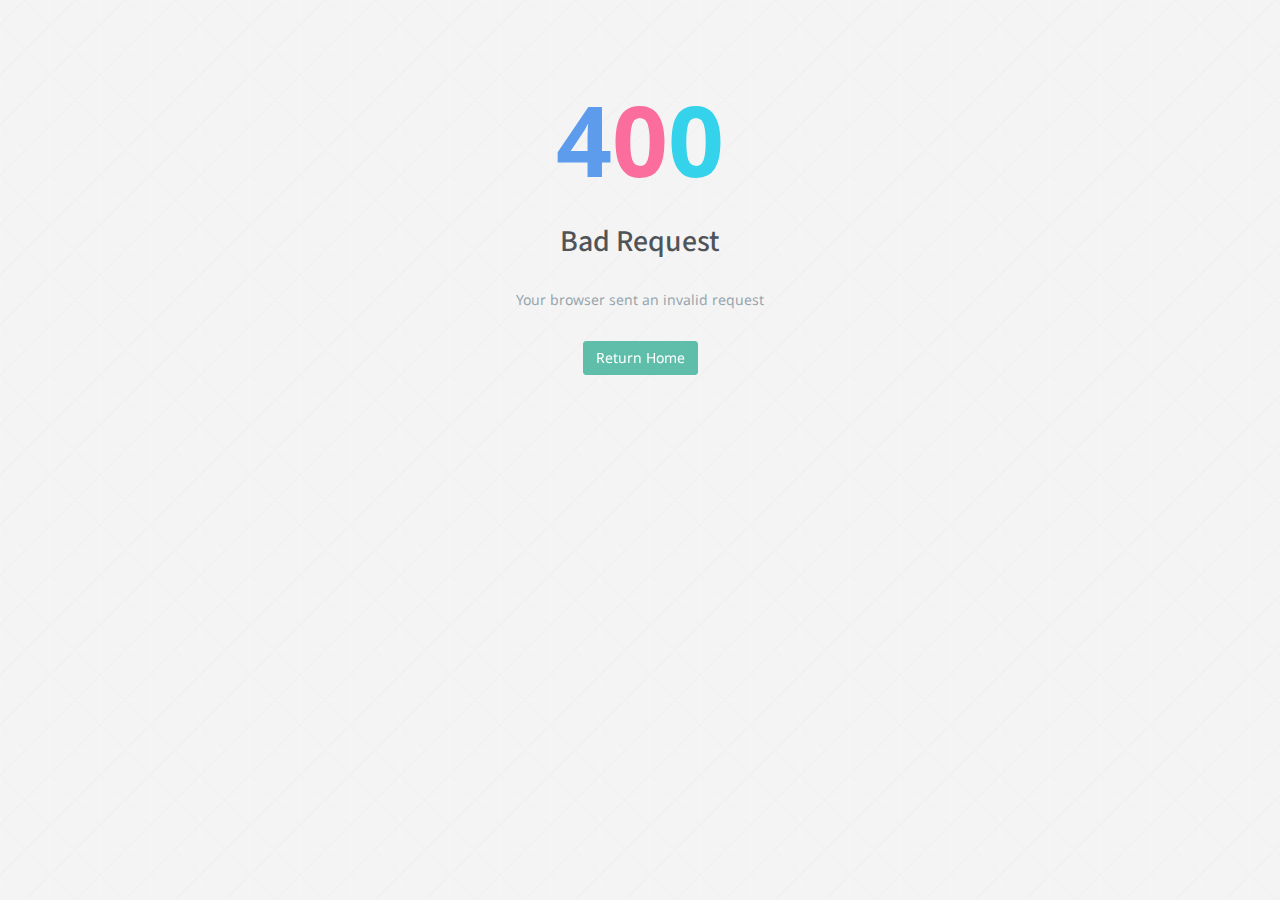
<file: page-400.html>
<!DOCTYPE html>
<html>
    <head>
        <meta charset="utf-8">
        <meta name="viewport" content="width=device-width, initial-scale=1.0">
        <meta name="description" content="A fully featured admin theme which can be used to build CRM, CMS, etc.">
        <meta name="author" content="Coderthemes">

        <link rel="shortcut icon" href="assets/images/favicon_1.ico">

        <title>Ubold - Responsive Admin Dashboard Template</title>

        <link href="assets/css/bootstrap.min.css" rel="stylesheet" type="text/css" />
        <link href="assets/css/core.css" rel="stylesheet" type="text/css" />
        <link href="assets/css/components.css" rel="stylesheet" type="text/css" />
        <link href="assets/css/icons.css" rel="stylesheet" type="text/css" />
        <link href="assets/css/pages.css" rel="stylesheet" type="text/css" />
        <link href="assets/css/responsive.css" rel="stylesheet" type="text/css" />

        <!-- HTML5 Shiv and Respond.js IE8 support of HTML5 elements and media queries -->
        <!-- WARNING: Respond.js doesn't work if you view the page via file:// -->
        <!--[if lt IE 9]>
        <script src="https://oss.maxcdn.com/libs/html5shiv/3.7.0/html5shiv.js"></script>
        <script src="https://oss.maxcdn.com/libs/respond.js/1.3.0/respond.min.js"></script>
        <![endif]-->

        <script src="assets/js/modernizr.min.js"></script>
        
    </head>
    <body>

    	<div class="account-pages"></div>
		<div class="clearfix"></div>
		
        <div class="wrapper-page">
            <div class="ex-page-content text-center">
                <div class="text-error"><span class="text-primary">4</span><span class="text-pink">0</span><span class="text-info">0</span></div>
                <h2>Bad Request</h2><br>
                <p class="text-muted">Your browser sent an invalid request</p>
                <br>
                <a class="btn btn-default waves-effect waves-light" href="index.html"> Return Home</a>
                
            </div>
        </div>

        
    	<script>
            var resizefunc = [];
        </script>

       <!-- jQuery  -->
        <script src="assets/js/jquery.min.js"></script>
        <script src="assets/js/bootstrap.min.js"></script>
        <script src="assets/js/detect.js"></script>
        <script src="assets/js/fastclick.js"></script>
        <script src="assets/js/jquery.slimscroll.js"></script>
        <script src="assets/js/jquery.blockUI.js"></script>
        <script src="assets/js/waves.js"></script>
        <script src="assets/js/wow.min.js"></script>
        <script src="assets/js/jquery.nicescroll.js"></script>
        <script src="assets/js/jquery.scrollTo.min.js"></script>


        <script src="assets/js/jquery.core.js"></script>
        <script src="assets/js/jquery.app.js"></script>
	
	</body>
</html>
</file>
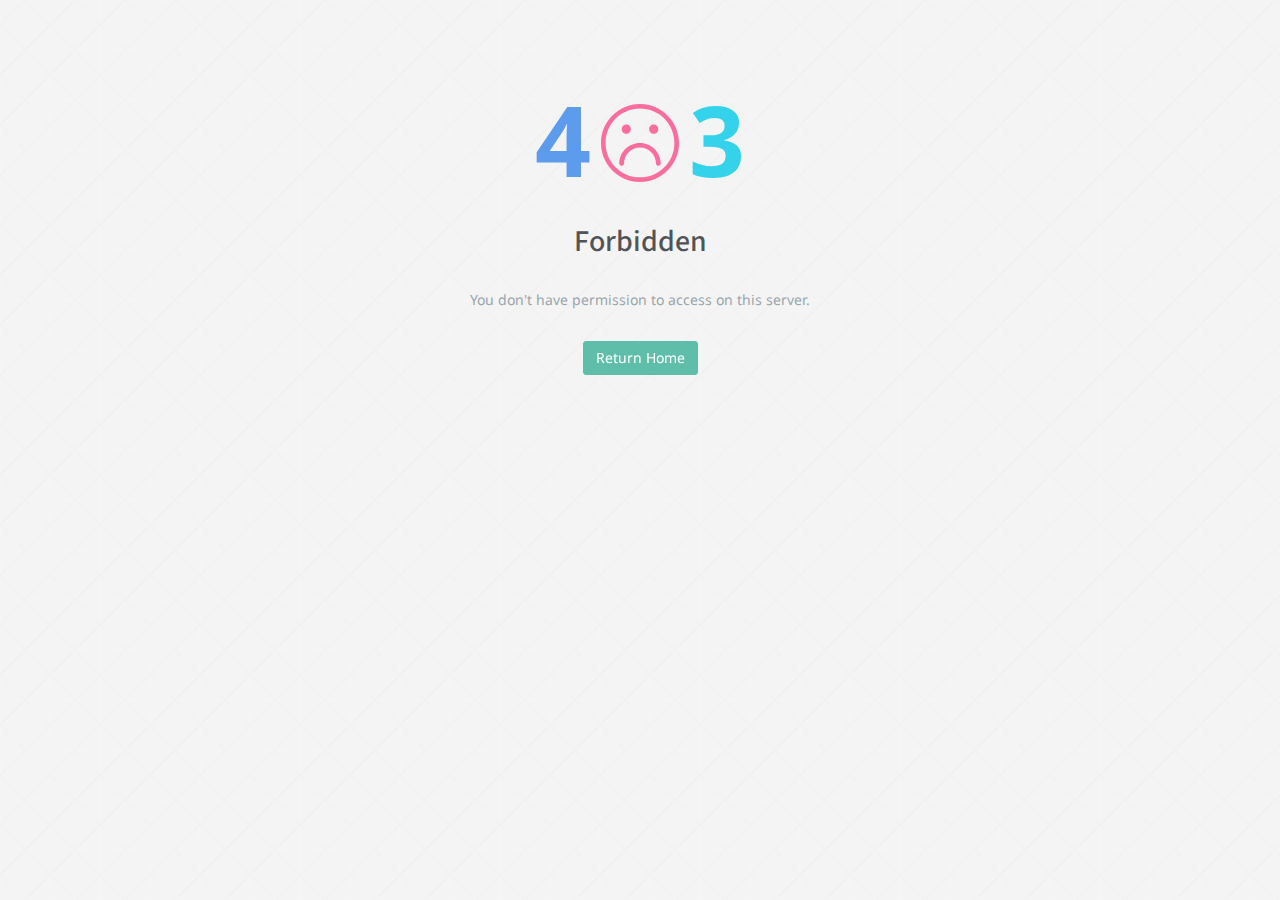
<file: page-403.html>
<!DOCTYPE html>
<html>
    <head>
        <meta charset="utf-8">
        <meta name="viewport" content="width=device-width, initial-scale=1.0">
        <meta name="description" content="A fully featured admin theme which can be used to build CRM, CMS, etc.">
        <meta name="author" content="Coderthemes">

        <link rel="shortcut icon" href="assets/images/favicon_1.ico">

        <title>Ubold - Responsive Admin Dashboard Template</title>

        <link href="assets/css/bootstrap.min.css" rel="stylesheet" type="text/css" />
        <link href="assets/css/core.css" rel="stylesheet" type="text/css" />
        <link href="assets/css/components.css" rel="stylesheet" type="text/css" />
        <link href="assets/css/icons.css" rel="stylesheet" type="text/css" />
        <link href="assets/css/pages.css" rel="stylesheet" type="text/css" />
        <link href="assets/css/responsive.css" rel="stylesheet" type="text/css" />

        <!-- HTML5 Shiv and Respond.js IE8 support of HTML5 elements and media queries -->
        <!-- WARNING: Respond.js doesn't work if you view the page via file:// -->
        <!--[if lt IE 9]>
        <script src="https://oss.maxcdn.com/libs/html5shiv/3.7.0/html5shiv.js"></script>
        <script src="https://oss.maxcdn.com/libs/respond.js/1.3.0/respond.min.js"></script>
        <![endif]-->

        <script src="assets/js/modernizr.min.js"></script>
        
    </head>
    <body>

    	<div class="account-pages"></div>
		<div class="clearfix"></div>
		
        <div class="wrapper-page">
            <div class="ex-page-content text-center">
                <div class="text-error"><span class="text-primary">4</span><i class="ti-face-sad text-pink"></i><span class="text-info">3</span></div>
                <h2>Forbidden</h2><br>
                <p class="text-muted">You don't have permission to access on this server.</p>
                <br>
                <a class="btn btn-default waves-effect waves-light" href="index.html"> Return Home</a>
                
            </div>
        </div>

        
    	<script>
            var resizefunc = [];
        </script>

        <!-- jQuery  -->
        <script src="assets/js/jquery.min.js"></script>
        <script src="assets/js/bootstrap.min.js"></script>
        <script src="assets/js/detect.js"></script>
        <script src="assets/js/fastclick.js"></script>
        <script src="assets/js/jquery.slimscroll.js"></script>
        <script src="assets/js/jquery.blockUI.js"></script>
        <script src="assets/js/waves.js"></script>
        <script src="assets/js/wow.min.js"></script>
        <script src="assets/js/jquery.nicescroll.js"></script>
        <script src="assets/js/jquery.scrollTo.min.js"></script>


        <script src="assets/js/jquery.core.js"></script>
        <script src="assets/js/jquery.app.js"></script>
	
	</body>
</html>
</file>
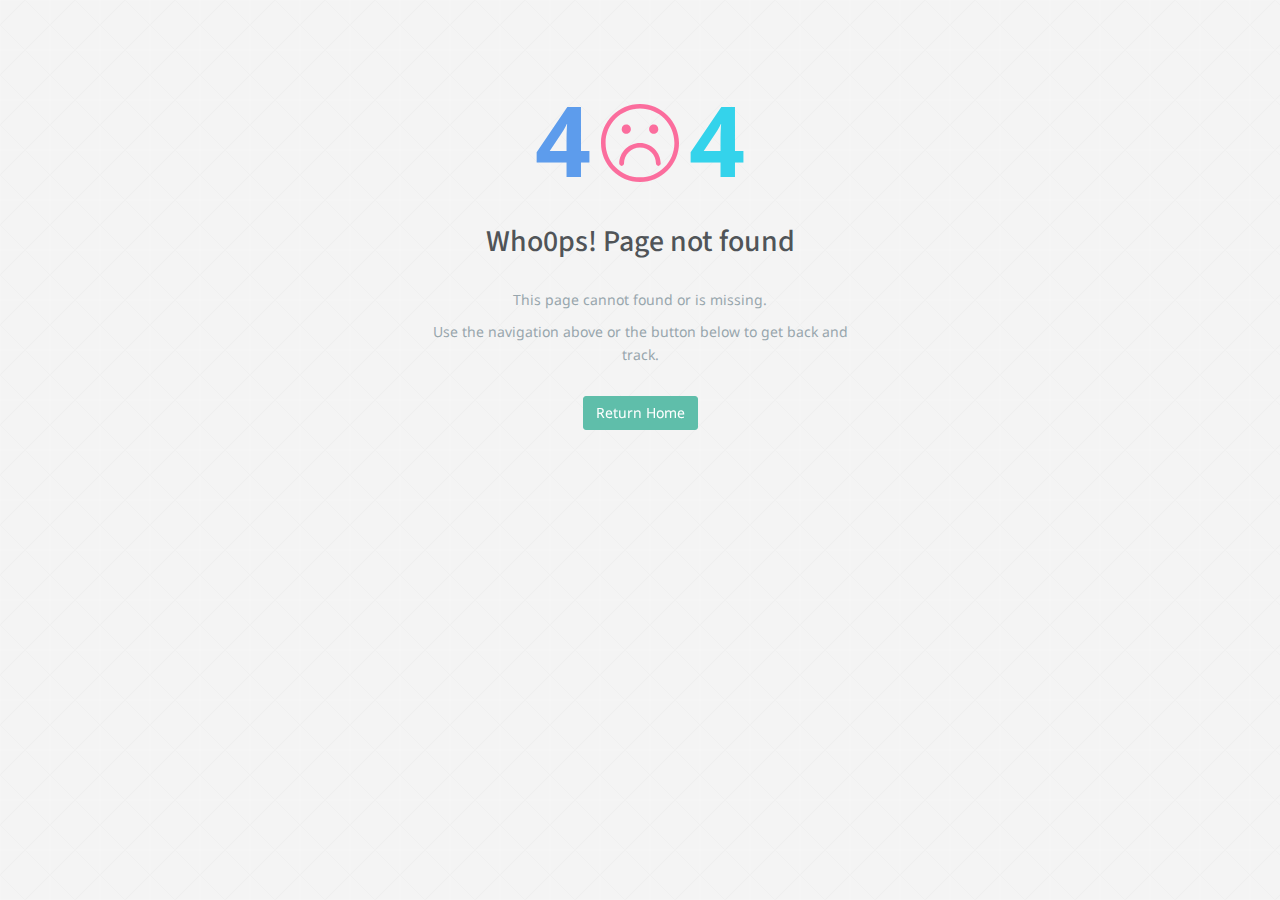
<file: page-404.html>
<!DOCTYPE html>
<html>
    <head>
        <meta charset="utf-8">
        <meta name="viewport" content="width=device-width, initial-scale=1.0">
        <meta name="description" content="A fully featured admin theme which can be used to build CRM, CMS, etc.">
        <meta name="author" content="Coderthemes">

        <link rel="shortcut icon" href="assets/images/favicon_1.ico">

        <title>Ubold - Responsive Admin Dashboard Template</title>

        <link href="assets/css/bootstrap.min.css" rel="stylesheet" type="text/css" />
        <link href="assets/css/core.css" rel="stylesheet" type="text/css" />
        <link href="assets/css/components.css" rel="stylesheet" type="text/css" />
        <link href="assets/css/icons.css" rel="stylesheet" type="text/css" />
        <link href="assets/css/pages.css" rel="stylesheet" type="text/css" />
        <link href="assets/css/responsive.css" rel="stylesheet" type="text/css" />

        <!-- HTML5 Shiv and Respond.js IE8 support of HTML5 elements and media queries -->
        <!-- WARNING: Respond.js doesn't work if you view the page via file:// -->
        <!--[if lt IE 9]>
        <script src="https://oss.maxcdn.com/libs/html5shiv/3.7.0/html5shiv.js"></script>
        <script src="https://oss.maxcdn.com/libs/respond.js/1.3.0/respond.min.js"></script>
        <![endif]-->

        <script src="assets/js/modernizr.min.js"></script>
        
    </head>
    <body>

    	<div class="account-pages"></div>
		<div class="clearfix"></div>
		
        <div class="wrapper-page">
            <div class="ex-page-content text-center">
                <div class="text-error"><span class="text-primary">4</span><i class="ti-face-sad text-pink"></i><span class="text-info">4</span></div>
                <h2>Who0ps! Page not found</h2><br>
                <p class="text-muted">This page cannot found or is missing.</p>
                <p class="text-muted">Use the navigation above or the button below to get back and track.</p>
                <br>
                <a class="btn btn-default waves-effect waves-light" href="index.html"> Return Home</a>
                
            </div>
        </div>

        
    	<script>
            var resizefunc = [];
        </script>

        <!-- jQuery  -->
        <script src="assets/js/jquery.min.js"></script>
        <script src="assets/js/bootstrap.min.js"></script>
        <script src="assets/js/detect.js"></script>
        <script src="assets/js/fastclick.js"></script>
        <script src="assets/js/jquery.slimscroll.js"></script>
        <script src="assets/js/jquery.blockUI.js"></script>
        <script src="assets/js/waves.js"></script>
        <script src="assets/js/wow.min.js"></script>
        <script src="assets/js/jquery.nicescroll.js"></script>
        <script src="assets/js/jquery.scrollTo.min.js"></script>


        <script src="assets/js/jquery.core.js"></script>
        <script src="assets/js/jquery.app.js"></script>
	
	</body>
</html>
</file>
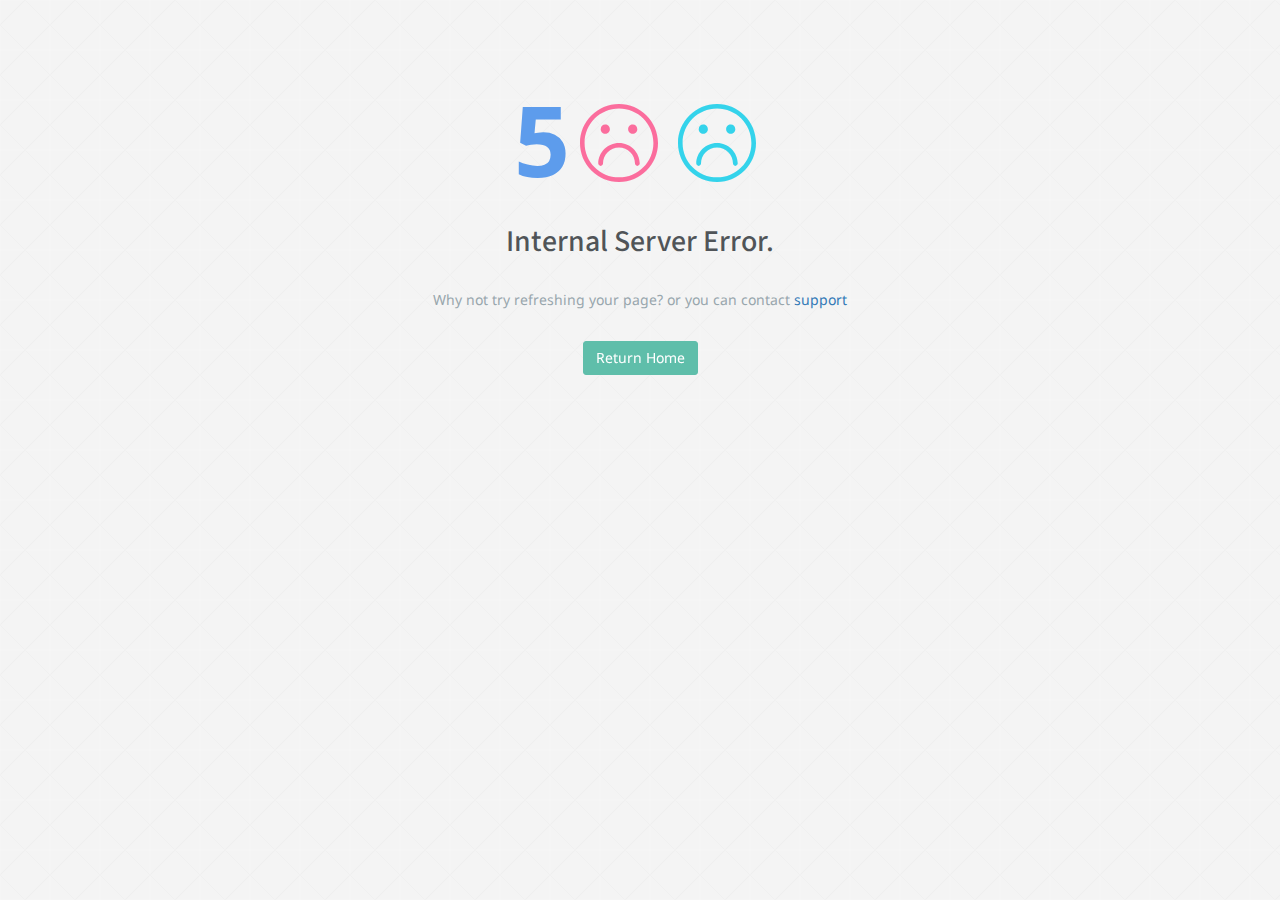
<file: page-500.html>
<!DOCTYPE html>
<html>
    <head>
        <meta charset="utf-8">
        <meta name="viewport" content="width=device-width, initial-scale=1.0">
        <meta name="description" content="A fully featured admin theme which can be used to build CRM, CMS, etc.">
        <meta name="author" content="Coderthemes">

        <link rel="shortcut icon" href="assets/images/favicon_1.ico">

        <title>Ubold - Responsive Admin Dashboard Template</title>

        <link href="assets/css/bootstrap.min.css" rel="stylesheet" type="text/css" />
        <link href="assets/css/core.css" rel="stylesheet" type="text/css" />
        <link href="assets/css/components.css" rel="stylesheet" type="text/css" />
        <link href="assets/css/icons.css" rel="stylesheet" type="text/css" />
        <link href="assets/css/pages.css" rel="stylesheet" type="text/css" />
        <link href="assets/css/responsive.css" rel="stylesheet" type="text/css" />

        <!-- HTML5 Shiv and Respond.js IE8 support of HTML5 elements and media queries -->
        <!-- WARNING: Respond.js doesn't work if you view the page via file:// -->
        <!--[if lt IE 9]>
        <script src="https://oss.maxcdn.com/libs/html5shiv/3.7.0/html5shiv.js"></script>
        <script src="https://oss.maxcdn.com/libs/respond.js/1.3.0/respond.min.js"></script>
        <![endif]-->

        <script src="assets/js/modernizr.min.js"></script>
        
    </head>
    <body>

    	<div class="account-pages"></div>
		<div class="clearfix"></div>
		
        <div class="wrapper-page">
            <div class="ex-page-content text-center">
                <div class="text-error"><span class="text-primary">5</span><i class="ti-face-sad text-pink"></i><i class="ti-face-sad text-info"></i></div>
                <h2>Internal Server Error.</h2><br>
                <p class="text-muted">Why not try refreshing your page? or you can contact <a href="#">support</a></p>
                <br>
                <a class="btn btn-default waves-effect waves-light" href="index.html"> Return Home</a>
                
            </div>
        </div>

        
    	<script>
            var resizefunc = [];
        </script>

        <!-- jQuery  -->
        <script src="assets/js/jquery.min.js"></script>
        <script src="assets/js/bootstrap.min.js"></script>
        <script src="assets/js/detect.js"></script>
        <script src="assets/js/fastclick.js"></script>
        <script src="assets/js/jquery.slimscroll.js"></script>
        <script src="assets/js/jquery.blockUI.js"></script>
        <script src="assets/js/waves.js"></script>
        <script src="assets/js/wow.min.js"></script>
        <script src="assets/js/jquery.nicescroll.js"></script>
        <script src="assets/js/jquery.scrollTo.min.js"></script>


        <script src="assets/js/jquery.core.js"></script>
        <script src="assets/js/jquery.app.js"></script>
	
	</body>
</html>
</file>
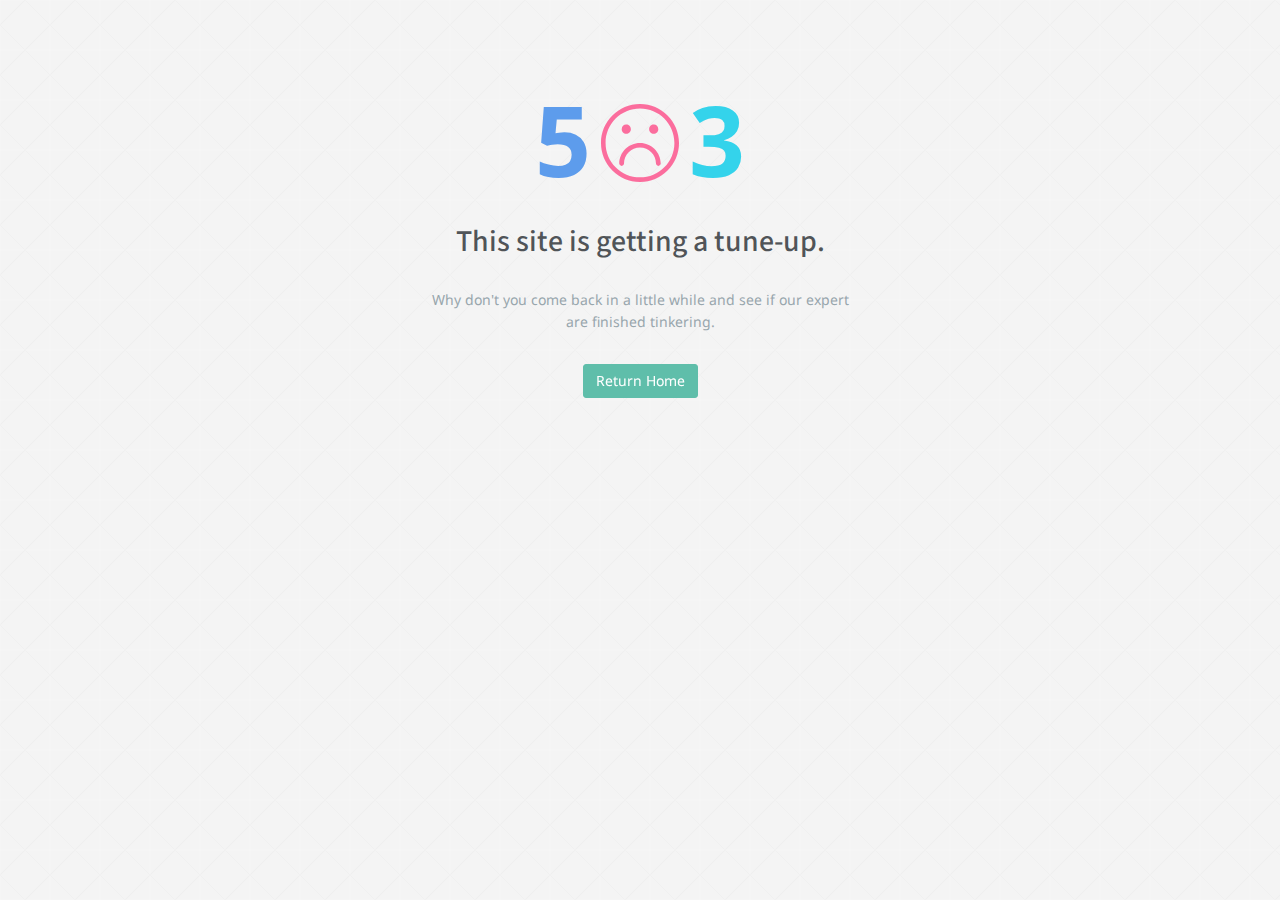
<file: page-503.html>
<!DOCTYPE html>
<html>
    <head>
        <meta charset="utf-8">
        <meta name="viewport" content="width=device-width, initial-scale=1.0">
        <meta name="description" content="A fully featured admin theme which can be used to build CRM, CMS, etc.">
        <meta name="author" content="Coderthemes">

        <link rel="shortcut icon" href="assets/images/favicon_1.ico">

        <title>Ubold - Responsive Admin Dashboard Template</title>

        <link href="assets/css/bootstrap.min.css" rel="stylesheet" type="text/css" />
        <link href="assets/css/core.css" rel="stylesheet" type="text/css" />
        <link href="assets/css/components.css" rel="stylesheet" type="text/css" />
        <link href="assets/css/icons.css" rel="stylesheet" type="text/css" />
        <link href="assets/css/pages.css" rel="stylesheet" type="text/css" />
        <link href="assets/css/responsive.css" rel="stylesheet" type="text/css" />

        <!-- HTML5 Shiv and Respond.js IE8 support of HTML5 elements and media queries -->
        <!-- WARNING: Respond.js doesn't work if you view the page via file:// -->
        <!--[if lt IE 9]>
        <script src="https://oss.maxcdn.com/libs/html5shiv/3.7.0/html5shiv.js"></script>
        <script src="https://oss.maxcdn.com/libs/respond.js/1.3.0/respond.min.js"></script>
        <![endif]-->

        <script src="assets/js/modernizr.min.js"></script>
        
    </head>
    <body>

    	<div class="account-pages"></div>
		<div class="clearfix"></div>
		
        <div class="wrapper-page">
            <div class="ex-page-content text-center">
                <div class="text-error"><span class="text-primary">5</span><i class="ti-face-sad text-pink"></i><span class="text-info">3</span></div>
                <h2>This site is getting a tune-up.</h2><br>
                <p class="text-muted">Why don't you come back in a little while and see if our expert are finished tinkering.</p>
                <br>
                <a class="btn btn-default waves-effect waves-light" href="index.html"> Return Home</a>
                
            </div>
        </div>

        
    	<script>
            var resizefunc = [];
        </script>

        <!-- jQuery  -->
        <script src="assets/js/jquery.min.js"></script>
        <script src="assets/js/bootstrap.min.js"></script>
        <script src="assets/js/detect.js"></script>
        <script src="assets/js/fastclick.js"></script>
        <script src="assets/js/jquery.slimscroll.js"></script>
        <script src="assets/js/jquery.blockUI.js"></script>
        <script src="assets/js/waves.js"></script>
        <script src="assets/js/wow.min.js"></script>
        <script src="assets/js/jquery.nicescroll.js"></script>
        <script src="assets/js/jquery.scrollTo.min.js"></script>


        <script src="assets/js/jquery.core.js"></script>
        <script src="assets/js/jquery.app.js"></script>
	
	</body>
</html>
</file>
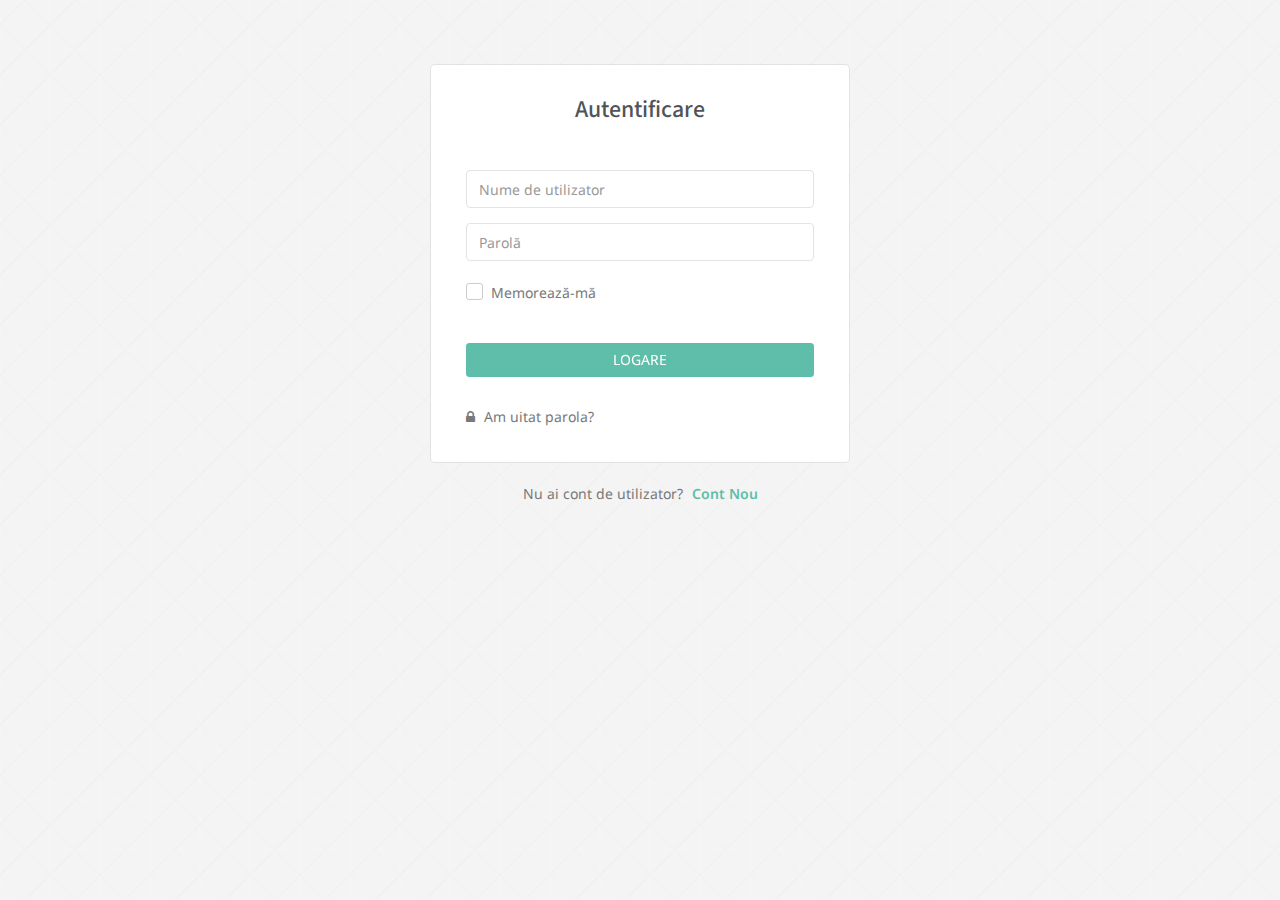
<file: page-login.html>
<!DOCTYPE html>
<html>
    <head>
        <meta charset="utf-8">
        <meta name="viewport" content="width=device-width, initial-scale=1.0">
        <meta name="description" content="A fully featured admin theme which can be used to build CRM, CMS, etc.">
        <meta name="author" content="Coderthemes">

        <link rel="shortcut icon" href="assets/images/flavicon_1.ico">

        <title>ISINRA - planificare SMSI</title>

        <link href="assets/css/bootstrap.min.css" rel="stylesheet" type="text/css" />
        <link href="assets/css/core.css" rel="stylesheet" type="text/css" />
        <link href="assets/css/components.css" rel="stylesheet" type="text/css" />
        <link href="assets/css/icons.css" rel="stylesheet" type="text/css" />
        <link href="assets/css/pages.css" rel="stylesheet" type="text/css" />
        <link href="assets/css/responsive.css" rel="stylesheet" type="text/css" />

        <!-- HTML5 Shiv and Respond.js IE8 support of HTML5 elements and media queries -->
        <!-- WARNING: Respond.js doesn't work if you view the page via file:// -->
        <!--[if lt IE 9]>
        <script src="https://oss.maxcdn.com/libs/html5shiv/3.7.0/html5shiv.js"></script>
        <script src="https://oss.maxcdn.com/libs/respond.js/1.3.0/respond.min.js"></script>
        <![endif]-->

        <script src="assets/js/modernizr.min.js"></script>
        
    </head>
    <body>

        <div class="account-pages"></div>
        <div class="clearfix"></div>
        <div class="wrapper-page">
        	<div class=" card-box">
            <h3 class="text-center"> Autentificare</h3>
      


            <div class="panel-body">
            <form class="form-horizontal m-t-20" action="index.html">
                
                <div class="form-group ">
                    <div class="col-xs-12">
                        <input class="form-control" type="text" required="" placeholder="Nume de utilizator">
                    </div>
                </div>

                <div class="form-group">
                    <div class="col-xs-12">
                        <input class="form-control" type="password" required="" placeholder="Parolă">
                    </div>
                </div>

                <div class="form-group ">
                    <div class="col-xs-12">
                        <div class="checkbox checkbox-custom">
                            <input id="checkbox-signup" type="checkbox">
                            <label for="checkbox-signup">
                                Memorează-mă
                            </label>
                        </div>
                        
                    </div>
                </div>
                
                <div class="form-group text-center m-t-40">
                    <div class="col-xs-12">
                        <button class="btn btn-default btn-block text-uppercase waves-effect waves-light" type="submit">Logare</button>
                    </div>
                </div>

                <div class="form-group m-t-30 m-b-0">
                    <div class="col-sm-12">
                        <a href="page-recoverpw.html" class="text-dark"><i class="fa fa-lock m-r-5"></i> Am uitat parola?</a>
                    </div>
                </div>
            </form> 
            
            </div>   
            </div>                              
                <div class="row">
            	<div class="col-sm-12 text-center">
            		<p>Nu ai cont de utilizator? <a href="page-register.html" class="text-custom m-l-5"><b>Cont Nou</b></a></p>
                        
                    </div>
            </div>
            
        </div>
        
        

        
    	<script>
            var resizefunc = [];
        </script>

        <!-- jQuery  -->
        <script src="assets/js/jquery.min.js"></script>
        <script src="assets/js/bootstrap.min.js"></script>
        <script src="assets/js/detect.js"></script>
        <script src="assets/js/fastclick.js"></script>
        <script src="assets/js/jquery.slimscroll.js"></script>
        <script src="assets/js/jquery.blockUI.js"></script>
        <script src="assets/js/waves.js"></script>
        <script src="assets/js/wow.min.js"></script>
        <script src="assets/js/jquery.nicescroll.js"></script>
        <script src="assets/js/jquery.scrollTo.min.js"></script>


        <script src="assets/js/jquery.core.js"></script>
        <script src="assets/js/jquery.app.js"></script>
	
	</body>
</html>
</file>
<file: assets/css/core.css>
@import url(https://fonts.googleapis.com/css?family=Noto+Sans:400,700);
@import url(https://fonts.googleapis.com/css?family=Source+Sans+Pro:400,600,700,300);

 @font-face {
      font-family: 'nougatine'; !important
     src:   url('../fonts/nougatine.woff') format('woff'),
           url('../fonts/nougatine.ttf') format('truetype');
      font-weight: normal;
      font-style: normal;
  }
/*
Template Name: UBold Dashboard
Author: CoderThemes
Email: coderthemes@gmail.com
File: Core
*/
/* =============
  == Core List==

   - Common
   - Helper classes
   - Extra
   - Bootstrap Custom
   - Topbar, Leftbar and Rightbar
   - Animation (Some loader)
   - Waves effect
   - Print (Invoice css)

============= */
/* =============
   Common
============= */
body {
  background: #ebeff2;
  font-family: 'Noto Sans', 'Helvetica Neue', Helvetica, Arial, sans-serif;
  margin: 0;
  overflow-x: hidden;
  color: #797979;
}
html {
  position: relative;
  min-height: 100%;
  background: #ebeff2;
}
h1,
h2,
h3,
h4,
h5,
h6 {
  color: #505458;
  font-family: "Source Sans Pro", "Helvetica Neue", Helvetica, Arial, sans-serif;
  margin: 10px 0;
}
h1 {
  line-height: 43px;
}
h2 {
  line-height: 35px;
}
h3 {
  line-height: 30px;
}
h3 small {
  color: #444444;
}
h4 {
  line-height: 22px;
}
h4 small {
  color: #444444;
}
h5 {
  font-size: 15px;
}
h5 small {
  color: #444444;
}
p {
  line-height: 1.6;
}
* {
  outline: none !important;
}
b {
  font-weight: 600;
}
a:hover {
  outline: 0;
  text-decoration: none;
}
a:active {
  outline: 0;
  text-decoration: none;
}
a:focus {
  outline: 0;
  text-decoration: none;
}
.container {
  width: auto;
}
.container-alt {
  margin-left: auto;
  margin-right: auto;
  padding-left: 15px;
  padding-right: 15px;
}
/* Footer */
.footer {
  border-top: 1px solid rgba(0, 0, 0, 0.1);
  bottom: 0px;
  color: #58666e;
  text-align: left !important;
  padding: 20px 30px;
  position: absolute;
  right: 0px;
  left: 240px;
  font-size: 13px;
}
#wrapper {
  height: 100%;
  overflow: hidden;
  width: 100%;
}
.page {
  bottom: 0;
  left: 0;
  right: 0;
  top: 0;
}
/* Page titles */
.page-title {
  font-size: 20px;
  font-weight: 600;
  margin-bottom: 0px;
  margin-top: 7px;
}
.page-title-alt {
  margin-bottom: 23px;
  margin-top: 10px;
}
.page-header {
  border-bottom: 1px solid #DBDDDE;
}
.header-title {
  text-transform: uppercase;
  font-size: 16px;
  font-weight: 600;
  letter-spacing: 0.04em;
  line-height: 16px;
  margin-bottom: 8px;
}
.social-links li a {
  -webkit-border-radius: 50%;
  background: #EFF0F4;
  border-radius: 50%;
  color: #7A7676;
  display: inline-block;
  height: 30px;
  line-height: 30px;
  text-align: center;
  width: 30px;
}
/* =============
   Helper clasess
============= */
.p-0 {
  padding: 0px !important;
}
.p-20 {
  padding: 20px !important;
}
.p-30 {
  padding: 30px !important;
}
.p-l-0 {
  padding-left: 0px !important;
}
.p-r-0 {
  padding-right: 0px !important;
}
.p-t-0 {
  padding-top: 0px !important;
}
.p-t-10 {
  padding-top: 10px !important;
}
.p-b-0 {
  padding-bottom: 0px !important;
}
.p-b-10 {
  padding-bottom: 10px !important;
}
.p-l-r-10 {
  padding-left: 10px;
  padding-right: 10px;
}
.m-0 {
  margin: 0px !important;
}
.m-r-5 {
  margin-right: 5px !important;
}
.m-r-10 {
  margin-right: 10px !important;
}
.m-r-15 {
  margin-right: 15px !important;
}
.m-l-5 {
  margin-left: 5px !important;
}
.m-l-10 {
  margin-left: 10px !important;
}
.m-l-15 {
  margin-left: 15px !important;
}
.m-t-5 {
  margin-top: 5px !important;
}
.m-t-0 {
  margin-top: 0px !important;
}
.m-t-10 {
  margin-top: 10px !important;
}
.m-t-15 {
  margin-top: 15px !important;
}
.m-t-20 {
  margin-top: 20px !important;
}
.m-t-30 {
  margin-top: 30px !important;
}
.m-t-40 {
  margin-top: 40px !important;
}
.m-b-0 {
  margin-bottom: 0px !important;
}
.m-b-5 {
  margin-bottom: 5px !important;
}
.m-b-10 {
  margin-bottom: 10px !important;
}
.m-b-15 {
  margin-bottom: 15px !important;
}
.m-b-20 {
  margin-bottom: 20px !important;
}
.m-b-30 {
  margin-bottom: 30px !important;
}
.w-xs {
  min-width: 80px;
}
.w-sm {
  min-width: 95px;
}
.w-md {
  min-width: 110px;
}
.w-lg {
  min-width: 140px;
}
.m-h-40 {
  min-height: 40px;
}
.m-h-50 {
  min-height: 50px;
}
.l-h-34 {
  line-height: 34px;
}
.font-600 {
  font-weight: 600;
}
.font-bold {
  font-weight: 700;
}
.font-normal {
  font-weight: normal;
}
.font-light {
  font-weight: 300;
}
.font-13 {
  font-size: 13px !important;
}
.wrapper-md {
  padding: 20px;
}
.pull-in {
  margin-left: -15px;
  margin-right: -15px;
}
.pull-in-card {
  margin-left: -20px !important;
  margin-right: -20px !important;
}
.b-0 {
  border: none !important;
}
.vertical-middle {
  vertical-align: middle;
}
.b-r-0 {
  border-radius: 0px !important;
}
.bx-shadow {
  -moz-box-shadow: 0px 1px 2px 0px rgba(0, 0, 0, 0.1);
  -webkit-box-shadow: 0px 1px 2px 0px rgba(0, 0, 0, 0.1);
  box-shadow: 0px 1px 2px 0px rgba(0, 0, 0, 0.1);
}
.mx-box {
  max-height: 380px;
  min-height: 380px;
}
.thumb-sm {
  height: 32px;
  width: 32px;
}
.thumb-md {
  height: 48px;
  width: 48px;
}
.thumb-lg {
  height: 88px;
  width: 88px;
}
/* =============
   Extras
============= */
/* Table type box */
.table-box {
  display: table;
  height: 100%;
  width: 100%;
}
.table-box .table-detail {
  display: table-cell;
  vertical-align: middle;
}
/* Card Box */
.card-box {
  padding: 20px;
  border: 1px solid rgba(54, 64, 74, 0.05);
  -webkit-border-radius: 5px;
  border-radius: 5px;
  -moz-border-radius: 5px;
  background-clip: padding-box;
  margin-bottom: 20px;
  background-color: #ffffff;
}
.raport-box {
  padding: 20px;
  background-clip: padding-box;
  margin-bottom: 20px;
  background-color: #ffffff;
}
/* Grid page */
.grid-structure .grid-container {
  background-color: #f4f8fb;
  margin-bottom: 10px;
  padding: 10px 20px;
}
/* Demo only */
.icon-list-demo div {
  cursor: pointer;
  line-height: 45px;
  white-space: nowrap;
  color: #75798B;
}
.icon-list-demo div:hover {
  color: #ffffff;
}
.icon-list-demo div p {
  margin-bottom: 0px;
  line-height: inherit;
}
.icon-list-demo i {
  -webkit-transition: all 0.2s;
  display: inline-block;
  font-size: 18px;
  margin: 0;
  text-align: center;
  transition: all 0.2s;
  vertical-align: middle;
  width: 40px;
}
.icon-list-demo .col-md-4 {
  -webkit-border-radius: 3px;
  border-radius: 3px;
  -moz-border-radius: 3px;
  background-clip: padding-box;
}
.icon-list-demo .col-md-4:hover {
  background-color: #5fbeaa;
}
.icon-list-demo .col-md-4:hover i {
  -o-transform: scale(2);
  -webkit-transform: scale(2);
  moz-transform: scale(2);
  transform: scale(2);
}
.button-list {
  margin-left: -8px;
  margin-bottom: -12px;
}
.button-list .btn {
  margin-bottom: 12px;
  margin-left: 8px;
}

/* =============
   Bootstrap-custom
============= */
.row {
  margin-right: -10px;
  margin-left: -10px;
}
.col-lg-1,
.col-lg-10,
.col-lg-11,
.col-lg-12,
.col-lg-2,
.col-lg-3,
.col-lg-4,
.col-lg-5,
.col-lg-6,
.col-lg-7,
.col-lg-8,
.col-lg-9,
.col-md-1,
.col-md-10,
.col-md-11,
.col-md-12,
.col-md-2,
.col-md-3,
.col-md-4,
.col-md-5,
.col-md-6,
.col-md-7,
.col-md-8,
.col-md-9,
.col-sm-1,
.col-sm-10,
.col-sm-11,
.col-sm-12,
.col-sm-2,
.col-sm-3,
.col-sm-4,
.col-sm-5,
.col-sm-6,
.col-sm-7,
.col-sm-8,
.col-sm-9,
.col-xs-1,
.col-xs-10,
.col-xs-11,
.col-xs-12,
.col-xs-2,
.col-xs-3,
.col-xs-4,
.col-xs-5,
.col-xs-6,
.col-xs-7,
.col-xs-8,
.col-xs-9 {
  padding-left: 10px;
  padding-right: 10px;
}
.breadcrumb {
  background-color: transparent;
  margin-bottom: 15px;
  padding-top: 10px;
  padding-left: 0px;
}
/* Dropdown */
.dropdown-menu {
  padding: 4px 0;
  transition: all 300ms ease;
  -moz-transition: all 300ms ease;
  -webkit-transition: all 300ms ease;
  -o-transition: all 300ms ease;
  -ms-transition: all 300ms ease;
  border: 0;
  box-shadow: 0 2px 5px 0 rgba(0, 0, 0, 0.26);
}
.dropdown-menu > li > a {
  padding: 6px 20px;
}
.dropdown-menu > .active > a,
.dropdown-menu > .active > a:hover,
.dropdown-menu > .active > a:focus {
  background-color: #f3f3f3;
  color: #36404a;
}
.dropup .dropdown-menu {
  box-shadow: 0px -1px 5px 0 rgba(0, 0, 0, 0.26);
}
/* Close Icon */
.close {
  opacity: .6;
}
/* Background colors */
.bg-custom {
  background-color: #5fbeaa !important;
}
.bg-primary {
  background-color: #5d9cec !important;
}
.bg-success {
  background-color: #81c868 !important;
}
.bg-info {
  background-color: #34d3eb !important;
}
.bg-warning {
  background-color: #ffbd4a !important;
}
.bg-danger {
  background-color: #f05050 !important;
}
.bg-muted {
  background-color: #f4f8fb !important;
}
.bg-inverse {
  background-color: #4c5667 !important;
}
.bg-purple {
  background-color: #7266ba !important;
}
.bg-pink {
  background-color: #fb6d9d !important;
}
.bg-white {
  background-color: #ffffff !important;
}
.bg-lightdark {
  background-color: #f4f8fb !important;
}
/* Text colors */
.text-custom {
  color: #5fbeaa;
}
.text-white {
  color: #ffffff;
}
.text-danger {
  color: #f05050;
}
.text-muted {
  color: #98a6ad;
}
.text-primary {
  color: #5d9cec;
}
.text-warning {
  color: #ffbd4a;
}
.text-success {
  color: #81c868;
}
.text-info {
  color: #34d3eb;
}
.text-inverse {
  color: #4c5667;
}
.text-pink {
  color: #fb6d9d;
}
.text-purple {
  color: #7266ba;
}
.text-dark {
  color: #797979 !important;
}
/* Form components */
textarea.form-control {
  min-height: 90px;
}
.form-control {
  background-color: #FFFFFF;
  border: 1px solid #E3E3E3;
  border-radius: 4px;
  color: #565656;
  padding: 7px 12px;
  height: 38px;
  max-width: 100%;
  -webkit-box-shadow: none;
  box-shadow: none;
  -webkit-transition: all 300ms linear;
  -moz-transition: all 300ms linear;
  -o-transition: all 300ms linear;
  -ms-transition: all 300ms linear;
  transition: all 300ms linear;
}
.form-control:focus {
  background-color: #FFFFFF;
  border: 1px solid #AAAAAA;
  -webkit-box-shadow: none;
  box-shadow: none;
  outline: 0 !important;
  color: #333333;
}
.input-lg {
  height: 46px;
  padding: 10px 16px;
  font-size: 18px;
  line-height: 1.3333333;
  border-radius: 6px;
}
.input-sm {
  height: 30px;
  padding: 5px 10px;
  font-size: 12px;
  line-height: 1.5;
  border-radius: 3px;
}
.form-horizontal .form-group {
  margin-left: -10px;
  margin-right: -10px;
}
.form-control-feedback {
  line-height: 38px !important;
}
.input-group-btn .btn {
  padding: 8px 12px;
}
.input-group-btn .btn-sm {
  padding: 5px 10px;
}
.input-group-btn .btn-lg {
  padding: 10px 17px;
}
/* Labels */
.label {
  font-weight: 600;
  letter-spacing: 0.05em;
  padding: .3em .6em .3em;
}
.label-default {
  background-color: #5fbeaa;
}
.label-primary {
  background-color: #5d9cec;
}
.label-success {
  background-color: #81c868;
}
.label-info {
  background-color: #34d3eb;
}
.label-warning {
  background-color: #ffbd4a;
}
.label-danger {
  background-color: #f05050;
}
.label-purple {
  background-color: #7266ba;
}
.label-pink {
  background-color: #fb6d9d;
}
.label-inverse {
  background-color: #4c5667;
}
/* Badge */
.badge {
  text-transform: uppercase;
  font-weight: 600;
  padding: 3px 5px;
  font-size: 12px;
  margin-top: 1px;
  background-color: #5fbeaa;
}
.badge-xs {
  font-size: 9px;
}
.badge-xs,
.badge-sm {
  -webkit-transform: translate(0, -2px);
  -ms-transform: translate(0, -2px);
  -o-transform: translate(0, -2px);
  transform: translate(0, -2px);
}
.badge-primary {
  background-color: #5d9cec;
}
.badge-success {
  background-color: #81c868;
}
.badge-info {
  background-color: #34d3eb;
}
.badge-warning {
  background-color: #ffbd4a;
}
.badge-danger {
  background-color: #f05050;
}
.badge-purple {
  background-color: #7266ba;
}
.badge-pink {
  background-color: #fb6d9d;
}
.badge-inverse {
  background-color: #4c5667;
}
/* Pagination/ Pager */
.pagination > li:first-child > a,
.pagination > li:first-child > span {
  border-bottom-left-radius: 3px;
  border-top-left-radius: 3px;
}
.pagination > li:last-child > a,
.pagination > li:last-child > span {
  border-bottom-right-radius: 3px;
  border-top-right-radius: 3px;
}
.pagination > li > a,
.pagination > li > span {
  color: #636e7b;
}
.pagination > li > a:hover,
.pagination > li > span:hover,
.pagination > li > a:focus,
.pagination > li > span:focus {
  background-color: #e4e7ea;
}
.pagination-split li {
  margin-left: 5px;
  display: inline-block;
  float: left;
}
.pagination-split li:first-child {
  margin-left: 0;
}
.pagination-split li a {
  -moz-border-radius: 3px;
  -webkit-border-radius: 3px;
  border-radius: 3px;
}
.pagination > .active > a,
.pagination > .active > span,
.pagination > .active > a:hover,
.pagination > .active > span:hover,
.pagination > .active > a:focus,
.pagination > .active > span:focus {
  background-color: #5fbeaa;
  border-color: #5fbeaa;
}
.pager li > a,
.pager li > span {
  -moz-border-radius: 3px;
  -webkit-border-radius: 3px;
  border-radius: 3px;
  color: #636e7b;
}
/* Tabs */
.tabs {
  background-color: #ffffff;
  margin: 0 auto;
  padding: 0px;
  position: relative;
  white-space: nowrap;
  width: 100%;
}
.tabs li.tab {
  background-color: #ffffff;
  display: block;
  float: left;
  margin: 0;
  text-align: center;
}
.tabs li.tab a {
  -moz-transition: color 0.28s ease;
  -ms-transition: color 0.28s ease;
  -o-transition: color 0.28s ease;
  -webkit-transition: color 0.28s ease;
  color: #ee6e73;
  display: block;
  height: 100%;
  text-decoration: none;
  transition: color 0.28s ease;
  width: 100%;
}
.tabs li.tab a.active {
  color: #5fbeaa !important;
}
.tabs .indicator {
  background-color: #5fbeaa;
  bottom: 0;
  height: 2px;
  position: absolute;
  will-change: left, right;
}
.tabs-top .indicator {
  top: 0;
}
.nav-pills li a {
  line-height: 36px !important;
}
.nav-pills li.active a {
  background-color: #5fbeaa !important;
}
.nav-pills li.active a:hover {
  background-color: #5fbeaa !important;
}
.nav-pills li.active a:focus {
  background-color: #5fbeaa !important;
}
.nav.nav-tabs + .tab-content {
  background: #ffffff;
  margin-bottom: 30px;
  padding: 30px;
}
.tabs-vertical-env {
  margin-bottom: 30px;
}
.tabs-vertical-env .tab-content {
  background: #ffffff;
  display: table-cell;
  margin-bottom: 30px;
  padding: 30px;
  vertical-align: top;
}
.tabs-vertical-env .nav.tabs-vertical {
  display: table-cell;
  min-width: 120px;
  vertical-align: top;
  width: 150px;
}
.tabs-vertical-env .nav.tabs-vertical li.active > a {
  background-color: #ffffff;
  border: 0;
}
.tabs-vertical-env .nav.tabs-vertical li > a {
  color: #333333;
  text-align: center;
  white-space: nowrap;
}
.nav.nav-tabs > li.active > a {
  background-color: #ffffff;
  border: 0;
}
.nav.nav-tabs > li > a,
.nav.tabs-vertical > li > a {
  background-color: transparent;
  border-radius: 0;
  border: none;
  color: #505461 !important;
  cursor: pointer;
  line-height: 50px;
  padding-left: 20px;
  padding-right: 20px;
  letter-spacing: 0.03em;
  font-weight: 600;
  text-transform: uppercase;
  font-family: "Source Sans Pro", "Open Sans", "Helvetica Neue", Helvetica, Arial, sans-serif;
}
.nav.nav-tabs > li > a:hover,
.nav.tabs-vertical > li > a:hover {
  color: #5fbeaa !important;
}
.tab-content {
  box-shadow: 0 1px 1px rgba(0, 0, 0, 0.05);
  color: #777777;
}
.nav.nav-tabs > li:last-of-type a {
  margin-right: 0px;
}
.nav.nav-tabs {
  border-bottom: 0;
  box-shadow: 0 1px 1px rgba(0, 0, 0, 0.05);
}
.navtab-bg {
  background-color: #f4f8fb;
}
.nav-tabs.nav-justified > .active > a,
.nav-tabs.nav-justified > .active > a:hover,
.nav-tabs.nav-justified > .active > a:focus,
.tabs-vertical-env .nav.tabs-vertical li.active > a {
  border: none;
}
.nav-tabs > li.active > a,
.nav-tabs > li.active > a:focus,
.nav-tabs > li.active > a:hover,
.tabs-vertical > li.active > a,
.tabs-vertical > li.active > a:focus,
.tabs-vertical > li.active > a:hover {
  color: #5fbeaa !important;
}
/* List group */
.list-group-item {
  border: 1px solid #ebeff2;
}
/* Dropcap */
.dropcap {
  font-size: 3.1em;
}
.dropcap,
.dropcap-circle,
.dropcap-square {
  display: block;
  float: left;
  font-weight: 400;
  line-height: 36px;
  margin-right: 6px;
  text-shadow: none;
}
/* Alert */
.alert .btn {
  margin-top: 10px;
}
.alert-success {
  background-color: rgba(95, 190, 170, 0.3);
  border-color: rgba(95, 190, 170, 0.4);
  color: #44a692;
}
.alert-success .alert-link {
  color: #358272;
}
.alert-info {
  background-color: rgba(52, 211, 235, 0.2);
  border-color: rgba(52, 211, 235, 0.3);
  color: #34d3eb;
}
.alert-warning {
  background-color: rgba(255, 189, 74, 0.2);
  border-color: rgba(255, 189, 74, 0.3);
  color: #ffbd4a;
}
.alert-danger {
  background-color: rgba(240, 80, 80, 0.2);
  border-color: rgba(240, 80, 80, 0.3);
  color: #f05050;
}
/* Modals */
.modal .modal-dialog .modal-content {
  -moz-box-shadow: none;
  -webkit-box-shadow: none;
  border-color: #DDDDDD;
  border-radius: 2px;
  box-shadow: none;
  padding: 25px;
}
.modal .modal-dialog .modal-content .modal-header {
  border-bottom-width: 2px;
  margin: 0;
  padding: 0;
  padding-bottom: 15px;
}
.modal .modal-dialog .modal-content .modal-body {
  padding: 20px 0;
}
.modal .modal-dialog .modal-content .modal-footer {
  padding: 0;
  padding-top: 15px;
}
.modal-full {
  width: 98%;
}
.modal-content .nav.nav-tabs + .tab-content {
  margin-bottom: 0px;
}
.modal-content .panel-group {
  margin-bottom: 0px;
}
.modal-content .panel {
  border-top: none;
}
/* Custom-modal */
.modal-demo {
  background-color: #FFF;
  width: 600px;
  -webkit-border-radius: 4px;
  border-radius: 4px;
  -moz-border-radius: 4px;
  background-clip: padding-box;
  display: none;
}
.modal-demo .close {
  position: absolute;
  top: 15px;
  right: 25px;
  color: #eeeeee;
}
.custom-modal-title {
  padding: 15px 25px 15px 25px;
  line-height: 22px;
  font-size: 18px;
  background-color: #36404a;
  color: #ffffff;
  text-align: left;
  margin: 0px;
}
.custom-modal-text {
  padding: 20px;
}
.custombox-modal-flash .close,
.custombox-modal-rotatedown .close {
  top: 20px;
  z-index: 9999;
}
/* Tabs-Accordions */
.tabs-vertical-env .tab-content {
  margin-bottom: 0px;
}
.table > thead > tr > td.middle-align,
.table > tbody > tr > td.middle-align,
.table > .tfood > tr > td.middle-align,
.table > thead > tr > th.middle-align,
.table > tbody > tr > th.middle-align,
.table > .tfood > tr > th.middle-align {
  vertical-align: middle;
}
.list-group-item.active,
.list-group-item.active:hover,
.list-group-item.active:focus {
  background-color: #5fbeaa;
  border-color: #5fbeaa;
}
.nav-pills > .active > a > .badge {
  color: #5fbeaa;
}
.has-success .form-control {
  border-color: #81c868;
  box-shadow: none !important;
}
.has-warning .form-control {
  border-color: #ffbd4a;
  box-shadow: none !important;
}
.has-error .form-control {
  border-color: #f05050;
  box-shadow: none !important;
}
.input-group-addon {
  border-radius: 2px;
  border: 1px solid #eeeeee;
}
/* Tooltips */
.tooltip-inner {
  border-radius: 1px;
  padding: 6px 10px;
}
.jqstooltip {
  -webkit-box-sizing: content-box;
  -moz-box-sizing: content-box;
  box-sizing: content-box;
  width: auto!important;
  height: auto!important;
}
/* Popover */
.popover {
  font-family: inherit;
  border: none;
  -webkit-border-radius: 3px;
  border-radius: 3px;
  -moz-border-radius: 3px;
  background-clip: padding-box;
}
.popover .popover-title {
  background-color: transparent;
  color: #5fbeaa;
  font-weight: 600;
}
/* Code */
code {
  color: #5d9cec;
  background-color: #f4f8fb;
  border-radius: 4px;
}
/* Pre */
pre {
  background-color: #f4f8fb;
  border: 1px solid #d4d8da;
}
/* Well */
.well {
  background-color: #f4f8fb;
  border: 1px solid #e4e4e4;
}
/* Carousel */
.carousel-control {
  width: 10%;
}
.carousel-control span {
  position: absolute;
  top: 50%;
  /* pushes the icon in the middle of the height */
  z-index: 5;
  display: inline-block;
  font-size: 30px;
}
/* Owl */
.slider-bg {
  background-size: cover !important;
  padding: 5.5% 4.5%;
}
/* Media */
.media {
  margin-bottom: 20px;
}
.media .media-heading {
  font-weight: 600;
  font-size: 16px;
}
.media:last-of-type {
  margin-bottom: 0px;
}
/*===================================
   Topbar,Left-sidebar,Right-sidebar
  ===================================*/
  .logo-font{
    font-family: 'nougatine';
    src: url("assets/fonts/nougatine.woff");
    text-transform: lowercase;
}
.topbar {
  left: 0px;
  position: fixed;
  right: 0;
  top: 0px;
  z-index: 999;
}
.topbar .topbar-left {
  float: left;
  position: relative;
  width: 240px;
  z-index: 1;
}
.topbar .topbar-left-sm {
  width: 180px;
}
.logo {
  color: #ffffff !important;
  font-size: 20px;
  font-weight: 700;
  letter-spacing: .05em;
  line-height: 60px;
  text-transform: uppercase;
}
.logo h1 {
  height: 50px;
  margin: 0px auto;
  text-align: center;
}
.logo i {
  color: #5fbeaa;
}
.logo .icon-c-logo {
  display: none;
}
.navbar-default {
  background-color: #36404a;
  border-radius: 0px;
  border: none;
  margin-bottom: 0px;
}
.navbar-default .navbar-nav > .open > a {
  background-color: rgba(255, 255, 255, 0.1);
}
.navbar-default .navbar-nav > .open > a:focus {
  background-color: rgba(255, 255, 255, 0.1);
}
.navbar-default .navbar-nav > .open > a:hover {
  background-color: rgba(255, 255, 255, 0.1);
}
.navbar-default .badge {
  position: absolute;
  top: 12px;
  right: 7px;
}
.nav > li > a {
  color: #ffffff !important;
  line-height: 60px;
  padding: 0px 15px;
  position: relative;
}
.nav > li > a i {
  font-size: 16px;
}
.profile img {
  
  height: 36px;
  width: 36px;
}
.dropdown-menu-lg {
  width: 300px;
}
.dropdown-menu-lg .list-group {
  margin-bottom: 0px;
}
.dropdown-menu-lg .list-group-item {
  border: none;
  padding: 10px 20px;
}
.dropdown-menu-lg .media-heading {
  margin-bottom: 0;
}
.dropdown-menu-lg .media-body p {
  color: #828282;
}
.notification-list {
  max-height: 230px;
}
.notification-list em {a
  width: 30px;
  text-align: center;
  height: 30px;
  line-height: 28px;
  border-radius: 50%;
  margin-top: 4px;
}
.notification-list .media-body {
  display: inherit;
  width: auto;
  overflow: hidden;
  margin-left: 50px;
}
.notification-list .media-body h5 {
  text-overflow: ellipsis;
  white-space: nowrap;
  display: block;
  width: 100%;
  font-weight: normal;
  overflow: hidden;
}
.notifi-title {
  border-bottom: 1px solid rgba(0, 0, 0, 0.1);
  font-size: 15px;
  text-transform: uppercase;
  font-weight: 600;
  padding: 11px 20px 15px;
  color: #4c5667;
  font-family: "Source Sans Pro", "Helvetica Neue", Helvetica, Arial, sans-serif;
}
.noti-primary {
  color: #5d9cec;
  border: 2px solid #5d9cec;
}
.noti-success {
  color: #81c868;
  border: 2px solid #81c868;
}
.noti-info {
  color: #34d3eb;
  border: 2px solid #34d3eb;
}
.noti-warning {
  color: #ffbd4a;
  border: 2px solid #ffbd4a;
}
.noti-danger {
  color: #f05050;
  border: 2px solid #f05050;
}
.noti-dark {
  color: #36404a;
  border: 2px solid #36404a;
}
.noti-purple {
  color: #7266ba;
  border: 2px solid #7266ba;
}
.noti-pink {
  color: #fb6d9d;
  border: 2px solid #fb6d9d;
}
.noti-custom {
  color: #5fbeaa;
  border: 2px solid #5fbeaa;
}
.noti-inverse {
  color: #4c5667;
  border: 2px solid #4c5667;
}
.navbar-nav {
  margin: 0;
}
.side-menu {
  bottom: 0;
  top: 0;
  width: 240px;
  z-index: 2;
}
.side-menu.left {
  background: #ffffff;
  box-shadow: 0 1px 1px rgba(0, 0, 0, 0.1);
  position: absolute;
  top: 60px;
}
body.fixed-left .side-menu.left {
  bottom: 50px;
  height: 100%;
  margin-bottom: -70px;
  margin-top: 0px;
  padding-bottom: 70px;
  position: fixed;
}
.content-page {
  margin-left: 240px;
  overflow: hidden;
}
.content-page > .content {
  margin-bottom: 60px;
  margin-top: 60px;
  padding: 20px 5px 15px 5px;
}
.button-menu-mobile {
  background: transparent;
  border: none;
  color: rgba(255, 255, 255, 0.7);
  font-size: 20px;
  line-height: 60px;
  padding: 0 15px;
}
.button-menu-mobile:hover {
  color: #ffffff;
}
.sidebar-inner {
  height: 100%;
}
#sidebar-menu,
#sidebar-menu ul,
#sidebar-menu li,
#sidebar-menu a {
  border: 0;
  font-weight: normal;
  line-height: 1;
  list-style: none;
  margin: 0;
  padding: 0;
  position: relative;
  text-decoration: none;
}
#sidebar-menu {
  padding-bottom: 30px;
  padding-top: 30px;
  width: 100%;
}
#sidebar-menu .nav > li > a .badge {
  position: absolute;
  right: 10px;
  top: 12px;
}
#sidebar-menu a {
  line-height: 1.3;
}
#sidebar-menu ul ul {
  display: none;
}
#sidebar-menu ul ul li {
  border-top: 0;
}
#sidebar-menu ul ul li.active a {
  color: #5fbeaa;
}
#sidebar-menu ul ul a {
  color: #75798B;
  display: block;
  padding: 10px 20px 10px 65px;
}
#sidebar-menu ul ul a:hover {
  color: #5fbeaa;
}
#sidebar-menu ul ul a i {
  margin-right: 5px;
}
#sidebar-menu ul ul ul a {
  padding-left: 80px;
}
#sidebar-menu .label {
  margin-top: 2px;
}
#sidebar-menu .subdrop {
  background: #f4f8fb !important;
  border-left: 3px solid #5fbeaa;
  color: #5fbeaa !important;
}
#sidebar-menu > ul > li > a {
  color: #36404a;
  display: block;
  padding: 12px 20px;
  margin: 4px 0px;
  border-left: 3px solid #ffffff;
}
#sidebar-menu > ul > li > a:hover {
  color: #5fbeaa;
  text-decoration: none;
}
#sidebar-menu > ul > li > a > span {
  vertical-align: middle;
}
#sidebar-menu ul li .menu-arrow {
  -webkit-transition: -webkit-transform 0.15s;
  -o-transition: -o-transform 0.15s;
  transition: transform .15s;
  position: absolute;
  right: 20px;
  display: inline-block;
  font-family: 'Material Design Iconic Font';
  text-rendering: auto;
  line-height: 18px;
  font-size: 16px;
  -webkit-font-smoothing: antialiased;
  -moz-osx-font-smoothing: grayscale;
  -webkit-transform: translate(0, 0);
  -ms-transform: translate(0, 0);
  -o-transform: translate(0, 0);
  transform: translate(0, 0);
  color: #98a6ad;
}
#sidebar-menu ul li .menu-arrow:before {
  content: "\f1b6";
}
#sidebar-menu ul li a.subdrop .menu-arrow {
  -ms-transform: rotate(90deg);
  -webkit-transform: rotate(90deg);
  -o-transform: rotate(90deg);
  transform: rotate(90deg);
}
#sidebar-menu ul li a i {
  display: inline-block;
  font-size: 16px;
  line-height: 17px;
  margin-left: 3px;
  margin-right: 15px;
  text-align: center;
  vertical-align: middle;
  width: 20px;
}
#sidebar-menu ul li a i.md {
  font-size: 18px;
}
#sidebar-menu > ul > li > a > i.i-right {
  float: right;
  margin: 3px 0 0 0;
}
#sidebar-menu > ul > li > a.active {
  background: #f4f8fb !important;
  border-left: 3px solid #5fbeaa;
  color: #5fbeaa !important;
}
.menu-title {
  padding: 12px 20px !important;
  letter-spacing: .035em;
  pointer-events: none;
  cursor: default;
  font-size: 13px;
}
/* Small Menu */
.side-menu-sm {
  width: 180px;
  text-align: center;
}
.side-menu-sm #sidebar-menu > ul > li > a > i {
  display: block;
  font-size: 18px;
  line-height: 24px;
  width: 100%;
  margin: 0px;
}
.side-menu-sm #sidebar-menu ul ul a {
  padding: 10px 20px 10px 20px;
}
.side-menu-sm + .content-page .footer {
  left: 180px;
}
#wrapper.enlarged .side-menu-sm {
  text-align: left;
}
#wrapper.enlarged .side-menu-sm #sidebar-menu ul li a i {
  display: inline-block;
  font-size: 18px;
  line-height: 17px;
  margin-left: 3px;
  margin-right: 15px;
  vertical-align: middle;
  width: 20px;
}
.side-menu-sm + .content-page {
  margin-left: 180px;
}
/* Header 2 */
.page-header-2 {
  background: #E3E7EC;
  border-bottom: 1px solid #dee2e8;
  margin: -25px -20px 22px -20px;
  padding: 25px 20px 0px 20px;
}
#wrapper.enlarged .menu-title,
#wrapper.enlarged .menu-arrow {
  display: none !important;
}
#wrapper.enlarged #sidebar-menu ul ul {
  border: 2px solid #f4f8fb;
  margin-top: -5px;
  padding-top: 5px;
  z-index: 9999;
  background-color: #ffffff;
}
#wrapper.enlarged .left.side-menu {
  width: 70px;
  z-index: 5;
}
#wrapper.enlarged .left.side-menu #sidebar-menu > ul > li > a {
  padding: 15px 20px;
}
#wrapper.enlarged .left.side-menu #sidebar-menu > ul > li > a:hover {
  background: #f4f8fb!important;
}
#wrapper.enlarged .left.side-menu #sidebar-menu > ul > li > a:active {
  background: #f4f8fb!important;
}
#wrapper.enlarged .left.side-menu #sidebar-menu > ul > li > a:focus {
  background: #f4f8fb!important;
}
#wrapper.enlarged .left.side-menu #sidebar-menu > ul > li > a i {
  margin-right: 20px !important;
  font-size: 20px;
}
#wrapper.enlarged .left.side-menu .label {
  position: absolute;
  top: 5px;
  left: 35px;
  text-indent: 0;
  display: block !important;
  padding: .2em .6em .3em !important;
}
#wrapper.enlarged .left.side-menu #sidebar-menu ul > li {
  position: relative;
  white-space: nowrap;
}
#wrapper.enlarged .left.side-menu #sidebar-menu ul > li:hover > a {
  position: relative;
  width: 260px;
  background: #f4f8fb;
  color: #5fbeaa;
  border-color: #5fbeaa;
}
#wrapper.enlarged .left.side-menu #sidebar-menu ul > li:hover > ul {
  display: block;
  left: 70px;
  position: absolute;
  width: 190px;
}
#wrapper.enlarged .left.side-menu #sidebar-menu ul > li:hover > ul a {
  background: #ffffff;
  box-shadow: none;
  padding-left: 15px;
  position: relative;
  width: 186px;
  z-index: 6;
}
#wrapper.enlarged .left.side-menu #sidebar-menu ul > li:hover > ul a:hover {
  color: #5fbeaa;
}
#wrapper.enlarged .left.side-menu #sidebar-menu ul > li:hover a span {
  display: inline;
}
#wrapper.enlarged .left.side-menu #sidebar-menu li .show-menu + ul {
  display: block;
  left: 70px;
  position: absolute;
  width: 190px;
}
#wrapper.enlarged .left.side-menu #sidebar-menu li .show-menu + ul a {
  background: #ffffff;
  box-shadow: none;
  padding-left: 15px;
  position: relative;
  width: 186px;
  z-index: 6;
}
#wrapper.enlarged .left.side-menu #sidebar-menu li .show-menu + ul a:hover {
  color: #5fbeaa;
}
#wrapper.enlarged .left.side-menu #sidebar-menu a.subdrop {
  color: #5fbeaa !important;
}
#wrapper.enlarged .left.side-menu #sidebar-menu ul > li > ul {
  display: none;
}
#wrapper.enlarged .left.side-menu #sidebar-menu ul ul li:hover > ul {
  display: block;
  left: 190px;
  margin-top: -36px;
  position: absolute;
  width: 190px;
}
#wrapper.enlarged .left.side-menu #sidebar-menu ul ul li > a span.pull-right {
  -ms-transform: rotate(270deg);
  -webkit-transform: rotate(270deg);
  position: absolute;
  right: 20px;
  top: 12px;
  transform: rotate(270deg);
}
#wrapper.enlarged .left.side-menu #sidebar-menu ul ul li.active a {
  color: #5fbeaa;
}
#wrapper.enlarged .left.side-menu #sidebar-menu ul > li > a span {
  display: none;
  padding-left: 10px;
}
#wrapper.enlarged .left.side-menu .user-details {
  display: none;
}
#wrapper.enlarged .content-page {
  margin-left: 70px;
}
#wrapper.enlarged .footer {
  left: 70px;
}
#wrapper.enlarged .topbar .topbar-left {
  width: 70px !important;
}
#wrapper.enlarged .topbar .topbar-left .logo span {
  display: none;
  opacity: 0;
}
#wrapper.enlarged .topbar .topbar-left .logo .icon-c-logo {
  display: block;
  line-height: 60px;
}
#wrapper.enlarged #sidebar-menu > ul > li:hover > a.open :after {
  display: none;
}
#wrapper.enlarged #sidebar-menu > ul > li:hover > a.active :after {
  display: none;
}
#wrapper.enlarged .tips-box {
  display: none;
}
.tips-box .portlet {
  -webkit-box-shadow: 0px 0px 7px 1px rgba(0, 0, 0, 0.05);
  -moz-box-shadow: 0px 0px 7px 1px rgba(0, 0, 0, 0.05);
  box-shadow: 0px 0px 7px 1px rgba(0, 0, 0, 0.05);
}
.user-details {
  padding: 20px;
  padding-bottom: 0px;
  position: relative;
}
.user-details img {
  position: relative;
  z-index: 9999;
}
.user-details .user-info {
  color: #444444;
  margin-left: 60px;
  position: relative;
  z-index: 99999;
}
.user-details .user-info a.dropdown-toggle {
  color: #797979;
  display: block;
  font-family: 'Roboto', sans-serif;
  font-size: 16px;
  font-weight: 600;
  padding-top: 5px;
}
#wrapper.right-bar-enabled .right-bar {
  right: 0;
}
#wrapper.right-bar-enabled .left-layout {
  left: 0;
}
/* Right sidebar */
.side-bar.right-bar {
  float: right !important;
  right: -266px;
  top: 60px;
}
.side-bar {
  -moz-transition: all 200ms ease-out;
  -webkit-transition: all 200ms ease-out;
  background-color: #ffffff;
  box-shadow: 0px 0px 8px 1px rgba(0, 0, 0, 0.1);
  display: block;
  float: left;
  height: 100%;
  overflow-y: auto;
  position: fixed;
  transition: all 200ms ease-out;
  width: 240px;
}
.right-bar {
  background: #ffffff !important;
  z-index: 99 !important;
}
.right-bar h4 {
  border-bottom: 1px solid #eeeeee;
  padding-bottom: 10px;
}
.contact-list {
  max-height: 600px;
}
.contact-list .list-group-item {
  border: none;
}
.contact-list .list-group-item:hover {
  background: #ebeff2;
}
.contact-list i.offline {
  color: #f05050 !important;
}
.contact-list i.away {
  color: #ffbd4a;
}
.contacts-list .avatar {
  display: inline-block;
  float: left;
  margin-right: 5px;
  width: 30px;
}
.contacts-list .avatar img {
  border-radius: 50%;
  width: 100%;
}
.contacts-list .list-group-item span.name {
  color: #707780;
  display: inline-block;
  float: left;
  overflow: hidden;
  padding-left: 5px;
  padding-top: 6px;
  text-overflow: ellipsis;
  white-space: nowrap;
  width: 130px;
}
.contacts-list i {
  color: #7a8c9a;
  float: right;
  font-size: 9px;
  line-height: 30px;
}
.contacts-list i.online {
  color: #a0d269;
}
.contacts-list i.offline {
  color: #f05050 !important;
}
.contacts-list i.away {
  color: #ffbd4a;
}
.app-search {
  position: relative;
  margin: 15px 0px 15px 10px;
}
.app-search a {
  position: absolute;
  top: 5px;
  right: 20px;
  color: #c4c4cd;
}
.app-search .form-control,
.app-search .form-control:focus {
  border: none;
  font-size: 13px;
  color: #ffffff;
  padding-left: 20px;
  padding-right: 40px;
  background: rgba(255, 255, 255, 0.1);
  box-shadow: none;
  border-radius: 30px;
  height: 30px;
  font-weight: 600;
  width: 180px;
}
/* =============
   Animation
============= */
/* Bounce 1 */
@-webkit-keyframes cd-bounce-1 {
  0% {
    opacity: 0;
    -webkit-transform: scale(0.5);
  }
  60% {
    opacity: 1;
    -webkit-transform: scale(1.2);
  }
  100% {
    -webkit-transform: scale(1);
  }
}
@-moz-keyframes cd-bounce-1 {
  0% {
    opacity: 0;
    -moz-transform: scale(0.5);
  }
  60% {
    opacity: 1;
    -moz-transform: scale(1.2);
  }
  100% {
    -moz-transform: scale(1);
  }
}
@-o-keyframes cd-bounce-1 {
  0% {
    opacity: 0;
    -o-transform: scale(0.5);
  }
  60% {
    opacity: 1;
    -o-transform: scale(1.2);
  }
  100% {
    -o-transform: scale(1);
  }
}
@keyframes cd-bounce-1 {
  0% {
    opacity: 0;
    -webkit-transform: scale(0.5);
    -moz-transform: scale(0.5);
    -ms-transform: scale(0.5);
    -o-transform: scale(0.5);
    transform: scale(0.5);
  }
  60% {
    opacity: 1;
    -webkit-transform: scale(1.2);
    -moz-transform: scale(1.2);
    -ms-transform: scale(1.2);
    -o-transform: scale(1.2);
    transform: scale(1.2);
  }
  100% {
    opacity: 1;
    -webkit-transform: scale(1);
    -moz-transform: scale(1);
    -ms-transform: scale(1);
    -o-transform: scale(1);
    transform: scale(1);
  }
}
/* Bounce 2 */
@-webkit-keyframes cd-bounce-2 {
  0% {
    opacity: 0;
    -webkit-transform: translateX(-100px);
  }
  60% {
    opacity: 1;
    -webkit-transform: translateX(20px);
  }
  100% {
    -webkit-transform: translateX(0);
  }
}
@-moz-keyframes cd-bounce-2 {
  0% {
    opacity: 0;
    -moz-transform: translateX(-100px);
  }
  60% {
    opacity: 1;
    -moz-transform: translateX(20px);
  }
  100% {
    -moz-transform: translateX(0);
  }
}
@-o-keyframes cd-bounce-2 {
  0% {
    opacity: 0;
    -o-transform: translateX(-100px);
  }
  60% {
    opacity: 1;
    -o-transform: translateX(20px);
  }
  100% {
    opacity: 1;
    -o-transform: translateX(0);
  }
}
@keyframes cd-bounce-2 {
  0% {
    opacity: 0;
    -webkit-transform: translateX(-100px);
    -moz-transform: translateX(-100px);
    -ms-transform: translateX(-100px);
    -o-transform: translateX(-100px);
    transform: translateX(-100px);
  }
  60% {
    opacity: 1;
    -webkit-transform: translateX(20px);
    -moz-transform: translateX(20px);
    -ms-transform: translateX(20px);
    -o-transform: translateX(20px);
    transform: translateX(20px);
  }
  100% {
    opacity: 1;
    -webkit-transform: translateX(0);
    -moz-transform: translateX(0);
    -ms-transform: translateX(0);
    -o-transform: translateX(0);
    transform: translateX(0);
  }
}
/* Dropdown */
@-webkit-keyframes dropdownOpen {
  0% {
    opacity: 0;
    -webkit-transform: scale(0);
  }
  100% {
    -webkit-transform: scale(1);
  }
}
@-moz-keyframes dropdownOpen {
  0% {
    opacity: 0;
    -moz-transform: scale(0);
  }
  100% {
    -moz-transform: scale(1);
  }
}
@-o-keyframes dropdownOpen {
  0% {
    opacity: 0;
    -o-transform: scale(0);
  }
  100% {
    -o-transform: scale(1);
  }
}
@keyframes dropdownOpen {
  0% {
    opacity: 0;
    -webkit-transform: scale(0);
    -moz-transform: scale(0);
    -ms-transform: scale(0);
    -o-transform: scale(0);
    transform: scale(0);
  }
  100% {
    opacity: 1;
    -webkit-transform: scale(1);
    -moz-transform: scale(1);
    -ms-transform: scale(1);
    -o-transform: scale(1);
    transform: scale(1);
  }
}
/* Progressbar Animated */
@-webkit-keyframes animationProgress {
  from {
    width: 0;
  }
}
@keyframes animationProgress {
  from {
    width: 0;
  }
}
/* Portlets loader */
@-webkit-keyframes loaderAnimate {
  0% {
    -webkit-transform: rotate(0deg);
  }
  100% {
    -webkit-transform: rotate(220deg);
  }
}
@-moz-keyframes loaderAnimate {
  0% {
    -moz-transform: rotate(0deg);
  }
  100% {
    -moz-transform: rotate(220deg);
  }
}
@-o-keyframes loaderAnimate {
  0% {
    -o-transform: rotate(0deg);
  }
  100% {
    -o-transform: rotate(220deg);
  }
}
@keyframes loaderAnimate {
  0% {
    transform: rotate(0deg);
  }
  100% {
    transform: rotate(220deg);
  }
}
@-webkit-keyframes loaderAnimate2 {
  0% {
    box-shadow: inset #555 0 0 0 8px;
    -webkit-transform: rotate(-140deg);
  }
  50% {
    box-shadow: inset #555 0 0 0 2px;
  }
  100% {
    box-shadow: inset #555 0 0 0 8px;
    -webkit-transform: rotate(140deg);
  }
}
@-moz-keyframes loaderAnimate2 {
  0% {
    box-shadow: inset #555 0 0 0 8px;
    -moz-transform: rotate(-140deg);
  }
  50% {
    box-shadow: inset #555 0 0 0 2px;
  }
  100% {
    box-shadow: inset #555 0 0 0 8px;
    -moz-transform: rotate(140deg);
  }
}
@-o-keyframes loaderAnimate2 {
  0% {
    box-shadow: inset #555 0 0 0 8px;
    -o-transform: rotate(-140deg);
  }
  50% {
    box-shadow: inset #555 0 0 0 2px;
  }
  100% {
    box-shadow: inset #555 0 0 0 8px;
    -o-transform: rotate(140deg);
  }
}
@keyframes loaderAnimate2 {
  0% {
    box-shadow: inset #555 0 0 0 8px;
    -webkit-transform: rotate(-140deg);
    -moz-transform: rotate(-140deg);
    -ms-transform: rotate(-140deg);
    transform: rotate(-140deg);
  }
  50% {
    box-shadow: inset #555 0 0 0 2px;
  }
  100% {
    box-shadow: inset #555 0 0 0 8px;
    -webkit-transform: rotate(140deg);
    -moz-transform: rotate(140deg);
    -ms-transform: rotate(140deg);
    transform: rotate(140deg);
  }
}
@keyframes loaderAnimate2 {
  0% {
    box-shadow: inset #999 0 0 0 17px;
    transform: rotate(-140deg);
  }
  50% {
    box-shadow: inset #999 0 0 0 2px;
  }
  100% {
    box-shadow: inset #999 0 0 0 17px;
    transform: rotate(140deg);
  }
}
/*!
 * Waves v0.6.0
 * http://fian.my.id/Waves
 *
 * Copyright 2014 Alfiana E. Sibuea and other contributors
 * Released under the MIT license
 * https://github.com/fians/Waves/blob/master/LICENSE
 */
.waves-effect {
  position: relative;
  cursor: pointer;
  display: inline-block;
  overflow: hidden;
  -webkit-user-select: none;
  -moz-user-select: none;
  -ms-user-select: none;
  user-select: none;
  -webkit-tap-highlight-color: transparent;
  vertical-align: middle;
  z-index: 1;
  will-change: opacity, transform;
  -webkit-transition: all 0.3s ease-out;
  -moz-transition: all 0.3s ease-out;
  -o-transition: all 0.3s ease-out;
  -ms-transition: all 0.3s ease-out;
  transition: all 0.3s ease-out;
}
.waves-effect .waves-ripple {
  position: absolute;
  border-radius: 50%;
  width: 20px;
  height: 20px;
  margin-top: -10px;
  margin-left: -10px;
  opacity: 0;
  background: rgba(0, 0, 0, 0.2);
  -webkit-transition: all 0.7s ease-out;
  -moz-transition: all 0.7s ease-out;
  -o-transition: all 0.7s ease-out;
  -ms-transition: all 0.7s ease-out;
  transition: all 0.7s ease-out;
  -webkit-transition-property: -webkit-transform, opacity;
  -moz-transition-property: -moz-transform, opacity;
  -o-transition-property: -o-transform, opacity;
  transition-property: transform, opacity;
  -webkit-transform: scale(0);
  -moz-transform: scale(0);
  -ms-transform: scale(0);
  -o-transform: scale(0);
  transform: scale(0);
  pointer-events: none;
}
.waves-effect.waves-light .waves-ripple {
  background-color: rgba(255, 255, 255, 0.45);
}
.waves-effect.waves-red .waves-ripple {
  background-color: rgba(244, 67, 54, 0.7);
}
.waves-effect.waves-yellow .waves-ripple {
  background-color: rgba(255, 235, 59, 0.7);
}
.waves-effect.waves-orange .waves-ripple {
  background-color: rgba(255, 152, 0, 0.7);
}
.waves-effect.waves-purple .waves-ripple {
  background-color: rgba(156, 39, 176, 0.7);
}
.waves-effect.waves-green .waves-ripple {
  background-color: rgba(76, 175, 80, 0.7);
}
.waves-effect.waves-teal .waves-ripple {
  background-color: rgba(0, 150, 136, 0.7);
}
.waves-notransition {
  -webkit-transition: none !important;
  -moz-transition: none !important;
  -o-transition: none !important;
  -ms-transition: none !important;
  transition: none !important;
}
.waves-circle {
  -webkit-transform: translateZ(0);
  -moz-transform: translateZ(0);
  -ms-transform: translateZ(0);
  -o-transform: translateZ(0);
  transform: translateZ(0);
  text-align: center;
  width: 2.5em;
  height: 2.5em;
  line-height: 2.5em;
  border-radius: 50%;
  -webkit-mask-image: none;
}
.waves-input-wrapper {
  border-radius: 0.2em;
  vertical-align: bottom;
}
.waves-input-wrapper .waves-button-input {
  position: relative;
  top: 0;
  left: 0;
  z-index: 1;
}
.waves-block {
  display: block;
}
/* =============
   Print css
============= */
@media print {
  .logo,
  .breadcrumb,
  .page-title,
  .footer {
    display: none;
    margin: 0px;
    padding: 0px;
  }
  .left,
  .right-bar {
    display: none;
  }
  .content {
    margin-top: 0px;
    padding-top: 0px;
  }
  .content-page {
    margin-left: 0px;
    margin-top: 0px;
  }
}

.ired{
  background-color: #d9534f;
   text-align: center;
}
.ilred{
  background-color:  rgba(217, 83, 79, 0.77);
  text-align: center;
}
.ilyellow{
  background-color:rgba(243, 204, 19, 0.7);
  text-align: center;
}
.iyellow{
  background-color: #f0ad4e;
  text-align: center;

}
.igreen{
  background-color: #5cb85c;
  text-align: center;
}
.ilgreen{
  background-color: #95cc95;
  text-align: center;
}

#results { padding: 1rem; }
.hidden { display: none; }
.success { color: #4F8A10; background-color: #DFF2BF; }
.fail { color: #D8000C; background-color: #FFBABA; }
</file>
<file: assets/css/components.css>
/*
Template Name: UBold Dashboard
Author: CoderThemes
Email: coderthemes@gmail.com
File: Components
*/
/* =============
  == Components List==

   - Buttons
   - Checkbox and radio
   - Panels
   - Portlets
   - Progressbars
   - Tables
   - Widgets
   - Form elements

============= */
/* =============
   Buttons
============= */
.btn {
  border-radius: 3px;
  outline: none !important;
}
.btn-md {
  padding: 8px 16px;
}
.btn-primary,
.btn-success,
.btn-default,
.btn-info,
.btn-warning,
.btn-danger,
.btn-inverse,
.btn-purple,
.btn-pink {
  color: #ffffff !important;
}
.btn-default,
.btn-default:hover,
.btn-default:focus,
.btn-default:active,
.btn-default.active,
.btn-default.focus,
.btn-default:active,
.btn-default:focus,
.btn-default:hover,
.open > .dropdown-toggle.btn-default {
  background-color: #5fbeaa !important;
  border: 1px solid #5fbeaa !important;
}
.btn-white,
.btn-white:hover,
.btn-white:focus,
.btn-white:active,
.btn-white.active,
.btn-white.focus,
.btn-white:active,
.btn-white:focus,
.btn-white:hover,
.open > .dropdown-toggle.btn-white {
  border: 1px solid #eaeaea !important;
  background-color: #ffffff;
  color: #4c5667;
}
.btn-white:hover,
.btn-white:hover:hover,
.btn-white:focus:hover,
.btn-white:active:hover,
.btn-white.active:hover,
.btn-white.focus:hover,
.btn-white:active:hover,
.btn-white:focus:hover,
.btn-white:hover:hover,
.open > .dropdown-toggle.btn-white:hover {
  background-color: #f9f9f9;
}
.btn-white:focus,
.btn-white:hover:focus,
.btn-white:focus:focus,
.btn-white:active:focus,
.btn-white.active:focus,
.btn-white.focus:focus,
.btn-white:active:focus,
.btn-white:focus:focus,
.btn-white:hover:focus,
.open > .dropdown-toggle.btn-white:focus {
  background-color: #f9f9f9;
}
.btn-white:active,
.btn-white:hover:active,
.btn-white:focus:active,
.btn-white:active:active,
.btn-white.active:active,
.btn-white.focus:active,
.btn-white:active:active,
.btn-white:focus:active,
.btn-white:hover:active,
.open > .dropdown-toggle.btn-white:active {
  background-color: #f9f9f9;
}
.btn-primary,
.btn-primary:hover,
.btn-primary:focus,
.btn-primary:active,
.btn-primary.active,
.btn-primary.focus,
.btn-primary:active,
.btn-primary:focus,
.btn-primary:hover,
.open > .dropdown-toggle.btn-primary {
  background-color: #5d9cec !important;
  border: 1px solid #5d9cec !important;
}
.btn-success,
.btn-success:hover,
.btn-success:focus,
.btn-success:active,
.btn-success.active,
.btn-success.focus,
.btn-success:active,
.btn-success:focus,
.btn-success:hover,
.open > .dropdown-toggle.btn-success {
  background-color: #81c868 !important;
  border: 1px solid #81c868 !important;
}
.btn-info,
.btn-info:hover,
.btn-info:focus,
.btn-info:active,
.btn-info.active,
.btn-info.focus,
.btn-info:active,
.btn-info:focus,
.btn-info:hover,
.open > .dropdown-toggle.btn-info {
  background-color: #34d3eb !important;
  border: 1px solid #34d3eb !important;
}
.btn-warning,
.btn-warning:hover,
.btn-warning:focus,
.btn-warning:active,
.btn-warning.active,
.btn-warning.focus,
.btn-warning:active,
.btn-warning:focus,
.btn-warning:hover,
.open > .dropdown-toggle.btn-warning {
  background-color: #ffbd4a !important;
  border: 1px solid #ffbd4a !important;
}
.btn-danger,
.btn-danger:active,
.btn-danger:focus,
.btn-danger:hover,
.btn-danger.active,
.btn-danger.focus,
.btn-danger:active,
.btn-danger:focus,
.btn-danger:hover,
.open > .dropdown-toggle.btn-danger {
  background-color: #f05050 !important;
  border: 1px solid #f05050 !important;
}
.btn-inverse,
.btn-inverse:hover,
.btn-inverse:focus,
.btn-inverse:active,
.btn-inverse.active,
.btn-inverse.focus,
.btn-inverse:active,
.btn-inverse:focus,
.btn-inverse:hover,
.open > .dropdown-toggle.btn-inverse {
  background-color: #4c5667 !important;
  border: 1px solid #4c5667 !important;
  color: #ffffff;
}
.btn-purple,
.btn-purple:hover,
.btn-purple:focus,
.btn-purple:active {
  background-color: #7266ba !important;
  border: 1px solid #7266ba !important;
  color: #ffffff;
}
.btn-pink,
.btn-pink:hover,
.btn-pink:focus,
.btn-pink:active {
  background-color: #fb6d9d !important;
  border: 1px solid #fb6d9d !important;
  color: #ffffff;
}
.open > .dropdown-toggle.btn-primary.btn-custom,
.open > .dropdown-toggle.btn-success.btn-custom,
.open > .dropdown-toggle.btn-info.btn-custom,
.open > .dropdown-toggle.btn-warning.btn-custom,
.open > .dropdown-toggle.btn-danger.btn-custom,
.open > .dropdown-toggle.btn-default.btn-custom {
  border-width: 2px !important;
  color: #ffffff !important;
}
.open > .dropdown-toggle.btn-white.btn-custom {
  border-width: 2px !important;
}
.btn-custom.btn-default {
  color: #5fbeaa !important;
}
.btn-custom.btn-primary {
  color: #5d9cec !important;
}
.btn-custom.btn-success {
  color: #81c868 !important;
}
.btn-custom.btn-info {
  color: #34d3eb !important;
}
.btn-custom.btn-warning {
  color: #ffbd4a !important;
}
.btn-custom.btn-danger {
  color: #f05050 !important;
}
.btn-custom.btn-inverse {
  color: #4c5667 !important;
}
.btn-custom.btn-purple {
  color: #7266ba !important;
}
.btn-custom.btn-white {
  color: #4c5667 !important;
}
.btn-custom.btn-white:hover,
.btn-custom.btn-white:focus,
.btn-custom.btn-white:active {
  color: #4c5667 !important;
  background-color: #f4f8fb !important;
}
.btn-custom.btn-pink {
  color: #fb6d9d !important;
}
.btn-rounded {
  border-radius: 2em !important;
  padding: 6px 20px;
}
.btn-rounded .btn-label {
  padding: 7px 15px 7px 20px;
  margin-left: -20px;
}
.btn-rounded .btn-label-right {
  margin-right: -20px;
  margin-left: 12px;
}
.btn-custom {
  -moz-border-radius: 2px;
  -moz-transition: all 400ms ease-in-out;
  -o-transition: all 400ms ease-in-out;
  -webkit-border-radius: 2px;
  -webkit-transition: all 400ms ease-in-out;
  background: transparent;
  background-color: transparent !important;
  -webkit-border-radius: 5px;
  border-radius: 5px;
  -moz-border-radius: 5px;
  background-clip: padding-box;
  border-width: 2px !important;
  font-weight: 600;
  transition: all 400ms ease-in-out;
  background-clip: inherit;
}
.btn-custom:hover {
  color: #ffffff !important;
  border-width: 2px !important;
}
.btn-custom:focus {
  color: #ffffff !important;
  border-width: 2px !important;
}
.btn-label {
  background: rgba(0, 0, 0, 0.05);
  display: inline-block;
  padding: 7px 15px;
  border-radius: 3px 0 0 3px;
  margin: -7px -13px;
  margin-right: 12px;
}
.btn-label-right {
  margin-left: 12px;
  margin-right: -13px;
  border-radius: 0px 3px 3px 0px;
}
.btn-group.open .dropdown-toggle {
  box-shadow: none;
}
/* File Upload */
.fileupload {
  overflow: hidden;
  position: relative;
}
.fileupload input.upload {
  cursor: pointer;
  filter: alpha(opacity=0);
  font-size: 20px;
  margin: 0;
  opacity: 0;
  padding: 0;
  position: absolute;
  right: 0;
  top: 0;
}
/* Social Buttons */
.btn-facebook {
  color: #ffffff !important;
  background-color: #3b5998 !important;
}
.btn-twitter {
  color: #ffffff !important;
  background-color: #00aced !important;
}
.btn-linkedin {
  color: #ffffff !important;
  background-color: #007bb6 !important;
}
.btn-dribbble {
  color: #ffffff !important;
  background-color: #ea4c89 !important;
}
.btn-googleplus {
  color: #ffffff !important;
  background-color: #dd4b39 !important;
}
.btn-instagram {
  color: #ffffff !important;
  background-color: #517fa4 !important;
}
.btn-pinterest {
  color: #ffffff !important;
  background-color: #cb2027 !important;
}
.btn-dropbox {
  color: #ffffff !important;
  background-color: #007ee5 !important;
}
.btn-flickr {
  color: #ffffff !important;
  background-color: #ff0084 !important;
}
.btn-tumblr {
  color: #ffffff !important;
  background-color: #32506d !important;
}
.btn-skype {
  color: #ffffff !important;
  background-color: #00aff0 !important;
}
.btn-youtube {
  color: #ffffff !important;
  background-color: #bb0000 !important;
}
.btn-github {
  color: #ffffff !important;
  background-color: #171515 !important;
}
/* =============
   Checkbox and Radios
============= */
.checkbox {
  padding-left: 20px;
}
.checkbox label {
  display: inline-block;
  padding-left: 5px;
  position: relative;
}
.checkbox label::before {
  -o-transition: 0.3s ease-in-out;
  -webkit-transition: 0.3s ease-in-out;
  background-color: #ffffff;
  border-radius: 3px;
  border: 1px solid #cccccc;
  content: "";
  display: inline-block;
  height: 17px;
  left: 0;
  margin-left: -20px;
  position: absolute;
  transition: 0.3s ease-in-out;
  width: 17px;
  outline: none !important;
}
.checkbox label::after {
  color: #555555;
  display: inline-block;
  font-size: 11px;
  height: 16px;
  left: 0;
  margin-left: -20px;
  padding-left: 3px;
  padding-top: 1px;
  position: absolute;
  top: 0;
  width: 16px;
}
.checkbox input[type="checkbox"] {
  cursor: pointer;
  opacity: 0;
  z-index: 1;
  outline: none !important;
}
.checkbox input[type="checkbox"]:disabled + label {
  opacity: 0.65;
}
.checkbox input[type="checkbox"]:focus + label::before {
  outline-offset: -2px;
  outline: none;
  outline: thin dotted;
}
.checkbox input[type="checkbox"]:checked + label::after {
  content: "\f00c";
  font-family: 'FontAwesome';
}
.checkbox input[type="checkbox"]:disabled + label::before {
  background-color: #eeeeee;
  cursor: not-allowed;
}
.checkbox.checkbox-circle label::before {
  border-radius: 50%;
}
.checkbox.checkbox-inline {
  margin-top: 0;
}
.checkbox.checkbox-single label {
  height: 17px;
}
.checkbox-custom input[type="checkbox"]:checked + label::before {
  background-color: #5fbeaa;
  border-color: #5fbeaa;
}
.checkbox-custom input[type="checkbox"]:checked + label::after {
  color: #ffffff;
}
.checkbox-primary input[type="checkbox"]:checked + label::before {
  background-color: #5d9cec;
  border-color: #5d9cec;
}
.checkbox-primary input[type="checkbox"]:checked + label::after {
  color: #ffffff;
}
.checkbox-danger input[type="checkbox"]:checked + label::before {
  background-color: #f05050;
  border-color: #f05050;
}
.checkbox-danger input[type="checkbox"]:checked + label::after {
  color: #ffffff;
}
.checkbox-info input[type="checkbox"]:checked + label::before {
  background-color: #34d3eb;
  border-color: #34d3eb;
}
.checkbox-info input[type="checkbox"]:checked + label::after {
  color: #ffffff;
}
.checkbox-warning input[type="checkbox"]:checked + label::before {
  background-color: #ffbd4a;
  border-color: #ffbd4a;
}
.checkbox-warning input[type="checkbox"]:checked + label::after {
  color: #ffffff;
}
.checkbox-success input[type="checkbox"]:checked + label::before {
  background-color: #81c868;
  border-color: #81c868;
}
.checkbox-success input[type="checkbox"]:checked + label::after {
  color: #ffffff;
}
.checkbox-purple input[type="checkbox"]:checked + label::before {
  background-color: #7266ba;
  border-color: #7266ba;
}
.checkbox-purple input[type="checkbox"]:checked + label::after {
  color: #ffffff;
}
.checkbox-pink input[type="checkbox"]:checked + label::before {
  background-color: #fb6d9d;
  border-color: #fb6d9d;
}
.checkbox-pink input[type="checkbox"]:checked + label::after {
  color: #ffffff;
}
.checkbox-inverse input[type="checkbox"]:checked + label::before {
  background-color: #4c5667;
  border-color: #4c5667;
}
.checkbox-inverse input[type="checkbox"]:checked + label::after {
  color: #ffffff;
}
/* Radios */
.radio {
  padding-left: 20px;
}
.radio label {
  display: inline-block;
  padding-left: 5px;
  position: relative;
}
.radio label::before {
  -o-transition: border 0.5s ease-in-out;
  -webkit-transition: border 0.5s ease-in-out;
  background-color: #ffffff;
  border-radius: 50%;
  border: 1px solid #cccccc;
  content: "";
  display: inline-block;
  height: 17px;
  left: 0;
  margin-left: -20px;
  position: absolute;
  transition: border 0.5s ease-in-out;
  width: 17px;
  outline: none !important;
}
.radio label::after {
  -moz-transition: -moz-transform 0.1s cubic-bezier(0.8, -0.33, 0.2, 1.33);
  -ms-transform: scale(0, 0);
  -o-transform: scale(0, 0);
  -o-transition: -o-transform 0.1s cubic-bezier(0.8, -0.33, 0.2, 1.33);
  -webkit-transform: scale(0, 0);
  -webkit-transition: -webkit-transform 0.1s cubic-bezier(0.8, -0.33, 0.2, 1.33);
  background-color: #555555;
  border-radius: 50%;
  content: " ";
  display: inline-block;
  height: 11px;
  left: 3px;
  margin-left: -20px;
  position: absolute;
  top: 3px;
  transform: scale(0, 0);
  transition: transform 0.1s cubic-bezier(0.8, -0.33, 0.2, 1.33);
  width: 11px;
}
.radio input[type="radio"] {
  cursor: pointer;
  opacity: 0;
  z-index: 1;
  outline: none !important;
}
.radio input[type="radio"]:disabled + label {
  opacity: 0.65;
}
.radio input[type="radio"]:focus + label::before {
  outline-offset: -2px;
  outline: 5px auto -webkit-focus-ring-color;
  outline: thin dotted;
}
.radio input[type="radio"]:checked + label::after {
  -ms-transform: scale(1, 1);
  -o-transform: scale(1, 1);
  -webkit-transform: scale(1, 1);
  transform: scale(1, 1);
}
.radio input[type="radio"]:disabled + label::before {
  cursor: not-allowed;
}
.radio.radio-inline {
  margin-top: 0;
}
.radio.radio-single label {
  height: 17px;
}
.radio-custom input[type="radio"] + label::after {
  background-color: #5fbeaa;
}
.radio-custom input[type="radio"]:checked + label::before {
  border-color: #5fbeaa;
}
.radio-custom input[type="radio"]:checked + label::after {
  background-color: #5fbeaa;
}
.radio-primary input[type="radio"] + label::after {
  background-color: #5d9cec;
}
.radio-primary input[type="radio"]:checked + label::before {
  border-color: #5d9cec;
}
.radio-primary input[type="radio"]:checked + label::after {
  background-color: #5d9cec;
}
.radio-danger input[type="radio"] + label::after {
  background-color: #f05050;
}
.radio-danger input[type="radio"]:checked + label::before {
  border-color: #f05050;
}
.radio-danger input[type="radio"]:checked + label::after {
  background-color: #f05050;
}
.radio-info input[type="radio"] + label::after {
  background-color: #34d3eb;
}
.radio-info input[type="radio"]:checked + label::before {
  border-color: #34d3eb;
}
.radio-info input[type="radio"]:checked + label::after {
  background-color: #34d3eb;
}
.radio-warning input[type="radio"] + label::after {
  background-color: #ffbd4a;
}
.radio-warning input[type="radio"]:checked + label::before {
  border-color: #ffbd4a;
}
.radio-warning input[type="radio"]:checked + label::after {
  background-color: #ffbd4a;
}
.radio-success input[type="radio"] + label::after {
  background-color: #81c868;
}
.radio-success input[type="radio"]:checked + label::before {
  border-color: #81c868;
}
.radio-success input[type="radio"]:checked + label::after {
  background-color: #81c868;
}
.radio-purple input[type="radio"] + label::after {
  background-color: #7266ba;
}
.radio-purple input[type="radio"]:checked + label::before {
  border-color: #7266ba;
}
.radio-purple input[type="radio"]:checked + label::after {
  background-color: #7266ba;
}
.radio-pink input[type="radio"] + label::after {
  background-color: #fb6d9d;
}
.radio-pink input[type="radio"]:checked + label::before {
  border-color: #fb6d9d;
}
.radio-pink input[type="radio"]:checked + label::after {
  background-color: #fb6d9d;
}
/* =============
   Panels
============= */
.panel {
  border: none;
  margin-bottom: 20px;
}
.panel .panel-body {
  padding: 20px;
}
.panel .panel-body p {
  margin: 0px;
}
.panel .panel-body p + p {
  margin-top: 15px;
}
.panel-heading {
  border: none !important;
  padding: 10px 20px;
}
.panel-default > .panel-heading {
  background-color: #f4f8fb;
  border-bottom: none;
  color: #797979;
}
.panel-title {
  font-size: 15px;
  font-weight: 600;
  margin-bottom: 0;
  margin-top: 0;
  text-transform: uppercase;
  letter-spacing: 0.03em;
}
.panel-footer {
  background: #f4f8fb;
  border-top: 0px;
}
.panel-color .panel-title {
  color: #ffffff;
}
.panel-custom > .panel-heading {
  background-color: #5fbeaa;
}
.panel-primary > .panel-heading {
  background-color: #5d9cec;
}
.panel-success > .panel-heading {
  background-color: #81c868;
}
.panel-info > .panel-heading {
  background-color: #34d3eb;
}
.panel-warning > .panel-heading {
  background-color: #ffbd4a;
}
.panel-danger > .panel-heading {
  background-color: #f05050;
}
.panel-purple > .panel-heading {
  background-color: #7266ba;
}
.panel-pink > .panel-heading {
  background-color: #fb6d9d;
}
.panel-inverse > .panel-heading {
  background-color: #4c5667;
}
.panel-border .panel-heading {
  background-color: #ffffff;
  border-top: 3px solid #DADFE2 !important;
  padding: 10px 20px 0px;
}
.panel-border .panel-body {
  padding: 15px 20px 20px 20px;
}
.panel-border.panel-custom .panel-heading {
  border-color: #5fbeaa !important;
  color: #5fbeaa !important;
}
.panel-border.panel-primary .panel-heading {
  border-color: #5d9cec !important;
  color: #5d9cec !important;
}
.panel-border.panel-success .panel-heading {
  border-color: #81c868 !important;
  color: #81c868 !important;
}
.panel-border.panel-info .panel-heading {
  border-color: #34d3eb !important;
  color: #34d3eb !important;
}
.panel-border.panel-warning .panel-heading {
  border-color: #ffbd4a !important;
  color: #ffbd4a !important;
}
.panel-border.panel-danger .panel-heading {
  border-color: #f05050 !important;
  color: #f05050 !important;
}
.panel-border.panel-purple .panel-heading {
  border-color: #7266ba !important;
  color: #7266ba !important;
}
.panel-border.panel-pink .panel-heading {
  border-color: #fb6d9d !important;
  color: #fb6d9d !important;
}
.panel-border.panel-inverse .panel-heading {
  border-color: #4c5667 !important;
  color: #4c5667 !important;
}
.panel-group .panel .panel-heading a[data-toggle=collapse].collapsed:before {
  content: '\f0d7';
}
.panel-group .panel .panel-heading .accordion-toggle.collapsed:before {
  content: '\f0d7';
}
.panel-group .panel .panel-heading a[data-toggle=collapse] {
  display: block;
}
.panel-group .panel .panel-heading a[data-toggle=collapse]:before {
  content: '\f0d8';
  display: block;
  float: right;
  font-family: 'FontAwesome';
  font-size: 14px;
  text-align: right;
  width: 25px;
}
.panel-group .panel .panel-heading .accordion-toggle {
  display: block;
}
.panel-group .panel .panel-heading .accordion-toggle:before {
  content: '\f0d8';
  display: block;
  float: right;
  font-family: 'FontAwesome';
  font-size: 14px;
  text-align: right;
  width: 25px;
}
.panel-group .panel .panel-heading + .panel-collapse .panel-body {
  border-top: none;
}
.panel-group .panel-heading {
  padding: 12px 26px;
}
.panel-group.panel-group-joined .panel + .panel {
  border-top: 1px solid #eeeeee;
  margin-top: 0;
}
.panel-group-joined .panel-group .panel + .panel {
  border-top: 1px solid #eeeeee;
  margin-top: 0;
}
.panel .nav-pills li a {
  color: #4c5667 !important;
}
.panel .nav-pills li.active a {
  color: #ffffff !important;
}
/* =============
   Portlets
============= */
.portlet {
  background: #ffffff;
  border: 1px solid rgba(54, 64, 74, 0.05);
  -webkit-border-radius: 5px;
  border-radius: 5px;
  -moz-border-radius: 5px;
  background-clip: padding-box;
  margin-bottom: 20px;
}
.portlet .portlet-heading {
  -webkit-border-radius: 3px 3px 0px 0px;
  border-radius: 3px 3px 0px 0px;
  -moz-border-radius: 3px 3px 0px 0px;
  background-clip: padding-box;
  color: #ffffff;
  padding: 12px 20px;
}
.portlet .portlet-heading .portlet-title {
  color: #ffffff;
  float: left;
  font-size: 15px;
  font-weight: 600;
  margin-bottom: 0;
  margin-top: 0;
  text-transform: uppercase;
  letter-spacing: 0.03em;
}
.portlet .portlet-heading .portlet-widgets {
  display: inline-block;
  float: right;
  font-size: 15px;
  line-height: 30px;
  padding-left: 15px;
  position: relative;
  text-align: right;
}
.portlet .portlet-heading .portlet-widgets .divider {
  margin: 0 5px;
}
.portlet .portlet-heading .portlet-widgets .collapsed .ion-minus-round:before {
  content: "\f217" !important;
}
.portlet .portlet-heading a {
  color: #999999;
}
.portlet .portlet-body {
  -moz-border-radius-bottomleft: 5px;
  -moz-border-radius-bottomright: 5px;
  -webkit-border-bottom-left-radius: 5px;
  -webkit-border-bottom-right-radius: 5px;
  background: #ffffff;
  border-bottom-left-radius: 5px;
  border-bottom-right-radius: 5px;
  padding: 15px;
}
.portlet-default .portlet-title {
  color: #797979 !important;
}
.portlet .portlet-heading.bg-custom a,
.portlet .portlet-heading.bg-purple a,
.portlet .portlet-heading.bg-info a,
.portlet .portlet-heading.bg-success a,
.portlet .portlet-heading.bg-primary a,
.portlet .portlet-heading.bg-danger a,
.portlet .portlet-heading.bg-warning a,
.portlet .portlet-heading.bg-inverse a,
.portlet .portlet-heading.bg-pink a {
  color: #ffffff;
}
.panel-disabled {
  background: rgba(243, 242, 241, 0.5);
  bottom: 15px;
  left: 0px;
  position: absolute;
  right: -5px;
  top: 0;
}
.loader-1 {
  -moz-animation: loaderAnimate 1000ms linear infinite;
  -o-animation: loaderAnimate 1000ms linear infinite;
  -webkit-animation: loaderAnimate 1000ms linear infinite;
  animation: loaderAnimate 1000ms linear infinite;
  clip: rect(0, 30px, 30px, 15px);
  height: 30px;
  left: 50%;
  margin-left: -15px;
  margin-top: -15px;
  position: absolute;
  top: 50%;
  width: 30px;
}
.loader-1:after {
  -moz-animation: loaderAnimate2 1000ms ease-in-out infinite;
  -o-animation: loaderAnimate2 1000ms ease-in-out infinite;
  -webkit-animation: loaderAnimate2 1000ms ease-in-out infinite;
  animation: loaderAnimate2 1000ms ease-in-out infinite;
  border-radius: 50%;
  clip: rect(0, 30px, 30px, 15px);
  content: '';
  height: 30px;
  position: absolute;
  width: 30px;
}
/* =============
   Progressbars
============= */
.progress {
  -webkit-box-shadow: none !important;
  background-color: #ebeff2;
  box-shadow: none !important;
  height: 10px;
  margin-bottom: 18px;
  overflow: hidden;
}
.progress-bar {
  box-shadow: none;
  font-size: 8px;
  font-weight: 600;
  line-height: 12px;
}
.progress.progress-sm {
  height: 5px !important;
}
.progress.progress-sm .progress-bar {
  font-size: 8px;
  line-height: 5px;
}
.progress.progress-md {
  height: 15px !important;
}
.progress.progress-md .progress-bar {
  font-size: 10.8px;
  line-height: 14.4px;
}
.progress.progress-lg {
  height: 20px !important;
}
.progress.progress-lg .progress-bar {
  font-size: 12px;
  line-height: 20px;
}
.progress-bar-primary {
  background-color: #5d9cec;
}
.progress-bar-success {
  background-color: #81c868;
}
.progress-bar-info {
  background-color: #34d3eb;
}
.progress-bar-warning {
  background-color: #ffbd4a;
}
.progress-bar-danger {
  background-color: #f05050;
}
.progress-bar-inverse {
  background-color: #4c5667;
}
.progress-bar-purple {
  background-color: #7266ba;
}
.progress-bar-pink {
  background-color: #fb6d9d;
}
.progress-bar-custom {
  background-color: #5fbeaa;
}
.progress-animated {
  -webkit-animation-duration: 5s;
  -webkit-animation-name: animationProgress;
  -webkit-transition: 5s all;
  animation-duration: 5s;
  animation-name: animationProgress;
  transition: 5s all;
}
/* Progressbar Vertical */
.progress-vertical {
  min-height: 250px;
  height: 250px;
  width: 10px;
  position: relative;
  display: inline-block;
  margin-bottom: 0;
  margin-right: 20px;
}
.progress-vertical .progress-bar {
  width: 100%;
}
.progress-vertical-bottom {
  min-height: 250px;
  height: 250px;
  position: relative;
  width: 10px;
  display: inline-block;
  margin-bottom: 0;
  margin-right: 20px;
}
.progress-vertical-bottom .progress-bar {
  width: 100%;
  position: absolute;
  bottom: 0;
}
.progress-vertical.progress-sm,
.progress-vertical-bottom.progress-sm {
  width: 5px !important;
}
.progress-vertical.progress-sm .progress-bar,
.progress-vertical-bottom.progress-sm .progress-bar {
  font-size: 8px;
  line-height: 5px;
}
.progress-vertical.progress-md,
.progress-vertical-bottom.progress-md {
  width: 15px !important;
}
.progress-vertical.progress-md .progress-bar,
.progress-vertical-bottom.progress-md .progress-bar {
  font-size: 10.8px;
  line-height: 14.4px;
}
.progress-vertical.progress-lg,
.progress-vertical-bottom.progress-lg {
  width: 20px !important;
}
.progress-vertical.progress-lg .progress-bar,
.progress-vertical-bottom.progress-lg .progress-bar {
  font-size: 12px;
  line-height: 20px;
}
/* =============
   Tables
============= */
.table {
  margin-bottom: 10px;
}
.table-striped > tbody > tr:nth-of-type(odd),
.table-hover > tbody > tr:hover,
.table > thead > tr > td.active,
.table > tbody > tr > td.active,
.table > tfoot > tr > td.active,
.table > thead > tr > th.active,
.table > tbody > tr > th.active,
.table > tfoot > tr > th.active,
.table > thead > tr.active > td,
.table > tbody > tr.active > td,
.table > tfoot > tr.active > td,
.table > thead > tr.active > th,
.table > tbody > tr.active > th,
.table > tfoot > tr.active > th {
  background-color: #f4f8fb !important;
}
.table > thead > tr > th,
.table > tbody > tr > th,
.table > tfoot > tr > th,
.table > thead > tr > td,
.table > tbody > tr > td,
.table > tfoot > tr > td,
.table > thead > tr > th,
.table-bordered {
  border-top: 1px solid #ebeff2;
}
.table-bordered > thead > tr > th,
.table-bordered > tbody > tr > th,
.table-bordered > tfoot > tr > th,
.table-bordered > thead > tr > td,
.table-bordered > tbody > tr > td,
.table-bordered > tfoot > tr > td {
  border: 1px solid #ebeff2;
}
.table > thead > tr > th {
  vertical-align: bottom;
  border-bottom: 2px solid #ebeff2;
}
tbody {
  color: #797979;
}
th {
  color: #666666;
  font-weight: 600;
}
.table-bordered {
  border: 1px solid #ebeff2;
}
table.focus-on tbody tr.focused th {
  background-color: #5fbeaa;
  color: #ffffff;
}
table.focus-on tbody tr.focused td {
  background-color: #5fbeaa;
  color: #ffffff;
}
.table-rep-plugin .table-responsive {
  border: none !important;
}
.table-rep-plugin tbody th {
  font-size: 14px;
  font-weight: normal;
}
.table-rep-plugin .checkbox-row {
  padding-left: 40px;
}
.table-rep-plugin .checkbox-row label {
  display: inline-block;
  padding-left: 5px;
  position: relative;
}
.table-rep-plugin .checkbox-row label::before {
  -o-transition: 0.3s ease-in-out;
  -webkit-transition: 0.3s ease-in-out;
  background-color: #ffffff;
  border-radius: 3px;
  border: 1px solid #cccccc;
  content: "";
  display: inline-block;
  height: 17px;
  left: 0;
  margin-left: -20px;
  position: absolute;
  transition: 0.3s ease-in-out;
  width: 17px;
  outline: none !important;
}
.table-rep-plugin .checkbox-row label::after {
  color: #555555;
  display: inline-block;
  font-size: 11px;
  height: 16px;
  left: 0;
  margin-left: -20px;
  padding-left: 3px;
  padding-top: 1px;
  position: absolute;
  top: -1px;
  width: 16px;
}
.table-rep-plugin .checkbox-row input[type="checkbox"] {
  cursor: pointer;
  opacity: 0;
  z-index: 1;
  outline: none !important;
}
.table-rep-plugin .checkbox-row input[type="checkbox"]:disabled + label {
  opacity: 0.65;
}
.table-rep-plugin .checkbox-row input[type="checkbox"]:focus + label::before {
  outline-offset: -2px;
  outline: none;
}
.table-rep-plugin .checkbox-row input[type="checkbox"]:checked + label::after {
  content: "\f00c";
  font-family: 'FontAwesome';
}
.table-rep-plugin .checkbox-row input[type="checkbox"]:disabled + label::before {
  background-color: #eeeeee;
  cursor: not-allowed;
}
.table-rep-plugin .checkbox-row input[type="checkbox"]:checked + label::before {
  background-color: #5fbeaa;
  border-color: #5fbeaa;
}
.table-rep-plugin .checkbox-row input[type="checkbox"]:checked + label::after {
  color: #ffffff;
}
.fixed-table-container tbody .selected td {
  background-color: #F4F8FB;
}
.modal-block {
  background: transparent;
  margin: 40px auto;
  max-width: 600px;
  padding: 0;
  position: relative;
  text-align: left;
}
/* Data table */
#datatable-editable .actions a {
  padding: 5px;
}
#datatable-editable .form-control {
  background-color: #ffffff;
  width: 100%;
}
#datatable-editable .fa-trash-o {
  color: #f05050;
}
#datatable-editable .fa-times {
  color: #f05050;
}
#datatable-editable .fa-pencil {
  color: #29b6f6;
}
#datatable-editable .fa-save {
  color: #33b86c;
}
#datatable td {
  font-weight: normal;
}
div.dataTables_paginate ul.pagination {
  margin-top: 30px;
}
div.dataTables_info {
  float: left;
  padding-top: 38px;
}
.dt-buttons {
  float: right;
}
div#datatable-buttons_info {
  float: left;

}
table.dataTable thead th {
  position: relative;
  background-image: none !important;
}
table.dataTable thead th.sorting:after,
table.dataTable thead th.sorting_asc:after,
table.dataTable thead th.sorting_desc:after {
  position: absolute;
  top: 7px;
  right: 8px;
  display: block;
  font-family: FontAwesome;
}
table.dataTable thead th.sorting:after {
  content: "\f0dc";
  padding-top: 0.12em;
}
table.dataTable thead th.sorting_asc:after {
  content: "\f0de";
}
table.dataTable thead th.sorting_desc:after {
  content: "\f0dd";
}
.DTFC_LeftBodyWrapper table thead th.sorting:after,
.dataTables_scrollBody table thead th.sorting:after,
.DTFC_RightBodyLiner table thead th.sorting:after,
.DTFC_LeftBodyWrapper table thead th.sorting_asc:after,
.dataTables_scrollBody table thead th.sorting_asc:after,
.DTFC_RightBodyLiner table thead th.sorting_asc:after,
.DTFC_LeftBodyWrapper table thead th.sorting_desc:after,
.dataTables_scrollBody table thead th.sorting_desc:after,
.DTFC_RightBodyLiner table thead th.sorting_desc:after {
  display: none !important;
}
/* Footable */
.footable-odd {
  background-color: #ffffff;
}
.footable-detail-show {
  background-color: #ebeff2;
}
.footable-row-detail {
  background-color: #F0F4F7;
}
/* Bootstrap Table */
table[data-toggle="table"] {
  display: none;
}
.fixed-table-pagination .pagination-detail,
.fixed-table-pagination div.pagination {
  margin-top: 20px;
}
.fixed-table-container {
  border: 1px solid #ebeff2 !important;
}
.bootstrap-table .table > thead > tr > th {
  border-bottom: 2px solid #ebeff2;
  background: #ebeff2;
}
.fixed-table-container thead th .th-inner {
  padding: 9px 12px;
}
.bootstrap-table .table,
.bootstrap-table .table > tbody > tr > td,
.bootstrap-table .table > tbody > tr > th,
.bootstrap-table .table > tfoot > tr > td,
.bootstrap-table .table > tfoot > tr > th,
.bootstrap-table .table > thead > tr > td {
  padding: 8px 12px !important;
}
/* Tablesaw */
.tablesaw thead {
  background: #ebeff2;
  background-image: none;
  border: none;
}
.tablesaw thead th {
  text-shadow: none;
  letter-spacing: 0.06em;
}
.tablesaw thead tr:first-child th {
  padding-top: 1.1em;
  padding-bottom: 0.9em;
}
.tablesaw thead tr:first-child th {
  font-weight: 600;
  font-family: inherit;
  border: none;
}
.tablesaw td,
.tablesaw tbody th {
  font-size: inherit;
  line-height: inherit;
  padding: 10px !important;
}
.tablesaw-stack tbody tr,
.tablesaw tbody tr {
  border-bottom: none;
}
.tablesaw-sortable .tablesaw-sortable-head.tablesaw-sortable-ascending button:after,
.tablesaw-sortable .tablesaw-sortable-head.tablesaw-sortable-descending button:after {
  font-family: FontAwesome;
  font-size: 10px;
}
.tablesaw-sortable .tablesaw-sortable-head.tablesaw-sortable-ascending button:after {
  content: "\f176";
}
.tablesaw-sortable .tablesaw-sortable-head.tablesaw-sortable-descending button:after {
  content: "\f175";
}
.tablesaw-bar .btn-select.btn-small:after,
.tablesaw-bar .btn-select.btn-micro:after {
  font-size: 8px;
  padding-right: 10px;
}
.tablesaw-swipe .tablesaw-cell-persist {
  box-shadow: none;
}
.tablesaw-enhanced .tablesaw-bar .btn {
  text-shadow: none;
  background-image: none;
}
.tablesaw-enhanced .tablesaw-bar .btn.btn-select:hover {
  background: #ffffff;
}
.tablesaw-enhanced .tablesaw-bar .btn:hover,
.tablesaw-enhanced .tablesaw-bar .btn:focus,
.tablesaw-enhanced .tablesaw-bar .btn:active {
  color: #5fbeaa !important;
  background-color: #ebeff2;
  outline: none !important;
  box-shadow: none !important;
  background-image: none;
}
/* Fixed table */
.fixedHeader-floating {
  top: 60px !important;
}
/* Key Table */
table.dataTable th.focus,
table.dataTable td.focus {
  outline: 3px solid #5fbeaa !important;
  outline-offset: -1px;
}
/* ColVid Tables */
div.ColVis {
  float: none;
  margin-right: 30px;
}
button.ColVis_Button,
.ColVis_Button:hover {
  float: none;
  border-radius: 3px;
  outline: none !important;
  background: none;
  box-shadow: none;
  color: #ffffff !important;
  background-color: #5fbeaa !important;
  border: 1px solid #5fbeaa !important;
}
.dataTables_length {
  float: left;
}
div.ColVis_collectionBackground {
  background-color: transparent;
}
ul.ColVis_collection {
  padding: 10px 0px 0px 0px;
  background-color: #ffffff;
  box-shadow: 0 2px 5px 0 rgba(0, 0, 0, 0.26);
  border: none;
}
ul.ColVis_collection li {
  background: transparent !important;
  padding: 3px 10px !important;
  border: none !important;
  box-shadow: none !important;
}
#datatable-colvid_info {
  float: left;
}
/* JsGrid table */
.jsgrid-cell {
  padding: .8em;
}
.jsgrid-selected-row > .jsgrid-cell {
  background: #f2f2f2;
  border-color: #ededed;
}
.jsgrid-selected-row > .jsgrid-cell .jsgrid-button {
  background-color: rgba(54, 64, 74, 0.1);
}
.jsgrid-edit-row > .jsgrid-cell,
.jsgrid-insert-row > .jsgrid-cell {
  background: #f2f2f2;
}
.jsgrid-edit-row > .jsgrid-cell .jsgrid-button,
.jsgrid-insert-row > .jsgrid-cell .jsgrid-button {
  background-color: rgba(54, 64, 74, 0.1);
}
.jsgrid input,
.jsgrid select,
.jsgrid textarea {
  border: 1px solid #e1e1e1;
  padding: .4em .6em;
}
.jsgrid-pager-container {
  margin-top: 10px;
}
.jsgrid-pager-page {
  padding: 0;
  margin: 0 2px;
}
.jsgrid-pager-page a,
.jsgrid-pager-current-page {
  background-color: #eee;
  border-radius: 50%;
  height: 24px;
  width: 24px;
  display: inline-block;
  text-align: center;
  line-height: 24px;
  color: #797979;
}
.jsgrid-pager-page.jsgrid-pager-current-page {
  background-color: #5fbeaa;
  color: #ffffff;
}
.jsgrid-pager-nav-button a {
  color: #797979;
  font-weight: 600;
}
.jsgrid-pager-nav-button a:hover {
  color: #5fbeaa;
}
.jsgrid .jsgrid-button {
  width: 24px;
  height: 24px;
  border-radius: 50%;
  background-image: url("../images/download.png");
  background-color: #eee;
}
.jsgrid .jsgrid-button:hover {
  opacity: 0.9;
  background-color: rgba(54, 64, 74, 0.2);
}
.jsgrid-search-mode-button {
  background-position: 0 -295px;
}
.jsgrid-insert-button {
  background-position: 0 -160px;
}
.jsgrid-header-sort:before {
  position: absolute;
}
.jsgrid-header-cell {
  text-align: center !important;
}
/* =============
   Widgets
============= */
/* Widget-box styles */
.widget-box-1 i.inform {
  font-size: 20px;
  cursor: pointer;
}
.widget-box-1 h4 {
  margin-bottom: 5px;
  margin-top: 0px;
}
.widget-box-1 h2 {
  margin: 20px;
  font-weight: 600;
}
.widget-box-1 p {
  margin-bottom: 0px;
}
.widget-s-1 {
  border-radius: 6px;
}
/* Widget (background-icon) */
.widget-bg-color-icon .bg-icon {
  height: 80px;
  width: 80px;
  text-align: center;
  -webkit-border-radius: 50%;
  border-radius: 50%;
  -moz-border-radius: 50%;
  background-clip: padding-box;
}
.widget-bg-color-icon .bg-icon i {
  font-size: 32px;
  line-height: 80px;
}
.widget-bg-color-icon .bg-icon-info {
  background-color: rgba(52, 211, 235, 0.2);
  border: 1px solid #34d3eb;
}
.widget-bg-color-icon .bg-icon-primary {
  background-color: rgba(93, 156, 236, 0.2);
  border: 1px solid #5d9cec;
}
.widget-bg-color-icon .bg-icon-pink {
  background-color: rgba(251, 109, 157, 0.2);
  border: 1px solid #fb6d9d;
}
.widget-bg-color-icon .bg-icon-purple {
  background-color: rgba(114, 102, 186, 0.2);
  border: 1px solid #7266ba;
}
.widget-bg-color-icon .bg-icon-success {
  background-color: rgba(129, 200, 104, 0.2);
  border: 1px solid #81c868;
}
.widget-bg-color-icon .bg-icon-custom {
  background-color: rgba(95, 190, 170, 0.2);
  border: 1px solid #5fbeaa;
}
.widget-bg-color-icon .bg-icon-warning {
  background-color: rgba(255, 189, 74, 0.2);
  border: 1px solid #ffbd4a;
}
.widget-bg-color-icon .bg-icon-danger {
  background-color: rgba(240, 80, 80, 0.2);
  border: 1px solid #f05050;
}
.widget-bg-color-icon .bg-icon-inverse {
  background-color: rgba(76, 86, 103, 0.2);
  border: 1px solid #4c5667;
}
.mini-stat-icon {
  -moz-border-radius: 100%;
  -webkit-border-radius: 100%;
  border-radius: 100%;
  background-color: rgba(255, 255, 255, 0.2);
  display: inline-block;
  float: left;
  font-size: 30px;
  height: 60px;
  line-height: 60px;
  margin-right: 10px;
  text-align: center;
  width: 60px;
}
.mini-stat-info {
  padding-top: 2px;
  color: #eeeeee;
}
.mini-stat-info span {
  color: #ffffff;
  display: block;
  font-size: 24px;
  font-weight: 600;
}
.mini-stat-info span.name {
  color: #ffffff;
  display: block;
  font-size: 18px;
  font-weight: 600;
  margin-top: 5px;
}
.widget-inline {
  padding: 20px 0px !important;
}
.widget-inline .col-lg-3 {
  padding: 0px;
}
.widget-inline .widget-inline-box {
  border-right: 1px solid #e3e8f1;
  padding: 20px;
}
.widget-inline .widget-inline-box i {
  font-size: 32px;
}
/* Inbox-widget */
.inbox-widget .inbox-item {
  border-bottom: 1px solid #f1f1f1;
  overflow: hidden;
  padding: 10px 0;
  position: relative;
}
.inbox-widget .inbox-item .inbox-item-img {
  display: block;
  float: left;
  margin-right: 15px;
  width: 40px;
}
.inbox-widget .inbox-item img {
  width: 40px;
}
.inbox-widget .inbox-item .inbox-item-author {
  color: #333333;
  display: block;
  margin: 0;
}
.inbox-widget .inbox-item .inbox-item-text {
  color: #a0a0a0;
  display: block;
  font-size: 12px;
  margin: 0;
}
.inbox-widget .inbox-item .inbox-item-date {
  color: #a9a9a9;
  font-size: 11px;
  position: absolute;
  right: 7px;
  top: 2px;
}
/* Chat widget */
.conversation-list {
  list-style: none;
  height: 332px;
  padding: 0px 20px;
}
.conversation-list li {
  margin-bottom: 24px;
}
.conversation-list .chat-avatar {
  display: inline-block;
  float: left;
  text-align: center;
  width: 42px;
}
.conversation-list .chat-avatar img {
  border-radius: 100%;
  width: 100%;
}
.conversation-list .chat-avatar i {
  font-size: 12px;
  font-style: normal;
}
.conversation-list .ctext-wrap {
  -moz-border-radius: 3px;
  -webkit-border-radius: 3px;
  background: #f4f8fb;
  border-radius: 3px;
  display: inline-block;
  padding: 12px;
  position: relative;
  box-shadow: 0 1px 2px rgba(0, 0, 0, 0.1);
}
.conversation-list .ctext-wrap i {
  color: #1a2942;
  display: block;
  font-size: 12px;
  font-style: normal;
  font-weight: bold;
  position: relative;
}
.conversation-list .ctext-wrap p {
  margin: 0px;
  padding-top: 3px;
}
.conversation-list .ctext-wrap:after {
  right: 100%;
  top: 0%;
  border: solid transparent;
  content: " ";
  height: 0;
  width: 0;
  position: absolute;
  pointer-events: none;
  border-top-color: #f4f8fb;
  border-width: 8px;
  margin-left: -1px;
  border-right-color: #f4f8fb;
}
.conversation-list .conversation-text {
  display: inline-block;
  float: left;
  font-size: 12px;
  margin-left: 12px;
  width: 70%;
}
.conversation-list .odd .chat-avatar {
  float: right !important;
}
.conversation-list .odd .conversation-text {
  float: right !important;
  margin-right: 12px;
  text-align: right;
  width: 70% !important;
}
.conversation-list .odd .ctext-wrap:after {
  border-color: rgba(238, 238, 242, 0) !important;
  border-left-color: #f4f8fb !important;
  border-top-color: #f4f8fb !important;
  left: 100% !important;
  margin-right: -1px;
}
.chat-send {
  padding-left: 0px;
  padding-right: 30px;
}
.chat-send button {
  width: 100%;
}
.chat-inputbar {
  padding-left: 30px;
}
/* Todos widget */
#todo-message {
  font-size: 16px;
}
.todo-list li {
  border-radius: 0px;
  border: 0px;
  margin: 0px;
  padding: 1px;
  color: #98a6ad;
}
.todo-list li:last-of-type {
  border-bottom: none;
}
.todo-send {
  padding-left: 0px;
}
/* Widget-chart */
.widget-chart ul li {
  width: 31.5%;
  display: inline-block;
  padding: 0px;
}
.widget-panel {
  padding: 30px 20px;
  padding-left: 30px;
  border-radius: 4px;
  position: relative;
  margin-bottom: 20px;
}
.widget-panel i {
  font-size: 60px;
  padding: 30px;
  background: rgba(255, 255, 255, 0.2);
  position: absolute;
  right: 0px;
  bottom: 0px;
  top: 0px;
  line-height: 60px;
}
.widget-style-2 i {
  background: rgba(244, 248, 251, 0.6) !important;
  font-size: 48px;
  padding: 30px 40px;
}
/* Google maps widget*/
.gmap iframe {
  width: 100%;
  margin: 0px !important;
  padding: 0px !important;
}
.gmap-info:before {
  color: #333333;
  content: "\f041";
  font-family: "FontAwesome";
  font-size: 35px;
  left: 10px;
  position: absolute;
  top: 8px;
}
.gmap-info {
  float: left;
  padding: 0 20px 0 50px;
  position: relative;
}
.gmap-buttons {
  float: right;
  margin-top: 28px;
}
.gmap-buttons .btn {
  margin-left: 3px;
}
/* Google maps ends */
/* Table with Action */
.table-actions-bar tr td {
  vertical-align: middle !important;
}
.table-actions-bar .table-action-btn {
  color: #98a6ad;
  display: inline-block;
  width: 28px;
  border-radius: 50%;
  text-align: center;
  line-height: 24px;
  font-size: 20px;
}
.table-actions-bar .table-action-btn:hover {
  color: #5fbeaa;
  border-color: #5fbeaa;
}
/* Transaction */
.transaction-list li {
  padding: 7px 0px;
  border-bottom: 1px solid #ebeff2;
  clear: both;
  position: relative;
}
.transaction-list i {
  width: 20px;
  position: absolute;
  top: 10px;
  font-size: 12px;
}
.transaction-list .tran-text {
  padding-left: 25px;
  white-space: nowrap;
  display: inline-block;
  overflow: hidden;
  text-overflow: ellipsis;
  width: 115px;
}
.transaction-list .tran-price {
  margin-left: 30px;
}
/* Friend list */
.friend-list a {
  margin: 5px;
  display: inline-block;
}
.friend-list .extra-number {
  height: 48px;
  width: 48px;
  display: block;
  line-height: 48px;
  color: #98a6ad;
  font-weight: 700;
  background-color: #ebeff2;
  border-radius: 50%;
  border: 1px solid #98a6ad;
}
/* Profile widget */
.profile-widget .bg-profile {
  height: 125px;
}
.profile-widget .img-thumbnail {
  margin-top: -42px;
  border: none;
}
.profile-widget .widget-list {
  padding: 10px;
  margin-top: 20px;
  margin-left: 0px;
  padding-bottom: 30px;
}
.profile-widget .widget-list span {
  display: block;
  font-weight: bold;
  font-size: 18px;
}
/*  Bar widget */
.bar-widget .iconbox {
  display: inline-block;
  height: 50px;
  width: 50px;
  margin-right: 20px;
  -webkit-border-radius: 50%;
  border-radius: 50%;
  -moz-border-radius: 50%;
  background-clip: padding-box;
  color: #ffffff;
  text-align: center;
}
.bar-widget .iconbox i {
  line-height: 50px;
  font-size: 20px;
}
/* Social type widgets */
.widget-profile-one .card-box {
  border-radius: 0px;
}
.widget-profile-one .card-box:first-of-type {
  border-top-left-radius: 4px !important;
  border-top-right-radius: 4px !important;
}
.widget-profile-one .card-box:last-of-type {
  border-bottom-left-radius: 4px !important;
  border-bottom-right-radius: 4px !important;
}
.social-feed-box h3 {
  font-size: 18px;
  font-style: italic;
}
.widget-box-two {
  border-bottom-left-radius: 3px !important;
  border-bottom-right-radius: 3px !important;
}
.social-feed-slider {
  padding-bottom: 50px;
}
.social-feed-slider .carousel-indicators {
  bottom: 0px;
}
.pro-widget-img {
  border-top-left-radius: 4px !important;
  border-top-right-radius: 4px !important;
  padding: 70px 0px;
  background-size: cover;
  background: url("../images/big/bg.jpg") center right no-repeat;
}
/* Blog styles */
.blog-box-one {
  margin-bottom: 20px;
}
.blog-box-one .cover-wrapper {
  overflow: hidden;
  width: 100%;
  position: relative;
  z-index: 1;
  border-top-left-radius: 4px !important;
  border-top-right-radius: 4px !important;
}
.blog-box-one .cover-wrapper img {
  transition: all .3s ease;
  -webkit-transition: all .3s ease;
  -moz-transition: all .3s ease;
  border-top-left-radius: 4px !important;
  border-top-right-radius: 4px !important;
}
.blog-box-one .cover-wrapper:hover img {
  -ms-transform: scale(1.1, 1.1);
  -webkit-transform: scale(1.1, 1.1);
  transform: scale(1.1, 1.1);
}
.blog-box-one .post-info {
  background-color: #ffffff;
  padding: 20px;
  border-bottom-left-radius: 4px !important;
  border-bottom-right-radius: 4px !important;
}
.blog-box-one .post-info .date {
  float: left;
  border-bottom: 3px solid #71b6f9 ;
}
.post-info .date .day {
  font-size: 22px;
  color: #333;
  font-weight: 600;
  line-height: 22px;
}
.post-info .date .month {
  text-transform: uppercase;
  text-align: center;
  width: 100%;
  display: inline-block;
}
.blog-box-one .meta {
  padding-left: 0px;
}
.blog-box-one .post-info .meta-container {
  padding-left: 55px;
}
.blog-box-one .post-info p {
  margin-top: 15px;
}
.blog-widget-action a {
  color: #98a6ad;
  display: inline-block;
  margin-right: 10px;
}
/* =============
   Form elements
============= */
.error {
  color: #f05050;
  font-size: 12px;
  font-weight: 500;
}
/* Form validation */
.parsley-error {
  border-color: #f05050 !important;
}
.parsley-errors-list {
  display: none;
  margin: 0;
  padding: 0;
}
.parsley-errors-list.filled {
  display: block;
}
.parsley-errors-list > li {
  font-size: 12px;
  list-style: none;
  color: #f6504d;
}
/* Datepicker */
.datepicker {
  padding: 8px;
}
.datepicker th {
  font-size: 14px !important;
}
.datepicker table tr td.today,
.datepicker table tr td.today:hover,
.datepicker table tr td.today.disabled,
.datepicker table tr td.today.disabled:hover,
.datepicker table tr td.selected,
.datepicker table tr td.selected:hover,
.datepicker table tr td.selected.disabled,
.datepicker table tr td.selected.disabled:hover,
.datepicker table tr td span.active,
.datepicker table tr td span.active:hover,
.datepicker table tr td span.active.disabled,
.datepicker table tr td span.active.disabled:hover {
  background-image: none;
}
.datepicker table tr td span.active:hover,
.datepicker table tr td span.active:hover:hover,
.datepicker table tr td span.active.disabled:hover,
.datepicker table tr td span.active.disabled:hover:hover,
.datepicker table tr td span.active:active,
.datepicker table tr td span.active:hover:active,
.datepicker table tr td span.active.disabled:active,
.datepicker table tr td span.active.disabled:hover:active,
.datepicker table tr td span.active.active,
.datepicker table tr td span.active:hover.active,
.datepicker table tr td span.active.disabled.active,
.datepicker table tr td span.active.disabled:hover.active,
.datepicker table tr td span.active.disabled,
.datepicker table tr td span.active:hover.disabled,
.datepicker table tr td span.active.disabled.disabled,
.datepicker table tr td span.active.disabled:hover.disabled,
.datepicker table tr td span.active[disabled],
.datepicker table tr td span.active:hover[disabled],
.datepicker table tr td span.active.disabled[disabled],
.datepicker table tr td span.active.disabled:hover[disabled] {
  background-color: #5fbeaa;
}
.datepicker table tr td.active,
.datepicker table tr td.active:hover,
.datepicker table tr td.active.disabled,
.datepicker table tr td.active.disabled:hover {
  background-color: #5fbeaa !important;
  background-image: none;
  box-shadow: none;
  text-shadow: none;
}
.datepicker thead tr:first-child th:hover,
.datepicker tfoot tr th:hover {
  background-color: #fafafa;
}
.datepicker-inline {
  border: 2px solid #eeeeee;
}
.daterangepicker td.active,
.daterangepicker td.active:hover {
  background-color: #5d9cec;
  border-color: #5d9cec;
}
.daterangepicker .input-mini.active {
  border: 1px solid #AAAAAA;
}
.daterangepicker .ranges li {
  -webkit-border-radius: 2px;
  border-radius: 2px;
  -moz-border-radius: 2px;
  background-clip: padding-box;
  color: #36404a;
  font-weight: 600;
  font-size: 12px;
}
.daterangepicker select.hourselect,
.daterangepicker select.minuteselect,
.daterangepicker select.secondselect,
.daterangepicker select.ampmselect {
  border: 1px solid #e3e3e3;
  padding: 2px;
  width: 60px;
}
.daterangepicker .ranges li.active,
.daterangepicker .ranges li:hover {
  background-color: #5d9cec;
  border: 1px solid #5d9cec;
  color: #ffffff;
}
.search-input {
  margin-bottom: 10px;
}
.ms-selectable {
  box-shadow: none;
  outline: none !important;
}
.ms-container .ms-list.ms-focus {
  box-shadow: none;
}
.ms-container .ms-selectable li.ms-hover {
  background-color: #5d9cec;
}
.ms-container .ms-selection li.ms-hover {
  background-color: #5d9cec;
}
.note-editor {
  border: 1px solid #eeeeee !important;
  position: relative;
}
.note-editor .note-toolbar {
  background-color: #f4f8fb;
  border-bottom: 1px solid #eeeeee;
  margin: 0;
}
.note-editor .note-statusbar {
  background-color: #ffffff;
}
.note-editor .note-statusbar .note-resizebar {
  border-top: none;
  height: 15px;
  padding-top: 3px;
}
.note-popover .popover .popover-content {
  padding: 5px 0 10px 5px;
}
.note-toolbar {
  padding: 5px 0 10px 5px;
}
.code-edit-wrap {
  padding: 0px !important;
}
.cm-s-ambiance .CodeMirror-linenumber {
  color: #bcbcbc;
}
.cm-s-ambiance .CodeMirror-gutters {
  background-color: #4c5667 !important;
  box-shadow: none;
}
.cm-s-ambiance.CodeMirror {
  background-color: #4c5667 !important;
  box-shadow: none;
}
/* Timepicker */
.bootstrap-timepicker-widget table td a:hover {
  background-color: transparent;
  border-color: transparent;
  border-radius: 4px;
  color: #5d9cec;
  text-decoration: none;
}
.editor-horizontal .popover-content {
  padding: 9px 30px;
}
/* Wizard */
.wizard > .content {
  background: #ffffff;
  min-height: 240px;
  padding: 20px;
}
.wizard > .content > .body {
  padding: 0px;
  position: relative;
}
.wizard > .content > .body input {
  border: 1px solid #E3E3E3;
}
.wizard > .content > .body ul > li {
  display: block;
  line-height: 30px;
}
.wizard > .content > .body label.error {
  color: #f05050;
  margin-left: 0;
}
.wizard > .content > .body label {
  display: inline-block;
  margin-top: 10px;
}
.wizard > .steps .number {
  border-radius: 50%;
  background-color: rgba(255, 255, 255, 0.3);
  display: inline-block;
  line-height: 30px;
  margin-right: 10px;
  width: 30px;
  text-align: center;
}
.wizard > .steps .disabled a {
  background: #ffffff;
  color: #333333;
  cursor: default;
  border: 1px solid #eaeaea;
}
.wizard > .steps .disabled a:hover {
  background: #f9f9f9;
  color: #333333;
  cursor: default;
  border: 1px solid #eaeaea;
}
.wizard > .steps .disabled a:active {
  background: #f9f9f9;
  color: #333333;
  cursor: default;
  border: 1px solid #eaeaea;
}
.wizard > .steps .current a {
  background: #5fbeaa;
}
.wizard > .steps .current a:hover {
  background: #5fbeaa;
}
.wizard > .steps .current a:hover .number {
  color: #ffffff;
}
.wizard > .steps .current a:active {
  background: #5fbeaa;
}
.wizard > .steps .current a:active .number {
  color: #ffffff;
}
.wizard > .steps .current a .number {
  color: #ffffff;
}
.wizard > .steps .done a {
  background: #7a8c9a;
}
.wizard > .steps .done a:hover {
  background: #7a8c9a;
}
.wizard > .steps .done a:active {
  background: #7a8c9a;
}
.wizard > .steps a,
.wizard > .steps a:hover,
.wizard > .steps a:active,
.wizard > .content {
  border-radius: 2px;
}
.wizard > .actions a {
  background: #5fbeaa;
  border-radius: 2px;
  color: #ffffff;
}
.wizard > .actions a:hover {
  background: #5fbeaa;
  border-radius: 2px;
  color: #ffffff;
}
.wizard > .actions a:active {
  background: #5fbeaa;
  border-radius: 2px;
  color: #ffffff;
}
.wizard > .actions .disabled a {
  background: #ffffff;
  color: #333333;
  cursor: default;
  border: 1px solid #eaeaea;
}
.wizard > .actions .disabled a:hover {
  background: #f9f9f9;
  color: #333333;
  cursor: default;
  border: 1px solid #eaeaea;
}
.wizard > .actions .disabled a:active {
  background: #f9f9f9;
  color: #333333;
  cursor: default;
  border: 1px solid #eaeaea;
}
/* Dropzone */
.dropzone {
  min-height: 230px;
  border: 2px dashed rgba(0, 0, 0, 0.3);
  background: white;
  border-radius: 6px;
}
.dropzone .dz-message {
  font-size: 30px;
}
/* X-Editable */
.editable-click,
a.editable-click,
a.editable-click:hover {
  border: none;
}
/* AUTOCOMPLETE */
.autocomplete-suggestions {
  border: 1px solid #f9f9f9;
  background: #ffffff;
  cursor: default;
  overflow: auto;
  -webkit-box-shadow: 0 2px 2px rgba(0, 0, 0, 0.15);
  -moz-box-shadow: 0 2px 2px rgba(0, 0, 0, 0.15);
  box-shadow: 0 2px 2px rgba(0, 0, 0, 0.15);
}
.autocomplete-suggestion {
  padding: 2px 5px;
  white-space: nowrap;
  overflow: hidden;
}
.autocomplete-no-suggestion {
  padding: 2px 5px;
}
.autocomplete-selected {
  background: rgba(152, 166, 173, 0.3);
  cursor: pointer;
}
.autocomplete-suggestions strong {
  font-weight: bold;
  color: #36404a;
}
.autocomplete-group {
  padding: 2px 5px;
}
.autocomplete-group strong {
  font-weight: bold;
  font-size: 16px;
  color: #36404a;
  display: block;
}
/* Image crop */
.img-container,
.img-preview {
  background-color: #f7f7f7;
  overflow: hidden;
  width: 100%;
  text-align: center;
}
.img-container {
  min-height: 200px;
  max-height: 466px;
  margin-bottom: 20px;
}
@media (min-width: 768px) {
  .img-container {
    min-height: 466px;
  }
}
.img-container > img {
  max-width: 100%;
}
.docs-preview {
  margin-right: -15px;
  margin-bottom: 10px;
}
.img-preview {
  float: left;
  margin-right: 10px;
  margin-bottom: 10px;
}
.img-preview > img {
  max-width: 100%;
}
</file>
<file: assets/css/pages.css>
/*
Template Name: UBold Dashboard
Author: CoderThemes
Email: coderthemes@gmail.com
File: Pages
*/
/* =============
  == Pages List==

   - Calendar
   - Form Elements
   - Notification
   - Range slider
   - Sweet Alert
   - Charts
   - Timelines
   - Count down
   - Email
   - Gallery
   - Maintenance
   - Maps
   - Nestable list
   - Pricing
   - Profile
   - Extra pages
   - Account pages
   - Tree View
   - Tour
   - Taskboard

============= */
/* =============
   Calendar
============= */
.calendar {
  float: left;
  margin-bottom: 0;
}
.fc-view {
  margin-top: 30px;
}
.none-border .modal-footer {
  border-top: none;
}
.fc-toolbar {
  margin-bottom: 5px;
  margin-top: 15px;
}
.fc-toolbar h2 {
  font-size: 18px;
  font-weight: 600;
  line-height: 30px;
  text-transform: uppercase;
}
.fc-day {
  background: #ffffff;
}
.fc-toolbar .fc-state-active,
.fc-toolbar .ui-state-active,
.fc-toolbar button:focus,
.fc-toolbar button:hover,
.fc-toolbar .ui-state-hover {
  z-index: 0;
}
.fc-widget-header {
  border: 1px solid #ebeff2;
}
.fc-widget-content {
  border: 1px solid #ebeff2;
}
.fc th.fc-widget-header {
  background: #ebeff2;
  font-size: 14px;
  line-height: 20px;
  padding: 10px 0px;
  text-transform: uppercase;
}
.fc-button {
  background: #ffffff;
  border: 1px solid #ebeff2;
  color: #555555;
  text-transform: capitalize;
}
.fc-text-arrow {
  font-family: inherit;
  font-size: 16px;
}
.fc-state-hover {
  background: #F5F5F5;
}
.fc-state-highlight {
  background: #f0f0f0;
}
.fc-cell-overlay {
  background: #f0f0f0;
}
.fc-unthemed .fc-today {
  background: #ffffff;
}
.fc-event {
  border-radius: 2px;
  border: none;
  cursor: move;
  font-size: 13px;
  margin: 5px 7px;
  padding: 5px 5px;
  text-align: center;
}
.external-event {
  color: #ffffff;
  cursor: move;
  margin: 10px 0;
  padding: 6px 10px;
}
.fc-basic-view td.fc-week-number span {
  padding-right: 5px;
}
.fc-basic-view td.fc-day-number {
  padding-right: 5px;
}
/* =============
   Form Advanced
============= */
/* Bootstrap tagsinput */
.bootstrap-tagsinput {
  box-shadow: none;
  padding: 3px 7px 6px;
  border: 1px solid #e3e3e3;
}
.bootstrap-tagsinput .label-info {
  background-color: #5fbeaa !important;
  display: inline-block;
  padding: 5px;
}
/* Multiple */
.ms-container {
  background: transparent url('../images/multiple-arrow.png') no-repeat 50% 50%;
}
.ms-container .ms-list {
  box-shadow: none;
  border: 1px solid #e3e3e3;
}
.ms-container .ms-list.ms-focus {
  box-shadow: none;
  border: 1px solid #aaaaaa;
}
.ms-container .ms-selectable li.ms-elem-selectable {
  border: none;
  padding: 5px 10px;
}
.ms-container .ms-selection li.ms-elem-selection {
  border: none;
  padding: 5px 10px;
}
/* Select 2 */
.select2-container {
  width: 100% !important;
}
.select2-container .select2-selection--single {
  border: 1px solid #E3E3E3 !important;
  height: 38px !important;
}
.select2-container .select2-selection--single .select2-selection__rendered {
  line-height: 36px !important;
  padding-left: 12px !important;
}
.select2-container .select2-selection--single .select2-selection__arrow {
  height: 34px;
  width: 34px;
  right: 3px;
}
.select2-container .select2-selection--single .select2-selection__arrow b {
  border-color: #999 transparent transparent transparent;
  border-width: 6px 6px 0 6px;
}
.select2-container--open .select2-selection--single .select2-selection__arrow b {
  border-color: transparent transparent #999 transparent !important;
  border-width: 0 6px 6px 6px !important;
}
.select2-container--default .select2-results__option--highlighted[aria-selected] {
  background-color: #5fbeaa;
}
.select2-results__option {
  padding: 6px 12px;
}
.select2-dropdown {
  border: 1px solid #e3e3e3 !important;
  padding-top: 5px;
  -webkit-box-shadow: 0 2px 2px rgba(0, 0, 0, 0.15);
  box-shadow: 0 2px 2px rgba(0, 0, 0, 0.15);
  -moz-box-shadow: 0 2px 2px rgba(0, 0, 0, 0.15);
}
.select2-search input {
  border: 1px solid #e3e3e3 !important;
}
.select2-container .select2-selection--multiple {
  min-height: 38px !important;
  border: 1px solid #e3e3e3 !important;
}
.select2-container .select2-selection--multiple .select2-selection__rendered {
  padding: 2px 10px;
}
.select2-container .select2-selection--multiple .select2-search__field {
  margin-top: 7px;
  border: 0 !important;
}
.select2-container .select2-selection--multiple .select2-selection__choice {
  background-color: #f5f5f5;
  border: 1px solid #e3e3e3;
  border-radius: 1px;
  padding: 0 7px;
}
/* Bootstrap-select */
.bootstrap-select:not([class*=col-]):not([class*=form-control]):not(.input-group-btn) {
  width: 100% !important;
}
.bootstrap-select .dropdown-toggle:focus {
  outline: none !important;
}
.bootstrap-select .glyphicon {
  padding-right: 6px;
}
/* Bootstrap filestyle */
.icon-span-filestyle {
  padding-right: 5px;
}
/* Bootstrap-touchSpin */
.bootstrap-touchspin .input-group-btn-vertical .btn {
  padding: 9px 12px;
}
.bootstrap-touchspin .input-group-btn-vertical i {
  top: 4px;
  left: 8px;
}
/* Wysiwig */
.mce-content-body p {
  color: #9398a0;
  font-size: 14px;
  font-weight: 300;
}
.mce-popover .mce-arrow:after {
  border-bottom-color: red;
}
.mce-popover .mce-colorbutton-grid {
  margin: 0px;
  border: 1px solid #d7dce5 !important;
  padding: 4px;
}
.mce-reset .mce-window-head {
  border-bottom: 1px solid #d7dce5;
}
.mce-reset .mce-window-head .mce-title {
  color: #707780;
  font-size: 16px;
  font-weight: 400;
}
.mce-reset .mce-textbox {
  border-radius: 0px;
  box-shadow: none;
  outline: 0;
  border-color: #d7dce5;
  height: 30px;
  font-weight: 300;
  line-height: 30px;
  color: #aaaaaa;
  font-size: 14px;
}
.mce-reset .mce-textbox:focus {
  box-shadow: none;
  border-color: #5fbeaa;
}
.mce-reset .mce-checkbox .mce-ico {
  background-image: none;
  background-color: #ffffff;
  border-radius: 0px;
  border: 1px solid #d7dce5;
}
.mce-reset .mce-checkbox .mce-label {
  color: #707780;
  font-size: 12px;
  font-weight: 400;
}
.mce-container {
  border-radius: 0px !important;
  border-width: 0px !important;
}
.mce-container .mce-menubar {
  background-color: #f2f4f7 !important;
  border: 1px solid #d7dce5 !important;
  padding: 2px;
}
.mce-container .mce-menubar .mce-btn button span {
  color: #707780;
  font-size: 14px;
  font-weight: 400;
  text-transform: capitalize;
}
.mce-container .mce-menubar .mce-btn button .mce-caret {
  border-top-color: #707780;
}
.mce-container .mce-menubar .mce-btn button:hover {
  background-color: #e8ebf1;
}
.mce-container .mce-menubar .mce-btn.mce-active button {
  background-color: #e8ebf1;
}
.mce-container .mce-btn {
  background-color: #d7dce5;
  background-image: none;
  outline: 0;
  border: 0px;
  border-radius: 0px;
}
.mce-container .mce-btn button {
  color: #ffffff;
  font-size: 14px;
  font-weight: 400;
  text-shadow: none;
}
.mce-container .mce-btn:hover {
  background-color: #b8c1d1;
  background-image: none;
}
.mce-container .mce-primary {
  background-color: #5fbeaa;
  background-image: none;
  outline: 0;
  border: 0px;
  border-radius: 0px;
}
.mce-container .mce-primary button {
  color: #ffffff;
  font-size: 14px;
  font-weight: 400;
  text-shadow: none;
}
.mce-container .mce-primary:hover {
  background-color: #0c7cd5;
  background-image: none;
}
.mce-container .mce-toolbar-grp {
  background-color: #f2f4f7 !important;
  border: 1px solid #d7dce5 !important;
  border-top-width: 0px !important;
  padding: 6px;
}
.mce-container .mce-edit-area {
  border: 1px solid #d7dce5 !important;
  border-width: 0px 1px !important;
}
.mce-container .mce-statusbar {
  background-color: #f2f4f7 !important;
  border: 1px solid #d7dce5 !important;
}
.mce-container .mce-statusbar .mce-path .mce-path-item {
  color: #707780;
  font-size: 14px;
  font-weight: 400;
}
.mce-container .mce-widget {
  color: #9398a0;
  font-size: 14px;
  font-weight: 400;
  border-left: 1px solid transparent;
}
.mce-container .mce-btn-group {
  border: 1px solid #e9ecf2 !important;
}
.mce-container .mce-btn-group .mce-btn {
  box-shadow: none;
  background-image: none;
  background-color: #ffffff;
  border-width: 0px;
  border-radius: 0px !important;
}
.mce-container .mce-btn-group .mce-btn:hover,
.mce-container .mce-btn-group .mce-btn:focus {
  box-shadow: none;
  background-image: none;
  background-color: #ffffff;
}
.mce-container .mce-btn-group .mce-btn button span {
  color: #707780;
  font-size: 14px;
  font-weight: 300;
}
.mce-container .mce-btn-group .mce-btn button .mce-caret {
  color: #707780;
  font-size: 14px;
}
.mce-container .mce-ico {
  color: #707780;
  font-size: 14px;
}
.mce-container .mce-panel {
  background-image: none;
}
.mce-container.mce-menu {
  border: 1px solid #d7dce5 !important;
}
.mce-container.mce-menu .mce-menu-item {
  background-image: none;
}
.mce-container.mce-menu .mce-menu-item .mce-ico {
  color: #5fbeaa;
  font-size: 14px;
}
.mce-container.mce-menu .mce-menu-item .mce-text {
  color: #707780;
  font-size: 14px;
  font-weight: 400;
  text-transform: capitalize;
}
.mce-container.mce-menu .mce-menu-item .mce-menu-shortcut {
  color: #aaaaaa;
  font-size: 12px;
  font-weight: 300;
  text-transform: capitalize;
}
.mce-container.mce-menu .mce-menu-item:hover,
.mce-container.mce-menu .mce-menu-item:focus,
.mce-container.mce-menu .mce-menu-item.mce-selected {
  background-color: #5fbeaa;
}
.mce-container.mce-menu .mce-menu-item:hover .mce-ico,
.mce-container.mce-menu .mce-menu-item:focus .mce-ico,
.mce-container.mce-menu .mce-menu-item.mce-selected .mce-ico,
.mce-container.mce-menu .mce-menu-item:hover .mce-text,
.mce-container.mce-menu .mce-menu-item:focus .mce-text,
.mce-container.mce-menu .mce-menu-item.mce-selected .mce-text,
.mce-container.mce-menu .mce-menu-item:hover .mce-menu-shortcut,
.mce-container.mce-menu .mce-menu-item:focus .mce-menu-shortcut,
.mce-container.mce-menu .mce-menu-item.mce-selected .mce-menu-shortcut {
  color: #ffffff;
}
.mce-container.mce-menu .mce-menu-item.mce-disabled .mce-ico,
.mce-container.mce-menu .mce-menu-item.mce-disabled .mce-text,
.mce-container.mce-menu .mce-menu-item.mce-disabled .mce-menu-shortcut {
  color: #aaaaaa;
}
.mce-container.mce-menu .mce-menu-item.mce-disabled:hover,
.mce-container.mce-menu .mce-menu-item.mce-disabled:focus,
.mce-container.mce-menu .mce-menu-item.mce-disabled.mce-selected {
  background-color: #d7dce5;
}
.mce-container.mce-menu .mce-menu-item.mce-disabled:hover .mce-ico,
.mce-container.mce-menu .mce-menu-item.mce-disabled:focus .mce-ico,
.mce-container.mce-menu .mce-menu-item.mce-disabled.mce-selected .mce-ico,
.mce-container.mce-menu .mce-menu-item.mce-disabled:hover .mce-text,
.mce-container.mce-menu .mce-menu-item.mce-disabled:focus .mce-text,
.mce-container.mce-menu .mce-menu-item.mce-disabled.mce-selected .mce-text,
.mce-container.mce-menu .mce-menu-item.mce-disabled:hover .mce-menu-shortcut,
.mce-container.mce-menu .mce-menu-item.mce-disabled:focus .mce-menu-shortcut,
.mce-container.mce-menu .mce-menu-item.mce-disabled.mce-selected .mce-menu-shortcut {
  color: #ffffff;
}
.mce-container.mce-menu .mce-menu-item-sep {
  background-color: #d7dce5;
}
.mce-container.mce-menu .mce-menu-item-sep:hover {
  background-color: #d7dce5;
}
.mce-menubtn button {
  color: #36404a !important;
}
.mce-menu-item-normal.mce-active {
  background-color: #5fbeaa !important;
}
.mce-menu-item-normal.mce-active .mce-text {
  color: #ffffff !important;
}
/* == Bootstrap Switch == */
.bootstrap-switch .bootstrap-switch-handle-on.bootstrap-switch-primary,
.bootstrap-switch .bootstrap-switch-handle-off.bootstrap-switch-primary {
  background: #5d9cec;
}
.bootstrap-switch .bootstrap-switch-handle-on.bootstrap-switch-info,
.bootstrap-switch .bootstrap-switch-handle-off.bootstrap-switch-info {
  background: #34d3eb;
}
.bootstrap-switch .bootstrap-switch-handle-on.bootstrap-switch-success,
.bootstrap-switch .bootstrap-switch-handle-off.bootstrap-switch-success {
  background: #81c868;
}
.bootstrap-switch .bootstrap-switch-handle-on.bootstrap-switch-warning,
.bootstrap-switch .bootstrap-switch-handle-off.bootstrap-switch-warning {
  background: #ffbd4a;
}
.bootstrap-switch .bootstrap-switch-handle-on.bootstrap-switch-danger,
.bootstrap-switch .bootstrap-switch-handle-off.bootstrap-switch-danger {
  background: #f05050;
}
.bootstrap-switch .bootstrap-switch-handle-on.bootstrap-switch-default,
.bootstrap-switch .bootstrap-switch-handle-off.bootstrap-switch-default {
  background: #eeeeee;
}
.bootstrap-switch.bootstrap-switch-focused {
  border-color: #98a6ad;
  box-shadow: none;
}
/* =============
   Notification
============= */
.notifyjs-metro-base {
  position: relative;
  min-height: 52px;
  min-width: 250px;
  color: #444;
  border-radius: 3px;
  -webkit-border-radius: 3px;
  box-shadow: 0px 1px 0px rgba(0, 0, 0, 0.2);
  -webkit-animation: dropdownOpen 0.3s ease-out;
  -o-animation: dropdownOpen 0.3s ease-out;
  animation: dropdownOpen 0.3s ease-out;
}
.notifyjs-metro-base .image {
  display: table;
  position: absolute;
  height: auto;
  width: auto;
  left: 25px;
  top: 50%;
  font-size: 24px;
  -moz-transform: translate(-50%, -50%);
  -ms-transform: translate(-50%, -50%);
  -o-transform: translate(-50%, -50%);
  -webkit-transform: translate(-50%, -50%);
  transform: translate(-50%, -50%);
}
.notifyjs-metro-base .text-wrapper {
  display: inline-block;
  vertical-align: top;
  text-align: left;
  margin: 10px 10px 10px 52px;
  clear: both;
}
.notifyjs-metro-base .title {
  font-size: 15px;
  line-height: 20px;
  margin-bottom: 5px;
  font-weight: bold;
}
.notifyjs-metro-base .text {
  font-size: 12px;
  font-weight: normal;
  max-width: 360px;
  vertical-align: middle;
}
.notifyjs-metro-cool {
  color: #fafafa !important;
  background-color: #4A525F;
  border: 1px solid #4A525F;
}
/* =============
   Bootstrap Range slider
============= */
.slider .slider-horizontal {
  margin: 10px 0;
}
.slider .slider-vertical {
  margin: 0 10px;
}
.slider-handle.round {
  position: absolute;
  width: 20px;
  height: 20px;
  border: 1px solid #EFF2F7;
  background: #fff;
  cursor: pointer;
}
.slider-default .slider-selection {
  background-image: none;
  background-color: #909aa0;
}
.slider-primary .slider-selection {
  background-image: none;
  background-color: #5d9cec;
}
.slider-success .slider-selection {
  background-image: none;
  background-color: #81c868;
}
.slider-info .slider-selection {
  background-image: none;
  background-color: #34d3eb;
}
.slider-warning .slider-selection {
  background-image: none;
  background-color: #ffbd4a;
}
.slider-danger .slider-selection {
  background-image: none;
  background-color: #f05050;
}
.slider-custom .slider-selection {
  background-image: none;
  background-color: #5fbeaa;
}
.slider-pink .slider-selection {
  background-image: none;
  background-color: #fb6d9d;
}
.slider-purple .slider-selection {
  background-image: none;
  background-color: #7266ba;
}
.slider-inverse .slider-selection {
  background-image: none;
  background-color: #4c5667;
}
/* =========== */
/* Sweet Alert */
/* =========== */
.sweet-alert p {
  font-size: 14px;
  line-height: 22px;
}
.sweet-alert .icon.success .placeholder {
  border: 4px solid rgba(129, 200, 104, 0.3);
}
.sweet-alert .icon.success .line {
  background-color: #81c868;
}
.sweet-alert .icon.warning {
  border-color: #ffbd4a;
}
.sweet-alert .icon.info {
  border-color: #34d3eb;
}
.sweet-alert .btn-warning:focus,
.sweet-alert .btn-info:focus,
.sweet-alert .btn-success:focus,
.sweet-alert .btn-danger:focus,
.sweet-alert .btn-default:focus {
  box-shadow: none;
}
.sweet-alert .btn-lg {
  font-size: 15px !important;
}
/* =============
   Charts
============= */
/* Morris chart */
.morris-hover.morris-default-style {
  border-radius: 5px;
  padding: 10px 12px;
  background: #36404a;
  border: none;
  color: #ffffff !important;
}
.morris-hover.morris-default-style .morris-hover-point {
  color: #f4f8fb !important;
}
.chart-detail-list li {
  margin: 0px 10px;
}
.chart-detail-list li h5 {
  font-size: 15px;
}
.pieLabel div {
  font-size: 14px !important;
}
.jqstooltip {
  -webkit-box-sizing: content-box;
  -moz-box-sizing: content-box;
  box-sizing: content-box;
}
.chart {
  position: relative;
  display: inline-block;
  width: 110px;
  height: 110px;
  margin-top: 20px;
  margin-bottom: 20px;
  text-align: center;
}
.chart canvas {
  position: absolute;
  top: 0;
  left: 0;
}
.chart.chart-widget-pie {
  margin-top: 5px;
  margin-bottom: 5px;
}
.percent {
  display: inline-block;
  line-height: 110px;
  z-index: 2;
  font-weight: 600;
  font-size: 18px;
  color: #36404a;
}
.percent:after {
  content: '%';
  margin-left: 0.1em;
  font-size: .8em;
}
#flotTip {
  padding: 8px 12px;
  background-color: #36404a;
  z-index: 100;
  color: #ffffff;
  opacity: 0.9;
  font-size: 13px;
  -webkit-border-radius: 3px;
  -moz-border-radius: 3px;
  border-radius: 3px;
}
.legend tr {
  height: 20px;
}
.legendLabel {
  padding-left: 5px !important;
  line-height: 10px;
  padding-right: 10px;
}
/* Sparkline chart */
.jqstooltip {
  background-color: #36404a !important;
  padding: 5px 10px !important;
  -webkit-border-radius: 3px;
  border-radius: 3px;
  -moz-border-radius: 3px;
  border-color: #36404a !important;
}
.jqsfield {
  font-size: 12px !important;
  line-height: 18px !important;
}
/* C3 chart */
.c3-tooltip td > span {
  background: #36404a;
}
.c3-tooltip td {
  border-left: none;
}
.c3-tooltip {
  -webkit-box-shadow: 0px 0px 8px 0px #777777;
  box-shadow: 0px 0px 8px 0px #777777;
  -moz-box-shadow: 0px 0px 8px 0px #777777;
  opacity: 1;
}
.c3-chart-arcs-title {
  font-size: 18px;
  font-weight: 600;
}
.c3-tooltip tr {
  border: none !important;
}
.c3-tooltip th {
  background-color: #36404a;
}
/* Chartist chart */
.ct-golden-section:before {
  float: none;
}
.ct-chart {
  height: 300px;
}
.ct-chart .ct-label {
  fill: #a3afb7;
  color: #a3afb7;
  font-size: 12px;
  line-height: 1;
}
.ct-chart.simple-pie-chart-chartist .ct-label {
  color: #ffffff;
  fill: #ffffff;
  font-size: 16px;
}
.ct-chart .ct-series.ct-series-a .ct-bar,
.ct-chart .ct-series.ct-series-a .ct-line,
.ct-chart .ct-series.ct-series-a .ct-point,
.ct-chart .ct-series.ct-series-a .ct-slice-donut {
  stroke: #5d9cec;
}
.ct-chart .ct-series.ct-series-b .ct-bar,
.ct-chart .ct-series.ct-series-b .ct-line,
.ct-chart .ct-series.ct-series-b .ct-point,
.ct-chart .ct-series.ct-series-b .ct-slice-donut {
  stroke: #fb6d9d;
}
.ct-chart .ct-series.ct-series-c .ct-bar,
.ct-chart .ct-series.ct-series-c .ct-line,
.ct-chart .ct-series.ct-series-c .ct-point,
.ct-chart .ct-series.ct-series-c .ct-slice-donut {
  stroke: #34d3eb;
}
.ct-chart .ct-series.ct-series-d .ct-bar,
.ct-chart .ct-series.ct-series-d .ct-line,
.ct-chart .ct-series.ct-series-d .ct-point,
.ct-chart .ct-series.ct-series-d .ct-slice-donut {
  stroke: #5fbeaa;
}
.ct-chart .ct-series.ct-series-e .ct-bar,
.ct-chart .ct-series.ct-series-e .ct-line,
.ct-chart .ct-series.ct-series-e .ct-point,
.ct-chart .ct-series.ct-series-e .ct-slice-donut {
  stroke: #36404a;
}
.ct-chart .ct-series.ct-series-f .ct-bar,
.ct-chart .ct-series.ct-series-f .ct-line,
.ct-chart .ct-series.ct-series-f .ct-point,
.ct-chart .ct-series.ct-series-f .ct-slice-donut {
  stroke: #7266ba;
}
.ct-chart .ct-series.ct-series-g .ct-bar,
.ct-chart .ct-series.ct-series-g .ct-line,
.ct-chart .ct-series.ct-series-g .ct-point,
.ct-chart .ct-series.ct-series-g .ct-slice-donut {
  stroke: #81c868;
}
.ct-series-a .ct-area,
.ct-series-a .ct-slice-pie {
  fill: #5d9cec;
}
.ct-series-b .ct-area,
.ct-series-b .ct-slice-pie {
  fill: #fb6d9d;
}
.ct-series-c .ct-area,
.ct-series-c .ct-slice-pie {
  fill: #34d3eb;
}
.ct-series-d .ct-area,
.ct-series-d .ct-slice-pie {
  fill: #5fbeaa;
}
.chartist-tooltip {
  position: absolute;
  display: inline-block;
  opacity: 0;
  min-width: 10px;
  padding: 2px 10px;
  -webkit-border-radius: 3px;
  border-radius: 3px;
  -moz-border-radius: 3px;
  background-clip: padding-box;
  background: #36404a;
  color: #ffffff;
  text-align: center;
  pointer-events: none;
  z-index: 1;
  -webkit-transition: opacity .2s linear;
  -moz-transition: opacity .2s linear;
  -o-transition: opacity .2s linear;
  transition: opacity .2s linear;
}
.chartist-tooltip.tooltip-show {
  opacity: 1;
}
/* Circliful charts */
.circliful-chart {
  margin: 0px auto;
}
.circle-text,
.circle-info,
.circle-text-half,
.circle-info-half {
  font-size: 12px;
  font-weight: 600;
}
/* Ricksaw Charts */
#legend {
  background: white;
  position: absolute;
  top: 0;
  right: 15px;
}
#legend .line {
  color: #333;
}
.rickshaw_graph svg {
  max-width: 100%;
}
.rickshaw_legend .label {
  font-family: inherit;
  letter-spacing: 0.01em;
  font-weight: 600;
}
/* =============
   Count Down
============= */
.home-wrapper {
  margin: 10% 0px;
}
.home-text {
  font-weight: 600;
}
.u-countdown {
  margin-top: 40px;
  text-align: center;
}
.u-countdown div {
  display: inline-block;
}
.u-countdown div span {
  display: block;
  width: 150px;
}
.u-countdown div span:first-child {
  font-size: 3em;
  font-weight: 700;
  height: 48px;
  line-height: 48px;
}
.u-countdown div span:last-child {
  color: #333333;
  font-size: 0.9em;
  height: 25px;
  line-height: 25px;
}
.u-countdown > * {
  text-align: center;
}
.cd-text {
  font-size: 15px;
  line-height: 24px;
  font-style: italic;
}
/* =============
   Timeline
============= */
.cd-container {
  width: 90%;
  max-width: 1170px;
  margin: 0 auto;
}
.cd-container::after {
  content: '';
  display: table;
  clear: both;
}
#cd-timeline {
  margin-bottom: 2em;
  margin-top: 2em;
  padding: 2em 0;
  position: relative;
}
#cd-timeline::before {
  background: #ffffff;
  content: '';
  height: 100%;
  left: 18px;
  position: absolute;
  top: 0;
  width: 4px;
}
@media only screen and (min-width: 1170px) {
  #cd-timeline {
    margin-bottom: 3em;
    margin-top: 3em;
  }
  #cd-timeline::before {
    left: 50%;
    margin-left: -2px;
  }
}
.cd-timeline-block {
  margin: 2em 0;
  position: relative;
}
.cd-timeline-block:after {
  clear: both;
  content: "";
  display: table;
}
.cd-timeline-block:first-child {
  margin-top: 0;
}
.cd-timeline-block:last-child {
  margin-bottom: 0;
}
@media only screen and (min-width: 1170px) {
  .cd-timeline-block {
    margin: 4em 0;
  }
  .cd-timeline-block:first-child {
    margin-top: 0;
  }
  .cd-timeline-block:last-child {
    margin-bottom: 0;
  }
}
.cd-timeline-img {
  position: absolute;
  top: 0;
  left: 0;
  width: 40px;
  height: 40px;
  border-radius: 50%;
  box-shadow: 0 0 0 4px white, inset 0 2px 0 rgba(0, 0, 0, 0.08), 0 3px 0 4px rgba(0, 0, 0, 0.05);
  text-align: center;
  line-height: 40px;
  font-size: 20px;
  color: #fff;
}
.cd-timeline-img.cd-success {
  background: #81c868;
}
.cd-timeline-img.cd-info {
  background: #34d3eb;
}
.cd-timeline-img.cd-pink {
  background: #fb6d9d;
}
.cd-timeline-img.cd-danger {
  background: #f05050;
}
.cd-timeline-img.cd-primary {
  background: #5d9cec;
}
.cd-timeline-img.cd-warning {
  background: #ffbd4a;
}
@media only screen and (min-width: 1170px) {
  .cd-timeline-img {
    width: 60px;
    height: 60px;
    line-height: 60px;
    left: 50%;
    margin-left: -30px;
    -webkit-transform: translateZ(0);
    -webkit-backface-visibility: hidden;
  }
  .cssanimations .cd-timeline-img.is-hidden {
    visibility: hidden;
  }
  .cssanimations .cd-timeline-img.bounce-in {
    visibility: visible;
    -webkit-animation: cd-bounce-1 0.6s;
    -moz-animation: cd-bounce-1 0.6s;
    animation: cd-bounce-1 0.6s;
  }
}
.cd-timeline-content {
  -moz-box-shadow: 0 5px 5px -5px rgba(0, 0, 0, 0.1);
  -webkit-box-shadow: 0 5px 5px -5px rgba(0, 0, 0, 0.1);
  background: white;
  border-radius: 0;
  box-shadow: 0 5px 5px -5px rgba(0, 0, 0, 0.1);
  margin-left: 60px;
  padding: 1em;
  position: relative;
}
.cd-timeline-content img {
  display: block;
  width: 100%;
}
.cd-timeline-content:after {
  clear: both;
  content: "";
  display: table;
}
.cd-timeline-content h2 {
  margin-top: 0;
}
.cd-timeline-content p {
  color: #666666;
  font-size: 14px;
  margin: 10px 0px 10px 0px;
}
.cd-timeline-content .cd-read-more {
  background: #acb7c0;
  border-radius: 0.25em;
  color: white;
  display: inline-block;
  float: right;
  font-size: 14px;
  padding: .8em 1em;
}
.cd-timeline-content .cd-date {
  display: inline-block;
  font-size: 14px;
}
.cd-timeline-content h3 {
  font-size: 21px;
  margin: 0px;
}
.no-touch .cd-timeline-content .cd-read-more:hover {
  background-color: #bac4cb;
}
.cd-timeline-content .cd-date {
  float: left;
  padding: .8em 0;
  opacity: .7;
}
.cd-timeline-content::before {
  content: '';
  position: absolute;
  top: 16px;
  right: 100%;
  height: 0;
  width: 0;
  border: 7px solid transparent;
  border-right: 7px solid white;
}
@media only screen and (min-width: 1170px) {
  .cd-timeline-content {
    margin-left: 0;
    padding: 1.6em;
    width: 45%;
  }
  .cd-timeline-content::before {
    top: 24px;
    left: 100%;
    border-color: transparent;
    border-left-color: white;
  }
  .cd-timeline-content .cd-read-more {
    float: left;
  }
  .cd-timeline-content .cd-date {
    position: absolute;
    width: 100%;
    left: 122%;
    top: 6px;
  }
  .cd-timeline-block:nth-child(even) .cd-timeline-content {
    float: right;
  }
  .cd-timeline-block:nth-child(even) .cd-timeline-content::before {
    top: 24px;
    left: auto;
    right: 100%;
    border-color: transparent;
    border-right-color: white;
  }
  .cd-timeline-block:nth-child(even) .cd-timeline-content .cd-read-more {
    float: right;
  }
  .cd-timeline-block:nth-child(even) .cd-timeline-content .cd-date {
    left: auto;
    right: 122%;
    text-align: right;
  }
  .cssanimations .cd-timeline-content.is-hidden {
    visibility: hidden;
  }
  .cssanimations .cd-timeline-content.bounce-in {
    visibility: visible;
    -webkit-animation: cd-bounce-2 0.6s;
    -moz-animation: cd-bounce-2 0.6s;
    animation: cd-bounce-2 0.6s;
  }
}
@media only screen and (min-width: 1170px) {
  .cssanimations .cd-timeline-block:nth-child(even) .cd-timeline-content.bounce-in {
    -webkit-animation: cd-bounce-2-inverse 0.6s;
    -moz-animation: cd-bounce-2-inverse 0.6s;
    animation: cd-bounce-2-inverse 0.6s;
  }
}
/* Time line 2 */
.timeline-2 {
  border-left: 2px solid #98a6ad;
  position: relative;
}
.timeline-2 .time-item:after {
  background-color: #ffffff;
  border-color: #98a6ad;
  border-radius: 10px;
  border-style: solid;
  border-width: 2px;
  bottom: 0;
  content: '';
  height: 14px;
  left: 0;
  margin-left: -8px;
  position: absolute;
  top: 5px;
  width: 14px;
}
.time-item {
  border-color: #dee5e7;
  padding-bottom: 1px;
  position: relative;
}
.time-item:before {
  content: " ";
  display: table;
}
.time-item:after {
  background-color: #ffffff;
  border-color: #98a6ad;
  border-radius: 10px;
  border-style: solid;
  border-width: 2px;
  bottom: 0;
  content: '';
  height: 14px;
  left: 0;
  margin-left: -8px;
  position: absolute;
  top: 5px;
  width: 14px;
}
.time-item-item:after {
  content: " ";
  display: table;
}
.item-info {
  margin-bottom: 15px;
  margin-left: 15px;
}
.item-info p {
  margin-bottom: 10px !important;
}
/* =============
   Email
============= */
.mails a {
  color: #797979;
}
.mails td {
  vertical-align: middle !important;
  position: relative;
}
.mails td:last-of-type {
  width: 100px;
  padding-right: 20px;
}
.mails tr:hover .text-white {
  display: none;
}
.mails .mail-select {
  padding: 12px 20px;
  min-width: 134px;
}
.mails .checkbox {
  margin-bottom: 0px;
  margin-top: 0px;
  vertical-align: middle;
  display: inline-block;
  height: 17px;
}
.mails .checkbox label {
  min-height: 16px;
}
.mail-list .list-group-item {
  background-color: transparent;
}
.mail-list .list-group-item:hover {
  background-color: #f4f8fb;
}
.mail-list .list-group-item:focus {
  background-color: #f4f8fb;
}
.mail-list .list-group-item.active {
  background-color: #5fbeaa;
  -webkit-border-radius: 3px;
  border-radius: 3px;
  -moz-border-radius: 3px;
  background-clip: padding-box;
}
.unread a {
  font-weight: 600;
  color: #444444;
}
/* =============
   Gallery
============= */
.portfolioFilter a {
  -moz-box-shadow: 0px 1px 2px 0px rgba(0, 0, 0, 0.1);
  -moz-transition: all 0.3s ease-out;
  -ms-transition: all 0.3s ease-out;
  -o-transition: all 0.3s ease-out;
  transition: all 0.3s ease-out;
  -webkit-box-shadow: 0px 1px 2px 0px rgba(0, 0, 0, 0.1);
  -webkit-transition: all 0.3s ease-out;
  box-shadow: 0px 1px 2px 0px rgba(0, 0, 0, 0.1);
  color: #333333;
  padding: 5px 10px;
  display: inline-block;
  margin-bottom: 5px;
}
.portfolioFilter a:hover {
  background-color: #5d9cec;
  color: #ffffff;
}
.portfolioFilter a.current {
  background-color: #5d9cec;
  color: #ffffff;
}
.thumb {
  background-color: #ffffff;
  border-radius: 3px;
  box-shadow: 0 1px 1px 0 rgba(0, 0, 0, 0.1);
  margin-top: 30px;
  padding-bottom: 10px;
  padding-left: 10px;
  padding-right: 10px;
  padding-top: 10px;
  width: 100%;
}
.thumb-img {
  border-radius: 2px;
  overflow: hidden;
  width: 100%;
}
.gal-detail h4 {
  margin-top: 16px;
}
/* =============
   Maintenance
============= */
.icon-main {
  font-size: 88px;
  margin-bottom: 50px;
}
.maintenance-page {
  margin: 10% 0%;
}
/* =============
   Maps
============= */
.gmaps,
.gmaps-panaroma {
  height: 300px;
  background: #eeeeee;
  border-radius: 3px;
}
.gmaps-overlay {
  display: block;
  text-align: center;
  color: #ffffff;
  font-size: 16px;
  line-height: 40px;
  background: #5d9cec;
  border-radius: 4px;
  padding: 10px 20px;
}
.gmaps-overlay_arrow {
  left: 50%;
  margin-left: -16px;
  width: 0;
  height: 0;
  position: absolute;
}
.gmaps-overlay_arrow.above {
  bottom: -15px;
  border-left: 16px solid transparent;
  border-right: 16px solid transparent;
  border-top: 16px solid #5d9cec;
}
.gmaps-overlay_arrow.below {
  top: -15px;
  border-left: 16px solid transparent;
  border-right: 16px solid transparent;
  border-bottom: 16px solid #5d9cec;
}
.jvectormap-zoomin,
.jvectormap-zoomout {
  width: 10px;
  height: 10px;
  line-height: 10px;
}
.jvectormap-zoomout {
  top: 40px;
}
/* =============
   Nestable
============= */
.custom-dd .dd-list .dd-item .dd-handle {
  background: #f4f8fb;
  border: none;
  padding: 8px 16px;
  height: auto;
  font-weight: 600;
  -webkit-border-radius: 3px;
  border-radius: 3px;
  -moz-border-radius: 3px;
  background-clip: padding-box;
}
.custom-dd .dd-list .dd-item .dd-handle:hover {
  color: #5fbeaa;
}
.custom-dd .dd-list .dd-item button {
  height: auto;
  font-size: 17px;
  margin: 8px auto;
  color: #555555;
  width: 30px;
}
.custom-dd-empty .dd-list .dd3-handle {
  border: none;
  background: #f4f8fb;
  height: 36px;
  width: 36px;
}
.custom-dd-empty .dd-list .dd3-handle:before {
  color: inherit;
  top: 7px;
}
.custom-dd-empty .dd-list .dd3-handle:hover {
  color: #5fbeaa;
}
.custom-dd-empty .dd-list .dd3-content {
  height: auto;
  border: none;
  padding: 8px 16px 8px 46px;
  background: #f4f8fb;
  font-weight: 600;
}
.custom-dd-empty .dd-list .dd3-content:hover {
  color: #5fbeaa;
}
.custom-dd-empty .dd-list button {
  width: 26px;
  height: 26px;
  font-size: 16px;
  font-weight: 600;
}
/* =============
   Pricing
============= */
.pricing-plan {
  padding-bottom: 50px;
}
.price_card {
  -moz-border-radius: 5px;
  -moz-box-shadow: 0px 1px 2px 0px rgba(0, 0, 0, 0.1);
  -webkit-border-radius: 5px;
  background: #fafafa;
  border-radius: 5px;
  box-shadow: 0px 1px 2px 0px rgba(0, 0, 0, 0.1);
  margin-bottom: 30px;
  padding-bottom: 20px;
  position: relative;
  webkit-box-shadow: 0px 1px 2px 0px rgba(0, 0, 0, 0.1);
}
.price_card .name {
  display: block;
  font-size: 16px;
  font-weight: 700;
  padding: 0 0 30px;
  text-align: center;
  width: 100%;
}
.price_card button {
  margin-top: 20px;
}
.pricing-header {
  -moz-border-radius-topleft: 5px;
  -moz-border-radius-topright: 5px;
  -webkit-border-top-left-radius: 5px;
  -webkit-border-top-right-radius: 5px;
  border-top-left-radius: 5px;
  border-top-right-radius: 5px;
  color: #ffffff;
}
.price {
  display: block;
  font-size: 48px;
  font-weight: 300;
  padding: 30px 0 10px;
  text-align: center;
  width: 100%;
}
.price-features {
  color: #8a8a8a;
  list-style: none;
  margin: 0;
  padding: 0;
  text-align: center;
}
.price-features li {
  margin: 0 35px;
  padding: 20px 15px;
}
.pricing-item {
  margin: 0 0 30px;
  position: relative;
  text-align: center;
}
.pricing-item-inner {
  -moz-transition: all 0.27s cubic-bezier(0, 0, 0.58, 1);
  -ms-transition: all 0.27s cubic-bezier(0, 0, 0.58, 1);
  -o-transition: all 0.27s cubic-bezier(0, 0, 0.58, 1);
  -webkit-transition: all 0.27s cubic-bezier(0, 0, 0.58, 1);
  border-radius: 7px;
  border: 2px solid rgba(151, 160, 175, 0.2);
  transition: all 0.27s cubic-bezier(0, 0, 0.58, 1);
  vertical-align: middle;
}
.pricing-wrap {
  -moz-box-sizing: border-box;
  -webkit-box-sizing: border-box;
  box-sizing: border-box;
  overflow: hidden;
  padding: 30px 20px;
  position: relative;
  text-align: center;
}
.pricing-icon {
  font-size: 32px;
  padding-bottom: 5px;
  padding-top: 10px;
  position: relative;
  z-index: 1;
}
.pricing-title {
  font-size: 16px;
  font-weight: 700;
  margin-bottom: 40px;
  position: relative;
  text-transform: uppercase;
  z-index: 1;
}
.pr-list {
  color: #97a0af;
  font-size: 12px;
  font-weight: 400;
  margin: 0 -20px 30px;
  padding: 0;
  text-transform: uppercase;
}
.pr-list li {
  list-style: none;
  padding: 12px 20px;
}
.pricing-num {
  font-size: 40px;
  font-weight: 700;
  line-height: 1;
}
.pricing-num sup {
  font-size: 18px;
  font-weight: 400;
  left: -3px;
  margin-left: -7px;
  position: relative;
  top: -20px;
}
.pr-per {
  color: #97a0af;
  font-size: 12px;
}
.pr-button {
  margin-top: 30px;
}
/* =============
   Profile
============= */
.profile-detail {
  text-align: center;
  padding: 30px 20px;
}
.profile-detail img {
  height: 120px;
  width: 120px;
}
.profile-detail .status-list li {
  padding: 0px 20px;
}
.profile-tabs li a {
  color: #36404a !important;
}
.profile-tabs li.active a {
  color: #ffffff !important;
}
.profile-pills li a {
  color: rgba(54, 64, 74, 0.5) !important;
  padding: 0px 10px;
  line-height: 30px !important;
}
.profile-pills li a i {
  font-size: 14px;
}
.comment {
  padding-top: 12px;
}
.comment .comment-avatar {
  position: relative;
  -webkit-border-radius: 3px;
  -webkit-background-clip: padding-box;
  -moz-border-radius: 3px;
  -moz-background-clip: padding;
  border-radius: 3px;
  background-clip: padding-box;
  display: block;
  float: left;
  height: 32px;
  width: 32px;
}
.comment .comment-body {
  float: none;
  margin-left: 40px;
  position: relative;
}
.comment .comment-text {
  border: 1px solid #e5e5e5;
  border-radius: 2px;
  padding: 7px 12px 8px;
}
.comment .comment-header {
  font-size: 12px;
  padding-bottom: 2px;
}
.comment .comment-header a {
  color: #36404a;
  font-weight: bold;
}
.comment .comment-header span {
  color: #98a6ad;
  display: inline-block;
  font-size: 11px;
  margin-left: 5px;
}
.comment .comment-footer {
  display: block;
  font-size: 12px;
  padding: 4px 12px 0;
}
.comment .comment-footer i {
  font-size: 13px;
  margin-right: 7px;
}
.comment .comment-footer,
.comment .comment-footer a {
  color: rgba(54, 64, 74, 0.5);
}
.comment .comment-footer:hover,
.comment .comment-footer a:hover {
  color: #5fbeaa;
}
.comment > .comment {
  margin-left: 32px !important;
}
/* =============
   Extra pages
============= */
/*  sitemap-wrapper */
.sitemap-wrapper a {
  color: #555555;
}
.sitemap-wrapper a:hover {
  color: #5fbeaa;
}
.sitemap-wrapper h5 {
  font-weight: 600;
  font-size: 16px;
  line-height: 32px;
}
.sitemap-wrapper h5 i {
  padding-right: 10px;
}
.sitemap-wrapper ul {
  padding-left: 30px;
}
.sitemap-wrapper ul li a {
  font-size: 15px;
  line-height: 30px;
}
/*======= FAQ ======*/
.faq-box {
  padding: 24px 0px;
  border-bottom: 1px solid #ebeff2;
}
.faq-box .question {
  font-weight: 600;
  font-size: 16px;
  margin-top: 0px;
}
.faq-box .answer {
  color: #98a6ad;
  margin-bottom: 0px;
}
/* Search result */
.search-result-box .tab-content {
  padding: 30px 30px 10px 30px;
  -webkit-box-shadow: none;
  box-shadow: none;
  -moz-box-shadow: none;
}
.search-result-box .search-item {
  padding-bottom: 20px;
  border-bottom: 1px solid #ebeff2;
  margin-bottom: 30px;
}
/*  Contact */
.contact-search .btn-white {
  position: absolute;
  top: 1px;
  right: 16px;
  background-color: transparent !important;
  border: none !important;
  font-size: 16px;
  box-shadow: none !important;
  outline: none !important;
  color: #98a6ad;
}
.contact-card {
  position: relative;
}
.contact-card:hover .contact-action {
  display: block;
}
.contact-card img {
  width: 80px;
  height: 80px;
}
.contact-card .member-info {
  padding-left: 100px;
  padding-bottom: 20px;
}
.contact-card .member-info h4,
.contact-card .member-info p {
  display: block;
  overflow: hidden;
  text-overflow: ellipsis;
  width: 100%;
  white-space: nowrap;
}
.contact-card .contact-action {
  position: absolute;
  right: 0px;
  top: 0px;
  display: none;
}
/*  Image crop */
#showDataURL img {
  width: 100%;
}
/* Switchery demo */
.switchery-demo .switchery {
  margin-bottom: 10px;
}
/* Chat app */
.chat-app-list {
  padding: 0px 20px;
}
.chat-app-list .list-group-item {
  background: transparent;
}
.chat-ready .conversation-list {
  max-height: 800px;
}
.chat-ready .spinner {
  width: 70px;
  text-align: center;
}
.chat-ready .spinner > div {
  width: 10px;
  height: 10px;
  background-color: #E3E3E3;
  border-radius: 100%;
  display: inline-block;
  -webkit-animation: sk-bouncedelay 1.4s infinite ease-in-out both;
  animation: sk-bouncedelay 1.4s infinite ease-in-out both;
}
.chat-ready .spinner .bounce1 {
  -webkit-animation-delay: -0.32s;
  animation-delay: -0.32s;
}
.chat-ready .spinner .bounce2 {
  -webkit-animation-delay: -0.16s;
  animation-delay: -0.16s;
}
@-webkit-keyframes sk-bouncedelay {
  0%,
  80%,
  100% {
    -webkit-transform: scale(0);
  }
  40% {
    -webkit-transform: scale(1);
  }
}
@keyframes sk-bouncedelay {
  0%,
  80%,
  100% {
    -webkit-transform: scale(0);
    transform: scale(0);
  }
  40% {
    -webkit-transform: scale(1);
    transform: scale(1);
  }
}
/* Opportunities page */
.opport-box .checkbx-detail {
  width: 30px;
}
.opport-box .lable-detail {
  text-align: center;
  width: 20%;
}
.opport-box .member-info {
  padding-right: 10px;
}
.opport-box .member-info h4 {
  font-size: 16px;
  display: block;
  white-space: nowrap;
  overflow: hidden;
  text-overflow: ellipsis;
}
.opport-box .member-info p {
  font-size: 13px;
  display: block;
  white-space: nowrap;
  overflow: hidden;
  text-overflow: ellipsis;
}
/* Product page */
.product-list-box {
  position: relative;
}
.product-list-box img {
  height: auto;
  margin: 0 auto;
  display: block;
}
.product-list-box .product-action {
  position: absolute;
  right: 20px;
  top: 20px;
  display: none;
}
.product-list-box .price-tag {
  float: right;
  height: 64px;
  width: 64px;
  text-align: center;
  line-height: 64px;
  background-color: rgba(152, 166, 173, 0.2);
  border: 1px solid #98a6ad;
  border-radius: 50%;
  margin-top: 20px;
  font-size: 18px;
  font-weight: 600;
  margin-right: 10px;
}
.product-list-box .detail {
  padding: 20px;
  margin: 0px -10px -10px;
  overflow: hidden;
}
.product-list-box .detail h4 a {
  white-space: nowrap;
  display: block;
  overflow: hidden;
  text-overflow: ellipsis;
  font-weight: 600;
}
.product-list-box:hover .product-action {
  display: block;
}
.rating ul {
  margin-left: 0;
}
.rating ul li {
  padding: 0;
}
.rating ul li a {
  color: #ffbd4a;
  font-size: 15px;
  margin-bottom: 0;
  padding-right: 4px;
}
.product-search {
  border-radius: 30px;
  padding: 7px 22px;
  background-color: transparent !important;
  border: 2px solid #98a6ad !important;
}
.product-detail-box .sp-wrap {
  max-width: 100%;
}
/* =============
   Accounts pages
============= */
.account-pages {
  background: url("../images/agsquare.png");
  position: absolute;
  height: 100%;
  width: 100%;
}
.wrapper-page {
  margin: 5% auto;
  position: relative;
  width: 420px;
}
.wrapper-page .card-box {
  border: 1px solid rgba(54, 64, 74, 0.1);
}
.panel-pages {
  border-radius: 6px;
}
.panel-pages .panel-body {
  padding: 30px;
}
.panel-pages .panel-heading {
  -moz-border-radius: 6px 6px 0px 0px;
  -webkit-border-radius: 6px 6px 0px 0px;
  border-radius: 6px 6px 0px 0px;
  padding: 40px 20px;
  position: relative;
}
.panel-pages .panel-heading h3 {
  position: relative;
  z-index: 999;
}
.user-thumb {
  position: relative;
  z-index: 999;
}
.user-thumb img {
  height: 88px;
  margin: 0px auto;
  width: 88px;
}
.ex-page-content .text-error {
  color: #252932;
  font-size: 98px;
  font-weight: 700;
  line-height: 150px;
}
.ex-page-content .text-error i {
  font-size: 78px;
  padding: 0px 10px;
}
/* signup-signin-page */
.signup-signin-page {
  width: auto;
}
/* =============
   Tree view page
============= */
.jstree-default .jstree-clicked {
  background: rgba(95, 190, 170, 0.4);
  box-shadow: none;
}
.jstree-default .jstree-hovered {
  background: rgba(95, 190, 170, 0.2);
  box-shadow: none;
}
.jstree-default .jstree-wholerow-clicked {
  background: rgba(95, 190, 170, 0.4);
}
.jstree-default .jstree-wholerow-hovered {
  background: rgba(95, 190, 170, 0.2);
}
.jstree-default .zmdi {
  font-size: 16px;
}
/* =============
   Tour page
============= */
div.hopscotch-bubble {
  border: 3px solid #5d9cec;
  -webkit-border-radius: 5px;
  border-radius: 5px;
  -moz-border-radius: 5px;
  background-clip: padding-box;
}
div.hopscotch-bubble .hopscotch-next {
  background-color: #5d9cec !important;
  background-image: none !important;
  border-color: #5d9cec !important;
  text-shadow: none !important;
  margin: 0 0 0 5px !important;
}
div.hopscotch-bubble .hopscotch-prev {
  background-color: #5d9cec !important;
  background-image: none !important;
  border-color: #5d9cec !important;
  text-shadow: none !important;
  color: #ffffff !important;
}
div.hopscotch-bubble .hopscotch-bubble-number {
  background: #5fbeaa;
  padding: 0px;
  -webkit-border-radius: 50%;
  border-radius: 50%;
  -moz-border-radius: 50%;
  background-clip: padding-box;
}
div.hopscotch-bubble .hopscotch-bubble-arrow-container.left .hopscotch-bubble-arrow-border {
  border-right: 19px solid #5d9cec;
}
div.hopscotch-bubble .hopscotch-bubble-arrow-container.right .hopscotch-bubble-arrow {
  border-left: 19px solid #5d9cec;
  left: -2px;
}
div.hopscotch-bubble .hopscotch-bubble-arrow-container.left .hopscotch-bubble-arrow {
  border: none;
}
div.hopscotch-bubble .hopscotch-bubble-arrow-container.right .hopscotch-bubble-arrow-border {
  border-left: 0px solid #5d9cec;
}
div.hopscotch-bubble .hopscotch-bubble-arrow-container.up .hopscotch-bubble-arrow {
  border-bottom: 19px solid #5d9cec;
  top: 0px;
}
div.hopscotch-bubble .hopscotch-bubble-arrow-container.up .hopscotch-bubble-arrow-border {
  border-bottom: 0px solid rgba(0, 0, 0, 0.5);
}
div.hopscotch-bubble .hopscotch-bubble-arrow-container.down .hopscotch-bubble-arrow {
  border-top: 19px solid #5d9cec;
  top: -2px;
}
div.hopscotch-bubble .hopscotch-bubble-arrow-container.down .hopscotch-bubble-arrow-border {
  border-top: 0px solid rgba(0, 0, 0, 0.5);
}
.taskList li {
  background-color: #fafafa;
  border: 1px solid rgba(152, 166, 173, 0.2);
  border-left-width: 3px;
  border-radius: 3px;
  padding: 10px;
  margin-bottom: 15px;
}
.taskList .task-success {
  border-left-color: #81c868;
}
.taskList .task-info {
  border-left-color: #34d3eb;
}
.taskList .task-warning {
  border-left-color: #ffbd4a;
}
.taskList .task-danger {
  border-left-color: #f05050;
}
.taskList a {
  font-size: 13px;
}
.taskList .checkbox {
  margin-left: 20px;
}
.task-placeholder {
  border: 1px dashed rgba(152, 166, 173, 0.5) !important;
  background-color: rgba(152, 166, 173, 0.2) !important;
  padding: 20px;
}
</file>
<file: assets/css/responsive.css>
/*
Template Name: Ubold Dashboard
Author: CoderThemes
Email: coderthemes@gmail.com
File: Responsive
*/
@media only screen and (max-width: 6000px) and (min-width: 700px) {
  .wrapper.right-bar-enabled .right-bar {
    right: 0;
    z-index: 99;
  }
}
@media (min-width: 768px) and (max-width: 1024px) {
  .email-msg {
    display: none;
  }
}
@media (min-width: 768px) and (max-width: 991px) {
  body {
    overflow-x: hidden;
  }
}
@media (max-width: 767px) {
  body {
    overflow-x: hidden;
  }
  .enlarged .left.side-menu {
    margin-left: -75px;
  }
  .content-page {
    margin-left: 0px !important;
  }
  .footer {
    left: 0px !important;
  }
  .mobile-sidebar {
    left: 0px;
  }
  .mobile-content {
    left: 250px;
    right: -250px;
  }
  .wrapper-page {
    width: 90%;
  }
  .wizard > .steps > ul > li {
    width: 100%;
  }
  .wizard > .content {
    padding: 0px !important;
  }
  .wizard > .content > .body {
    float: none;
    position: relative;
    width: 100%;
    height: 100%;
    padding: 0%;
  }
  .wizard.vertical > .steps {
    display: inline;
    float: none;
    width: 100%;
  }
  .wizard.vertical > .content {
    display: inline;
    float: none;
    margin: 0%;
    width: 100%;
  }
  .navbar-nav .open .dropdown-menu {
    background-color: #ffffff;
    box-shadow: 0 2px 5px 0 rgba(0, 0, 0, 0.26);
    left: auto;
    position: absolute;
    right: 0;
  }
  .todo-send {
    margin-top: 10px;
    padding-left: 15px;
  }
  .chat-inputbar {
    padding-left: 15px;
  }
  .chat-send {
    margin-top: 10px;
    padding-left: 15px;
    padding-right: 15px;
  }
  .dataTables_wrapper .col-xs-6 {
    width: 100%;
    text-align: left;
  }
  .product-search {
    margin-bottom: 30px;
  }
  .top-menu-item-xs {
    display: inline-flex !important;
  }
  .dropdown-menu-lg {
    width: 240px !important;
  }
}
@media (max-width: 480px) {
  .side-menu {
    z-index: 10 !important;
  }
  .button-menu-mobile {
    display: block;
  }
  .search-bar {
    display: none !important;
  }
  .ms-container {
    width: 100%;
  }
}
@media (max-width: 420px) {
  .hide-phone {
    display: none !important;
  }
}
/* Container-alt */
@media (min-width: 768px) {
  .container-alt {
    width: 750px;
  }
}
@media (min-width: 992px) {
  .container-alt {
    width: 970px;
  }
}
@media (min-width: 1200px) {
  .container-alt {
    width: 1170px;
  }
}
@media (max-width: 419px) {
  .topbar-left {
    width: 70px !important;
  }
  .logo .icon-c-logo {
    display: inline-block !important;
    line-height: 58px !important;
  }
  .logo span {
    display: none !important;
  }
  .content-page {
    margin-left: 70px;
  }
  .forced .side-menu.left {
    box-shadow: 0 12px 12px rgba(0, 0, 0, 0.1);
  }
  .enlarged .side-menu.left {
    box-shadow: 0 1px 1px rgba(0, 0, 0, 0.1) !important;
  }
  .conversation-list .conversation-text,
  .conversation-list .odd .conversation-text {
    width: 100% !important;
  }
}
</file>
<file: assets/css/icons.css>
@charset 'UTF-8';
/*
Template Name: UBold Dashboard
Author: CoderThemes
Email: coderthemes@gmail.com
File: Icons
*/
/*!
 *  Font Awesome 4.6.3 by @davegandy - http://fontawesome.io - @fontawesome
 *  License - http://fontawesome.io/license (Font: SIL OFL 1.1, CSS: MIT License)
 */
/* FONT PATH
 * -------------------------- */
@font-face {
  font-family: 'FontAwesome';
  src: url('../fonts/fontawesome-webfont.eot?v=4.6.3');
  src: url('../fonts/fontawesome-webfont.eot?#iefix&v=4.6.3') format('embedded-opentype'), url('../fonts/fontawesome-webfont.woff2?v=4.6.3') format('woff2'), url('../fonts/fontawesome-webfont.woff?v=4.6.3') format('woff'), url('../fonts/fontawesome-webfont.ttf?v=4.6.3') format('truetype'), url('../fonts/fontawesome-webfont.svg?v=4.6.3#fontawesomeregular') format('svg');
  font-weight: normal;
  font-style: normal;
}
.fa {
  display: inline-block;
  font: normal normal normal 14px/1 FontAwesome;
  font-size: inherit;
  text-rendering: auto;
  -webkit-font-smoothing: antialiased;
  -moz-osx-font-smoothing: grayscale;
}
/* makes the font 33% larger relative to the icon container */
.fa-lg {
  font-size: 1.33333333em;
  line-height: 0.75em;
  vertical-align: -15%;
}
.fa-2x {
  font-size: 2em;
}
.fa-3x {
  font-size: 3em;
}
.fa-4x {
  font-size: 4em;
}
.fa-5x {
  font-size: 5em;
}
.fa-fw {
  width: 1.28571429em;
  text-align: center;
}
.fa-ul {
  padding-left: 0;
  margin-left: 2.14285714em;
  list-style-type: none;
}
.fa-ul > li {
  position: relative;
}
.fa-li {
  position: absolute;
  left: -2.14285714em;
  width: 2.14285714em;
  top: 0.14285714em;
  text-align: center;
}
.fa-li.fa-lg {
  left: -1.85714286em;
}
.fa-border {
  padding: .2em .25em .15em;
  border: solid 0.08em #eeeeee;
  border-radius: .1em;
}
.fa-pull-left {
  float: left;
}
.fa-pull-right {
  float: right;
}
.fa.fa-pull-left {
  margin-right: .3em;
}
.fa.fa-pull-right {
  margin-left: .3em;
}
/* Deprecated as of 4.4.0 */
.pull-right {
  float: right;
}
.pull-left {
  float: left;
}
.fa.pull-left {
  margin-right: .3em;
}
.fa.pull-right {
  margin-left: .3em;
}
.fa-spin {
  -webkit-animation: fa-spin 2s infinite linear;
  animation: fa-spin 2s infinite linear;
}
.fa-pulse {
  -webkit-animation: fa-spin 1s infinite steps(8);
  animation: fa-spin 1s infinite steps(8);
}
@-webkit-keyframes fa-spin {
  0% {
    -webkit-transform: rotate(0deg);
    transform: rotate(0deg);
  }
  100% {
    -webkit-transform: rotate(359deg);
    transform: rotate(359deg);
  }
}
@keyframes fa-spin {
  0% {
    -webkit-transform: rotate(0deg);
    transform: rotate(0deg);
  }
  100% {
    -webkit-transform: rotate(359deg);
    transform: rotate(359deg);
  }
}
.fa-rotate-90 {
  -ms-filter: "progid:DXImageTransform.Microsoft.BasicImage(rotation=1)";
  -webkit-transform: rotate(90deg);
  -ms-transform: rotate(90deg);
  transform: rotate(90deg);
}
.fa-rotate-180 {
  -ms-filter: "progid:DXImageTransform.Microsoft.BasicImage(rotation=2)";
  -webkit-transform: rotate(180deg);
  -ms-transform: rotate(180deg);
  transform: rotate(180deg);
}
.fa-rotate-270 {
  -ms-filter: "progid:DXImageTransform.Microsoft.BasicImage(rotation=3)";
  -webkit-transform: rotate(270deg);
  -ms-transform: rotate(270deg);
  transform: rotate(270deg);
}
.fa-flip-horizontal {
  -ms-filter: "progid:DXImageTransform.Microsoft.BasicImage(rotation=0, mirror=1)";
  -webkit-transform: scale(-1, 1);
  -ms-transform: scale(-1, 1);
  transform: scale(-1, 1);
}
.fa-flip-vertical {
  -ms-filter: "progid:DXImageTransform.Microsoft.BasicImage(rotation=2, mirror=1)";
  -webkit-transform: scale(1, -1);
  -ms-transform: scale(1, -1);
  transform: scale(1, -1);
}
:root .fa-rotate-90,
:root .fa-rotate-180,
:root .fa-rotate-270,
:root .fa-flip-horizontal,
:root .fa-flip-vertical {
  filter: none;
}
.fa-stack {
  position: relative;
  display: inline-block;
  width: 2em;
  height: 2em;
  line-height: 2em;
  vertical-align: middle;
}
.fa-stack-1x,
.fa-stack-2x {
  position: absolute;
  left: 0;
  width: 100%;
  text-align: center;
}
.fa-stack-1x {
  line-height: inherit;
}
.fa-stack-2x {
  font-size: 2em;
}
.fa-inverse {
  color: #ffffff;
}
/* Font Awesome uses the Unicode Private Use Area (PUA) to ensure screen
   readers do not read off random characters that represent icons */
.fa-glass:before {
  content: "\f000";
}
.fa-music:before {
  content: "\f001";
}
.fa-search:before {
  content: "\f002";
}
.fa-envelope-o:before {
  content: "\f003";
}
.fa-heart:before {
  content: "\f004";
}
.fa-star:before {
  content: "\f005";
}
.fa-star-o:before {
  content: "\f006";
}
.fa-user:before {
  content: "\f007";
}
.fa-film:before {
  content: "\f008";
}
.fa-th-large:before {
  content: "\f009";
}
.fa-th:before {
  content: "\f00a";
}
.fa-th-list:before {
  content: "\f00b";
}
.fa-check:before {
  content: "\f00c";
}
.fa-remove:before,
.fa-close:before,
.fa-times:before {
  content: "\f00d";
}
.fa-search-plus:before {
  content: "\f00e";
}
.fa-search-minus:before {
  content: "\f010";
}
.fa-power-off:before {
  content: "\f011";
}
.fa-signal:before {
  content: "\f012";
}
.fa-gear:before,
.fa-cog:before {
  content: "\f013";
}
.fa-trash-o:before {
  content: "\f014";
}
.fa-home:before {
  content: "\f015";
}
.fa-file-o:before {
  content: "\f016";
}
.fa-clock-o:before {
  content: "\f017";
}
.fa-road:before {
  content: "\f018";
}
.fa-download:before {
  content: "\f019";
}
.fa-arrow-circle-o-down:before {
  content: "\f01a";
}
.fa-arrow-circle-o-up:before {
  content: "\f01b";
}
.fa-inbox:before {
  content: "\f01c";
}
.fa-play-circle-o:before {
  content: "\f01d";
}
.fa-rotate-right:before,
.fa-repeat:before {
  content: "\f01e";
}
.fa-refresh:before {
  content: "\f021";
}
.fa-list-alt:before {
  content: "\f022";
}
.fa-lock:before {
  content: "\f023";
}
.fa-flag:before {
  content: "\f024";
}
.fa-headphones:before {
  content: "\f025";
}
.fa-volume-off:before {
  content: "\f026";
}
.fa-volume-down:before {
  content: "\f027";
}
.fa-volume-up:before {
  content: "\f028";
}
.fa-qrcode:before {
  content: "\f029";
}
.fa-barcode:before {
  content: "\f02a";
}
.fa-tag:before {
  content: "\f02b";
}
.fa-tags:before {
  content: "\f02c";
}
.fa-book:before {
  content: "\f02d";
}
.fa-bookmark:before {
  content: "\f02e";
}
.fa-print:before {
  content: "\f02f";
}
.fa-camera:before {
  content: "\f030";
}
.fa-font:before {
  content: "\f031";
}
.fa-bold:before {
  content: "\f032";
}
.fa-italic:before {
  content: "\f033";
}
.fa-text-height:before {
  content: "\f034";
}
.fa-text-width:before {
  content: "\f035";
}
.fa-align-left:before {
  content: "\f036";
}
.fa-align-center:before {
  content: "\f037";
}
.fa-align-right:before {
  content: "\f038";
}
.fa-align-justify:before {
  content: "\f039";
}
.fa-list:before {
  content: "\f03a";
}
.fa-dedent:before,
.fa-outdent:before {
  content: "\f03b";
}
.fa-indent:before {
  content: "\f03c";
}
.fa-video-camera:before {
  content: "\f03d";
}
.fa-photo:before,
.fa-image:before,
.fa-picture-o:before {
  content: "\f03e";
}
.fa-pencil:before {
  content: "\f040";
}
.fa-map-marker:before {
  content: "\f041";
}
.fa-adjust:before {
  content: "\f042";
}
.fa-tint:before {
  content: "\f043";
}
.fa-edit:before,
.fa-pencil-square-o:before {
  content: "\f044";
}
.fa-share-square-o:before {
  content: "\f045";
}
.fa-check-square-o:before {
  content: "\f046";
}
.fa-arrows:before {
  content: "\f047";
}
.fa-step-backward:before {
  content: "\f048";
}
.fa-fast-backward:before {
  content: "\f049";
}
.fa-backward:before {
  content: "\f04a";
}
.fa-play:before {
  content: "\f04b";
}
.fa-pause:before {
  content: "\f04c";
}
.fa-stop:before {
  content: "\f04d";
}
.fa-forward:before {
  content: "\f04e";
}
.fa-fast-forward:before {
  content: "\f050";
}
.fa-step-forward:before {
  content: "\f051";
}
.fa-eject:before {
  content: "\f052";
}
.fa-chevron-left:before {
  content: "\f053";
}
.fa-chevron-right:before {
  content: "\f054";
}
.fa-plus-circle:before {
  content: "\f055";
}
.fa-minus-circle:before {
  content: "\f056";
}
.fa-times-circle:before {
  content: "\f057";
}
.fa-check-circle:before {
  content: "\f058";
}
.fa-question-circle:before {
  content: "\f059";
}
.fa-info-circle:before {
  content: "\f05a";
}
.fa-crosshairs:before {
  content: "\f05b";
}
.fa-times-circle-o:before {
  content: "\f05c";
}
.fa-check-circle-o:before {
  content: "\f05d";
}
.fa-ban:before {
  content: "\f05e";
}
.fa-arrow-left:before {
  content: "\f060";
}
.fa-arrow-right:before {
  content: "\f061";
}
.fa-arrow-up:before {
  content: "\f062";
}
.fa-arrow-down:before {
  content: "\f063";
}
.fa-mail-forward:before,
.fa-share:before {
  content: "\f064";
}
.fa-expand:before {
  content: "\f065";
}
.fa-compress:before {
  content: "\f066";
}
.fa-plus:before {
  content: "\f067";
}
.fa-minus:before {
  content: "\f068";
}
.fa-asterisk:before {
  content: "\f069";
}
.fa-exclamation-circle:before {
  content: "\f06a";
}
.fa-gift:before {
  content: "\f06b";
}
.fa-leaf:before {
  content: "\f06c";
}
.fa-fire:before {
  content: "\f06d";
}
.fa-eye:before {
  content: "\f06e";
}
.fa-eye-slash:before {
  content: "\f070";
}
.fa-warning:before,
.fa-exclamation-triangle:before {
  content: "\f071";
}
.fa-plane:before {
  content: "\f072";
}
.fa-calendar:before {
  content: "\f073";
}
.fa-random:before {
  content: "\f074";
}
.fa-comment:before {
  content: "\f075";
}
.fa-magnet:before {
  content: "\f076";
}
.fa-chevron-up:before {
  content: "\f077";
}
.fa-chevron-down:before {
  content: "\f078";
}
.fa-retweet:before {
  content: "\f079";
}
.fa-shopping-cart:before {
  content: "\f07a";
}
.fa-folder:before {
  content: "\f07b";
}
.fa-folder-open:before {
  content: "\f07c";
}
.fa-arrows-v:before {
  content: "\f07d";
}
.fa-arrows-h:before {
  content: "\f07e";
}
.fa-bar-chart-o:before,
.fa-bar-chart:before {
  content: "\f080";
}
.fa-twitter-square:before {
  content: "\f081";
}
.fa-facebook-square:before {
  content: "\f082";
}
.fa-camera-retro:before {
  content: "\f083";
}
.fa-key:before {
  content: "\f084";
}
.fa-gears:before,
.fa-cogs:before {
  content: "\f085";
}
.fa-comments:before {
  content: "\f086";
}
.fa-thumbs-o-up:before {
  content: "\f087";
}
.fa-thumbs-o-down:before {
  content: "\f088";
}
.fa-star-half:before {
  content: "\f089";
}
.fa-heart-o:before {
  content: "\f08a";
}
.fa-sign-out:before {
  content: "\f08b";
}
.fa-linkedin-square:before {
  content: "\f08c";
}
.fa-thumb-tack:before {
  content: "\f08d";
}
.fa-external-link:before {
  content: "\f08e";
}
.fa-sign-in:before {
  content: "\f090";
}
.fa-trophy:before {
  content: "\f091";
}
.fa-github-square:before {
  content: "\f092";
}
.fa-upload:before {
  content: "\f093";
}
.fa-lemon-o:before {
  content: "\f094";
}
.fa-phone:before {
  content: "\f095";
}
.fa-square-o:before {
  content: "\f096";
}
.fa-bookmark-o:before {
  content: "\f097";
}
.fa-phone-square:before {
  content: "\f098";
}
.fa-twitter:before {
  content: "\f099";
}
.fa-facebook-f:before,
.fa-facebook:before {
  content: "\f09a";
}
.fa-github:before {
  content: "\f09b";
}
.fa-unlock:before {
  content: "\f09c";
}
.fa-credit-card:before {
  content: "\f09d";
}
.fa-feed:before,
.fa-rss:before {
  content: "\f09e";
}
.fa-hdd-o:before {
  content: "\f0a0";
}
.fa-bullhorn:before {
  content: "\f0a1";
}
.fa-bell:before {
  content: "\f0f3";
}
.fa-certificate:before {
  content: "\f0a3";
}
.fa-hand-o-right:before {
  content: "\f0a4";
}
.fa-hand-o-left:before {
  content: "\f0a5";
}
.fa-hand-o-up:before {
  content: "\f0a6";
}
.fa-hand-o-down:before {
  content: "\f0a7";
}
.fa-arrow-circle-left:before {
  content: "\f0a8";
}
.fa-arrow-circle-right:before {
  content: "\f0a9";
}
.fa-arrow-circle-up:before {
  content: "\f0aa";
}
.fa-arrow-circle-down:before {
  content: "\f0ab";
}
.fa-globe:before {
  content: "\f0ac";
}
.fa-wrench:before {
  content: "\f0ad";
}
.fa-tasks:before {
  content: "\f0ae";
}
.fa-filter:before {
  content: "\f0b0";
}
.fa-briefcase:before {
  content: "\f0b1";
}
.fa-arrows-alt:before {
  content: "\f0b2";
}
.fa-group:before,
.fa-users:before {
  content: "\f0c0";
}
.fa-chain:before,
.fa-link:before {
  content: "\f0c1";
}
.fa-cloud:before {
  content: "\f0c2";
}
.fa-flask:before {
  content: "\f0c3";
}
.fa-cut:before,
.fa-scissors:before {
  content: "\f0c4";
}
.fa-copy:before,
.fa-files-o:before {
  content: "\f0c5";
}
.fa-paperclip:before {
  content: "\f0c6";
}
.fa-save:before,
.fa-floppy-o:before {
  content: "\f0c7";
}
.fa-square:before {
  content: "\f0c8";
}
.fa-navicon:before,
.fa-reorder:before,
.fa-bars:before {
  content: "\f0c9";
}
.fa-list-ul:before {
  content: "\f0ca";
}
.fa-list-ol:before {
  content: "\f0cb";
}
.fa-strikethrough:before {
  content: "\f0cc";
}
.fa-underline:before {
  content: "\f0cd";
}
.fa-table:before {
  content: "\f0ce";
}
.fa-magic:before {
  content: "\f0d0";
}
.fa-truck:before {
  content: "\f0d1";
}
.fa-pinterest:before {
  content: "\f0d2";
}
.fa-pinterest-square:before {
  content: "\f0d3";
}
.fa-google-plus-square:before {
  content: "\f0d4";
}
.fa-google-plus:before {
  content: "\f0d5";
}
.fa-money:before {
  content: "\f0d6";
}
.fa-caret-down:before {
  content: "\f0d7";
}
.fa-caret-up:before {
  content: "\f0d8";
}
.fa-caret-left:before {
  content: "\f0d9";
}
.fa-caret-right:before {
  content: "\f0da";
}
.fa-columns:before {
  content: "\f0db";
}
.fa-unsorted:before,
.fa-sort:before {
  content: "\f0dc";
}
.fa-sort-down:before,
.fa-sort-desc:before {
  content: "\f0dd";
}
.fa-sort-up:before,
.fa-sort-asc:before {
  content: "\f0de";
}
.fa-envelope:before {
  content: "\f0e0";
}
.fa-linkedin:before {
  content: "\f0e1";
}
.fa-rotate-left:before,
.fa-undo:before {
  content: "\f0e2";
}
.fa-legal:before,
.fa-gavel:before {
  content: "\f0e3";
}
.fa-dashboard:before,
.fa-tachometer:before {
  content: "\f0e4";
}
.fa-comment-o:before {
  content: "\f0e5";
}
.fa-comments-o:before {
  content: "\f0e6";
}
.fa-flash:before,
.fa-bolt:before {
  content: "\f0e7";
}
.fa-sitemap:before {
  content: "\f0e8";
}
.fa-umbrella:before {
  content: "\f0e9";
}
.fa-paste:before,
.fa-clipboard:before {
  content: "\f0ea";
}
.fa-lightbulb-o:before {
  content: "\f0eb";
}
.fa-exchange:before {
  content: "\f0ec";
}
.fa-cloud-download:before {
  content: "\f0ed";
}
.fa-cloud-upload:before {
  content: "\f0ee";
}
.fa-user-md:before {
  content: "\f0f0";
}
.fa-stethoscope:before {
  content: "\f0f1";
}
.fa-suitcase:before {
  content: "\f0f2";
}
.fa-bell-o:before {
  content: "\f0a2";
}
.fa-coffee:before {
  content: "\f0f4";
}
.fa-cutlery:before {
  content: "\f0f5";
}
.fa-file-text-o:before {
  content: "\f0f6";
}
.fa-building-o:before {
  content: "\f0f7";
}
.fa-hospital-o:before {
  content: "\f0f8";
}
.fa-ambulance:before {
  content: "\f0f9";
}
.fa-medkit:before {
  content: "\f0fa";
}
.fa-fighter-jet:before {
  content: "\f0fb";
}
.fa-beer:before {
  content: "\f0fc";
}
.fa-h-square:before {
  content: "\f0fd";
}
.fa-plus-square:before {
  content: "\f0fe";
}
.fa-angle-double-left:before {
  content: "\f100";
}
.fa-angle-double-right:before {
  content: "\f101";
}
.fa-angle-double-up:before {
  content: "\f102";
}
.fa-angle-double-down:before {
  content: "\f103";
}
.fa-angle-left:before {
  content: "\f104";
}
.fa-angle-right:before {
  content: "\f105";
}
.fa-angle-up:before {
  content: "\f106";
}
.fa-angle-down:before {
  content: "\f107";
}
.fa-desktop:before {
  content: "\f108";
}
.fa-laptop:before {
  content: "\f109";
}
.fa-tablet:before {
  content: "\f10a";
}
.fa-mobile-phone:before,
.fa-mobile:before {
  content: "\f10b";
}
.fa-circle-o:before {
  content: "\f10c";
}
.fa-quote-left:before {
  content: "\f10d";
}
.fa-quote-right:before {
  content: "\f10e";
}
.fa-spinner:before {
  content: "\f110";
}
.fa-circle:before {
  content: "\f111";
}
.fa-mail-reply:before,
.fa-reply:before {
  content: "\f112";
}
.fa-github-alt:before {
  content: "\f113";
}
.fa-folder-o:before {
  content: "\f114";
}
.fa-folder-open-o:before {
  content: "\f115";
}
.fa-smile-o:before {
  content: "\f118";
}
.fa-frown-o:before {
  content: "\f119";
}
.fa-meh-o:before {
  content: "\f11a";
}
.fa-gamepad:before {
  content: "\f11b";
}
.fa-keyboard-o:before {
  content: "\f11c";
}
.fa-flag-o:before {
  content: "\f11d";
}
.fa-flag-checkered:before {
  content: "\f11e";
}
.fa-terminal:before {
  content: "\f120";
}
.fa-code:before {
  content: "\f121";
}
.fa-mail-reply-all:before,
.fa-reply-all:before {
  content: "\f122";
}
.fa-star-half-empty:before,
.fa-star-half-full:before,
.fa-star-half-o:before {
  content: "\f123";
}
.fa-location-arrow:before {
  content: "\f124";
}
.fa-crop:before {
  content: "\f125";
}
.fa-code-fork:before {
  content: "\f126";
}
.fa-unlink:before,
.fa-chain-broken:before {
  content: "\f127";
}
.fa-question:before {
  content: "\f128";
}
.fa-info:before {
  content: "\f129";
}
.fa-exclamation:before {
  content: "\f12a";
}
.fa-superscript:before {
  content: "\f12b";
}
.fa-subscript:before {
  content: "\f12c";
}
.fa-eraser:before {
  content: "\f12d";
}
.fa-puzzle-piece:before {
  content: "\f12e";
}
.fa-microphone:before {
  content: "\f130";
}
.fa-microphone-slash:before {
  content: "\f131";
}
.fa-shield:before {
  content: "\f132";
}
.fa-calendar-o:before {
  content: "\f133";
}
.fa-fire-extinguisher:before {
  content: "\f134";
}
.fa-rocket:before {
  content: "\f135";
}
.fa-maxcdn:before {
  content: "\f136";
}
.fa-chevron-circle-left:before {
  content: "\f137";
}
.fa-chevron-circle-right:before {
  content: "\f138";
}
.fa-chevron-circle-up:before {
  content: "\f139";
}
.fa-chevron-circle-down:before {
  content: "\f13a";
}
.fa-html5:before {
  content: "\f13b";
}
.fa-css3:before {
  content: "\f13c";
}
.fa-anchor:before {
  content: "\f13d";
}
.fa-unlock-alt:before {
  content: "\f13e";
}
.fa-bullseye:before {
  content: "\f140";
}
.fa-ellipsis-h:before {
  content: "\f141";
}
.fa-ellipsis-v:before {
  content: "\f142";
}
.fa-rss-square:before {
  content: "\f143";
}
.fa-play-circle:before {
  content: "\f144";
}
.fa-ticket:before {
  content: "\f145";
}
.fa-minus-square:before {
  content: "\f146";
}
.fa-minus-square-o:before {
  content: "\f147";
}
.fa-level-up:before {
  content: "\f148";
}
.fa-level-down:before {
  content: "\f149";
}
.fa-check-square:before {
  content: "\f14a";
}
.fa-pencil-square:before {
  content: "\f14b";
}
.fa-external-link-square:before {
  content: "\f14c";
}
.fa-share-square:before {
  content: "\f14d";
}
.fa-compass:before {
  content: "\f14e";
}
.fa-toggle-down:before,
.fa-caret-square-o-down:before {
  content: "\f150";
}
.fa-toggle-up:before,
.fa-caret-square-o-up:before {
  content: "\f151";
}
.fa-toggle-right:before,
.fa-caret-square-o-right:before {
  content: "\f152";
}
.fa-euro:before,
.fa-eur:before {
  content: "\f153";
}
.fa-gbp:before {
  content: "\f154";
}
.fa-dollar:before,
.fa-usd:before {
  content: "\f155";
}
.fa-rupee:before,
.fa-inr:before {
  content: "\f156";
}
.fa-cny:before,
.fa-rmb:before,
.fa-yen:before,
.fa-jpy:before {
  content: "\f157";
}
.fa-ruble:before,
.fa-rouble:before,
.fa-rub:before {
  content: "\f158";
}
.fa-won:before,
.fa-krw:before {
  content: "\f159";
}
.fa-bitcoin:before,
.fa-btc:before {
  content: "\f15a";
}
.fa-file:before {
  content: "\f15b";
}
.fa-file-text:before {
  content: "\f15c";
}
.fa-sort-alpha-asc:before {
  content: "\f15d";
}
.fa-sort-alpha-desc:before {
  content: "\f15e";
}
.fa-sort-amount-asc:before {
  content: "\f160";
}
.fa-sort-amount-desc:before {
  content: "\f161";
}
.fa-sort-numeric-asc:before {
  content: "\f162";
}
.fa-sort-numeric-desc:before {
  content: "\f163";
}
.fa-thumbs-up:before {
  content: "\f164";
}
.fa-thumbs-down:before {
  content: "\f165";
}
.fa-youtube-square:before {
  content: "\f166";
}
.fa-youtube:before {
  content: "\f167";
}
.fa-xing:before {
  content: "\f168";
}
.fa-xing-square:before {
  content: "\f169";
}
.fa-youtube-play:before {
  content: "\f16a";
}
.fa-dropbox:before {
  content: "\f16b";
}
.fa-stack-overflow:before {
  content: "\f16c";
}
.fa-instagram:before {
  content: "\f16d";
}
.fa-flickr:before {
  content: "\f16e";
}
.fa-adn:before {
  content: "\f170";
}
.fa-bitbucket:before {
  content: "\f171";
}
.fa-bitbucket-square:before {
  content: "\f172";
}
.fa-tumblr:before {
  content: "\f173";
}
.fa-tumblr-square:before {
  content: "\f174";
}
.fa-long-arrow-down:before {
  content: "\f175";
}
.fa-long-arrow-up:before {
  content: "\f176";
}
.fa-long-arrow-left:before {
  content: "\f177";
}
.fa-long-arrow-right:before {
  content: "\f178";
}
.fa-apple:before {
  content: "\f179";
}
.fa-windows:before {
  content: "\f17a";
}
.fa-android:before {
  content: "\f17b";
}
.fa-linux:before {
  content: "\f17c";
}
.fa-dribbble:before {
  content: "\f17d";
}
.fa-skype:before {
  content: "\f17e";
}
.fa-foursquare:before {
  content: "\f180";
}
.fa-trello:before {
  content: "\f181";
}
.fa-female:before {
  content: "\f182";
}
.fa-male:before {
  content: "\f183";
}
.fa-gittip:before,
.fa-gratipay:before {
  content: "\f184";
}
.fa-sun-o:before {
  content: "\f185";
}
.fa-moon-o:before {
  content: "\f186";
}
.fa-archive:before {
  content: "\f187";
}
.fa-bug:before {
  content: "\f188";
}
.fa-vk:before {
  content: "\f189";
}
.fa-weibo:before {
  content: "\f18a";
}
.fa-renren:before {
  content: "\f18b";
}
.fa-pagelines:before {
  content: "\f18c";
}
.fa-stack-exchange:before {
  content: "\f18d";
}
.fa-arrow-circle-o-right:before {
  content: "\f18e";
}
.fa-arrow-circle-o-left:before {
  content: "\f190";
}
.fa-toggle-left:before,
.fa-caret-square-o-left:before {
  content: "\f191";
}
.fa-dot-circle-o:before {
  content: "\f192";
}
.fa-wheelchair:before {
  content: "\f193";
}
.fa-vimeo-square:before {
  content: "\f194";
}
.fa-turkish-lira:before,
.fa-try:before {
  content: "\f195";
}
.fa-plus-square-o:before {
  content: "\f196";
}
.fa-space-shuttle:before {
  content: "\f197";
}
.fa-slack:before {
  content: "\f198";
}
.fa-envelope-square:before {
  content: "\f199";
}
.fa-wordpress:before {
  content: "\f19a";
}
.fa-openid:before {
  content: "\f19b";
}
.fa-institution:before,
.fa-bank:before,
.fa-university:before {
  content: "\f19c";
}
.fa-mortar-board:before,
.fa-graduation-cap:before {
  content: "\f19d";
}
.fa-yahoo:before {
  content: "\f19e";
}
.fa-google:before {
  content: "\f1a0";
}
.fa-reddit:before {
  content: "\f1a1";
}
.fa-reddit-square:before {
  content: "\f1a2";
}
.fa-stumbleupon-circle:before {
  content: "\f1a3";
}
.fa-stumbleupon:before {
  content: "\f1a4";
}
.fa-delicious:before {
  content: "\f1a5";
}
.fa-digg:before {
  content: "\f1a6";
}
.fa-pied-piper-pp:before {
  content: "\f1a7";
}
.fa-pied-piper-alt:before {
  content: "\f1a8";
}
.fa-drupal:before {
  content: "\f1a9";
}
.fa-joomla:before {
  content: "\f1aa";
}
.fa-language:before {
  content: "\f1ab";
}
.fa-fax:before {
  content: "\f1ac";
}
.fa-building:before {
  content: "\f1ad";
}
.fa-child:before {
  content: "\f1ae";
}
.fa-paw:before {
  content: "\f1b0";
}
.fa-spoon:before {
  content: "\f1b1";
}
.fa-cube:before {
  content: "\f1b2";
}
.fa-cubes:before {
  content: "\f1b3";
}
.fa-behance:before {
  content: "\f1b4";
}
.fa-behance-square:before {
  content: "\f1b5";
}
.fa-steam:before {
  content: "\f1b6";
}
.fa-steam-square:before {
  content: "\f1b7";
}
.fa-recycle:before {
  content: "\f1b8";
}
.fa-automobile:before,
.fa-car:before {
  content: "\f1b9";
}
.fa-cab:before,
.fa-taxi:before {
  content: "\f1ba";
}
.fa-tree:before {
  content: "\f1bb";
}
.fa-spotify:before {
  content: "\f1bc";
}
.fa-deviantart:before {
  content: "\f1bd";
}
.fa-soundcloud:before {
  content: "\f1be";
}
.fa-database:before {
  content: "\f1c0";
}
.fa-file-pdf-o:before {
  content: "\f1c1";
}
.fa-file-word-o:before {
  content: "\f1c2";
}
.fa-file-excel-o:before {
  content: "\f1c3";
}
.fa-file-powerpoint-o:before {
  content: "\f1c4";
}
.fa-file-photo-o:before,
.fa-file-picture-o:before,
.fa-file-image-o:before {
  content: "\f1c5";
}
.fa-file-zip-o:before,
.fa-file-archive-o:before {
  content: "\f1c6";
}
.fa-file-sound-o:before,
.fa-file-audio-o:before {
  content: "\f1c7";
}
.fa-file-movie-o:before,
.fa-file-video-o:before {
  content: "\f1c8";
}
.fa-file-code-o:before {
  content: "\f1c9";
}
.fa-vine:before {
  content: "\f1ca";
}
.fa-codepen:before {
  content: "\f1cb";
}
.fa-jsfiddle:before {
  content: "\f1cc";
}
.fa-life-bouy:before,
.fa-life-buoy:before,
.fa-life-saver:before,
.fa-support:before,
.fa-life-ring:before {
  content: "\f1cd";
}
.fa-circle-o-notch:before {
  content: "\f1ce";
}
.fa-ra:before,
.fa-resistance:before,
.fa-rebel:before {
  content: "\f1d0";
}
.fa-ge:before,
.fa-empire:before {
  content: "\f1d1";
}
.fa-git-square:before {
  content: "\f1d2";
}
.fa-git:before {
  content: "\f1d3";
}
.fa-y-combinator-square:before,
.fa-yc-square:before,
.fa-hacker-news:before {
  content: "\f1d4";
}
.fa-tencent-weibo:before {
  content: "\f1d5";
}
.fa-qq:before {
  content: "\f1d6";
}
.fa-wechat:before,
.fa-weixin:before {
  content: "\f1d7";
}
.fa-send:before,
.fa-paper-plane:before {
  content: "\f1d8";
}
.fa-send-o:before,
.fa-paper-plane-o:before {
  content: "\f1d9";
}
.fa-history:before {
  content: "\f1da";
}
.fa-circle-thin:before {
  content: "\f1db";
}
.fa-header:before {
  content: "\f1dc";
}
.fa-paragraph:before {
  content: "\f1dd";
}
.fa-sliders:before {
  content: "\f1de";
}
.fa-share-alt:before {
  content: "\f1e0";
}
.fa-share-alt-square:before {
  content: "\f1e1";
}
.fa-bomb:before {
  content: "\f1e2";
}
.fa-soccer-ball-o:before,
.fa-futbol-o:before {
  content: "\f1e3";
}
.fa-tty:before {
  content: "\f1e4";
}
.fa-binoculars:before {
  content: "\f1e5";
}
.fa-plug:before {
  content: "\f1e6";
}
.fa-slideshare:before {
  content: "\f1e7";
}
.fa-twitch:before {
  content: "\f1e8";
}
.fa-yelp:before {
  content: "\f1e9";
}
.fa-newspaper-o:before {
  content: "\f1ea";
}
.fa-wifi:before {
  content: "\f1eb";
}
.fa-calculator:before {
  content: "\f1ec";
}
.fa-paypal:before {
  content: "\f1ed";
}
.fa-google-wallet:before {
  content: "\f1ee";
}
.fa-cc-visa:before {
  content: "\f1f0";
}
.fa-cc-mastercard:before {
  content: "\f1f1";
}
.fa-cc-discover:before {
  content: "\f1f2";
}
.fa-cc-amex:before {
  content: "\f1f3";
}
.fa-cc-paypal:before {
  content: "\f1f4";
}
.fa-cc-stripe:before {
  content: "\f1f5";
}
.fa-bell-slash:before {
  content: "\f1f6";
}
.fa-bell-slash-o:before {
  content: "\f1f7";
}
.fa-trash:before {
  content: "\f1f8";
}
.fa-copyright:before {
  content: "\f1f9";
}
.fa-at:before {
  content: "\f1fa";
}
.fa-eyedropper:before {
  content: "\f1fb";
}
.fa-paint-brush:before {
  content: "\f1fc";
}
.fa-birthday-cake:before {
  content: "\f1fd";
}
.fa-area-chart:before {
  content: "\f1fe";
}
.fa-pie-chart:before {
  content: "\f200";
}
.fa-line-chart:before {
  content: "\f201";
}
.fa-lastfm:before {
  content: "\f202";
}
.fa-lastfm-square:before {
  content: "\f203";
}
.fa-toggle-off:before {
  content: "\f204";
}
.fa-toggle-on:before {
  content: "\f205";
}
.fa-bicycle:before {
  content: "\f206";
}
.fa-bus:before {
  content: "\f207";
}
.fa-ioxhost:before {
  content: "\f208";
}
.fa-angellist:before {
  content: "\f209";
}
.fa-cc:before {
  content: "\f20a";
}
.fa-shekel:before,
.fa-sheqel:before,
.fa-ils:before {
  content: "\f20b";
}
.fa-meanpath:before {
  content: "\f20c";
}
.fa-buysellads:before {
  content: "\f20d";
}
.fa-connectdevelop:before {
  content: "\f20e";
}
.fa-dashcube:before {
  content: "\f210";
}
.fa-forumbee:before {
  content: "\f211";
}
.fa-leanpub:before {
  content: "\f212";
}
.fa-sellsy:before {
  content: "\f213";
}
.fa-shirtsinbulk:before {
  content: "\f214";
}
.fa-simplybuilt:before {
  content: "\f215";
}
.fa-skyatlas:before {
  content: "\f216";
}
.fa-cart-plus:before {
  content: "\f217";
}
.fa-cart-arrow-down:before {
  content: "\f218";
}
.fa-diamond:before {
  content: "\f219";
}
.fa-ship:before {
  content: "\f21a";
}
.fa-user-secret:before {
  content: "\f21b";
}
.fa-motorcycle:before {
  content: "\f21c";
}
.fa-street-view:before {
  content: "\f21d";
}
.fa-heartbeat:before {
  content: "\f21e";
}
.fa-venus:before {
  content: "\f221";
}
.fa-mars:before {
  content: "\f222";
}
.fa-mercury:before {
  content: "\f223";
}
.fa-intersex:before,
.fa-transgender:before {
  content: "\f224";
}
.fa-transgender-alt:before {
  content: "\f225";
}
.fa-venus-double:before {
  content: "\f226";
}
.fa-mars-double:before {
  content: "\f227";
}
.fa-venus-mars:before {
  content: "\f228";
}
.fa-mars-stroke:before {
  content: "\f229";
}
.fa-mars-stroke-v:before {
  content: "\f22a";
}
.fa-mars-stroke-h:before {
  content: "\f22b";
}
.fa-neuter:before {
  content: "\f22c";
}
.fa-genderless:before {
  content: "\f22d";
}
.fa-facebook-official:before {
  content: "\f230";
}
.fa-pinterest-p:before {
  content: "\f231";
}
.fa-whatsapp:before {
  content: "\f232";
}
.fa-server:before {
  content: "\f233";
}
.fa-user-plus:before {
  content: "\f234";
}
.fa-user-times:before {
  content: "\f235";
}
.fa-hotel:before,
.fa-bed:before {
  content: "\f236";
}
.fa-viacoin:before {
  content: "\f237";
}
.fa-train:before {
  content: "\f238";
}
.fa-subway:before {
  content: "\f239";
}
.fa-medium:before {
  content: "\f23a";
}
.fa-yc:before,
.fa-y-combinator:before {
  content: "\f23b";
}
.fa-optin-monster:before {
  content: "\f23c";
}
.fa-opencart:before {
  content: "\f23d";
}
.fa-expeditedssl:before {
  content: "\f23e";
}
.fa-battery-4:before,
.fa-battery-full:before {
  content: "\f240";
}
.fa-battery-3:before,
.fa-battery-three-quarters:before {
  content: "\f241";
}
.fa-battery-2:before,
.fa-battery-half:before {
  content: "\f242";
}
.fa-battery-1:before,
.fa-battery-quarter:before {
  content: "\f243";
}
.fa-battery-0:before,
.fa-battery-empty:before {
  content: "\f244";
}
.fa-mouse-pointer:before {
  content: "\f245";
}
.fa-i-cursor:before {
  content: "\f246";
}
.fa-object-group:before {
  content: "\f247";
}
.fa-object-ungroup:before {
  content: "\f248";
}
.fa-sticky-note:before {
  content: "\f249";
}
.fa-sticky-note-o:before {
  content: "\f24a";
}
.fa-cc-jcb:before {
  content: "\f24b";
}
.fa-cc-diners-club:before {
  content: "\f24c";
}
.fa-clone:before {
  content: "\f24d";
}
.fa-balance-scale:before {
  content: "\f24e";
}
.fa-hourglass-o:before {
  content: "\f250";
}
.fa-hourglass-1:before,
.fa-hourglass-start:before {
  content: "\f251";
}
.fa-hourglass-2:before,
.fa-hourglass-half:before {
  content: "\f252";
}
.fa-hourglass-3:before,
.fa-hourglass-end:before {
  content: "\f253";
}
.fa-hourglass:before {
  content: "\f254";
}
.fa-hand-grab-o:before,
.fa-hand-rock-o:before {
  content: "\f255";
}
.fa-hand-stop-o:before,
.fa-hand-paper-o:before {
  content: "\f256";
}
.fa-hand-scissors-o:before {
  content: "\f257";
}
.fa-hand-lizard-o:before {
  content: "\f258";
}
.fa-hand-spock-o:before {
  content: "\f259";
}
.fa-hand-pointer-o:before {
  content: "\f25a";
}
.fa-hand-peace-o:before {
  content: "\f25b";
}
.fa-trademark:before {
  content: "\f25c";
}
.fa-registered:before {
  content: "\f25d";
}
.fa-creative-commons:before {
  content: "\f25e";
}
.fa-gg:before {
  content: "\f260";
}
.fa-gg-circle:before {
  content: "\f261";
}
.fa-tripadvisor:before {
  content: "\f262";
}
.fa-odnoklassniki:before {
  content: "\f263";
}
.fa-odnoklassniki-square:before {
  content: "\f264";
}
.fa-get-pocket:before {
  content: "\f265";
}
.fa-wikipedia-w:before {
  content: "\f266";
}
.fa-safari:before {
  content: "\f267";
}
.fa-chrome:before {
  content: "\f268";
}
.fa-firefox:before {
  content: "\f269";
}
.fa-opera:before {
  content: "\f26a";
}
.fa-internet-explorer:before {
  content: "\f26b";
}
.fa-tv:before,
.fa-television:before {
  content: "\f26c";
}
.fa-contao:before {
  content: "\f26d";
}
.fa-500px:before {
  content: "\f26e";
}
.fa-amazon:before {
  content: "\f270";
}
.fa-calendar-plus-o:before {
  content: "\f271";
}
.fa-calendar-minus-o:before {
  content: "\f272";
}
.fa-calendar-times-o:before {
  content: "\f273";
}
.fa-calendar-check-o:before {
  content: "\f274";
}
.fa-industry:before {
  content: "\f275";
}
.fa-map-pin:before {
  content: "\f276";
}
.fa-map-signs:before {
  content: "\f277";
}
.fa-map-o:before {
  content: "\f278";
}
.fa-map:before {
  content: "\f279";
}
.fa-commenting:before {
  content: "\f27a";
}
.fa-commenting-o:before {
  content: "\f27b";
}
.fa-houzz:before {
  content: "\f27c";
}
.fa-vimeo:before {
  content: "\f27d";
}
.fa-black-tie:before {
  content: "\f27e";
}
.fa-fonticons:before {
  content: "\f280";
}
.fa-reddit-alien:before {
  content: "\f281";
}
.fa-edge:before {
  content: "\f282";
}
.fa-credit-card-alt:before {
  content: "\f283";
}
.fa-codiepie:before {
  content: "\f284";
}
.fa-modx:before {
  content: "\f285";
}
.fa-fort-awesome:before {
  content: "\f286";
}
.fa-usb:before {
  content: "\f287";
}
.fa-product-hunt:before {
  content: "\f288";
}
.fa-mixcloud:before {
  content: "\f289";
}
.fa-scribd:before {
  content: "\f28a";
}
.fa-pause-circle:before {
  content: "\f28b";
}
.fa-pause-circle-o:before {
  content: "\f28c";
}
.fa-stop-circle:before {
  content: "\f28d";
}
.fa-stop-circle-o:before {
  content: "\f28e";
}
.fa-shopping-bag:before {
  content: "\f290";
}
.fa-shopping-basket:before {
  content: "\f291";
}
.fa-hashtag:before {
  content: "\f292";
}
.fa-bluetooth:before {
  content: "\f293";
}
.fa-bluetooth-b:before {
  content: "\f294";
}
.fa-percent:before {
  content: "\f295";
}
.fa-gitlab:before {
  content: "\f296";
}
.fa-wpbeginner:before {
  content: "\f297";
}
.fa-wpforms:before {
  content: "\f298";
}
.fa-envira:before {
  content: "\f299";
}
.fa-universal-access:before {
  content: "\f29a";
}
.fa-wheelchair-alt:before {
  content: "\f29b";
}
.fa-question-circle-o:before {
  content: "\f29c";
}
.fa-blind:before {
  content: "\f29d";
}
.fa-audio-description:before {
  content: "\f29e";
}
.fa-volume-control-phone:before {
  content: "\f2a0";
}
.fa-braille:before {
  content: "\f2a1";
}
.fa-assistive-listening-systems:before {
  content: "\f2a2";
}
.fa-asl-interpreting:before,
.fa-american-sign-language-interpreting:before {
  content: "\f2a3";
}
.fa-deafness:before,
.fa-hard-of-hearing:before,
.fa-deaf:before {
  content: "\f2a4";
}
.fa-glide:before {
  content: "\f2a5";
}
.fa-glide-g:before {
  content: "\f2a6";
}
.fa-signing:before,
.fa-sign-language:before {
  content: "\f2a7";
}
.fa-low-vision:before {
  content: "\f2a8";
}
.fa-viadeo:before {
  content: "\f2a9";
}
.fa-viadeo-square:before {
  content: "\f2aa";
}
.fa-snapchat:before {
  content: "\f2ab";
}
.fa-snapchat-ghost:before {
  content: "\f2ac";
}
.fa-snapchat-square:before {
  content: "\f2ad";
}
.fa-pied-piper:before {
  content: "\f2ae";
}
.fa-first-order:before {
  content: "\f2b0";
}
.fa-yoast:before {
  content: "\f2b1";
}
.fa-themeisle:before {
  content: "\f2b2";
}
.fa-google-plus-circle:before,
.fa-google-plus-official:before {
  content: "\f2b3";
}
.fa-fa:before,
.fa-font-awesome:before {
  content: "\f2b4";
}
.sr-only {
  position: absolute;
  width: 1px;
  height: 1px;
  padding: 0;
  margin: -1px;
  overflow: hidden;
  clip: rect(0, 0, 0, 0);
  border: 0;
}
.sr-only-focusable:active,
.sr-only-focusable:focus {
  position: static;
  width: auto;
  height: auto;
  margin: 0;
  overflow: visible;
  clip: auto;
}
@font-face {
  font-family: 'themify';
  src: url('../fonts/themify.eot?-fvbane');
  src: url('../fonts/themify.eot?#iefix-fvbane') format('embedded-opentype'), url('../fonts/themify.woff?-fvbane') format('woff'), url('../fonts/themify.ttf?-fvbane') format('truetype'), url('../fonts/themify.svg?-fvbane#themify') format('svg');
  font-weight: normal;
  font-style: normal;
}
[class^="ti-"],
[class*=" ti-"] {
  font-family: 'themify';
  speak: none;
  font-style: normal;
  font-weight: normal;
  font-variant: normal;
  text-transform: none;
  line-height: 1;
  /* Better Font Rendering =========== */
  -webkit-font-smoothing: antialiased;
  -moz-osx-font-smoothing: grayscale;
}
.ti-wand:before {
  content: "\e600";
}
.ti-volume:before {
  content: "\e601";
}
.ti-user:before {
  content: "\e602";
}
.ti-unlock:before {
  content: "\e603";
}
.ti-unlink:before {
  content: "\e604";
}
.ti-trash:before {
  content: "\e605";
}
.ti-thought:before {
  content: "\e606";
}
.ti-target:before {
  content: "\e607";
}
.ti-tag:before {
  content: "\e608";
}
.ti-tablet:before {
  content: "\e609";
}
.ti-star:before {
  content: "\e60a";
}
.ti-spray:before {
  content: "\e60b";
}
.ti-signal:before {
  content: "\e60c";
}
.ti-shopping-cart:before {
  content: "\e60d";
}
.ti-shopping-cart-full:before {
  content: "\e60e";
}
.ti-settings:before {
  content: "\e60f";
}
.ti-search:before {
  content: "\e610";
}
.ti-zoom-in:before {
  content: "\e611";
}
.ti-zoom-out:before {
  content: "\e612";
}
.ti-cut:before {
  content: "\e613";
}
.ti-ruler:before {
  content: "\e614";
}
.ti-ruler-pencil:before {
  content: "\e615";
}
.ti-ruler-alt:before {
  content: "\e616";
}
.ti-bookmark:before {
  content: "\e617";
}
.ti-bookmark-alt:before {
  content: "\e618";
}
.ti-reload:before {
  content: "\e619";
}
.ti-plus:before {
  content: "\e61a";
}
.ti-pin:before {
  content: "\e61b";
}
.ti-pencil:before {
  content: "\e61c";
}
.ti-pencil-alt:before {
  content: "\e61d";
}
.ti-paint-roller:before {
  content: "\e61e";
}
.ti-paint-bucket:before {
  content: "\e61f";
}
.ti-na:before {
  content: "\e620";
}
.ti-mobile:before {
  content: "\e621";
}
.ti-minus:before {
  content: "\e622";
}
.ti-medall:before {
  content: "\e623";
}
.ti-medall-alt:before {
  content: "\e624";
}
.ti-marker:before {
  content: "\e625";
}
.ti-marker-alt:before {
  content: "\e626";
}
.ti-arrow-up:before {
  content: "\e627";
}
.ti-arrow-right:before {
  content: "\e628";
}
.ti-arrow-left:before {
  content: "\e629";
}
.ti-arrow-down:before {
  content: "\e62a";
}
.ti-lock:before {
  content: "\e62b";
}
.ti-location-arrow:before {
  content: "\e62c";
}
.ti-link:before {
  content: "\e62d";
}
.ti-layout:before {
  content: "\e62e";
}
.ti-layers:before {
  content: "\e62f";
}
.ti-layers-alt:before {
  content: "\e630";
}
.ti-key:before {
  content: "\e631";
}
.ti-import:before {
  content: "\e632";
}
.ti-image:before {
  content: "\e633";
}
.ti-heart:before {
  content: "\e634";
}
.ti-heart-broken:before {
  content: "\e635";
}
.ti-hand-stop:before {
  content: "\e636";
}
.ti-hand-open:before {
  content: "\e637";
}
.ti-hand-drag:before {
  content: "\e638";
}
.ti-folder:before {
  content: "\e639";
}
.ti-flag:before {
  content: "\e63a";
}
.ti-flag-alt:before {
  content: "\e63b";
}
.ti-flag-alt-2:before {
  content: "\e63c";
}
.ti-eye:before {
  content: "\e63d";
}
.ti-export:before {
  content: "\e63e";
}
.ti-exchange-vertical:before {
  content: "\e63f";
}
.ti-desktop:before {
  content: "\e640";
}
.ti-cup:before {
  content: "\e641";
}
.ti-crown:before {
  content: "\e642";
}
.ti-comments:before {
  content: "\e643";
}
.ti-comment:before {
  content: "\e644";
}
.ti-comment-alt:before {
  content: "\e645";
}
.ti-close:before {
  content: "\e646";
}
.ti-clip:before {
  content: "\e647";
}
.ti-angle-up:before {
  content: "\e648";
}
.ti-angle-right:before {
  content: "\e649";
}
.ti-angle-left:before {
  content: "\e64a";
}
.ti-angle-down:before {
  content: "\e64b";
}
.ti-check:before {
  content: "\e64c";
}
.ti-check-box:before {
  content: "\e64d";
}
.ti-camera:before {
  content: "\e64e";
}
.ti-announcement:before {
  content: "\e64f";
}
.ti-brush:before {
  content: "\e650";
}
.ti-briefcase:before {
  content: "\e651";
}
.ti-bolt:before {
  content: "\e652";
}
.ti-bolt-alt:before {
  content: "\e653";
}
.ti-blackboard:before {
  content: "\e654";
}
.ti-bag:before {
  content: "\e655";
}
.ti-move:before {
  content: "\e656";
}
.ti-arrows-vertical:before {
  content: "\e657";
}
.ti-arrows-horizontal:before {
  content: "\e658";
}
.ti-fullscreen:before {
  content: "\e659";
}
.ti-arrow-top-right:before {
  content: "\e65a";
}
.ti-arrow-top-left:before {
  content: "\e65b";
}
.ti-arrow-circle-up:before {
  content: "\e65c";
}
.ti-arrow-circle-right:before {
  content: "\e65d";
}
.ti-arrow-circle-left:before {
  content: "\e65e";
}
.ti-arrow-circle-down:before {
  content: "\e65f";
}
.ti-angle-double-up:before {
  content: "\e660";
}
.ti-angle-double-right:before {
  content: "\e661";
}
.ti-angle-double-left:before {
  content: "\e662";
}
.ti-angle-double-down:before {
  content: "\e663";
}
.ti-zip:before {
  content: "\e664";
}
.ti-world:before {
  content: "\e665";
}
.ti-wheelchair:before {
  content: "\e666";
}
.ti-view-list:before {
  content: "\e667";
}
.ti-view-list-alt:before {
  content: "\e668";
}
.ti-view-grid:before {
  content: "\e669";
}
.ti-uppercase:before {
  content: "\e66a";
}
.ti-upload:before {
  content: "\e66b";
}
.ti-underline:before {
  content: "\e66c";
}
.ti-truck:before {
  content: "\e66d";
}
.ti-timer:before {
  content: "\e66e";
}
.ti-ticket:before {
  content: "\e66f";
}
.ti-thumb-up:before {
  content: "\e670";
}
.ti-thumb-down:before {
  content: "\e671";
}
.ti-text:before {
  content: "\e672";
}
.ti-stats-up:before {
  content: "\e673";
}
.ti-stats-down:before {
  content: "\e674";
}
.ti-split-v:before {
  content: "\e675";
}
.ti-split-h:before {
  content: "\e676";
}
.ti-smallcap:before {
  content: "\e677";
}
.ti-shine:before {
  content: "\e678";
}
.ti-shift-right:before {
  content: "\e679";
}
.ti-shift-left:before {
  content: "\e67a";
}
.ti-shield:before {
  content: "\e67b";
}
.ti-notepad:before {
  content: "\e67c";
}
.ti-server:before {
  content: "\e67d";
}
.ti-quote-right:before {
  content: "\e67e";
}
.ti-quote-left:before {
  content: "\e67f";
}
.ti-pulse:before {
  content: "\e680";
}
.ti-printer:before {
  content: "\e681";
}
.ti-power-off:before {
  content: "\e682";
}
.ti-plug:before {
  content: "\e683";
}
.ti-pie-chart:before {
  content: "\e684";
}
.ti-paragraph:before {
  content: "\e685";
}
.ti-panel:before {
  content: "\e686";
}
.ti-package:before {
  content: "\e687";
}
.ti-music:before {
  content: "\e688";
}
.ti-music-alt:before {
  content: "\e689";
}
.ti-mouse:before {
  content: "\e68a";
}
.ti-mouse-alt:before {
  content: "\e68b";
}
.ti-money:before {
  content: "\e68c";
}
.ti-microphone:before {
  content: "\e68d";
}
.ti-menu:before {
  content: "\e68e";
}
.ti-menu-alt:before {
  content: "\e68f";
}
.ti-map:before {
  content: "\e690";
}
.ti-map-alt:before {
  content: "\e691";
}
.ti-loop:before {
  content: "\e692";
}
.ti-location-pin:before {
  content: "\e693";
}
.ti-list:before {
  content: "\e694";
}
.ti-light-bulb:before {
  content: "\e695";
}
.ti-Italic:before {
  content: "\e696";
}
.ti-info:before {
  content: "\e697";
}
.ti-infinite:before {
  content: "\e698";
}
.ti-id-badge:before {
  content: "\e699";
}
.ti-hummer:before {
  content: "\e69a";
}
.ti-home:before {
  content: "\e69b";
}
.ti-help:before {
  content: "\e69c";
}
.ti-headphone:before {
  content: "\e69d";
}
.ti-harddrives:before {
  content: "\e69e";
}
.ti-harddrive:before {
  content: "\e69f";
}
.ti-gift:before {
  content: "\e6a0";
}
.ti-game:before {
  content: "\e6a1";
}
.ti-filter:before {
  content: "\e6a2";
}
.ti-files:before {
  content: "\e6a3";
}
.ti-file:before {
  content: "\e6a4";
}
.ti-eraser:before {
  content: "\e6a5";
}
.ti-envelope:before {
  content: "\e6a6";
}
.ti-download:before {
  content: "\e6a7";
}
.ti-direction:before {
  content: "\e6a8";
}
.ti-direction-alt:before {
  content: "\e6a9";
}
.ti-dashboard:before {
  content: "\e6aa";
}
.ti-control-stop:before {
  content: "\e6ab";
}
.ti-control-shuffle:before {
  content: "\e6ac";
}
.ti-control-play:before {
  content: "\e6ad";
}
.ti-control-pause:before {
  content: "\e6ae";
}
.ti-control-forward:before {
  content: "\e6af";
}
.ti-control-backward:before {
  content: "\e6b0";
}
.ti-cloud:before {
  content: "\e6b1";
}
.ti-cloud-up:before {
  content: "\e6b2";
}
.ti-cloud-down:before {
  content: "\e6b3";
}
.ti-clipboard:before {
  content: "\e6b4";
}
.ti-car:before {
  content: "\e6b5";
}
.ti-calendar:before {
  content: "\e6b6";
}
.ti-book:before {
  content: "\e6b7";
}
.ti-bell:before {
  content: "\e6b8";
}
.ti-basketball:before {
  content: "\e6b9";
}
.ti-bar-chart:before {
  content: "\e6ba";
}
.ti-bar-chart-alt:before {
  content: "\e6bb";
}
.ti-back-right:before {
  content: "\e6bc";
}
.ti-back-left:before {
  content: "\e6bd";
}
.ti-arrows-corner:before {
  content: "\e6be";
}
.ti-archive:before {
  content: "\e6bf";
}
.ti-anchor:before {
  content: "\e6c0";
}
.ti-align-right:before {
  content: "\e6c1";
}
.ti-align-left:before {
  content: "\e6c2";
}
.ti-align-justify:before {
  content: "\e6c3";
}
.ti-align-center:before {
  content: "\e6c4";
}
.ti-alert:before {
  content: "\e6c5";
}
.ti-alarm-clock:before {
  content: "\e6c6";
}
.ti-agenda:before {
  content: "\e6c7";
}
.ti-write:before {
  content: "\e6c8";
}
.ti-window:before {
  content: "\e6c9";
}
.ti-widgetized:before {
  content: "\e6ca";
}
.ti-widget:before {
  content: "\e6cb";
}
.ti-widget-alt:before {
  content: "\e6cc";
}
.ti-wallet:before {
  content: "\e6cd";
}
.ti-video-clapper:before {
  content: "\e6ce";
}
.ti-video-camera:before {
  content: "\e6cf";
}
.ti-vector:before {
  content: "\e6d0";
}
.ti-themify-logo:before {
  content: "\e6d1";
}
.ti-themify-favicon:before {
  content: "\e6d2";
}
.ti-themify-favicon-alt:before {
  content: "\e6d3";
}
.ti-support:before {
  content: "\e6d4";
}
.ti-stamp:before {
  content: "\e6d5";
}
.ti-split-v-alt:before {
  content: "\e6d6";
}
.ti-slice:before {
  content: "\e6d7";
}
.ti-shortcode:before {
  content: "\e6d8";
}
.ti-shift-right-alt:before {
  content: "\e6d9";
}
.ti-shift-left-alt:before {
  content: "\e6da";
}
.ti-ruler-alt-2:before {
  content: "\e6db";
}
.ti-receipt:before {
  content: "\e6dc";
}
.ti-pin2:before {
  content: "\e6dd";
}
.ti-pin-alt:before {
  content: "\e6de";
}
.ti-pencil-alt2:before {
  content: "\e6df";
}
.ti-palette:before {
  content: "\e6e0";
}
.ti-more:before {
  content: "\e6e1";
}
.ti-more-alt:before {
  content: "\e6e2";
}
.ti-microphone-alt:before {
  content: "\e6e3";
}
.ti-magnet:before {
  content: "\e6e4";
}
.ti-line-double:before {
  content: "\e6e5";
}
.ti-line-dotted:before {
  content: "\e6e6";
}
.ti-line-dashed:before {
  content: "\e6e7";
}
.ti-layout-width-full:before {
  content: "\e6e8";
}
.ti-layout-width-default:before {
  content: "\e6e9";
}
.ti-layout-width-default-alt:before {
  content: "\e6ea";
}
.ti-layout-tab:before {
  content: "\e6eb";
}
.ti-layout-tab-window:before {
  content: "\e6ec";
}
.ti-layout-tab-v:before {
  content: "\e6ed";
}
.ti-layout-tab-min:before {
  content: "\e6ee";
}
.ti-layout-slider:before {
  content: "\e6ef";
}
.ti-layout-slider-alt:before {
  content: "\e6f0";
}
.ti-layout-sidebar-right:before {
  content: "\e6f1";
}
.ti-layout-sidebar-none:before {
  content: "\e6f2";
}
.ti-layout-sidebar-left:before {
  content: "\e6f3";
}
.ti-layout-placeholder:before {
  content: "\e6f4";
}
.ti-layout-menu:before {
  content: "\e6f5";
}
.ti-layout-menu-v:before {
  content: "\e6f6";
}
.ti-layout-menu-separated:before {
  content: "\e6f7";
}
.ti-layout-menu-full:before {
  content: "\e6f8";
}
.ti-layout-media-right-alt:before {
  content: "\e6f9";
}
.ti-layout-media-right:before {
  content: "\e6fa";
}
.ti-layout-media-overlay:before {
  content: "\e6fb";
}
.ti-layout-media-overlay-alt:before {
  content: "\e6fc";
}
.ti-layout-media-overlay-alt-2:before {
  content: "\e6fd";
}
.ti-layout-media-left-alt:before {
  content: "\e6fe";
}
.ti-layout-media-left:before {
  content: "\e6ff";
}
.ti-layout-media-center-alt:before {
  content: "\e700";
}
.ti-layout-media-center:before {
  content: "\e701";
}
.ti-layout-list-thumb:before {
  content: "\e702";
}
.ti-layout-list-thumb-alt:before {
  content: "\e703";
}
.ti-layout-list-post:before {
  content: "\e704";
}
.ti-layout-list-large-image:before {
  content: "\e705";
}
.ti-layout-line-solid:before {
  content: "\e706";
}
.ti-layout-grid4:before {
  content: "\e707";
}
.ti-layout-grid3:before {
  content: "\e708";
}
.ti-layout-grid2:before {
  content: "\e709";
}
.ti-layout-grid2-thumb:before {
  content: "\e70a";
}
.ti-layout-cta-right:before {
  content: "\e70b";
}
.ti-layout-cta-left:before {
  content: "\e70c";
}
.ti-layout-cta-center:before {
  content: "\e70d";
}
.ti-layout-cta-btn-right:before {
  content: "\e70e";
}
.ti-layout-cta-btn-left:before {
  content: "\e70f";
}
.ti-layout-column4:before {
  content: "\e710";
}
.ti-layout-column3:before {
  content: "\e711";
}
.ti-layout-column2:before {
  content: "\e712";
}
.ti-layout-accordion-separated:before {
  content: "\e713";
}
.ti-layout-accordion-merged:before {
  content: "\e714";
}
.ti-layout-accordion-list:before {
  content: "\e715";
}
.ti-ink-pen:before {
  content: "\e716";
}
.ti-info-alt:before {
  content: "\e717";
}
.ti-help-alt:before {
  content: "\e718";
}
.ti-headphone-alt:before {
  content: "\e719";
}
.ti-hand-point-up:before {
  content: "\e71a";
}
.ti-hand-point-right:before {
  content: "\e71b";
}
.ti-hand-point-left:before {
  content: "\e71c";
}
.ti-hand-point-down:before {
  content: "\e71d";
}
.ti-gallery:before {
  content: "\e71e";
}
.ti-face-smile:before {
  content: "\e71f";
}
.ti-face-sad:before {
  content: "\e720";
}
.ti-credit-card:before {
  content: "\e721";
}
.ti-control-skip-forward:before {
  content: "\e722";
}
.ti-control-skip-backward:before {
  content: "\e723";
}
.ti-control-record:before {
  content: "\e724";
}
.ti-control-eject:before {
  content: "\e725";
}
.ti-comments-smiley:before {
  content: "\e726";
}
.ti-brush-alt:before {
  content: "\e727";
}
.ti-youtube:before {
  content: "\e728";
}
.ti-vimeo:before {
  content: "\e729";
}
.ti-twitter:before {
  content: "\e72a";
}
.ti-time:before {
  content: "\e72b";
}
.ti-tumblr:before {
  content: "\e72c";
}
.ti-skype:before {
  content: "\e72d";
}
.ti-share:before {
  content: "\e72e";
}
.ti-share-alt:before {
  content: "\e72f";
}
.ti-rocket:before {
  content: "\e730";
}
.ti-pinterest:before {
  content: "\e731";
}
.ti-new-window:before {
  content: "\e732";
}
.ti-microsoft:before {
  content: "\e733";
}
.ti-list-ol:before {
  content: "\e734";
}
.ti-linkedin:before {
  content: "\e735";
}
.ti-layout-sidebar-2:before {
  content: "\e736";
}
.ti-layout-grid4-alt:before {
  content: "\e737";
}
.ti-layout-grid3-alt:before {
  content: "\e738";
}
.ti-layout-grid2-alt:before {
  content: "\e739";
}
.ti-layout-column4-alt:before {
  content: "\e73a";
}
.ti-layout-column3-alt:before {
  content: "\e73b";
}
.ti-layout-column2-alt:before {
  content: "\e73c";
}
.ti-instagram:before {
  content: "\e73d";
}
.ti-google:before {
  content: "\e73e";
}
.ti-github:before {
  content: "\e73f";
}
.ti-flickr:before {
  content: "\e740";
}
.ti-facebook:before {
  content: "\e741";
}
.ti-dropbox:before {
  content: "\e742";
}
.ti-dribbble:before {
  content: "\e743";
}
.ti-apple:before {
  content: "\e744";
}
.ti-android:before {
  content: "\e745";
}
.ti-save:before {
  content: "\e746";
}
.ti-save-alt:before {
  content: "\e747";
}
.ti-yahoo:before {
  content: "\e748";
}
.ti-wordpress:before {
  content: "\e749";
}
.ti-vimeo-alt:before {
  content: "\e74a";
}
.ti-twitter-alt:before {
  content: "\e74b";
}
.ti-tumblr-alt:before {
  content: "\e74c";
}
.ti-trello:before {
  content: "\e74d";
}
.ti-stack-overflow:before {
  content: "\e74e";
}
.ti-soundcloud:before {
  content: "\e74f";
}
.ti-sharethis:before {
  content: "\e750";
}
.ti-sharethis-alt:before {
  content: "\e751";
}
.ti-reddit:before {
  content: "\e752";
}
.ti-pinterest-alt:before {
  content: "\e753";
}
.ti-microsoft-alt:before {
  content: "\e754";
}
.ti-linux:before {
  content: "\e755";
}
.ti-jsfiddle:before {
  content: "\e756";
}
.ti-joomla:before {
  content: "\e757";
}
.ti-html5:before {
  content: "\e758";
}
.ti-flickr-alt:before {
  content: "\e759";
}
.ti-email:before {
  content: "\e75a";
}
.ti-drupal:before {
  content: "\e75b";
}
.ti-dropbox-alt:before {
  content: "\e75c";
}
.ti-css3:before {
  content: "\e75d";
}
.ti-rss:before {
  content: "\e75e";
}
.ti-rss-alt:before {
  content: "\e75f";
}
/*!
 *  Material Design Iconic Font 1.0.1 by Sergey Kupletsky (@zavoloklom) - http://zavoloklom.github.io/material-design-iconic-font/
 *  License - https://github.com/zavoloklom/material-design-iconic-font/blob/gh-pages/License.md (Attribution-ShareAlike 4.0 International license)
 */
@font-face {
  font-family: 'Material Design Iconic Font';
  src: url('../fonts/Material-Design-Iconic-Font.eot?v=1.0.1');
  src: url('../fonts/Material-Design-Iconic-Font.eot?#iefix&v=1.0.1') format('embedded-opentype'), url('../fonts/Material-Design-Iconic-Font.woff?v=1.0.1') format('woff'), url('../fonts/Material-Design-Iconic-Font.ttf?v=1.0.1') format('truetype'), url('../fonts/Material-Design-Iconic-Font.svg?v=1.0.1#Material-Design-Iconic-Font') format('svg');
  font-weight: normal;
  font-style: normal;
}
[class^="md-"],
[class*=" md-"] {
  display: inline-block;
  font: normal normal normal 14px/1 'Material Design Iconic Font';
  font-size: inherit;
  speak: none;
  text-rendering: auto;
  -webkit-font-smoothing: antialiased;
  -moz-osx-font-smoothing: grayscale;
}
.md {
  line-height: inherit;
  vertical-align: bottom;
}
.md-lg {
  font-size: 1.5em;
  line-height: .5em;
  vertical-align: -35%;
}
.md-2x {
  font-size: 2em;
}
.md-3x {
  font-size: 3em;
}
.md-4x {
  font-size: 4em;
}
.md-5x {
  font-size: 5em;
}
.md-border {
  padding: .2em .25em .15em;
  border: solid 0.08em grey;
  border-radius: .1em;
}
.md-border-circle {
  padding: .2em .25em .15em;
  border: solid 0.08em grey;
  border-radius: 50%;
}
[class^="md-"].pull-left,
[class*=" md-"].pull-left {
  float: left;
  margin-right: .3em;
}
[class^="md-"].pull-right,
[class*=" md-"].pull-right {
  float: right;
  margin-left: .3em;
}
.md-spin {
  -webkit-animation: md-spin 1.5s infinite linear;
  animation: md-spin 1.5s infinite linear;
}
.md-spin-reverse {
  -webkit-animation: md-spin-reverse 1.5s infinite linear;
  animation: md-spin-reverse 1.5s infinite linear;
}
@-webkit-keyframes md-spin {
  0% {
    -webkit-transform: rotate(0deg);
    transform: rotate(0deg);
  }
  100% {
    -webkit-transform: rotate(359deg);
    transform: rotate(359deg);
  }
}
@keyframes md-spin {
  0% {
    -webkit-transform: rotate(0deg);
    transform: rotate(0deg);
  }
  100% {
    -webkit-transform: rotate(359deg);
    transform: rotate(359deg);
  }
}
@-webkit-keyframes md-spin-reverse {
  0% {
    -webkit-transform: rotate(0deg);
    transform: rotate(0deg);
  }
  100% {
    -webkit-transform: rotate(-359deg);
    transform: rotate(-359deg);
  }
}
@keyframes md-spin-reverse {
  0% {
    -webkit-transform: rotate(0deg);
    transform: rotate(0deg);
  }
  100% {
    -webkit-transform: rotate(-359deg);
    transform: rotate(-359deg);
  }
}
.md-rotate-90 {
  filter: progid:DXImageTransform.Microsoft.BasicImage(rotation=1);
  -webkit-transform: rotate(90deg);
  -ms-transform: rotate(90deg);
  transform: rotate(90deg);
}
.md-rotate-180 {
  filter: progid:DXImageTransform.Microsoft.BasicImage(rotation=2);
  -webkit-transform: rotate(180deg);
  -ms-transform: rotate(180deg);
  transform: rotate(180deg);
}
.md-rotate-270 {
  filter: progid:DXImageTransform.Microsoft.BasicImage(rotation=3);
  -webkit-transform: rotate(270deg);
  -ms-transform: rotate(270deg);
  transform: rotate(270deg);
}
.md-flip-horizontal {
  filter: progid:DXImageTransform.Microsoft.BasicImage(rotation=0, mirror=1);
  -webkit-transform: scale(-1, 1);
  -ms-transform: scale(-1, 1);
  transform: scale(-1, 1);
}
.md-flip-vertical {
  filter: progid:DXImageTransform.Microsoft.BasicImage(rotation=2, mirror=1);
  -webkit-transform: scale(1, -1);
  -ms-transform: scale(1, -1);
  transform: scale(1, -1);
}
:root .md-rotate-90,
:root .md-rotate-180,
:root .md-rotate-270,
:root .md-flip-horizontal,
:root .md-flip-vertical {
  filter: none;
}
/* Material Design Iconic Font uses the Unicode Private Use Area (PUA) to ensure screen
   readers do not read off random characters that represent icons */
/* If you do not want use all icons you can disable icon set here */
.md-3d-rotation:before {
  content: "\f000";
}
.md-accessibility:before {
  content: "\f001";
}
.md-account-balance:before {
  content: "\f002";
}
.md-account-balance-wallet:before {
  content: "\f003";
}
.md-account-box:before {
  content: "\f004";
}
.md-account-child:before {
  content: "\f005";
}
.md-account-circle:before {
  content: "\f006";
}
.md-add-shopping-cart:before {
  content: "\f007";
}
.md-alarm:before {
  content: "\f008";
}
.md-alarm-add:before {
  content: "\f009";
}
.md-alarm-off:before {
  content: "\f00a";
}
.md-alarm-on:before {
  content: "\f00b";
}
.md-android:before {
  content: "\f00c";
}
.md-announcement:before {
  content: "\f00d";
}
.md-aspect-ratio:before {
  content: "\f00e";
}
.md-assessment:before {
  content: "\f00f";
}
.md-assignment:before {
  content: "\f010";
}
.md-assignment-ind:before {
  content: "\f011";
}
.md-assignment-late:before {
  content: "\f012";
}
.md-assignment-return:before {
  content: "\f013";
}
.md-assignment-returned:before {
  content: "\f014";
}
.md-assignment-turned-in:before {
  content: "\f015";
}
.md-autorenew:before {
  content: "\f016";
}
.md-backup:before {
  content: "\f017";
}
.md-book:before {
  content: "\f018";
}
.md-bookmark:before {
  content: "\f019";
}
.md-bookmark-outline:before {
  content: "\f01a";
}
.md-bug-report:before {
  content: "\f01b";
}
.md-cached:before {
  content: "\f01c";
}
.md-class:before {
  content: "\f01d";
}
.md-credit-card:before {
  content: "\f01e";
}
.md-dashboard:before {
  content: "\f01f";
}
.md-delete:before {
  content: "\f020";
}
.md-description:before {
  content: "\f021";
}
.md-dns:before {
  content: "\f022";
}
.md-done:before {
  content: "\f023";
}
.md-done-all:before {
  content: "\f024";
}
.md-event:before {
  content: "\f025";
}
.md-exit-to-app:before {
  content: "\f026";
}
.md-explore:before {
  content: "\f027";
}
.md-extension:before {
  content: "\f028";
}
.md-face-unlock:before {
  content: "\f029";
}
.md-favorite:before {
  content: "\f02a";
}
.md-favorite-outline:before {
  content: "\f02b";
}
.md-find-in-page:before {
  content: "\f02c";
}
.md-find-replace:before {
  content: "\f02d";
}
.md-flip-to-back:before {
  content: "\f02e";
}
.md-flip-to-front:before {
  content: "\f02f";
}
.md-get-app:before {
  content: "\f030";
}
.md-grade:before {
  content: "\f031";
}
.md-group-work:before {
  content: "\f032";
}
.md-help:before {
  content: "\f033";
}
.md-highlight-remove:before {
  content: "\f034";
}
.md-history:before {
  content: "\f035";
}
.md-home:before {
  content: "\f036";
}
.md-https:before {
  content: "\f037";
}
.md-info:before {
  content: "\f038";
}
.md-info-outline:before {
  content: "\f039";
}
.md-input:before {
  content: "\f03a";
}
.md-invert-colors:before {
  content: "\f03b";
}
.md-label:before {
  content: "\f03c";
}
.md-label-outline:before {
  content: "\f03d";
}
.md-language:before {
  content: "\f03e";
}
.md-launch:before {
  content: "\f03f";
}
.md-list:before {
  content: "\f040";
}
.md-lock:before {
  content: "\f041";
}
.md-lock-open:before {
  content: "\f042";
}
.md-lock-outline:before {
  content: "\f043";
}
.md-loyalty:before {
  content: "\f044";
}
.md-markunread-mailbox:before {
  content: "\f045";
}
.md-note-add:before {
  content: "\f046";
}
.md-open-in-browser:before {
  content: "\f047";
}
.md-open-in-new:before {
  content: "\f048";
}
.md-open-with:before {
  content: "\f049";
}
.md-pageview:before {
  content: "\f04a";
}
.md-payment:before {
  content: "\f04b";
}
.md-perm-camera-mic:before {
  content: "\f04c";
}
.md-perm-contact-cal:before {
  content: "\f04d";
}
.md-perm-data-setting:before {
  content: "\f04e";
}
.md-perm-device-info:before {
  content: "\f04f";
}
.md-perm-identity:before {
  content: "\f050";
}
.md-perm-media:before {
  content: "\f051";
}
.md-perm-phone-msg:before {
  content: "\f052";
}
.md-perm-scan-wifi:before {
  content: "\f053";
}
.md-picture-in-picture:before {
  content: "\f054";
}
.md-polymer:before {
  content: "\f055";
}
.md-print:before {
  content: "\f056";
}
.md-query-builder:before {
  content: "\f057";
}
.md-question-answer:before {
  content: "\f058";
}
.md-receipt:before {
  content: "\f059";
}
.md-redeem:before {
  content: "\f05a";
}
.md-report-problem:before {
  content: "\f05b";
}
.md-restore:before {
  content: "\f05c";
}
.md-room:before {
  content: "\f05d";
}
.md-schedule:before {
  content: "\f05e";
}
.md-search:before {
  content: "\f05f";
}
.md-settings:before {
  content: "\f060";
}
.md-settings-applications:before {
  content: "\f061";
}
.md-settings-backup-restore:before {
  content: "\f062";
}
.md-settings-bluetooth:before {
  content: "\f063";
}
.md-settings-cell:before {
  content: "\f064";
}
.md-settings-display:before {
  content: "\f065";
}
.md-settings-ethernet:before {
  content: "\f066";
}
.md-settings-input-antenna:before {
  content: "\f067";
}
.md-settings-input-component:before {
  content: "\f068";
}
.md-settings-input-composite:before {
  content: "\f069";
}
.md-settings-input-hdmi:before {
  content: "\f06a";
}
.md-settings-input-svideo:before {
  content: "\f06b";
}
.md-settings-overscan:before {
  content: "\f06c";
}
.md-settings-phone:before {
  content: "\f06d";
}
.md-settings-power:before {
  content: "\f06e";
}
.md-settings-remote:before {
  content: "\f06f";
}
.md-settings-voice:before {
  content: "\f070";
}
.md-shop:before {
  content: "\f071";
}
.md-shopping-basket:before {
  content: "\f072";
}
.md-shopping-cart:before {
  content: "\f073";
}
.md-shop-two:before {
  content: "\f074";
}
.md-speaker-notes:before {
  content: "\f075";
}
.md-spellcheck:before {
  content: "\f076";
}
.md-star-rate:before {
  content: "\f077";
}
.md-stars:before {
  content: "\f078";
}
.md-store:before {
  content: "\f079";
}
.md-subject:before {
  content: "\f07a";
}
.md-swap-horiz:before {
  content: "\f07b";
}
.md-swap-vert:before {
  content: "\f07c";
}
.md-swap-vert-circle:before {
  content: "\f07d";
}
.md-system-update-tv:before {
  content: "\f07e";
}
.md-tab:before {
  content: "\f07f";
}
.md-tab-unselected:before {
  content: "\f080";
}
.md-theaters:before {
  content: "\f081";
}
.md-thumb-down:before {
  content: "\f082";
}
.md-thumbs-up-down:before {
  content: "\f083";
}
.md-thumb-up:before {
  content: "\f084";
}
.md-toc:before {
  content: "\f085";
}
.md-today:before {
  content: "\f086";
}
.md-track-changes:before {
  content: "\f087";
}
.md-translate:before {
  content: "\f088";
}
.md-trending-down:before {
  content: "\f089";
}
.md-trending-neutral:before {
  content: "\f08a";
}
.md-trending-up:before {
  content: "\f08b";
}
.md-turned-in:before {
  content: "\f08c";
}
.md-turned-in-not:before {
  content: "\f08d";
}
.md-verified-user:before {
  content: "\f08e";
}
.md-view-agenda:before {
  content: "\f08f";
}
.md-view-array:before {
  content: "\f090";
}
.md-view-carousel:before {
  content: "\f091";
}
.md-view-column:before {
  content: "\f092";
}
.md-view-day:before {
  content: "\f093";
}
.md-view-headline:before {
  content: "\f094";
}
.md-view-list:before {
  content: "\f095";
}
.md-view-module:before {
  content: "\f096";
}
.md-view-quilt:before {
  content: "\f097";
}
.md-view-stream:before {
  content: "\f098";
}
.md-view-week:before {
  content: "\f099";
}
.md-visibility:before {
  content: "\f09a";
}
.md-visibility-off:before {
  content: "\f09b";
}
.md-wallet-giftcard:before {
  content: "\f09c";
}
.md-wallet-membership:before {
  content: "\f09d";
}
.md-wallet-travel:before {
  content: "\f09e";
}
.md-work:before {
  content: "\f09f";
}
.md-error:before {
  content: "\f0a0";
}
.md-warning:before {
  content: "\f0a1";
}
.md-album:before {
  content:  " (" attr((assets/images/flavicon.ico)) ")";
}
.md-av-timer:before {
  content: "\f0a3";
}
.md-closed-caption:before {
  content: "\f0a4";
}
.md-equalizer:before {
  content: "\f0a5";
}
.md-explicit:before {
  content: "\f0a6";
}
.md-fast-forward:before {
  content: "\f0a7";
}
.md-fast-rewind:before {
  content: "\f0a8";
}
.md-games:before {
  content: "\f0a9";
}
.md-hearing:before {
  content: "\f0aa";
}
.md-high-quality:before {
  content: "\f0ab";
}
.md-loop:before {
  content: "\f0ac";
}
.md-mic:before {
  content: "\f0ad";
}
.md-mic-none:before {
  content: "\f0ae";
}
.md-mic-off:before {
  content: "\f0af";
}
.md-movie:before {
  content: "\f0b0";
}
.md-my-library-add:before {
  content: "\f0b1";
}
.md-my-library-books:before {
  content: "\f0b2";
}
.md-my-library-music:before {
  content: "\f0b3";
}
.md-new-releases:before {
  content: "\f0b4";
}
.md-not-interested:before {
  content: "\f0b5";
}
.md-pause:before {
  content: "\f0b6";
}
.md-pause-circle-fill:before {
  content: "\f0b7";
}
.md-pause-circle-outline:before {
  content: "\f0b8";
}
.md-play-arrow:before {
  content: "\f0b9";
}
.md-play-circle-fill:before {
  content: "\f0ba";
}
.md-play-circle-outline:before {
  content: "\f0bb";
}
.md-playlist-add:before {
  content: "\f0bc";
}
.md-play-shopping-bag:before {
  content: "\f0bd";
}
.md-queue:before {
  content: "\f0be";
}
.md-queue-music:before {
  content: "\f0bf";
}
.md-radio:before {
  content: "\f0c0";
}
.md-recent-actors:before {
  content: "\f0c1";
}
.md-repeat:before {
  content: "\f0c2";
}
.md-repeat-one:before {
  content: "\f0c3";
}
.md-replay:before {
  content: "\f0c4";
}
.md-shuffle:before {
  content: "\f0c5";
}
.md-skip-next:before {
  content: "\f0c6";
}
.md-skip-previous:before {
  content: "\f0c7";
}
.md-snooze:before {
  content: "\f0c8";
}
.md-stop:before {
  content: "\f0c9";
}
.md-subtitles:before {
  content: "\f0ca";
}
.md-surround-sound:before {
  content: "\f0cb";
}
.md-videocam:before {
  content: "\f0cc";
}
.md-videocam-off:before {
  content: "\f0cd";
}
.md-video-collection:before {
  content: "\f0ce";
}
.md-volume-down:before {
  content: "\f0cf";
}
.md-volume-mute:before {
  content: "\f0d0";
}
.md-volume-off:before {
  content: "\f0d1";
}
.md-volume-up:before {
  content: "\f0d2";
}
.md-web:before {
  content: "\f0d3";
}
.md-business:before {
  content: "\f0d4";
}
.md-call:before {
  content: "\f0d5";
}
.md-call-end:before {
  content: "\f0d6";
}
.md-call-made:before {
  content: "\f0d7";
}
.md-call-merge:before {
  content: "\f0d8";
}
.md-call-missed:before {
  content: "\f0d9";
}
.md-call-received:before {
  content: "\f0da";
}
.md-call-split:before {
  content: "\f0db";
}
.md-chat:before {
  content: "\f0dc";
}
.md-clear-all:before {
  content: "\f0dd";
}
.md-comment:before {
  content: "\f0de";
}
.md-contacts:before {
  content: "\f0df";
}
.md-dialer-sip:before {
  content: "\f0e0";
}
.md-dialpad:before {
  content: "\f0e1";
}
.md-dnd-on:before {
  content: "\f0e2";
}
.md-email:before {
  content: "\f0e3";
}
.md-forum:before {
  content: "\f0e4";
}
.md-import-export:before {
  content: "\f0e5";
}
.md-invert-colors-off:before {
  content: "\f0e6";
}
.md-invert-colors-on:before {
  content: "\f0e7";
}
.md-live-help:before {
  content: "\f0e8";
}
.md-location-off:before {
  content: "\f0e9";
}
.md-location-on:before {
  content: "\f0ea";
}
.md-message:before {
  content: "\f0eb";
}
.md-messenger:before {
  content: "\f0ec";
}
.md-no-sim:before {
  content: "\f0ed";
}
.md-phone:before {
  content: "\f0ee";
}
.md-portable-wifi-off:before {
  content: "\f0ef";
}
.md-quick-contacts-dialer:before {
  content: "\f0f0";
}
.md-quick-contacts-mail:before {
  content: "\f0f1";
}
.md-ring-volume:before {
  content: "\f0f2";
}
.md-stay-current-landscape:before {
  content: "\f0f3";
}
.md-stay-current-portrait:before {
  content: "\f0f4";
}
.md-stay-primary-landscape:before {
  content: "\f0f5";
}
.md-stay-primary-portrait:before {
  content: "\f0f6";
}
.md-swap-calls:before {
  content: "\f0f7";
}
.md-textsms:before {
  content: "\f0f8";
}
.md-voicemail:before {
  content: "\f0f9";
}
.md-vpn-key:before {
  content: "\f0fa";
}
.md-add:before {
  content: "\f0fb";
}
.md-add-box:before {
  content: "\f0fc";
}
.md-add-circle:before {
  content: "\f0fd";
}
.md-add-circle-outline:before {
  content: "\f0fe";
}
.md-archive:before {
  content: "\f0ff";
}
.md-backspace:before {
  content: "\f100";
}
.md-block:before {
  content: "\f101";
}
.md-clear:before {
  content: "\f102";
}
.md-content-copy:before {
  content: "\f103";
}
.md-content-cut:before {
  content: "\f104";
}
.md-content-paste:before {
  content: "\f105";
}
.md-create:before {
  content: "\f106";
}
.md-drafts:before {
  content: "\f107";
}
.md-filter-list:before {
  content: "\f108";
}
.md-flag:before {
  content: "\f109";
}
.md-forward:before {
  content: "\f10a";
}
.md-gesture:before {
  content: "\f10b";
}
.md-inbox:before {
  content: "\f10c";
}
.md-link:before {
  content: "\f10d";
}
.md-mail:before {
  content: "\f10e";
}
.md-markunread:before {
  content: "\f10f";
}
.md-redo:before {
  content: "\f110";
}
.md-remove:before {
  content: "\f111";
}
.md-remove-circle:before {
  content: "\f112";
}
.md-remove-circle-outline:before {
  content: "\f113";
}
.md-reply:before {
  content: "\f114";
}
.md-reply-all:before {
  content: "\f115";
}
.md-report:before {
  content: "\f116";
}
.md-save:before {
  content: "\f117";
}
.md-select-all:before {
  content: "\f118";
}
.md-send:before {
  content: "\f119";
}
.md-sort:before {
  content: "\f11a";
}
.md-text-format:before {
  content: "\f11b";
}
.md-undo:before {
  content: "\f11c";
}
.md-access-alarm:before {
  content: "\f11d";
}
.md-access-alarms:before {
  content: "\f11e";
}
.md-access-time:before {
  content: "\f11f";
}
.md-add-alarm:before {
  content: "\f120";
}
.md-airplanemode-off:before {
  content: "\f121";
}
.md-airplanemode-on:before {
  content: "\f122";
}
.md-battery-20:before {
  content: "\f123";
}
.md-battery-30:before {
  content: "\f124";
}
.md-battery-50:before {
  content: "\f125";
}
.md-battery-60:before {
  content: "\f126";
}
.md-battery-80:before {
  content: "\f127";
}
.md-battery-90:before {
  content: "\f128";
}
.md-battery-alert:before {
  content: "\f129";
}
.md-battery-charging-20:before {
  content: "\f12a";
}
.md-battery-charging-30:before {
  content: "\f12b";
}
.md-battery-charging-50:before {
  content: "\f12c";
}
.md-battery-charging-60:before {
  content: "\f12d";
}
.md-battery-charging-80:before {
  content: "\f12e";
}
.md-battery-charging-90:before {
  content: "\f12f";
}
.md-battery-charging-full:before {
  content: "\f130";
}
.md-battery-full:before {
  content: "\f131";
}
.md-battery-std:before {
  content: "\f132";
}
.md-battery-unknown:before {
  content: "\f133";
}
.md-bluetooth:before {
  content: "\f134";
}
.md-bluetooth-connected:before {
  content: "\f135";
}
.md-bluetooth-disabled:before {
  content: "\f136";
}
.md-bluetooth-searching:before {
  content: "\f137";
}
.md-brightness-auto:before {
  content: "\f138";
}
.md-brightness-high:before {
  content: "\f139";
}
.md-brightness-low:before {
  content: "\f13a";
}
.md-brightness-medium:before {
  content: "\f13b";
}
.md-data-usage:before {
  content: "\f13c";
}
.md-developer-mode:before {
  content: "\f13d";
}
.md-devices:before {
  content: "\f13e";
}
.md-dvr:before {
  content: "\f13f";
}
.md-gps-fixed:before {
  content: "\f140";
}
.md-gps-not-fixed:before {
  content: "\f141";
}
.md-gps-off:before {
  content: "\f142";
}
.md-location-disabled:before {
  content: "\f143";
}
.md-location-searching:before {
  content: "\f144";
}
.md-multitrack-audio:before {
  content: "\f145";
}
.md-network-cell:before {
  content: "\f146";
}
.md-network-wifi:before {
  content: "\f147";
}
.md-nfc:before {
  content: "\f148";
}
.md-now-wallpaper:before {
  content: "\f149";
}
.md-now-widgets:before {
  content: "\f14a";
}
.md-screen-lock-landscape:before {
  content: "\f14b";
}
.md-screen-lock-portrait:before {
  content: "\f14c";
}
.md-screen-lock-rotation:before {
  content: "\f14d";
}
.md-screen-rotation:before {
  content: "\f14e";
}
.md-sd-storage:before {
  content: "\f14f";
}
.md-settings-system-daydream:before {
  content: "\f150";
}
.md-signal-cellular-0-bar:before {
  content: "\f151";
}
.md-signal-cellular-1-bar:before {
  content: "\f152";
}
.md-signal-cellular-2-bar:before {
  content: "\f153";
}
.md-signal-cellular-3-bar:before {
  content: "\f154";
}
.md-signal-cellular-4-bar:before {
  content: "\f155";
}
.md-signal-cellular-connected-no-internet-0-bar:before {
  content: "\f156";
}
.md-signal-cellular-connected-no-internet-1-bar:before {
  content: "\f157";
}
.md-signal-cellular-connected-no-internet-2-bar:before {
  content: "\f158";
}
.md-signal-cellular-connected-no-internet-3-bar:before {
  content: "\f159";
}
.md-signal-cellular-connected-no-internet-4-bar:before {
  content: "\f15a";
}
.md-signal-cellular-no-sim:before {
  content: "\f15b";
}
.md-signal-cellular-null:before {
  content: "\f15c";
}
.md-signal-cellular-off:before {
  content: "\f15d";
}
.md-signal-wifi-0-bar:before {
  content: "\f15e";
}
.md-signal-wifi-1-bar:before {
  content: "\f15f";
}
.md-signal-wifi-2-bar:before {
  content: "\f160";
}
.md-signal-wifi-3-bar:before {
  content: "\f161";
}
.md-signal-wifi-4-bar:before {
  content: "\f162";
}
.md-signal-wifi-off:before {
  content: "\f163";
}
.md-storage:before {
  content: "\f164";
}
.md-usb:before {
  content: "\f165";
}
.md-wifi-lock:before {
  content: "\f166";
}
.md-wifi-tethering:before {
  content: "\f167";
}
.md-attach-file:before {
  content: "\f168";
}
.md-attach-money:before {
  content: "\f169";
}
.md-border-all:before {
  content: "\f16a";
}
.md-border-bottom:before {
  content: "\f16b";
}
.md-border-clear:before {
  content: "\f16c";
}
.md-border-color:before {
  content: "\f16d";
}
.md-border-horizontal:before {
  content: "\f16e";
}
.md-border-inner:before {
  content: "\f16f";
}
.md-border-left:before {
  content: "\f170";
}
.md-border-outer:before {
  content: "\f171";
}
.md-border-right:before {
  content: "\f172";
}
.md-border-style:before {
  content: "\f173";
}
.md-border-top:before {
  content: "\f174";
}
.md-border-vertical:before {
  content: "\f175";
}
.md-format-align-center:before {
  content: "\f176";
}
.md-format-align-justify:before {
  content: "\f177";
}
.md-format-align-left:before {
  content: "\f178";
}
.md-format-align-right:before {
  content: "\f179";
}
.md-format-bold:before {
  content: "\f17a";
}
.md-format-clear:before {
  content: "\f17b";
}
.md-format-color-fill:before {
  content: "\f17c";
}
.md-format-color-reset:before {
  content: "\f17d";
}
.md-format-color-text:before {
  content: "\f17e";
}
.md-format-indent-decrease:before {
  content: "\f17f";
}
.md-format-indent-increase:before {
  content: "\f180";
}
.md-format-italic:before {
  content: "\f181";
}
.md-format-line-spacing:before {
  content: "\f182";
}
.md-format-list-bulleted:before {
  content: "\f183";
}
.md-format-list-numbered:before {
  content: "\f184";
}
.md-format-paint:before {
  content: "\f185";
}
.md-format-quote:before {
  content: "\f186";
}
.md-format-size:before {
  content: "\f187";
}
.md-format-strikethrough:before {
  content: "\f188";
}
.md-format-textdirection-l-to-r:before {
  content: "\f189";
}
.md-format-textdirection-r-to-l:before {
  content: "\f18a";
}
.md-format-underline:before {
  content: "\f18b";
}
.md-functions:before {
  content: "\f18c";
}
.md-insert-chart:before {
  content: "\f18d";
}
.md-insert-comment:before {
  content: "\f18e";
}
.md-insert-drive-file:before {
  content: "\f18f";
}
.md-insert-emoticon:before {
  content: "\f190";
}
.md-insert-invitation:before {
  content: "\f191";
}
.md-insert-link:before {
  content: "\f192";
}
.md-insert-photo:before {
  content: "\f193";
}
.md-merge-type:before {
  content: "\f194";
}
.md-mode-comment:before {
  content: "\f195";
}
.md-mode-edit:before {
  content: "\f196";
}
.md-publish:before {
  content: "\f197";
}
.md-vertical-align-bottom:before {
  content: "\f198";
}
.md-vertical-align-center:before {
  content: "\f199";
}
.md-vertical-align-top:before {
  content: "\f19a";
}
.md-wrap-text:before {
  content: "\f19b";
}
.md-attachment:before {
  content: "\f19c";
}
.md-cloud:before {
  content: "\f19d";
}
.md-cloud-circle:before {
  content: "\f19e";
}
.md-cloud-done:before {
  content: "\f19f";
}
.md-cloud-download:before {
  content: "\f1a0";
}
.md-cloud-off:before {
  content: "\f1a1";
}
.md-cloud-queue:before {
  content: "\f1a2";
}
.md-cloud-upload:before {
  content: "\f1a3";
}
.md-file-download:before {
  content: "\f1a4";
}
.md-file-upload:before {
  content: "\f1a5";
}
.md-folder:before {
  content: "\f1a6";
}
.md-folder-open:before {
  content: "\f1a7";
}
.md-folder-shared:before {
  content: "\f1a8";
}
.md-cast:before {
  content: "\f1a9";
}
.md-cast-connected:before {
  content: "\f1aa";
}
.md-computer:before {
  content: "\f1ab";
}
.md-desktop-mac:before {
  content: "\f1ac";
}
.md-desktop-windows:before {
  content: "\f1ad";
}
.md-dock:before {
  content: "\f1ae";
}
.md-gamepad:before {
  content: "\f1af";
}
.md-headset:before {
  content: "\f1b0";
}
.md-headset-mic:before {
  content: "\f1b1";
}
.md-keyboard:before {
  content: "\f1b2";
}
.md-keyboard-alt:before {
  content: "\f1b3";
}
.md-keyboard-arrow-down:before {
  content: "\f1b4";
}
.md-keyboard-arrow-left:before {
  content: "\f1b5";
}
.md-keyboard-arrow-right:before {
  content: "\f1b6";
}
.md-keyboard-arrow-up:before {
  content: "\f1b7";
}
.md-keyboard-backspace:before {
  content: "\f1b8";
}
.md-keyboard-capslock:before {
  content: "\f1b9";
}
.md-keyboard-control:before {
  content: "\f1ba";
}
.md-keyboard-hide:before {
  content: "\f1bb";
}
.md-keyboard-return:before {
  content: "\f1bc";
}
.md-keyboard-tab:before {
  content: "\f1bd";
}
.md-keyboard-voice:before {
  content: "\f1be";
}
.md-laptop:before {
  content: "\f1bf";
}
.md-laptop-chromebook:before {
  content: "\f1c0";
}
.md-laptop-mac:before {
  content: "\f1c1";
}
.md-laptop-windows:before {
  content: "\f1c2";
}
.md-memory:before {
  content: "\f1c3";
}
.md-mouse:before {
  content: "\f1c4";
}
.md-phone-android:before {
  content: "\f1c5";
}
.md-phone-iphone:before {
  content: "\f1c6";
}
.md-phonelink:before {
  content: "\f1c7";
}
.md-phonelink-off:before {
  content: "\f1c8";
}
.md-security:before {
  content: "\f1c9";
}
.md-sim-card:before {
  content: "\f1ca";
}
.md-smartphone:before {
  content: "\f1cb";
}
.md-speaker:before {
  content: "\f1cc";
}
.md-tablet:before {
  content: "\f1cd";
}
.md-tablet-android:before {
  content: "\f1ce";
}
.md-tablet-mac:before {
  content: "\f1cf";
}
.md-tv:before {
  content: "\f1d0";
}
.md-watch:before {
  content: "\f1d1";
}
.md-add-to-photos:before {
  content: "\f1d2";
}
.md-adjust:before {
  content: "\f1d3";
}
.md-assistant-photo:before {
  content: "\f1d4";
}
.md-audiotrack:before {
  content: "\f1d5";
}
.md-blur-circular:before {
  content: "\f1d6";
}
.md-blur-linear:before {
  content: "\f1d7";
}
.md-blur-off:before {
  content: "\f1d8";
}
.md-blur-on:before {
  content: "\f1d9";
}
.md-brightness-1:before {
  content: "\f1da";
}
.md-brightness-2:before {
  content: "\f1db";
}
.md-brightness-3:before {
  content: "\f1dc";
}
.md-brightness-4:before {
  content: "\f1dd";
}
.md-brightness-5:before {
  content: "\f1de";
}
.md-brightness-6:before {
  content: "\f1df";
}
.md-brightness-7:before {
  content: "\f1e0";
}
.md-brush:before {
  content: "\f1e1";
}
.md-camera:before {
  content: "\f1e2";
}
.md-camera-alt:before {
  content: "\f1e3";
}
.md-camera-front:before {
  content: "\f1e4";
}
.md-camera-rear:before {
  content: "\f1e5";
}
.md-camera-roll:before {
  content: "\f1e6";
}
.md-center-focus-strong:before {
  content: "\f1e7";
}
.md-center-focus-weak:before {
  content: "\f1e8";
}
.md-collections:before {
  content: "\f1e9";
}
.md-colorize:before {
  content: "\f1ea";
}
.md-color-lens:before {
  content: "\f1eb";
}
.md-compare:before {
  content: "\f1ec";
}
.md-control-point:before {
  content: "\f1ed";
}
.md-control-point-duplicate:before {
  content: "\f1ee";
}
.md-crop:before {
  content: "\f1ef";
}
.md-crop-3-2:before {
  content: "\f1f0";
}
.md-crop-5-4:before {
  content: "\f1f1";
}
.md-crop-7-5:before {
  content: "\f1f2";
}
.md-crop-16-9:before {
  content: "\f1f3";
}
.md-crop-din:before {
  content: "\f1f4";
}
.md-crop-free:before {
  content: "\f1f5";
}
.md-crop-landscape:before {
  content: "\f1f6";
}
.md-crop-original:before {
  content: "\f1f7";
}
.md-crop-portrait:before {
  content: "\f1f8";
}
.md-crop-square:before {
  content: "\f1f9";
}
.md-dehaze:before {
  content: "\f1fa";
}
.md-details:before {
  content: "\f1fb";
}
.md-edit:before {
  content: "\f1fc";
}
.md-exposure:before {
  content: "\f1fd";
}
.md-exposure-minus-1:before {
  content: "\f1fe";
}
.md-exposure-minus-2:before {
  content: "\f1ff";
}
.md-exposure-zero:before {
  content: "\f200";
}
.md-exposure-plus-1:before {
  content: "\f201";
}
.md-exposure-plus-2:before {
  content: "\f202";
}
.md-filter:before {
  content: "\f203";
}
.md-filter-1:before {
  content: "\f204";
}
.md-filter-2:before {
  content: "\f205";
}
.md-filter-3:before {
  content: "\f206";
}
.md-filter-4:before {
  content: "\f207";
}
.md-filter-5:before {
  content: "\f208";
}
.md-filter-6:before {
  content: "\f209";
}
.md-filter-7:before {
  content: "\f20a";
}
.md-filter-8:before {
  content: "\f20b";
}
.md-filter-9:before {
  content: "\f20c";
}
.md-filter-9-plus:before {
  content: "\f20d";
}
.md-filter-b-and-w:before {
  content: "\f20e";
}
.md-filter-center-focus:before {
  content: "\f20f";
}
.md-filter-drama:before {
  content: "\f210";
}
.md-filter-frames:before {
  content: "\f211";
}
.md-filter-hdr:before {
  content: "\f212";
}
.md-filter-none:before {
  content: "\f213";
}
.md-filter-tilt-shift:before {
  content: "\f214";
}
.md-filter-vintage:before {
  content: "\f215";
}
.md-flare:before {
  content: "\f216";
}
.md-flash-auto:before {
  content: "\f217";
}
.md-flash-off:before {
  content: "\f218";
}
.md-flash-on:before {
  content: "\f219";
}
.md-flip:before {
  content: "\f21a";
}
.md-gradient:before {
  content: "\f21b";
}
.md-grain:before {
  content: "\f21c";
}
.md-grid-off:before {
  content: "\f21d";
}
.md-grid-on:before {
  content: "\f21e";
}
.md-hdr-off:before {
  content: "\f21f";
}
.md-hdr-on:before {
  content: "\f220";
}
.md-hdr-strong:before {
  content: "\f221";
}
.md-hdr-weak:before {
  content: "\f222";
}
.md-healing:before {
  content: "\f223";
}
.md-image:before {
  content: "\f224";
}
.md-image-aspect-ratio:before {
  content: "\f225";
}
.md-iso:before {
  content: "\f226";
}
.md-landscape:before {
  content: "\f227";
}
.md-leak-add:before {
  content: "\f228";
}
.md-leak-remove:before {
  content: "\f229";
}
.md-lens:before {
  content: "\f22a";
}
.md-looks:before {
  content: "\f22b";
}
.md-looks-1:before {
  content: "\f22c";
}
.md-looks-2:before {
  content: "\f22d";
}
.md-looks-3:before {
  content: "\f22e";
}
.md-looks-4:before {
  content: "\f22f";
}
.md-looks-5:before {
  content: "\f230";
}
.md-looks-6:before {
  content: "\f231";
}
.md-loupe:before {
  content: "\f232";
}
.md-movie-creation:before {
  content: "\f233";
}
.md-nature:before {
  content: "\f234";
}
.md-nature-people:before {
  content: "\f235";
}
.md-navigate-before:before {
  content: "\f236";
}
.md-navigate-next:before {
  content: "\f237";
}
.md-palette:before {
  content: "\f238";
}
.md-panorama:before {
  content: "\f239";
}
.md-panorama-fisheye:before {
  content: "\f23a";
}
.md-panorama-horizontal:before {
  content: "\f23b";
}
.md-panorama-vertical:before {
  content: "\f23c";
}
.md-panorama-wide-angle:before {
  content: "\f23d";
}
.md-photo:before {
  content: "\f23e";
}
.md-photo-album:before {
  content: "\f23f";
}
.md-photo-camera:before {
  content: "\f240";
}
.md-photo-library:before {
  content: "\f241";
}
.md-portrait:before {
  content: "\f242";
}
.md-remove-red-eye:before {
  content: "\f243";
}
.md-rotate-left:before {
  content: "\f244";
}
.md-rotate-right:before {
  content: "\f245";
}
.md-slideshow:before {
  content: "\f246";
}
.md-straighten:before {
  content: "\f247";
}
.md-style:before {
  content: "\f248";
}
.md-switch-camera:before {
  content: "\f249";
}
.md-switch-video:before {
  content: "\f24a";
}
.md-tag-faces:before {
  content: "\f24b";
}
.md-texture:before {
  content: "\f24c";
}
.md-timelapse:before {
  content: "\f24d";
}
.md-timer:before {
  content: "\f24e";
}
.md-timer-3:before {
  content: "\f24f";
}
.md-timer-10:before {
  content: "\f250";
}
.md-timer-auto:before {
  content: "\f251";
}
.md-timer-off:before {
  content: "\f252";
}
.md-tonality:before {
  content: "\f253";
}
.md-transform:before {
  content: "\f254";
}
.md-tune:before {
  content: "\f255";
}
.md-wb-auto:before {
  content: "\f256";
}
.md-wb-cloudy:before {
  content: "\f257";
}
.md-wb-incandescent:before {
  content: "\f258";
}
.md-wb-irradescent:before {
  content: "\f259";
}
.md-wb-sunny:before {
  content: "\f25a";
}
.md-beenhere:before {
  content: "\f25b";
}
.md-directions:before {
  content: "\f25c";
}
.md-directions-bike:before {
  content: "\f25d";
}
.md-directions-bus:before {
  content: "\f25e";
}
.md-directions-car:before {
  content: "\f25f";
}
.md-directions-ferry:before {
  content: "\f260";
}
.md-directions-subway:before {
  content: "\f261";
}
.md-directions-train:before {
  content: "\f262";
}
.md-directions-transit:before {
  content: "\f263";
}
.md-directions-walk:before {
  content: "\f264";
}
.md-flight:before {
  content: "\f265";
}
.md-hotel:before {
  content: "\f266";
}
.md-layers:before {
  content: "\f267";
}
.md-layers-clear:before {
  content: "\f268";
}
.md-local-airport:before {
  content: "\f269";
}
.md-local-atm:before {
  content: "\f26a";
}
.md-local-attraction:before {
  content: "\f26b";
}
.md-local-bar:before {
  content: "\f26c";
}
.md-local-cafe:before {
  content: "\f26d";
}
.md-local-car-wash:before {
  content: "\f26e";
}
.md-local-convenience-store:before {
  content: "\f26f";
}
.md-local-drink:before {
  content: "\f270";
}
.md-local-florist:before {
  content: "\f271";
}
.md-local-gas-station:before {
  content: "\f272";
}
.md-local-grocery-store:before {
  content: "\f273";
}
.md-local-hospital:before {
  content: "\f274";
}
.md-local-hotel:before {
  content: "\f275";
}
.md-local-laundry-service:before {
  content: "\f276";
}
.md-local-library:before {
  content: "\f277";
}
.md-local-mall:before {
  content: "\f278";
}
.md-local-movies:before {
  content: "\f279";
}
.md-local-offer:before {
  content: "\f27a";
}
.md-local-parking:before {
  content: "\f27b";
}
.md-local-pharmacy:before {
  content: "\f27c";
}
.md-local-phone:before {
  content: "\f27d";
}
.md-local-pizza:before {
  content: "\f27e";
}
.md-local-play:before {
  content: "\f27f";
}
.md-local-post-office:before {
  content: "\f280";
}
.md-local-print-shop:before {
  content: "\f281";
}
.md-local-restaurant:before {
  content: "\f282";
}
.md-local-see:before {
  content: "\f283";
}
.md-local-shipping:before {
  content: "\f284";
}
.md-local-taxi:before {
  content: "\f285";
}
.md-location-history:before {
  content: "\f286";
}
.md-map:before {
  content: "\f287";
}
.md-my-location:before {
  content: "\f288";
}
.md-navigation:before {
  content: "\f289";
}
.md-pin-drop:before {
  content: "\f28a";
}
.md-place:before {
  content: "\f28b";
}
.md-rate-review:before {
  content: "\f28c";
}
.md-restaurant-menu:before {
  content: "\f28d";
}
.md-satellite:before {
  content: "\f28e";
}
.md-store-mall-directory:before {
  content: "\f28f";
}
.md-terrain:before {
  content: "\f290";
}
.md-traffic:before {
  content: "\f291";
}
.md-apps:before {
  content: "\f292";
}
.md-cancel:before {
  content: "\f293";
}
.md-arrow-drop-down-circle:before {
  content: "\f294";
}
.md-arrow-drop-down:before {
  content: "\f295";
}
.md-arrow-drop-up:before {
  content: "\f296";
}
.md-arrow-back:before {
  content: "\f297";
}
.md-arrow-forward:before {
  content: "\f298";
}
.md-check:before {
  content: "\f299";
}
.md-close:before {
  content: "\f29a";
}
.md-chevron-left:before {
  content: "\f29b";
}
.md-chevron-right:before {
  content: "\f29c";
}
.md-expand-less:before {
  content: "\f29d";
}
.md-expand-more:before {
  content: "\f29e";
}
.md-fullscreen:before {
  content: "\f29f";
}
.md-fullscreen-exit:before {
  content: "\f2a0";
}
.md-menu:before {
  content: "\f2a1";
}
.md-more-horiz:before {
  content: "\f2a2";
}
.md-more-vert:before {
  content: "\f2a3";
}
.md-refresh:before {
  content: "\f2a4";
}
.md-unfold-less:before {
  content: "\f2a5";
}
.md-unfold-more:before {
  content: "\f2a6";
}
.md-adb:before {
  content: "\f2a7";
}
.md-bluetooth-audio:before {
  content: "\f2a8";
}
.md-disc-full:before {
  content: "\f2a9";
}
.md-dnd-forwardslash:before {
  content: "\f2aa";
}
.md-do-not-disturb:before {
  content: "\f2ab";
}
.md-drive-eta:before {
  content: "\f2ac";
}
.md-event-available:before {
  content: "\f2ad";
}
.md-event-busy:before {
  content: "\f2ae";
}
.md-event-note:before {
  content: "\f2af";
}
.md-folder-special:before {
  content: "\f2b0";
}
.md-mms:before {
  content: "\f2b1";
}
.md-more:before {
  content: "\f2b2";
}
.md-network-locked:before {
  content: "\f2b3";
}
.md-phone-bluetooth-speaker:before {
  content: "\f2b4";
}
.md-phone-forwarded:before {
  content: "\f2b5";
}
.md-phone-in-talk:before {
  content: "\f2b6";
}
.md-phone-locked:before {
  content: "\f2b7";
}
.md-phone-missed:before {
  content: "\f2b8";
}
.md-phone-paused:before {
  content: "\f2b9";
}
.md-play-download:before {
  content: "\f2ba";
}
.md-play-install:before {
  content: "\f2bb";
}
.md-sd-card:before {
  content: "\f2bc";
}
.md-sim-card-alert:before {
  content: "\f2bd";
}
.md-sms:before {
  content: "\f2be";
}
.md-sms-failed:before {
  content: "\f2bf";
}
.md-sync:before {
  content: "\f2c0";
}
.md-sync-disabled:before {
  content: "\f2c1";
}
.md-sync-problem:before {
  content: "\f2c2";
}
.md-system-update:before {
  content: "\f2c3";
}
.md-tap-and-play:before {
  content: "\f2c4";
}
.md-time-to-leave:before {
  content: "\f2c5";
}
.md-vibration:before {
  content: "\f2c6";
}
.md-voice-chat:before {
  content: "\f2c7";
}
.md-vpn-lock:before {
  content: "\f2c8";
}
.md-cake:before {
  content: "\f2c9";
}
.md-domain:before {
  content: "\f2ca";
}
.md-location-city:before {
  content: "\f2cb";
}
.md-mood:before {
  content: "\f2cc";
}
.md-notifications-none:before {
  content: "\f2cd";
}
.md-notifications:before {
  content: "\f2ce";
}
.md-notifications-off:before {
  content: "\f2cf";
}
.md-notifications-on:before {
  content: "\f2d0";
}
.md-notifications-paused:before {
  content: "\f2d1";
}
.md-pages:before {
  content: "\f2d2";
}
.md-party-mode:before {
  content: "\f2d3";
}
.md-group:before {
  content: "\f2d4";
}
.md-group-add:before {
  content: "\f2d5";
}
.md-people:before {
  content: "\f2d6";
}
.md-people-outline:before {
  content: "\f2d7";
}
.md-person:before {
  content: "\f2d8";
}
.md-person-add:before {
  content: "\f2d9";
}
.md-person-outline:before {
  content: "\f2da";
}
.md-plus-one:before {
  content: "\f2db";
}
.md-poll:before {
  content: "\f2dc";
}
.md-public:before {
  content: "\f2dd";
}
.md-school:before {
  content: "\f2de";
}
.md-share:before {
  content: "\f2df";
}
.md-whatshot:before {
  content: "\f2e0";
}
.md-check-box:before {
  content: "\f2e1";
}
.md-check-box-outline-blank:before {
  content: "\f2e2";
}
.md-radio-button-off:before {
  content: "\f2e3";
}
.md-radio-button-on:before {
  content: "\f2e4";
}
.md-star:before {
  content: "\f2e5";
}
.md-star-half:before {
  content: "\f2e6";
}
.md-star-outline:before {
  content: "\f2e7";
}
@font-face {
  font-family: 'simple-line-icons';
  src: url('../fonts/Simple-Line-Icons.eot?-i3a2kk');
  src: url('../fonts/Simple-Line-Icons.eot?#iefix-i3a2kk') format('embedded-opentype'), url('../fonts/Simple-Line-Icons.ttf?-i3a2kk') format('truetype'), url('../fonts/Simple-Line-Icons.woff2?-i3a2kk') format('woff2'), url('../fonts/Simple-Line-Icons.woff?-i3a2kk') format('woff'), url('../fonts/Simple-Line-Icons.svg?-i3a2kk#simple-line-icons') format('svg');
  font-weight: normal;
  font-style: normal;
}
/*
 Use the following CSS code if you want to have a class per icon.
 Instead of a list of all class selectors, you can use the generic [class*="icon-"] selector, but it's slower: 
*/
.icon-user,
.icon-people,
.icon-user-female,
.icon-user-follow,
.icon-user-following,
.icon-user-unfollow,
.icon-login,
.icon-logout,
.icon-emotsmile,
.icon-phone,
.icon-call-end,
.icon-call-in,
.icon-call-out,
.icon-map,
.icon-location-pin,
.icon-direction,
.icon-directions,
.icon-compass,
.icon-layers,
.icon-menu,
.icon-list,
.icon-options-vertical,
.icon-options,
.icon-arrow-down,
.icon-arrow-left,
.icon-arrow-right,
.icon-arrow-up,
.icon-arrow-up-circle,
.icon-arrow-left-circle,
.icon-arrow-right-circle,
.icon-arrow-down-circle,
.icon-check,
.icon-clock,
.icon-plus,
.icon-close,
.icon-trophy,
.icon-screen-smartphone,
.icon-screen-desktop,
.icon-plane,
.icon-notebook,
.icon-mustache,
.icon-mouse,
.icon-magnet,
.icon-energy,
.icon-disc,
.icon-cursor,
.icon-cursor-move,
.icon-crop,
.icon-chemistry,
.icon-speedometer,
.icon-shield,
.icon-screen-tablet,
.icon-magic-wand,
.icon-hourglass,
.icon-graduation,
.icon-ghost,
.icon-game-controller,
.icon-fire,
.icon-eyeglass,
.icon-envelope-open,
.icon-envelope-letter,
.icon-bell,
.icon-badge,
.icon-anchor,
.icon-wallet,
.icon-vector,
.icon-speech,
.icon-puzzle,
.icon-printer,
.icon-present,
.icon-playlist,
.icon-pin,
.icon-picture,
.icon-handbag,
.icon-globe-alt,
.icon-globe,
.icon-folder-alt,
.icon-folder,
.icon-film,
.icon-feed,
.icon-drop,
.icon-drawar,
.icon-docs,
.icon-doc,
.icon-diamond,
.icon-cup,
.icon-calculator,
.icon-bubbles,
.icon-briefcase,
.icon-book-open,
.icon-basket-loaded,
.icon-basket,
.icon-bag,
.icon-action-undo,
.icon-action-redo,
.icon-wrench,
.icon-umbrella,
.icon-trash,
.icon-tag,
.icon-support,
.icon-frame,
.icon-size-fullscreen,
.icon-size-actual,
.icon-shuffle,
.icon-share-alt,
.icon-share,
.icon-rocket,
.icon-question,
.icon-pie-chart,
.icon-pencil,
.icon-note,
.icon-loop,
.icon-home,
.icon-grid,
.icon-graph,
.icon-microphone,
.icon-music-tone-alt,
.icon-music-tone,
.icon-earphones-alt,
.icon-earphones,
.icon-equalizer,
.icon-like,
.icon-dislike,
.icon-control-start,
.icon-control-rewind,
.icon-control-play,
.icon-control-pause,
.icon-control-forward,
.icon-control-end,
.icon-volume-1,
.icon-volume-2,
.icon-volume-off,
.icon-calender,
.icon-bulb,
.icon-chart,
.icon-ban,
.icon-bubble,
.icon-camrecorder,
.icon-camera,
.icon-cloud-download,
.icon-cloud-upload,
.icon-envelope,
.icon-eye,
.icon-flag,
.icon-heart,
.icon-info,
.icon-key,
.icon-link,
.icon-lock,
.icon-lock-open,
.icon-magnifier,
.icon-magnifier-add,
.icon-magnifier-remove,
.icon-paper-clip,
.icon-paper-plane,
.icon-power,
.icon-refresh,
.icon-reload,
.icon-settings,
.icon-star,
.icon-symble-female,
.icon-symbol-male,
.icon-target,
.icon-credit-card,
.icon-paypal,
.icon-social-tumblr,
.icon-social-twitter,
.icon-social-facebook,
.icon-social-instagram,
.icon-social-linkedin,
.icon-social-pintarest,
.icon-social-github,
.icon-social-gplus,
.icon-social-reddit,
.icon-social-skype,
.icon-social-dribbble,
.icon-social-behance,
.icon-social-foursqare,
.icon-social-soundcloud,
.icon-social-spotify,
.icon-social-stumbleupon,
.icon-social-youtube,
.icon-social-dropbox {
  font-family: 'simple-line-icons';
  speak: none;
  font-style: normal;
  font-weight: normal;
  font-variant: normal;
  text-transform: none;
  line-height: 1;
  /* Better Font Rendering =========== */
  -webkit-font-smoothing: antialiased;
  -moz-osx-font-smoothing: grayscale;
}
.icon-user:before {
  content: "\e005";
}
.icon-people:before {
  content: "\e001";
}
.icon-user-female:before {
  content: "\e000";
}
.icon-user-follow:before {
  content: "\e002";
}
.icon-user-following:before {
  content: "\e003";
}
.icon-user-unfollow:before {
  content: "\e004";
}
.icon-login:before {
  content: "\e066";
}
.icon-logout:before {
  content: "\e065";
}
.icon-emotsmile:before {
  content: "\e021";
}
.icon-phone:before {
  content: "\e600";
}
.icon-call-end:before {
  content: "\e048";
}
.icon-call-in:before {
  content: "\e047";
}
.icon-call-out:before {
  content: "\e046";
}
.icon-map:before {
  content: "\e033";
}
.icon-location-pin:before {
  content: "\e096";
}
.icon-direction:before {
  content: "\e042";
}
.icon-directions:before {
  content: "\e041";
}
.icon-compass:before {
  content: "\e045";
}
.icon-layers:before {
  content: "\e034";
}
.icon-menu:before {
  content: "\e601";
}
.icon-list:before {
  content: "\e067";
}
.icon-options-vertical:before {
  content: "\e602";
}
.icon-options:before {
  content: "\e603";
}
.icon-arrow-down:before {
  content: "\e604";
}
.icon-arrow-left:before {
  content: "\e605";
}
.icon-arrow-right:before {
  content: "\e606";
}
.icon-arrow-up:before {
  content: "\e607";
}
.icon-arrow-up-circle:before {
  content: "\e078";
}
.icon-arrow-left-circle:before {
  content: "\e07a";
}
.icon-arrow-right-circle:before {
  content: "\e079";
}
.icon-arrow-down-circle:before {
  content: "\e07b";
}
.icon-check:before {
  content: "\e080";
}
.icon-clock:before {
  content: "\e081";
}
.icon-plus:before {
  content: "\e095";
}
.icon-close:before {
  content: "\e082";
}
.icon-trophy:before {
  content: "\e006";
}
.icon-screen-smartphone:before {
  content: "\e010";
}
.icon-screen-desktop:before {
  content: "\e011";
}
.icon-plane:before {
  content: "\e012";
}
.icon-notebook:before {
  content: "\e013";
}
.icon-mustache:before {
  content: "\e014";
}
.icon-mouse:before {
  content: "\e015";
}
.icon-magnet:before {
  content: "\e016";
}
.icon-energy:before {
  content: "\e020";
}
.icon-disc:before {
  content: "\e022";
}
.icon-cursor:before {
  content: "\e06e";
}
.icon-cursor-move:before {
  content: "\e023";
}
.icon-crop:before {
  content: "\e024";
}
.icon-chemistry:before {
  content: "\e026";
}
.icon-speedometer:before {
  content: "\e007";
}
.icon-shield:before {
  content: "\e00e";
}
.icon-screen-tablet:before {
  content: "\e00f";
}
.icon-magic-wand:before {
  content: "\e017";
}
.icon-hourglass:before {
  content: "\e018";
}
.icon-graduation:before {
  content: "\e019";
}
.icon-ghost:before {
  content: "\e01a";
}
.icon-game-controller:before {
  content: "\e01b";
}
.icon-fire:before {
  content: "\e01c";
}
.icon-eyeglass:before {
  content: "\e01d";
}
.icon-envelope-open:before {
  content: "\e01e";
}
.icon-envelope-letter:before {
  content: "\e01f";
}
.icon-bell:before {
  content: "\e027";
}
.icon-badge:before {
  content: "\e028";
}
.icon-anchor:before {
  content: "\e029";
}
.icon-wallet:before {
  content: "\e02a";
}
.icon-vector:before {
  content: "\e02b";
}
.icon-speech:before {
  content: "\e02c";
}
.icon-puzzle:before {
  content: "\e02d";
}
.icon-printer:before {
  content: "\e02e";
}
.icon-present:before {
  content: "\e02f";
}
.icon-playlist:before {
  content: "\e030";
}
.icon-pin:before {
  content: "\e031";
}
.icon-picture:before {
  content: "\e032";
}
.icon-handbag:before {
  content: "\e035";
}
.icon-globe-alt:before {
  content: "\e036";
}
.icon-globe:before {
  content: "\e037";
}
.icon-folder-alt:before {
  content: "\e039";
}
.icon-folder:before {
  content: "\e089";
}
.icon-film:before {
  content: "\e03a";
}
.icon-feed:before {
  content: "\e03b";
}
.icon-drop:before {
  content: "\e03e";
}
.icon-drawar:before {
  content: "\e03f";
}
.icon-docs:before {
  content: "\e040";
}
.icon-doc:before {
  content: "\e085";
}
.icon-diamond:before {
  content: "\e043";
}
.icon-cup:before {
  content: "\e044";
}
.icon-calculator:before {
  content: "\e049";
}
.icon-bubbles:before {
  content: "\e04a";
}
.icon-briefcase:before {
  content: "\e04b";
}
.icon-book-open:before {
  content: "\e04c";
}
.icon-basket-loaded:before {
  content: "\e04d";
}
.icon-basket:before {
  content: "\e04e";
}
.icon-bag:before {
  content: "\e04f";
}
.icon-action-undo:before {
  content: "\e050";
}
.icon-action-redo:before {
  content: "\e051";
}
.icon-wrench:before {
  content: "\e052";
}
.icon-umbrella:before {
  content: "\e053";
}
.icon-trash:before {
  content: "\e054";
}
.icon-tag:before {
  content: "\e055";
}
.icon-support:before {
  content: "\e056";
}
.icon-frame:before {
  content: "\e038";
}
.icon-size-fullscreen:before {
  content: "\e057";
}
.icon-size-actual:before {
  content: "\e058";
}
.icon-shuffle:before {
  content: "\e059";
}
.icon-share-alt:before {
  content: "\e05a";
}
.icon-share:before {
  content: "\e05b";
}
.icon-rocket:before {
  content: "\e05c";
}
.icon-question:before {
  content: "\e05d";
}
.icon-pie-chart:before {
  content: "\e05e";
}
.icon-pencil:before {
  content: "\e05f";
}
.icon-note:before {
  content: "\e060";
}
.icon-loop:before {
  content: "\e064";
}
.icon-home:before {
  content: "\e069";
}
.icon-grid:before {
  content: "\e06a";
}
.icon-graph:before {
  content: "\e06b";
}
.icon-microphone:before {
  content: "\e063";
}
.icon-music-tone-alt:before {
  content: "\e061";
}
.icon-music-tone:before {
  content: "\e062";
}
.icon-earphones-alt:before {
  content: "\e03c";
}
.icon-earphones:before {
  content: "\e03d";
}
.icon-equalizer:before {
  content: "\e06c";
}
.icon-like:before {
  content: "\e068";
}
.icon-dislike:before {
  content: "\e06d";
}
.icon-control-start:before {
  content: "\e06f";
}
.icon-control-rewind:before {
  content: "\e070";
}
.icon-control-play:before {
  content: "\e071";
}
.icon-control-pause:before {
  content: "\e072";
}
.icon-control-forward:before {
  content: "\e073";
}
.icon-control-end:before {
  content: "\e074";
}
.icon-volume-1:before {
  content: "\e09f";
}
.icon-volume-2:before {
  content: "\e0a0";
}
.icon-volume-off:before {
  content: "\e0a1";
}
.icon-calender:before {
  content: "\e075";
}
.icon-bulb:before {
  content: "\e076";
}
.icon-chart:before {
  content: "\e077";
}
.icon-ban:before {
  content: "\e07c";
}
.icon-bubble:before {
  content: "\e07d";
}
.icon-camrecorder:before {
  content: "\e07e";
}
.icon-camera:before {
  content: "\e07f";
}
.icon-cloud-download:before {
  content: "\e083";
}
.icon-cloud-upload:before {
  content: "\e084";
}
.icon-envelope:before {
  content: "\e086";
}
.icon-eye:before {
  content: "\e087";
}
.icon-flag:before {
  content: "\e088";
}
.icon-heart:before {
  content: "\e08a";
}
.icon-info:before {
  content: "\e08b";
}
.icon-key:before {
  content: "\e08c";
}
.icon-link:before {
  content: "\e08d";
}
.icon-lock:before {
  content: "\e08e";
}
.icon-lock-open:before {
  content: "\e08f";
}
.icon-magnifier:before {
  content: "\e090";
}
.icon-magnifier-add:before {
  content: "\e091";
}
.icon-magnifier-remove:before {
  content: "\e092";
}
.icon-paper-clip:before {
  content: "\e093";
}
.icon-paper-plane:before {
  content: "\e094";
}
.icon-power:before {
  content: "\e097";
}
.icon-refresh:before {
  content: "\e098";
}
.icon-reload:before {
  content: "\e099";
}
.icon-settings:before {
  content: "\e09a";
}
.icon-star:before {
  content: "\e09b";
}
.icon-symble-female:before {
  content: "\e09c";
}
.icon-symbol-male:before {
  content: "\e09d";
}
.icon-target:before {
  content: "\e09e";
}
.icon-credit-card:before {
  content: "\e025";
}
.icon-paypal:before {
  content: "\e608";
}
.icon-social-tumblr:before {
  content: "\e00a";
}
.icon-social-twitter:before {
  content: "\e009";
}
.icon-social-facebook:before {
  content: "\e00b";
}
.icon-social-instagram:before {
  content: "\e609";
}
.icon-social-linkedin:before {
  content: "\e60a";
}
.icon-social-pintarest:before {
  content: "\e60b";
}
.icon-social-github:before {
  content: "\e60c";
}
.icon-social-gplus:before {
  content: "\e60d";
}
.icon-social-reddit:before {
  content: "\e60e";
}
.icon-social-skype:before {
  content: "\e60f";
}
.icon-social-dribbble:before {
  content: "\e00d";
}
.icon-social-behance:before {
  content: "\e610";
}
.icon-social-foursqare:before {
  content: "\e611";
}
.icon-social-soundcloud:before {
  content: "\e612";
}
.icon-social-spotify:before {
  content: "\e613";
}
.icon-social-stumbleupon:before {
  content: "\e614";
}
.icon-social-youtube:before {
  content: "\e008";
}
.icon-social-dropbox:before {
  content: "\e00c";
}
/*!
Ionicons, v1.5.0
Created by Ben Sperry for the Ionic Framework, http://ionicons.com/
https://twitter.com/benjsperry  https://twitter.com/ionicframework
MIT License: https://github.com/driftyco/ionicons
*/
@font-face {
  font-family: "Ionicons";
  src: url("../fonts/ionicons.eot?v=1.5.0");
  src: url("../fonts/ionicons.eot?v=1.5.0#iefix") format("embedded-opentype"), url("../fonts/ionicons.ttf?v=1.5.0") format("truetype"), url("../fonts/ionicons.woff?v=1.5.0") format("woff"), url("../fonts/ionicons.svg?v=1.5.0#Ionicons") format("svg");
  font-weight: normal;
  font-style: normal;
}
.ion,
.ion-loading-a,
.ion-loading-b,
.ion-loading-c,
.ion-loading-d,
.ion-looping,
.ion-refreshing,
.ion-ios7-reloading,
.ionicons,
.ion-alert,
.ion-alert-circled,
.ion-android-add,
.ion-android-add-contact,
.ion-android-alarm,
.ion-android-archive,
.ion-android-arrow-back,
.ion-android-arrow-down-left,
.ion-android-arrow-down-right,
.ion-android-arrow-forward,
.ion-android-arrow-up-left,
.ion-android-arrow-up-right,
.ion-android-battery,
.ion-android-book,
.ion-android-calendar,
.ion-android-call,
.ion-android-camera,
.ion-android-chat,
.ion-android-checkmark,
.ion-android-clock,
.ion-android-close,
.ion-android-contact,
.ion-android-contacts,
.ion-android-data,
.ion-android-developer,
.ion-android-display,
.ion-android-download,
.ion-android-drawer,
.ion-android-dropdown,
.ion-android-earth,
.ion-android-folder,
.ion-android-forums,
.ion-android-friends,
.ion-android-hand,
.ion-android-image,
.ion-android-inbox,
.ion-android-information,
.ion-android-keypad,
.ion-android-lightbulb,
.ion-android-locate,
.ion-android-location,
.ion-android-mail,
.ion-android-microphone,
.ion-android-mixer,
.ion-android-more,
.ion-android-note,
.ion-android-playstore,
.ion-android-printer,
.ion-android-promotion,
.ion-android-reminder,
.ion-android-remove,
.ion-android-search,
.ion-android-send,
.ion-android-settings,
.ion-android-share,
.ion-android-social,
.ion-android-social-user,
.ion-android-sort,
.ion-android-stair-drawer,
.ion-android-star,
.ion-android-stopwatch,
.ion-android-storage,
.ion-android-system-back,
.ion-android-system-home,
.ion-android-system-windows,
.ion-android-timer,
.ion-android-trash,
.ion-android-user-menu,
.ion-android-volume,
.ion-android-wifi,
.ion-aperture,
.ion-archive,
.ion-arrow-down-a,
.ion-arrow-down-b,
.ion-arrow-down-c,
.ion-arrow-expand,
.ion-arrow-graph-down-left,
.ion-arrow-graph-down-right,
.ion-arrow-graph-up-left,
.ion-arrow-graph-up-right,
.ion-arrow-left-a,
.ion-arrow-left-b,
.ion-arrow-left-c,
.ion-arrow-move,
.ion-arrow-resize,
.ion-arrow-return-left,
.ion-arrow-return-right,
.ion-arrow-right-a,
.ion-arrow-right-b,
.ion-arrow-right-c,
.ion-arrow-shrink,
.ion-arrow-swap,
.ion-arrow-up-a,
.ion-arrow-up-b,
.ion-arrow-up-c,
.ion-asterisk,
.ion-at,
.ion-bag,
.ion-battery-charging,
.ion-battery-empty,
.ion-battery-full,
.ion-battery-half,
.ion-battery-low,
.ion-beaker,
.ion-beer,
.ion-bluetooth,
.ion-bonfire,
.ion-bookmark,
.ion-briefcase,
.ion-bug,
.ion-calculator,
.ion-calendar,
.ion-camera,
.ion-card,
.ion-cash,
.ion-chatbox,
.ion-chatbox-working,
.ion-chatboxes,
.ion-chatbubble,
.ion-chatbubble-working,
.ion-chatbubbles,
.ion-checkmark,
.ion-checkmark-circled,
.ion-checkmark-round,
.ion-chevron-down,
.ion-chevron-left,
.ion-chevron-right,
.ion-chevron-up,
.ion-clipboard,
.ion-clock,
.ion-close,
.ion-close-circled,
.ion-close-round,
.ion-closed-captioning,
.ion-cloud,
.ion-code,
.ion-code-download,
.ion-code-working,
.ion-coffee,
.ion-compass,
.ion-compose,
.ion-connection-bars,
.ion-contrast,
.ion-cube,
.ion-disc,
.ion-document,
.ion-document-text,
.ion-drag,
.ion-earth,
.ion-edit,
.ion-egg,
.ion-eject,
.ion-email,
.ion-eye,
.ion-eye-disabled,
.ion-female,
.ion-filing,
.ion-film-marker,
.ion-fireball,
.ion-flag,
.ion-flame,
.ion-flash,
.ion-flash-off,
.ion-flask,
.ion-folder,
.ion-fork,
.ion-fork-repo,
.ion-forward,
.ion-funnel,
.ion-game-controller-a,
.ion-game-controller-b,
.ion-gear-a,
.ion-gear-b,
.ion-grid,
.ion-hammer,
.ion-happy,
.ion-headphone,
.ion-heart,
.ion-heart-broken,
.ion-help,
.ion-help-buoy,
.ion-help-circled,
.ion-home,
.ion-icecream,
.ion-icon-social-google-plus,
.ion-icon-social-google-plus-outline,
.ion-image,
.ion-images,
.ion-information,
.ion-information-circled,
.ion-ionic,
.ion-ios7-alarm,
.ion-ios7-alarm-outline,
.ion-ios7-albums,
.ion-ios7-albums-outline,
.ion-ios7-americanfootball,
.ion-ios7-americanfootball-outline,
.ion-ios7-analytics,
.ion-ios7-analytics-outline,
.ion-ios7-arrow-back,
.ion-ios7-arrow-down,
.ion-ios7-arrow-forward,
.ion-ios7-arrow-left,
.ion-ios7-arrow-right,
.ion-ios7-arrow-thin-down,
.ion-ios7-arrow-thin-left,
.ion-ios7-arrow-thin-right,
.ion-ios7-arrow-thin-up,
.ion-ios7-arrow-up,
.ion-ios7-at,
.ion-ios7-at-outline,
.ion-ios7-barcode,
.ion-ios7-barcode-outline,
.ion-ios7-baseball,
.ion-ios7-baseball-outline,
.ion-ios7-basketball,
.ion-ios7-basketball-outline,
.ion-ios7-bell,
.ion-ios7-bell-outline,
.ion-ios7-bolt,
.ion-ios7-bolt-outline,
.ion-ios7-bookmarks,
.ion-ios7-bookmarks-outline,
.ion-ios7-box,
.ion-ios7-box-outline,
.ion-ios7-briefcase,
.ion-ios7-briefcase-outline,
.ion-ios7-browsers,
.ion-ios7-browsers-outline,
.ion-ios7-calculator,
.ion-ios7-calculator-outline,
.ion-ios7-calendar,
.ion-ios7-calendar-outline,
.ion-ios7-camera,
.ion-ios7-camera-outline,
.ion-ios7-cart,
.ion-ios7-cart-outline,
.ion-ios7-chatboxes,
.ion-ios7-chatboxes-outline,
.ion-ios7-chatbubble,
.ion-ios7-chatbubble-outline,
.ion-ios7-checkmark,
.ion-ios7-checkmark-empty,
.ion-ios7-checkmark-outline,
.ion-ios7-circle-filled,
.ion-ios7-circle-outline,
.ion-ios7-clock,
.ion-ios7-clock-outline,
.ion-ios7-close,
.ion-ios7-close-empty,
.ion-ios7-close-outline,
.ion-ios7-cloud,
.ion-ios7-cloud-download,
.ion-ios7-cloud-download-outline,
.ion-ios7-cloud-outline,
.ion-ios7-cloud-upload,
.ion-ios7-cloud-upload-outline,
.ion-ios7-cloudy,
.ion-ios7-cloudy-night,
.ion-ios7-cloudy-night-outline,
.ion-ios7-cloudy-outline,
.ion-ios7-cog,
.ion-ios7-cog-outline,
.ion-ios7-compose,
.ion-ios7-compose-outline,
.ion-ios7-contact,
.ion-ios7-contact-outline,
.ion-ios7-copy,
.ion-ios7-copy-outline,
.ion-ios7-download,
.ion-ios7-download-outline,
.ion-ios7-drag,
.ion-ios7-email,
.ion-ios7-email-outline,
.ion-ios7-expand,
.ion-ios7-eye,
.ion-ios7-eye-outline,
.ion-ios7-fastforward,
.ion-ios7-fastforward-outline,
.ion-ios7-filing,
.ion-ios7-filing-outline,
.ion-ios7-film,
.ion-ios7-film-outline,
.ion-ios7-flag,
.ion-ios7-flag-outline,
.ion-ios7-folder,
.ion-ios7-folder-outline,
.ion-ios7-football,
.ion-ios7-football-outline,
.ion-ios7-gear,
.ion-ios7-gear-outline,
.ion-ios7-glasses,
.ion-ios7-glasses-outline,
.ion-ios7-heart,
.ion-ios7-heart-outline,
.ion-ios7-help,
.ion-ios7-help-empty,
.ion-ios7-help-outline,
.ion-ios7-home,
.ion-ios7-home-outline,
.ion-ios7-infinite,
.ion-ios7-infinite-outline,
.ion-ios7-information,
.ion-ios7-information-empty,
.ion-ios7-information-outline,
.ion-ios7-ionic-outline,
.ion-ios7-keypad,
.ion-ios7-keypad-outline,
.ion-ios7-lightbulb,
.ion-ios7-lightbulb-outline,
.ion-ios7-location,
.ion-ios7-location-outline,
.ion-ios7-locked,
.ion-ios7-locked-outline,
.ion-ios7-loop,
.ion-ios7-loop-strong,
.ion-ios7-medkit,
.ion-ios7-medkit-outline,
.ion-ios7-mic,
.ion-ios7-mic-off,
.ion-ios7-mic-outline,
.ion-ios7-minus,
.ion-ios7-minus-empty,
.ion-ios7-minus-outline,
.ion-ios7-monitor,
.ion-ios7-monitor-outline,
.ion-ios7-moon,
.ion-ios7-moon-outline,
.ion-ios7-more,
.ion-ios7-more-outline,
.ion-ios7-musical-note,
.ion-ios7-musical-notes,
.ion-ios7-navigate,
.ion-ios7-navigate-outline,
.ion-ios7-paper,
.ion-ios7-paper-outline,
.ion-ios7-paperplane,
.ion-ios7-paperplane-outline,
.ion-ios7-partlysunny,
.ion-ios7-partlysunny-outline,
.ion-ios7-pause,
.ion-ios7-pause-outline,
.ion-ios7-paw,
.ion-ios7-paw-outline,
.ion-ios7-people,
.ion-ios7-people-outline,
.ion-ios7-person,
.ion-ios7-person-outline,
.ion-ios7-personadd,
.ion-ios7-personadd-outline,
.ion-ios7-photos,
.ion-ios7-photos-outline,
.ion-ios7-pie,
.ion-ios7-pie-outline,
.ion-ios7-play,
.ion-ios7-play-outline,
.ion-ios7-plus,
.ion-ios7-plus-empty,
.ion-ios7-plus-outline,
.ion-ios7-pricetag,
.ion-ios7-pricetag-outline,
.ion-ios7-pricetags,
.ion-ios7-pricetags-outline,
.ion-ios7-printer,
.ion-ios7-printer-outline,
.ion-ios7-pulse,
.ion-ios7-pulse-strong,
.ion-ios7-rainy,
.ion-ios7-rainy-outline,
.ion-ios7-recording,
.ion-ios7-recording-outline,
.ion-ios7-redo,
.ion-ios7-redo-outline,
.ion-ios7-refresh,
.ion-ios7-refresh-empty,
.ion-ios7-refresh-outline,
.ion-ios7-reload,
.ion-ios7-reverse-camera,
.ion-ios7-reverse-camera-outline,
.ion-ios7-rewind,
.ion-ios7-rewind-outline,
.ion-ios7-search,
.ion-ios7-search-strong,
.ion-ios7-settings,
.ion-ios7-settings-strong,
.ion-ios7-shrink,
.ion-ios7-skipbackward,
.ion-ios7-skipbackward-outline,
.ion-ios7-skipforward,
.ion-ios7-skipforward-outline,
.ion-ios7-snowy,
.ion-ios7-speedometer,
.ion-ios7-speedometer-outline,
.ion-ios7-star,
.ion-ios7-star-half,
.ion-ios7-star-outline,
.ion-ios7-stopwatch,
.ion-ios7-stopwatch-outline,
.ion-ios7-sunny,
.ion-ios7-sunny-outline,
.ion-ios7-telephone,
.ion-ios7-telephone-outline,
.ion-ios7-tennisball,
.ion-ios7-tennisball-outline,
.ion-ios7-thunderstorm,
.ion-ios7-thunderstorm-outline,
.ion-ios7-time,
.ion-ios7-time-outline,
.ion-ios7-timer,
.ion-ios7-timer-outline,
.ion-ios7-toggle,
.ion-ios7-toggle-outline,
.ion-ios7-trash,
.ion-ios7-trash-outline,
.ion-ios7-undo,
.ion-ios7-undo-outline,
.ion-ios7-unlocked,
.ion-ios7-unlocked-outline,
.ion-ios7-upload,
.ion-ios7-upload-outline,
.ion-ios7-videocam,
.ion-ios7-videocam-outline,
.ion-ios7-volume-high,
.ion-ios7-volume-low,
.ion-ios7-wineglass,
.ion-ios7-wineglass-outline,
.ion-ios7-world,
.ion-ios7-world-outline,
.ion-ipad,
.ion-iphone,
.ion-ipod,
.ion-jet,
.ion-key,
.ion-knife,
.ion-laptop,
.ion-leaf,
.ion-levels,
.ion-lightbulb,
.ion-link,
.ion-load-a,
.ion-load-b,
.ion-load-c,
.ion-load-d,
.ion-location,
.ion-locked,
.ion-log-in,
.ion-log-out,
.ion-loop,
.ion-magnet,
.ion-male,
.ion-man,
.ion-map,
.ion-medkit,
.ion-merge,
.ion-mic-a,
.ion-mic-b,
.ion-mic-c,
.ion-minus,
.ion-minus-circled,
.ion-minus-round,
.ion-model-s,
.ion-monitor,
.ion-more,
.ion-mouse,
.ion-music-note,
.ion-navicon,
.ion-navicon-round,
.ion-navigate,
.ion-network,
.ion-no-smoking,
.ion-nuclear,
.ion-outlet,
.ion-paper-airplane,
.ion-paperclip,
.ion-pause,
.ion-person,
.ion-person-add,
.ion-person-stalker,
.ion-pie-graph,
.ion-pin,
.ion-pinpoint,
.ion-pizza,
.ion-plane,
.ion-planet,
.ion-play,
.ion-playstation,
.ion-plus,
.ion-plus-circled,
.ion-plus-round,
.ion-podium,
.ion-pound,
.ion-power,
.ion-pricetag,
.ion-pricetags,
.ion-printer,
.ion-pull-request,
.ion-qr-scanner,
.ion-quote,
.ion-radio-waves,
.ion-record,
.ion-refresh,
.ion-reply,
.ion-reply-all,
.ion-ribbon-a,
.ion-ribbon-b,
.ion-sad,
.ion-scissors,
.ion-search,
.ion-settings,
.ion-share,
.ion-shuffle,
.ion-skip-backward,
.ion-skip-forward,
.ion-social-android,
.ion-social-android-outline,
.ion-social-apple,
.ion-social-apple-outline,
.ion-social-bitcoin,
.ion-social-bitcoin-outline,
.ion-social-buffer,
.ion-social-buffer-outline,
.ion-social-designernews,
.ion-social-designernews-outline,
.ion-social-dribbble,
.ion-social-dribbble-outline,
.ion-social-dropbox,
.ion-social-dropbox-outline,
.ion-social-facebook,
.ion-social-facebook-outline,
.ion-social-foursquare,
.ion-social-foursquare-outline,
.ion-social-freebsd-devil,
.ion-social-github,
.ion-social-github-outline,
.ion-social-google,
.ion-social-google-outline,
.ion-social-googleplus,
.ion-social-googleplus-outline,
.ion-social-hackernews,
.ion-social-hackernews-outline,
.ion-social-instagram,
.ion-social-instagram-outline,
.ion-social-linkedin,
.ion-social-linkedin-outline,
.ion-social-pinterest,
.ion-social-pinterest-outline,
.ion-social-reddit,
.ion-social-reddit-outline,
.ion-social-rss,
.ion-social-rss-outline,
.ion-social-skype,
.ion-social-skype-outline,
.ion-social-tumblr,
.ion-social-tumblr-outline,
.ion-social-tux,
.ion-social-twitter,
.ion-social-twitter-outline,
.ion-social-usd,
.ion-social-usd-outline,
.ion-social-vimeo,
.ion-social-vimeo-outline,
.ion-social-windows,
.ion-social-windows-outline,
.ion-social-wordpress,
.ion-social-wordpress-outline,
.ion-social-yahoo,
.ion-social-yahoo-outline,
.ion-social-youtube,
.ion-social-youtube-outline,
.ion-speakerphone,
.ion-speedometer,
.ion-spoon,
.ion-star,
.ion-stats-bars,
.ion-steam,
.ion-stop,
.ion-thermometer,
.ion-thumbsdown,
.ion-thumbsup,
.ion-toggle,
.ion-toggle-filled,
.ion-trash-a,
.ion-trash-b,
.ion-trophy,
.ion-umbrella,
.ion-university,
.ion-unlocked,
.ion-upload,
.ion-usb,
.ion-videocamera,
.ion-volume-high,
.ion-volume-low,
.ion-volume-medium,
.ion-volume-mute,
.ion-wand,
.ion-waterdrop,
.ion-wifi,
.ion-wineglass,
.ion-woman,
.ion-wrench,
.ion-xbox {
  display: inline-block;
  font-family: "Ionicons";
  speak: none;
  font-style: normal;
  font-weight: normal;
  font-variant: normal;
  text-transform: none;
  text-rendering: auto;
  line-height: 1;
  -webkit-font-smoothing: antialiased;
  -moz-osx-font-smoothing: grayscale;
}
.ion-spin,
.ion-loading-a,
.ion-loading-b,
.ion-loading-c,
.ion-loading-d,
.ion-looping,
.ion-refreshing,
.ion-ios7-reloading {
  -webkit-animation: spin 1s infinite linear;
  -moz-animation: spin 1s infinite linear;
  -o-animation: spin 1s infinite linear;
  animation: spin 1s infinite linear;
}
@-moz-keyframes spin {
  0% {
    -moz-transform: rotate(0deg);
  }
  100% {
    -moz-transform: rotate(359deg);
  }
}
@-webkit-keyframes spin {
  0% {
    -webkit-transform: rotate(0deg);
  }
  100% {
    -webkit-transform: rotate(359deg);
  }
}
@-o-keyframes spin {
  0% {
    -o-transform: rotate(0deg);
  }
  100% {
    -o-transform: rotate(359deg);
  }
}
@-ms-keyframes spin {
  0% {
    -ms-transform: rotate(0deg);
  }
  100% {
    -ms-transform: rotate(359deg);
  }
}
@keyframes spin {
  0% {
    transform: rotate(0deg);
  }
  100% {
    transform: rotate(359deg);
  }
}
.ion-loading-a {
  -webkit-animation-timing-function: steps(8, start);
  -moz-animation-timing-function: steps(8, start);
  animation-timing-function: steps(8, start);
}
.ion-alert:before {
  content: "\f101";
}
.ion-alert-circled:before {
  content: "\f100";
}
.ion-android-add:before {
  content: "\f2c7";
}
.ion-android-add-contact:before {
  content: "\f2c6";
}
.ion-android-alarm:before {
  content: "\f2c8";
}
.ion-android-archive:before {
  content: "\f2c9";
}
.ion-android-arrow-back:before {
  content: "\f2ca";
}
.ion-android-arrow-down-left:before {
  content: "\f2cb";
}
.ion-android-arrow-down-right:before {
  content: "\f2cc";
}
.ion-android-arrow-forward:before {
  content: "\f30f";
}
.ion-android-arrow-up-left:before {
  content: "\f2cd";
}
.ion-android-arrow-up-right:before {
  content: "\f2ce";
}
.ion-android-battery:before {
  content: "\f2cf";
}
.ion-android-book:before {
  content: "\f2d0";
}
.ion-android-calendar:before {
  content: "\f2d1";
}
.ion-android-call:before {
  content: "\f2d2";
}
.ion-android-camera:before {
  content: "\f2d3";
}
.ion-android-chat:before {
  content: "\f2d4";
}
.ion-android-checkmark:before {
  content: "\f2d5";
}
.ion-android-clock:before {
  content: "\f2d6";
}
.ion-android-close:before {
  content: "\f2d7";
}
.ion-android-contact:before {
  content: "\f2d8";
}
.ion-android-contacts:before {
  content: "\f2d9";
}
.ion-android-data:before {
  content: "\f2da";
}
.ion-android-developer:before {
  content: "\f2db";
}
.ion-android-display:before {
  content: "\f2dc";
}
.ion-android-download:before {
  content: "\f2dd";
}
.ion-android-drawer:before {
  content: "\f310";
}
.ion-android-dropdown:before {
  content: "\f2de";
}
.ion-android-earth:before {
  content: "\f2df";
}
.ion-android-folder:before {
  content: "\f2e0";
}
.ion-android-forums:before {
  content: "\f2e1";
}
.ion-android-friends:before {
  content: "\f2e2";
}
.ion-android-hand:before {
  content: "\f2e3";
}
.ion-android-image:before {
  content: "\f2e4";
}
.ion-android-inbox:before {
  content: "\f2e5";
}
.ion-android-information:before {
  content: "\f2e6";
}
.ion-android-keypad:before {
  content: "\f2e7";
}
.ion-android-lightbulb:before {
  content: "\f2e8";
}
.ion-android-locate:before {
  content: "\f2e9";
}
.ion-android-location:before {
  content: "\f2ea";
}
.ion-android-mail:before {
  content: "\f2eb";
}
.ion-android-microphone:before {
  content: "\f2ec";
}
.ion-android-mixer:before {
  content: "\f2ed";
}
.ion-android-more:before {
  content: "\f2ee";
}
.ion-android-note:before {
  content: "\f2ef";
}
.ion-android-playstore:before {
  content: "\f2f0";
}
.ion-android-printer:before {
  content: "\f2f1";
}
.ion-android-promotion:before {
  content: "\f2f2";
}
.ion-android-reminder:before {
  content: "\f2f3";
}
.ion-android-remove:before {
  content: "\f2f4";
}
.ion-android-search:before {
  content: "\f2f5";
}
.ion-android-send:before {
  content: "\f2f6";
}
.ion-android-settings:before {
  content: "\f2f7";
}
.ion-android-share:before {
  content: "\f2f8";
}
.ion-android-social:before {
  content: "\f2fa";
}
.ion-android-social-user:before {
  content: "\f2f9";
}
.ion-android-sort:before {
  content: "\f2fb";
}
.ion-android-stair-drawer:before {
  content: "\f311";
}
.ion-android-star:before {
  content: "\f2fc";
}
.ion-android-stopwatch:before {
  content: "\f2fd";
}
.ion-android-storage:before {
  content: "\f2fe";
}
.ion-android-system-back:before {
  content: "\f2ff";
}
.ion-android-system-home:before {
  content: "\f300";
}
.ion-android-system-windows:before {
  content: "\f301";
}
.ion-android-timer:before {
  content: "\f302";
}
.ion-android-trash:before {
  content: "\f303";
}
.ion-android-user-menu:before {
  content: "\f312";
}
.ion-android-volume:before {
  content: "\f304";
}
.ion-android-wifi:before {
  content: "\f305";
}
.ion-aperture:before {
  content: "\f313";
}
.ion-archive:before {
  content: "\f102";
}
.ion-arrow-down-a:before {
  content: "\f103";
}
.ion-arrow-down-b:before {
  content: "\f104";
}
.ion-arrow-down-c:before {
  content: "\f105";
}
.ion-arrow-expand:before {
  content: "\f25e";
}
.ion-arrow-graph-down-left:before {
  content: "\f25f";
}
.ion-arrow-graph-down-right:before {
  content: "\f260";
}
.ion-arrow-graph-up-left:before {
  content: "\f261";
}
.ion-arrow-graph-up-right:before {
  content: "\f262";
}
.ion-arrow-left-a:before {
  content: "\f106";
}
.ion-arrow-left-b:before {
  content: "\f107";
}
.ion-arrow-left-c:before {
  content: "\f108";
}
.ion-arrow-move:before {
  content: "\f263";
}
.ion-arrow-resize:before {
  content: "\f264";
}
.ion-arrow-return-left:before {
  content: "\f265";
}
.ion-arrow-return-right:before {
  content: "\f266";
}
.ion-arrow-right-a:before {
  content: "\f109";
}
.ion-arrow-right-b:before {
  content: "\f10a";
}
.ion-arrow-right-c:before {
  content: "\f10b";
}
.ion-arrow-shrink:before {
  content: "\f267";
}
.ion-arrow-swap:before {
  content: "\f268";
}
.ion-arrow-up-a:before {
  content: "\f10c";
}
.ion-arrow-up-b:before {
  content: "\f10d";
}
.ion-arrow-up-c:before {
  content: "\f10e";
}
.ion-asterisk:before {
  content: "\f314";
}
.ion-at:before {
  content: "\f10f";
}
.ion-bag:before {
  content: "\f110";
}
.ion-battery-charging:before {
  content: "\f111";
}
.ion-battery-empty:before {
  content: "\f112";
}
.ion-battery-full:before {
  content: "\f113";
}
.ion-battery-half:before {
  content: "\f114";
}
.ion-battery-low:before {
  content: "\f115";
}
.ion-beaker:before {
  content: "\f269";
}
.ion-beer:before {
  content: "\f26a";
}
.ion-bluetooth:before {
  content: "\f116";
}
.ion-bonfire:before {
  content: "\f315";
}
.ion-bookmark:before {
  content: "\f26b";
}
.ion-briefcase:before {
  content: "\f26c";
}
.ion-bug:before {
  content: "\f2be";
}
.ion-calculator:before {
  content: "\f26d";
}
.ion-calendar:before {
  content: "\f117";
}
.ion-camera:before {
  content: "\f118";
}
.ion-card:before {
  content: "\f119";
}
.ion-cash:before {
  content: "\f316";
}
.ion-chatbox:before {
  content: "\f11b";
}
.ion-chatbox-working:before {
  content: "\f11a";
}
.ion-chatboxes:before {
  content: "\f11c";
}
.ion-chatbubble:before {
  content: "\f11e";
}
.ion-chatbubble-working:before {
  content: "\f11d";
}
.ion-chatbubbles:before {
  content: "\f11f";
}
.ion-checkmark:before {
  content: "\f122";
}
.ion-checkmark-circled:before {
  content: "\f120";
}
.ion-checkmark-round:before {
  content: "\f121";
}
.ion-chevron-down:before {
  content: "\f123";
}
.ion-chevron-left:before {
  content: "\f124";
}
.ion-chevron-right:before {
  content: "\f125";
}
.ion-chevron-up:before {
  content: "\f126";
}
.ion-clipboard:before {
  content: "\f127";
}
.ion-clock:before {
  content: "\f26e";
}
.ion-close:before {
  content: "\f12a";
}
.ion-close-circled:before {
  content: "\f128";
}
.ion-close-round:before {
  content: "\f129";
}
.ion-closed-captioning:before {
  content: "\f317";
}
.ion-cloud:before {
  content: "\f12b";
}
.ion-code:before {
  content: "\f271";
}
.ion-code-download:before {
  content: "\f26f";
}
.ion-code-working:before {
  content: "\f270";
}
.ion-coffee:before {
  content: "\f272";
}
.ion-compass:before {
  content: "\f273";
}
.ion-compose:before {
  content: "\f12c";
}
.ion-connection-bars:before {
  content: "\f274";
}
.ion-contrast:before {
  content: "\f275";
}
.ion-cube:before {
  content: "\f318";
}
.ion-disc:before {
  content: "\f12d";
}
.ion-document:before {
  content: "\f12f";
}
.ion-document-text:before {
  content: "\f12e";
}
.ion-drag:before {
  content: "\f130";
}
.ion-earth:before {
  content: "\f276";
}
.ion-edit:before {
  content: "\f2bf";
}
.ion-egg:before {
  content: "\f277";
}
.ion-eject:before {
  content: "\f131";
}
.ion-email:before {
  content: "\f132";
}
.ion-eye:before {
  content: "\f133";
}
.ion-eye-disabled:before {
  content: "\f306";
}
.ion-female:before {
  content: "\f278";
}
.ion-filing:before {
  content: "\f134";
}
.ion-film-marker:before {
  content: "\f135";
}
.ion-fireball:before {
  content: "\f319";
}
.ion-flag:before {
  content: "\f279";
}
.ion-flame:before {
  content: "\f31a";
}
.ion-flash:before {
  content: "\f137";
}
.ion-flash-off:before {
  content: "\f136";
}
.ion-flask:before {
  content: "\f138";
}
.ion-folder:before {
  content: "\f139";
}
.ion-fork:before {
  content: "\f27a";
}
.ion-fork-repo:before {
  content: "\f2c0";
}
.ion-forward:before {
  content: "\f13a";
}
.ion-funnel:before {
  content: "\f31b";
}
.ion-game-controller-a:before {
  content: "\f13b";
}
.ion-game-controller-b:before {
  content: "\f13c";
}
.ion-gear-a:before {
  content: "\f13d";
}
.ion-gear-b:before {
  content: "\f13e";
}
.ion-grid:before {
  content: "\f13f";
}
.ion-hammer:before {
  content: "\f27b";
}
.ion-happy:before {
  content: "\f31c";
}
.ion-headphone:before {
  content: "\f140";
}
.ion-heart:before {
  content: "\f141";
}
.ion-heart-broken:before {
  content: "\f31d";
}
.ion-help:before {
  content: "\f143";
}
.ion-help-buoy:before {
  content: "\f27c";
}
.ion-help-circled:before {
  content: "\f142";
}
.ion-home:before {
  content: "\f144";
}
.ion-icecream:before {
  content: "\f27d";
}
.ion-icon-social-google-plus:before {
  content: "\f146";
}
.ion-icon-social-google-plus-outline:before {
  content: "\f145";
}
.ion-image:before {
  content: "\f147";
}
.ion-images:before {
  content: "\f148";
}
.ion-information:before {
  content: "\f14a";
}
.ion-information-circled:before {
  content: "\f149";
}
.ion-ionic:before {
  content: "\f14b";
}
.ion-ios7-alarm:before {
  content: "\f14d";
}
.ion-ios7-alarm-outline:before {
  content: "\f14c";
}
.ion-ios7-albums:before {
  content: "\f14f";
}
.ion-ios7-albums-outline:before {
  content: "\f14e";
}
.ion-ios7-americanfootball:before {
  content: "\f31f";
}
.ion-ios7-americanfootball-outline:before {
  content: "\f31e";
}
.ion-ios7-analytics:before {
  content: "\f321";
}
.ion-ios7-analytics-outline:before {
  content: "\f320";
}
.ion-ios7-arrow-back:before {
  content: "\f150";
}
.ion-ios7-arrow-down:before {
  content: "\f151";
}
.ion-ios7-arrow-forward:before {
  content: "\f152";
}
.ion-ios7-arrow-left:before {
  content: "\f153";
}
.ion-ios7-arrow-right:before {
  content: "\f154";
}
.ion-ios7-arrow-thin-down:before {
  content: "\f27e";
}
.ion-ios7-arrow-thin-left:before {
  content: "\f27f";
}
.ion-ios7-arrow-thin-right:before {
  content: "\f280";
}
.ion-ios7-arrow-thin-up:before {
  content: "\f281";
}
.ion-ios7-arrow-up:before {
  content: "\f155";
}
.ion-ios7-at:before {
  content: "\f157";
}
.ion-ios7-at-outline:before {
  content: "\f156";
}
.ion-ios7-barcode:before {
  content: "\f323";
}
.ion-ios7-barcode-outline:before {
  content: "\f322";
}
.ion-ios7-baseball:before {
  content: "\f325";
}
.ion-ios7-baseball-outline:before {
  content: "\f324";
}
.ion-ios7-basketball:before {
  content: "\f327";
}
.ion-ios7-basketball-outline:before {
  content: "\f326";
}
.ion-ios7-bell:before {
  content: "\f159";
}
.ion-ios7-bell-outline:before {
  content: "\f158";
}
.ion-ios7-bolt:before {
  content: "\f15b";
}
.ion-ios7-bolt-outline:before {
  content: "\f15a";
}
.ion-ios7-bookmarks:before {
  content: "\f15d";
}
.ion-ios7-bookmarks-outline:before {
  content: "\f15c";
}
.ion-ios7-box:before {
  content: "\f15f";
}
.ion-ios7-box-outline:before {
  content: "\f15e";
}
.ion-ios7-briefcase:before {
  content: "\f283";
}
.ion-ios7-briefcase-outline:before {
  content: "\f282";
}
.ion-ios7-browsers:before {
  content: "\f161";
}
.ion-ios7-browsers-outline:before {
  content: "\f160";
}
.ion-ios7-calculator:before {
  content: "\f285";
}
.ion-ios7-calculator-outline:before {
  content: "\f284";
}
.ion-ios7-calendar:before {
  content: "\f163";
}
.ion-ios7-calendar-outline:before {
  content: "\f162";
}
.ion-ios7-camera:before {
  content: "\f165";
}
.ion-ios7-camera-outline:before {
  content: "\f164";
}
.ion-ios7-cart:before {
  content: "\f167";
}
.ion-ios7-cart-outline:before {
  content: "\f166";
}
.ion-ios7-chatboxes:before {
  content: "\f169";
}
.ion-ios7-chatboxes-outline:before {
  content: "\f168";
}
.ion-ios7-chatbubble:before {
  content: "\f16b";
}
.ion-ios7-chatbubble-outline:before {
  content: "\f16a";
}
.ion-ios7-checkmark:before {
  content: "\f16e";
}
.ion-ios7-checkmark-empty:before {
  content: "\f16c";
}
.ion-ios7-checkmark-outline:before {
  content: "\f16d";
}
.ion-ios7-circle-filled:before {
  content: "\f16f";
}
.ion-ios7-circle-outline:before {
  content: "\f170";
}
.ion-ios7-clock:before {
  content: "\f172";
}
.ion-ios7-clock-outline:before {
  content: "\f171";
}
.ion-ios7-close:before {
  content: "\f2bc";
}
.ion-ios7-close-empty:before {
  content: "\f2bd";
}
.ion-ios7-close-outline:before {
  content: "\f2bb";
}
.ion-ios7-cloud:before {
  content: "\f178";
}
.ion-ios7-cloud-download:before {
  content: "\f174";
}
.ion-ios7-cloud-download-outline:before {
  content: "\f173";
}
.ion-ios7-cloud-outline:before {
  content: "\f175";
}
.ion-ios7-cloud-upload:before {
  content: "\f177";
}
.ion-ios7-cloud-upload-outline:before {
  content: "\f176";
}
.ion-ios7-cloudy:before {
  content: "\f17a";
}
.ion-ios7-cloudy-night:before {
  content: "\f308";
}
.ion-ios7-cloudy-night-outline:before {
  content: "\f307";
}
.ion-ios7-cloudy-outline:before {
  content: "\f179";
}
.ion-ios7-cog:before {
  content: "\f17c";
}
.ion-ios7-cog-outline:before {
  content: "\f17b";
}
.ion-ios7-compose:before {
  content: "\f17e";
}
.ion-ios7-compose-outline:before {
  content: "\f17d";
}
.ion-ios7-contact:before {
  content: "\f180";
}
.ion-ios7-contact-outline:before {
  content: "\f17f";
}
.ion-ios7-copy:before {
  content: "\f182";
}
.ion-ios7-copy-outline:before {
  content: "\f181";
}
.ion-ios7-download:before {
  content: "\f184";
}
.ion-ios7-download-outline:before {
  content: "\f183";
}
.ion-ios7-drag:before {
  content: "\f185";
}
.ion-ios7-email:before {
  content: "\f187";
}
.ion-ios7-email-outline:before {
  content: "\f186";
}
.ion-ios7-expand:before {
  content: "\f30d";
}
.ion-ios7-eye:before {
  content: "\f189";
}
.ion-ios7-eye-outline:before {
  content: "\f188";
}
.ion-ios7-fastforward:before {
  content: "\f18b";
}
.ion-ios7-fastforward-outline:before {
  content: "\f18a";
}
.ion-ios7-filing:before {
  content: "\f18d";
}
.ion-ios7-filing-outline:before {
  content: "\f18c";
}
.ion-ios7-film:before {
  content: "\f18f";
}
.ion-ios7-film-outline:before {
  content: "\f18e";
}
.ion-ios7-flag:before {
  content: "\f191";
}
.ion-ios7-flag-outline:before {
  content: "\f190";
}
.ion-ios7-folder:before {
  content: "\f193";
}
.ion-ios7-folder-outline:before {
  content: "\f192";
}
.ion-ios7-football:before {
  content: "\f329";
}
.ion-ios7-football-outline:before {
  content: "\f328";
}
.ion-ios7-gear:before {
  content: "\f195";
}
.ion-ios7-gear-outline:before {
  content: "\f194";
}
.ion-ios7-glasses:before {
  content: "\f197";
}
.ion-ios7-glasses-outline:before {
  content: "\f196";
}
.ion-ios7-heart:before {
  content: "\f199";
}
.ion-ios7-heart-outline:before {
  content: "\f198";
}
.ion-ios7-help:before {
  content: "\f19c";
}
.ion-ios7-help-empty:before {
  content: "\f19a";
}
.ion-ios7-help-outline:before {
  content: "\f19b";
}
.ion-ios7-home:before {
  content: "\f32b";
}
.ion-ios7-home-outline:before {
  content: "\f32a";
}
.ion-ios7-infinite:before {
  content: "\f19e";
}
.ion-ios7-infinite-outline:before {
  content: "\f19d";
}
.ion-ios7-information:before {
  content: "\f1a1";
}
.ion-ios7-information-empty:before {
  content: "\f19f";
}
.ion-ios7-information-outline:before {
  content: "\f1a0";
}
.ion-ios7-ionic-outline:before {
  content: "\f1a2";
}
.ion-ios7-keypad:before {
  content: "\f1a4";
}
.ion-ios7-keypad-outline:before {
  content: "\f1a3";
}
.ion-ios7-lightbulb:before {
  content: "\f287";
}
.ion-ios7-lightbulb-outline:before {
  content: "\f286";
}
.ion-ios7-location:before {
  content: "\f1a6";
}
.ion-ios7-location-outline:before {
  content: "\f1a5";
}
.ion-ios7-locked:before {
  content: "\f1a8";
}
.ion-ios7-locked-outline:before {
  content: "\f1a7";
}
.ion-ios7-loop:before {
  content: "\f32d";
}
.ion-ios7-loop-strong:before {
  content: "\f32c";
}
.ion-ios7-medkit:before {
  content: "\f289";
}
.ion-ios7-medkit-outline:before {
  content: "\f288";
}
.ion-ios7-mic:before {
  content: "\f1ab";
}
.ion-ios7-mic-off:before {
  content: "\f1a9";
}
.ion-ios7-mic-outline:before {
  content: "\f1aa";
}
.ion-ios7-minus:before {
  content: "\f1ae";
}
.ion-ios7-minus-empty:before {
  content: "\f1ac";
}
.ion-ios7-minus-outline:before {
  content: "\f1ad";
}
.ion-ios7-monitor:before {
  content: "\f1b0";
}
.ion-ios7-monitor-outline:before {
  content: "\f1af";
}
.ion-ios7-moon:before {
  content: "\f1b2";
}
.ion-ios7-moon-outline:before {
  content: "\f1b1";
}
.ion-ios7-more:before {
  content: "\f1b4";
}
.ion-ios7-more-outline:before {
  content: "\f1b3";
}
.ion-ios7-musical-note:before {
  content: "\f1b5";
}
.ion-ios7-musical-notes:before {
  content: "\f1b6";
}
.ion-ios7-navigate:before {
  content: "\f1b8";
}
.ion-ios7-navigate-outline:before {
  content: "\f1b7";
}
.ion-ios7-paper:before {
  content: "\f32f";
}
.ion-ios7-paper-outline:before {
  content: "\f32e";
}
.ion-ios7-paperplane:before {
  content: "\f1ba";
}
.ion-ios7-paperplane-outline:before {
  content: "\f1b9";
}
.ion-ios7-partlysunny:before {
  content: "\f1bc";
}
.ion-ios7-partlysunny-outline:before {
  content: "\f1bb";
}
.ion-ios7-pause:before {
  content: "\f1be";
}
.ion-ios7-pause-outline:before {
  content: "\f1bd";
}
.ion-ios7-paw:before {
  content: "\f331";
}
.ion-ios7-paw-outline:before {
  content: "\f330";
}
.ion-ios7-people:before {
  content: "\f1c0";
}
.ion-ios7-people-outline:before {
  content: "\f1bf";
}
.ion-ios7-person:before {
  content: "\f1c2";
}
.ion-ios7-person-outline:before {
  content: "\f1c1";
}
.ion-ios7-personadd:before {
  content: "\f1c4";
}
.ion-ios7-personadd-outline:before {
  content: "\f1c3";
}
.ion-ios7-photos:before {
  content: "\f1c6";
}
.ion-ios7-photos-outline:before {
  content: "\f1c5";
}
.ion-ios7-pie:before {
  content: "\f28b";
}
.ion-ios7-pie-outline:before {
  content: "\f28a";
}
.ion-ios7-play:before {
  content: "\f1c8";
}
.ion-ios7-play-outline:before {
  content: "\f1c7";
}
.ion-ios7-plus:before {
  content: "\f1cb";
}
.ion-ios7-plus-empty:before {
  content: "\f1c9";
}
.ion-ios7-plus-outline:before {
  content: "\f1ca";
}
.ion-ios7-pricetag:before {
  content: "\f28d";
}
.ion-ios7-pricetag-outline:before {
  content: "\f28c";
}
.ion-ios7-pricetags:before {
  content: "\f333";
}
.ion-ios7-pricetags-outline:before {
  content: "\f332";
}
.ion-ios7-printer:before {
  content: "\f1cd";
}
.ion-ios7-printer-outline:before {
  content: "\f1cc";
}
.ion-ios7-pulse:before {
  content: "\f335";
}
.ion-ios7-pulse-strong:before {
  content: "\f334";
}
.ion-ios7-rainy:before {
  content: "\f1cf";
}
.ion-ios7-rainy-outline:before {
  content: "\f1ce";
}
.ion-ios7-recording:before {
  content: "\f1d1";
}
.ion-ios7-recording-outline:before {
  content: "\f1d0";
}
.ion-ios7-redo:before {
  content: "\f1d3";
}
.ion-ios7-redo-outline:before {
  content: "\f1d2";
}
.ion-ios7-refresh:before {
  content: "\f1d6";
}
.ion-ios7-refresh-empty:before {
  content: "\f1d4";
}
.ion-ios7-refresh-outline:before {
  content: "\f1d5";
}
.ion-ios7-reload:before {
  content: "\f28e";
}
.ion-ios7-reverse-camera:before {
  content: "\f337";
}
.ion-ios7-reverse-camera-outline:before {
  content: "\f336";
}
.ion-ios7-rewind:before {
  content: "\f1d8";
}
.ion-ios7-rewind-outline:before {
  content: "\f1d7";
}
.ion-ios7-search:before {
  content: "\f1da";
}
.ion-ios7-search-strong:before {
  content: "\f1d9";
}
.ion-ios7-settings:before {
  content: "\f339";
}
.ion-ios7-settings-strong:before {
  content: "\f338";
}
.ion-ios7-shrink:before {
  content: "\f30e";
}
.ion-ios7-skipbackward:before {
  content: "\f1dc";
}
.ion-ios7-skipbackward-outline:before {
  content: "\f1db";
}
.ion-ios7-skipforward:before {
  content: "\f1de";
}
.ion-ios7-skipforward-outline:before {
  content: "\f1dd";
}
.ion-ios7-snowy:before {
  content: "\f309";
}
.ion-ios7-speedometer:before {
  content: "\f290";
}
.ion-ios7-speedometer-outline:before {
  content: "\f28f";
}
.ion-ios7-star:before {
  content: "\f1e0";
}
.ion-ios7-star-half:before {
  content: "\f33a";
}
.ion-ios7-star-outline:before {
  content: "\f1df";
}
.ion-ios7-stopwatch:before {
  content: "\f1e2";
}
.ion-ios7-stopwatch-outline:before {
  content: "\f1e1";
}
.ion-ios7-sunny:before {
  content: "\f1e4";
}
.ion-ios7-sunny-outline:before {
  content: "\f1e3";
}
.ion-ios7-telephone:before {
  content: "\f1e6";
}
.ion-ios7-telephone-outline:before {
  content: "\f1e5";
}
.ion-ios7-tennisball:before {
  content: "\f33c";
}
.ion-ios7-tennisball-outline:before {
  content: "\f33b";
}
.ion-ios7-thunderstorm:before {
  content: "\f1e8";
}
.ion-ios7-thunderstorm-outline:before {
  content: "\f1e7";
}
.ion-ios7-time:before {
  content: "\f292";
}
.ion-ios7-time-outline:before {
  content: "\f291";
}
.ion-ios7-timer:before {
  content: "\f1ea";
}
.ion-ios7-timer-outline:before {
  content: "\f1e9";
}
.ion-ios7-toggle:before {
  content: "\f33e";
}
.ion-ios7-toggle-outline:before {
  content: "\f33d";
}
.ion-ios7-trash:before {
  content: "\f1ec";
}
.ion-ios7-trash-outline:before {
  content: "\f1eb";
}
.ion-ios7-undo:before {
  content: "\f1ee";
}
.ion-ios7-undo-outline:before {
  content: "\f1ed";
}
.ion-ios7-unlocked:before {
  content: "\f1f0";
}
.ion-ios7-unlocked-outline:before {
  content: "\f1ef";
}
.ion-ios7-upload:before {
  content: "\f1f2";
}
.ion-ios7-upload-outline:before {
  content: "\f1f1";
}
.ion-ios7-videocam:before {
  content: "\f1f4";
}
.ion-ios7-videocam-outline:before {
  content: "\f1f3";
}
.ion-ios7-volume-high:before {
  content: "\f1f5";
}
.ion-ios7-volume-low:before {
  content: "\f1f6";
}
.ion-ios7-wineglass:before {
  content: "\f294";
}
.ion-ios7-wineglass-outline:before {
  content: "\f293";
}
.ion-ios7-world:before {
  content: "\f1f8";
}
.ion-ios7-world-outline:before {
  content: "\f1f7";
}
.ion-ipad:before {
  content: "\f1f9";
}
.ion-iphone:before {
  content: "\f1fa";
}
.ion-ipod:before {
  content: "\f1fb";
}
.ion-jet:before {
  content: "\f295";
}
.ion-key:before {
  content: "\f296";
}
.ion-knife:before {
  content: "\f297";
}
.ion-laptop:before {
  content: "\f1fc";
}
.ion-leaf:before {
  content: "\f1fd";
}
.ion-levels:before {
  content: "\f298";
}
.ion-lightbulb:before {
  content: "\f299";
}
.ion-link:before {
  content: "\f1fe";
}
.ion-load-a:before {
  content: "\f29a";
}
.ion-load-b:before {
  content: "\f29b";
}
.ion-load-c:before {
  content: "\f29c";
}
.ion-load-d:before {
  content: "\f29d";
}
.ion-location:before {
  content: "\f1ff";
}
.ion-locked:before {
  content: "\f200";
}
.ion-log-in:before {
  content: "\f29e";
}
.ion-log-out:before {
  content: "\f29f";
}
.ion-loop:before {
  content: "\f201";
}
.ion-magnet:before {
  content: "\f2a0";
}
.ion-male:before {
  content: "\f2a1";
}
.ion-man:before {
  content: "\f202";
}
.ion-map:before {
  content: "\f203";
}
.ion-medkit:before {
  content: "\f2a2";
}
.ion-merge:before {
  content: "\f33f";
}
.ion-mic-a:before {
  content: "\f204";
}
.ion-mic-b:before {
  content: "\f205";
}
.ion-mic-c:before {
  content: "\f206";
}
.ion-minus:before {
  content: "\f209";
}
.ion-minus-circled:before {
  content: "\f207";
}
.ion-minus-round:before {
  content: "\f208";
}
.ion-model-s:before {
  content: "\f2c1";
}
.ion-monitor:before {
  content: "\f20a";
}
.ion-more:before {
  content: "\f20b";
}
.ion-mouse:before {
  content: "\f340";
}
.ion-music-note:before {
  content: "\f20c";
}
.ion-navicon:before {
  content: "\f20e";
}
.ion-navicon-round:before {
  content: "\f20d";
}
.ion-navigate:before {
  content: "\f2a3";
}
.ion-network:before {
  content: "\f341";
}
.ion-no-smoking:before {
  content: "\f2c2";
}
.ion-nuclear:before {
  content: "\f2a4";
}
.ion-outlet:before {
  content: "\f342";
}
.ion-paper-airplane:before {
  content: "\f2c3";
}
.ion-paperclip:before {
  content: "\f20f";
}
.ion-pause:before {
  content: "\f210";
}
.ion-person:before {
  content: "\f213";
}
.ion-person-add:before {
  content: "\f211";
}
.ion-person-stalker:before {
  content: "\f212";
}
.ion-pie-graph:before {
  content: "\f2a5";
}
.ion-pin:before {
  content: "\f2a6";
}
.ion-pinpoint:before {
  content: "\f2a7";
}
.ion-pizza:before {
  content: "\f2a8";
}
.ion-plane:before {
  content: "\f214";
}
.ion-planet:before {
  content: "\f343";
}
.ion-play:before {
  content: "\f215";
}
.ion-playstation:before {
  content: "\f30a";
}
.ion-plus:before {
  content: "\f218";
}
.ion-plus-circled:before {
  content: "\f216";
}
.ion-plus-round:before {
  content: "\f217";
}
.ion-podium:before {
  content: "\f344";
}
.ion-pound:before {
  content: "\f219";
}
.ion-power:before {
  content: "\f2a9";
}
.ion-pricetag:before {
  content: "\f2aa";
}
.ion-pricetags:before {
  content: "\f2ab";
}
.ion-printer:before {
  content: "\f21a";
}
.ion-pull-request:before {
  content: "\f345";
}
.ion-qr-scanner:before {
  content: "\f346";
}
.ion-quote:before {
  content: "\f347";
}
.ion-radio-waves:before {
  content: "\f2ac";
}
.ion-record:before {
  content: "\f21b";
}
.ion-refresh:before {
  content: "\f21c";
}
.ion-reply:before {
  content: "\f21e";
}
.ion-reply-all:before {
  content: "\f21d";
}
.ion-ribbon-a:before {
  content: "\f348";
}
.ion-ribbon-b:before {
  content: "\f349";
}
.ion-sad:before {
  content: "\f34a";
}
.ion-scissors:before {
  content: "\f34b";
}
.ion-search:before {
  content: "\f21f";
}
.ion-settings:before {
  content: "\f2ad";
}
.ion-share:before {
  content: "\f220";
}
.ion-shuffle:before {
  content: "\f221";
}
.ion-skip-backward:before {
  content: "\f222";
}
.ion-skip-forward:before {
  content: "\f223";
}
.ion-social-android:before {
  content: "\f225";
}
.ion-social-android-outline:before {
  content: "\f224";
}
.ion-social-apple:before {
  content: "\f227";
}
.ion-social-apple-outline:before {
  content: "\f226";
}
.ion-social-bitcoin:before {
  content: "\f2af";
}
.ion-social-bitcoin-outline:before {
  content: "\f2ae";
}
.ion-social-buffer:before {
  content: "\f229";
}
.ion-social-buffer-outline:before {
  content: "\f228";
}
.ion-social-designernews:before {
  content: "\f22b";
}
.ion-social-designernews-outline:before {
  content: "\f22a";
}
.ion-social-dribbble:before {
  content: "\f22d";
}
.ion-social-dribbble-outline:before {
  content: "\f22c";
}
.ion-social-dropbox:before {
  content: "\f22f";
}
.ion-social-dropbox-outline:before {
  content: "\f22e";
}
.ion-social-facebook:before {
  content: "\f231";
}
.ion-social-facebook-outline:before {
  content: "\f230";
}
.ion-social-foursquare:before {
  content: "\f34d";
}
.ion-social-foursquare-outline:before {
  content: "\f34c";
}
.ion-social-freebsd-devil:before {
  content: "\f2c4";
}
.ion-social-github:before {
  content: "\f233";
}
.ion-social-github-outline:before {
  content: "\f232";
}
.ion-social-google:before {
  content: "\f34f";
}
.ion-social-google-outline:before {
  content: "\f34e";
}
.ion-social-googleplus:before {
  content: "\f235";
}
.ion-social-googleplus-outline:before {
  content: "\f234";
}
.ion-social-hackernews:before {
  content: "\f237";
}
.ion-social-hackernews-outline:before {
  content: "\f236";
}
.ion-social-instagram:before {
  content: "\f351";
}
.ion-social-instagram-outline:before {
  content: "\f350";
}
.ion-social-linkedin:before {
  content: "\f239";
}
.ion-social-linkedin-outline:before {
  content: "\f238";
}
.ion-social-pinterest:before {
  content: "\f2b1";
}
.ion-social-pinterest-outline:before {
  content: "\f2b0";
}
.ion-social-reddit:before {
  content: "\f23b";
}
.ion-social-reddit-outline:before {
  content: "\f23a";
}
.ion-social-rss:before {
  content: "\f23d";
}
.ion-social-rss-outline:before {
  content: "\f23c";
}
.ion-social-skype:before {
  content: "\f23f";
}
.ion-social-skype-outline:before {
  content: "\f23e";
}
.ion-social-tumblr:before {
  content: "\f241";
}
.ion-social-tumblr-outline:before {
  content: "\f240";
}
.ion-social-tux:before {
  content: "\f2c5";
}
.ion-social-twitter:before {
  content: "\f243";
}
.ion-social-twitter-outline:before {
  content: "\f242";
}
.ion-social-usd:before {
  content: "\f353";
}
.ion-social-usd-outline:before {
  content: "\f352";
}
.ion-social-vimeo:before {
  content: "\f245";
}
.ion-social-vimeo-outline:before {
  content: "\f244";
}
.ion-social-windows:before {
  content: "\f247";
}
.ion-social-windows-outline:before {
  content: "\f246";
}
.ion-social-wordpress:before {
  content: "\f249";
}
.ion-social-wordpress-outline:before {
  content: "\f248";
}
.ion-social-yahoo:before {
  content: "\f24b";
}
.ion-social-yahoo-outline:before {
  content: "\f24a";
}
.ion-social-youtube:before {
  content: "\f24d";
}
.ion-social-youtube-outline:before {
  content: "\f24c";
}
.ion-speakerphone:before {
  content: "\f2b2";
}
.ion-speedometer:before {
  content: "\f2b3";
}
.ion-spoon:before {
  content: "\f2b4";
}
.ion-star:before {
  content: "\f24e";
}
.ion-stats-bars:before {
  content: "\f2b5";
}
.ion-steam:before {
  content: "\f30b";
}
.ion-stop:before {
  content: "\f24f";
}
.ion-thermometer:before {
  content: "\f2b6";
}
.ion-thumbsdown:before {
  content: "\f250";
}
.ion-thumbsup:before {
  content: "\f251";
}
.ion-toggle:before {
  content: "\f355";
}
.ion-toggle-filled:before {
  content: "\f354";
}
.ion-trash-a:before {
  content: "\f252";
}
.ion-trash-b:before {
  content: "\f253";
}
.ion-trophy:before {
  content: "\f356";
}
.ion-umbrella:before {
  content: "\f2b7";
}
.ion-university:before {
  content: "\f357";
}
.ion-unlocked:before {
  content: "\f254";
}
.ion-upload:before {
  content: "\f255";
}
.ion-usb:before {
  content: "\f2b8";
}
.ion-videocamera:before {
  content: "\f256";
}
.ion-volume-high:before {
  content: "\f257";
}
.ion-volume-low:before {
  content: "\f258";
}
.ion-volume-medium:before {
  content: "\f259";
}
.ion-volume-mute:before {
  content: "\f25a";
}
.ion-wand:before {
  content: "\f358";
}
.ion-waterdrop:before {
  content: "\f25b";
}
.ion-wifi:before {
  content: "\f25c";
}
.ion-wineglass:before {
  content: "\f2b9";
}
.ion-woman:before {
  content: "\f25d";
}
.ion-wrench:before {
  content: "\f2ba";
}
.ion-xbox:before {
  content: "\f30c";
}
/*!
 *  Weather Icons 2.0
 *  Updated August 1, 2015
 *  Weather themed icons for Bootstrap
 *  Author - Erik Flowers - erik@helloerik.com
 *  Email: erik@helloerik.com
 *  Twitter: http://twitter.com/Erik_UX
 *  ------------------------------------------------------------------------------
 *  Maintained at http://erikflowers.github.io/weather-icons
 *
 *  License
 *  ------------------------------------------------------------------------------
 *  - Font licensed under SIL OFL 1.1 -
 *    http://scripts.sil.org/OFL
 *  - CSS, SCSS and LESS are licensed under MIT License -
 *    http://opensource.org/licenses/mit-license.html
 *  - Documentation licensed under CC BY 3.0 -
 *    http://creativecommons.org/licenses/by/3.0/
 *  - Inspired by and works great as a companion with Font Awesome
 *    "Font Awesome by Dave Gandy - http://fontawesome.io"
 */
@font-face {
  font-family: 'weathericons';
  src: url('../fonts/weathericons-regular-webfont.eot');
  src: url('../fonts/weathericons-regular-webfont.eot?#iefix') format('embedded-opentype'), url('../fonts/weathericons-regular-webfont.woff2') format('woff2'), url('../fonts/weathericons-regular-webfont.woff') format('woff'), url('../fonts/weathericons-regular-webfont.ttf') format('truetype'), url('../fonts/weathericons-regular-webfont.svg#weather_iconsregular') format('svg');
  font-weight: normal;
  font-style: normal;
}
.wi {
  display: inline-block;
  font-family: 'weathericons';
  font-style: normal;
  font-weight: normal;
  line-height: 1;
  -webkit-font-smoothing: antialiased;
  -moz-osx-font-smoothing: grayscale;
}
.wi-fw {
  text-align: center;
  width: 1.4em;
}
.wi-rotate-90 {
  filter: progid:DXImageTransform.Microsoft.BasicImage(rotation=1);
  -webkit-transform: rotate(90deg);
  -ms-transform: rotate(90deg);
  transform: rotate(90deg);
}
.wi-rotate-180 {
  filter: progid:DXImageTransform.Microsoft.BasicImage(rotation=2);
  -webkit-transform: rotate(180deg);
  -ms-transform: rotate(180deg);
  transform: rotate(180deg);
}
.wi-rotate-270 {
  filter: progid:DXImageTransform.Microsoft.BasicImage(rotation=3);
  -webkit-transform: rotate(270deg);
  -ms-transform: rotate(270deg);
  transform: rotate(270deg);
}
.wi-flip-horizontal {
  filter: progid:DXImageTransform.Microsoft.BasicImage(rotation=0, mirror=1);
  -webkit-transform: scale(-1, 1);
  -ms-transform: scale(-1, 1);
  transform: scale(-1, 1);
}
.wi-flip-vertical {
  filter: progid:DXImageTransform.Microsoft.BasicImage(rotation=2, mirror=1);
  -webkit-transform: scale(1, -1);
  -ms-transform: scale(1, -1);
  transform: scale(1, -1);
}
.wi-day-sunny:before {
  content: "\f00d";
}
.wi-day-cloudy:before {
  content: "\f002";
}
.wi-day-cloudy-gusts:before {
  content: "\f000";
}
.wi-day-cloudy-windy:before {
  content: "\f001";
}
.wi-day-fog:before {
  content: "\f003";
}
.wi-day-hail:before {
  content: "\f004";
}
.wi-day-haze:before {
  content: "\f0b6";
}
.wi-day-lightning:before {
  content: "\f005";
}
.wi-day-rain:before {
  content: "\f008";
}
.wi-day-rain-mix:before {
  content: "\f006";
}
.wi-day-rain-wind:before {
  content: "\f007";
}
.wi-day-showers:before {
  content: "\f009";
}
.wi-day-sleet:before {
  content: "\f0b2";
}
.wi-day-sleet-storm:before {
  content: "\f068";
}
.wi-day-snow:before {
  content: "\f00a";
}
.wi-day-snow-thunderstorm:before {
  content: "\f06b";
}
.wi-day-snow-wind:before {
  content: "\f065";
}
.wi-day-sprinkle:before {
  content: "\f00b";
}
.wi-day-storm-showers:before {
  content: "\f00e";
}
.wi-day-sunny-overcast:before {
  content: "\f00c";
}
.wi-day-thunderstorm:before {
  content: "\f010";
}
.wi-day-windy:before {
  content: "\f085";
}
.wi-solar-eclipse:before {
  content: "\f06e";
}
.wi-hot:before {
  content: "\f072";
}
.wi-day-cloudy-high:before {
  content: "\f07d";
}
.wi-day-light-wind:before {
  content: "\f0c4";
}
.wi-night-clear:before {
  content: "\f02e";
}
.wi-night-alt-cloudy:before {
  content: "\f086";
}
.wi-night-alt-cloudy-gusts:before {
  content: "\f022";
}
.wi-night-alt-cloudy-windy:before {
  content: "\f023";
}
.wi-night-alt-hail:before {
  content: "\f024";
}
.wi-night-alt-lightning:before {
  content: "\f025";
}
.wi-night-alt-rain:before {
  content: "\f028";
}
.wi-night-alt-rain-mix:before {
  content: "\f026";
}
.wi-night-alt-rain-wind:before {
  content: "\f027";
}
.wi-night-alt-showers:before {
  content: "\f029";
}
.wi-night-alt-sleet:before {
  content: "\f0b4";
}
.wi-night-alt-sleet-storm:before {
  content: "\f06a";
}
.wi-night-alt-snow:before {
  content: "\f02a";
}
.wi-night-alt-snow-thunderstorm:before {
  content: "\f06d";
}
.wi-night-alt-snow-wind:before {
  content: "\f067";
}
.wi-night-alt-sprinkle:before {
  content: "\f02b";
}
.wi-night-alt-storm-showers:before {
  content: "\f02c";
}
.wi-night-alt-thunderstorm:before {
  content: "\f02d";
}
.wi-night-cloudy:before {
  content: "\f031";
}
.wi-night-cloudy-gusts:before {
  content: "\f02f";
}
.wi-night-cloudy-windy:before {
  content: "\f030";
}
.wi-night-fog:before {
  content: "\f04a";
}
.wi-night-hail:before {
  content: "\f032";
}
.wi-night-lightning:before {
  content: "\f033";
}
.wi-night-partly-cloudy:before {
  content: "\f083";
}
.wi-night-rain:before {
  content: "\f036";
}
.wi-night-rain-mix:before {
  content: "\f034";
}
.wi-night-rain-wind:before {
  content: "\f035";
}
.wi-night-showers:before {
  content: "\f037";
}
.wi-night-sleet:before {
  content: "\f0b3";
}
.wi-night-sleet-storm:before {
  content: "\f069";
}
.wi-night-snow:before {
  content: "\f038";
}
.wi-night-snow-thunderstorm:before {
  content: "\f06c";
}
.wi-night-snow-wind:before {
  content: "\f066";
}
.wi-night-sprinkle:before {
  content: "\f039";
}
.wi-night-storm-showers:before {
  content: "\f03a";
}
.wi-night-thunderstorm:before {
  content: "\f03b";
}
.wi-lunar-eclipse:before {
  content: "\f070";
}
.wi-stars:before {
  content: "\f077";
}
.wi-storm-showers:before {
  content: "\f01d";
}
.wi-thunderstorm:before {
  content: "\f01e";
}
.wi-night-alt-cloudy-high:before {
  content: "\f07e";
}
.wi-night-cloudy-high:before {
  content: "\f080";
}
.wi-night-alt-partly-cloudy:before {
  content: "\f081";
}
.wi-cloud:before {
  content: "\f041";
}
.wi-cloudy:before {
  content: "\f013";
}
.wi-cloudy-gusts:before {
  content: "\f011";
}
.wi-cloudy-windy:before {
  content: "\f012";
}
.wi-fog:before {
  content: "\f014";
}
.wi-hail:before {
  content: "\f015";
}
.wi-rain:before {
  content: "\f019";
}
.wi-rain-mix:before {
  content: "\f017";
}
.wi-rain-wind:before {
  content: "\f018";
}
.wi-showers:before {
  content: "\f01a";
}
.wi-sleet:before {
  content: "\f0b5";
}
.wi-snow:before {
  content: "\f01b";
}
.wi-sprinkle:before {
  content: "\f01c";
}
.wi-storm-showers:before {
  content: "\f01d";
}
.wi-thunderstorm:before {
  content: "\f01e";
}
.wi-snow-wind:before {
  content: "\f064";
}
.wi-snow:before {
  content: "\f01b";
}
.wi-smog:before {
  content: "\f074";
}
.wi-smoke:before {
  content: "\f062";
}
.wi-lightning:before {
  content: "\f016";
}
.wi-raindrops:before {
  content: "\f04e";
}
.wi-raindrop:before {
  content: "\f078";
}
.wi-dust:before {
  content: "\f063";
}
.wi-snowflake-cold:before {
  content: "\f076";
}
.wi-windy:before {
  content: "\f021";
}
.wi-strong-wind:before {
  content: "\f050";
}
.wi-sandstorm:before {
  content: "\f082";
}
.wi-earthquake:before {
  content: "\f0c6";
}
.wi-fire:before {
  content: "\f0c7";
}
.wi-flood:before {
  content: "\f07c";
}
.wi-meteor:before {
  content: "\f071";
}
.wi-tsunami:before {
  content: "\f0c5";
}
.wi-volcano:before {
  content: "\f0c8";
}
.wi-hurricane:before {
  content: "\f073";
}
.wi-tornado:before {
  content: "\f056";
}
.wi-small-craft-advisory:before {
  content: "\f0cc";
}
.wi-gale-warning:before {
  content: "\f0cd";
}
.wi-storm-warning:before {
  content: "\f0ce";
}
.wi-hurricane-warning:before {
  content: "\f0cf";
}
.wi-wind-direction:before {
  content: "\f0b1";
}
.wi-alien:before {
  content: "\f075";
}
.wi-celsius:before {
  content: "\f03c";
}
.wi-fahrenheit:before {
  content: "\f045";
}
.wi-degrees:before {
  content: "\f042";
}
.wi-thermometer:before {
  content: "\f055";
}
.wi-thermometer-exterior:before {
  content: "\f053";
}
.wi-thermometer-internal:before {
  content: "\f054";
}
.wi-cloud-down:before {
  content: "\f03d";
}
.wi-cloud-up:before {
  content: "\f040";
}
.wi-cloud-refresh:before {
  content: "\f03e";
}
.wi-horizon:before {
  content: "\f047";
}
.wi-horizon-alt:before {
  content: "\f046";
}
.wi-sunrise:before {
  content: "\f051";
}
.wi-sunset:before {
  content: "\f052";
}
.wi-moonrise:before {
  content: "\f0c9";
}
.wi-moonset:before {
  content: "\f0ca";
}
.wi-refresh:before {
  content: "\f04c";
}
.wi-refresh-alt:before {
  content: "\f04b";
}
.wi-umbrella:before {
  content: "\f084";
}
.wi-barometer:before {
  content: "\f079";
}
.wi-humidity:before {
  content: "\f07a";
}
.wi-na:before {
  content: "\f07b";
}
.wi-train:before {
  content: "\f0cb";
}
.wi-moon-new:before {
  content: "\f095";
}
.wi-moon-waxing-cresent-1:before {
  content: "\f096";
}
.wi-moon-waxing-cresent-2:before {
  content: "\f097";
}
.wi-moon-waxing-cresent-3:before {
  content: "\f098";
}
.wi-moon-waxing-cresent-4:before {
  content: "\f099";
}
.wi-moon-waxing-cresent-5:before {
  content: "\f09a";
}
.wi-moon-waxing-cresent-6:before {
  content: "\f09b";
}
.wi-moon-first-quarter:before {
  content: "\f09c";
}
.wi-moon-waxing-gibbous-1:before {
  content: "\f09d";
}
.wi-moon-waxing-gibbous-2:before {
  content: "\f09e";
}
.wi-moon-waxing-gibbous-3:before {
  content: "\f09f";
}
.wi-moon-waxing-gibbous-4:before {
  content: "\f0a0";
}
.wi-moon-waxing-gibbous-5:before {
  content: "\f0a1";
}
.wi-moon-waxing-gibbous-6:before {
  content: "\f0a2";
}
.wi-moon-full:before {
  content: "\f0a3";
}
.wi-moon-waning-gibbous-1:before {
  content: "\f0a4";
}
.wi-moon-waning-gibbous-2:before {
  content: "\f0a5";
}
.wi-moon-waning-gibbous-3:before {
  content: "\f0a6";
}
.wi-moon-waning-gibbous-4:before {
  content: "\f0a7";
}
.wi-moon-waning-gibbous-5:before {
  content: "\f0a8";
}
.wi-moon-waning-gibbous-6:before {
  content: "\f0a9";
}
.wi-moon-third-quarter:before {
  content: "\f0aa";
}
.wi-moon-waning-crescent-1:before {
  content: "\f0ab";
}
.wi-moon-waning-crescent-2:before {
  content: "\f0ac";
}
.wi-moon-waning-crescent-3:before {
  content: "\f0ad";
}
.wi-moon-waning-crescent-4:before {
  content: "\f0ae";
}
.wi-moon-waning-crescent-5:before {
  content: "\f0af";
}
.wi-moon-waning-crescent-6:before {
  content: "\f0b0";
}
.wi-moon-alt-new:before {
  content: "\f0eb";
}
.wi-moon-alt-waxing-cresent-1:before {
  content: "\f0d0";
}
.wi-moon-alt-waxing-cresent-2:before {
  content: "\f0d1";
}
.wi-moon-alt-waxing-cresent-3:before {
  content: "\f0d2";
}
.wi-moon-alt-waxing-cresent-4:before {
  content: "\f0d3";
}
.wi-moon-alt-waxing-cresent-5:before {
  content: "\f0d4";
}
.wi-moon-alt-waxing-cresent-6:before {
  content: "\f0d5";
}
.wi-moon-alt-first-quarter:before {
  content: "\f0d6";
}
.wi-moon-alt-waxing-gibbous-1:before {
  content: "\f0d7";
}
.wi-moon-alt-waxing-gibbous-2:before {
  content: "\f0d8";
}
.wi-moon-alt-waxing-gibbous-3:before {
  content: "\f0d9";
}
.wi-moon-alt-waxing-gibbous-4:before {
  content: "\f0da";
}
.wi-moon-alt-waxing-gibbous-5:before {
  content: "\f0db";
}
.wi-moon-alt-waxing-gibbous-6:before {
  content: "\f0dc";
}
.wi-moon-alt-full:before {
  content: "\f0dd";
}
.wi-moon-alt-waning-gibbous-1:before {
  content: "\f0de";
}
.wi-moon-alt-waning-gibbous-2:before {
  content: "\f0df";
}
.wi-moon-alt-waning-gibbous-3:before {
  content: "\f0e0";
}
.wi-moon-alt-waning-gibbous-4:before {
  content: "\f0e1";
}
.wi-moon-alt-waning-gibbous-5:before {
  content: "\f0e2";
}
.wi-moon-alt-waning-gibbous-6:before {
  content: "\f0e3";
}
.wi-moon-alt-third-quarter:before {
  content: "\f0e4";
}
.wi-moon-alt-waning-crescent-1:before {
  content: "\f0e5";
}
.wi-moon-alt-waning-crescent-2:before {
  content: "\f0e6";
}
.wi-moon-alt-waning-crescent-3:before {
  content: "\f0e7";
}
.wi-moon-alt-waning-crescent-4:before {
  content: "\f0e8";
}
.wi-moon-alt-waning-crescent-5:before {
  content: "\f0e9";
}
.wi-moon-alt-waning-crescent-6:before {
  content: "\f0ea";
}
.wi-moon-0:before {
  content: "\f095";
}
.wi-moon-1:before {
  content: "\f096";
}
.wi-moon-2:before {
  content: "\f097";
}
.wi-moon-3:before {
  content: "\f098";
}
.wi-moon-4:before {
  content: "\f099";
}
.wi-moon-5:before {
  content: "\f09a";
}
.wi-moon-6:before {
  content: "\f09b";
}
.wi-moon-7:before {
  content: "\f09c";
}
.wi-moon-8:before {
  content: "\f09d";
}
.wi-moon-9:before {
  content: "\f09e";
}
.wi-moon-10:before {
  content: "\f09f";
}
.wi-moon-11:before {
  content: "\f0a0";
}
.wi-moon-12:before {
  content: "\f0a1";
}
.wi-moon-13:before {
  content: "\f0a2";
}
.wi-moon-14:before {
  content: "\f0a3";
}
.wi-moon-15:before {
  content: "\f0a4";
}
.wi-moon-16:before {
  content: "\f0a5";
}
.wi-moon-17:before {
  content: "\f0a6";
}
.wi-moon-18:before {
  content: "\f0a7";
}
.wi-moon-19:before {
  content: "\f0a8";
}
.wi-moon-20:before {
  content: "\f0a9";
}
.wi-moon-21:before {
  content: "\f0aa";
}
.wi-moon-22:before {
  content: "\f0ab";
}
.wi-moon-23:before {
  content: "\f0ac";
}
.wi-moon-24:before {
  content: "\f0ad";
}
.wi-moon-25:before {
  content: "\f0ae";
}
.wi-moon-26:before {
  content: "\f0af";
}
.wi-moon-27:before {
  content: "\f0b0";
}
.wi-time-1:before {
  content: "\f08a";
}
.wi-time-2:before {
  content: "\f08b";
}
.wi-time-3:before {
  content: "\f08c";
}
.wi-time-4:before {
  content: "\f08d";
}
.wi-time-5:before {
  content: "\f08e";
}
.wi-time-6:before {
  content: "\f08f";
}
.wi-time-7:before {
  content: "\f090";
}
.wi-time-8:before {
  content: "\f091";
}
.wi-time-9:before {
  content: "\f092";
}
.wi-time-10:before {
  content: "\f093";
}
.wi-time-11:before {
  content: "\f094";
}
.wi-time-12:before {
  content: "\f089";
}
.wi-direction-up:before {
  content: "\f058";
}
.wi-direction-up-right:before {
  content: "\f057";
}
.wi-direction-right:before {
  content: "\f04d";
}
.wi-direction-down-right:before {
  content: "\f088";
}
.wi-direction-down:before {
  content: "\f044";
}
.wi-direction-down-left:before {
  content: "\f043";
}
.wi-direction-left:before {
  content: "\f048";
}
.wi-direction-up-left:before {
  content: "\f087";
}
.wi-wind-beaufort-0:before {
  content: "\f0b7";
}
.wi-wind-beaufort-1:before {
  content: "\f0b8";
}
.wi-wind-beaufort-2:before {
  content: "\f0b9";
}
.wi-wind-beaufort-3:before {
  content: "\f0ba";
}
.wi-wind-beaufort-4:before {
  content: "\f0bb";
}
.wi-wind-beaufort-5:before {
  content: "\f0bc";
}
.wi-wind-beaufort-6:before {
  content: "\f0bd";
}
.wi-wind-beaufort-7:before {
  content: "\f0be";
}
.wi-wind-beaufort-8:before {
  content: "\f0bf";
}
.wi-wind-beaufort-9:before {
  content: "\f0c0";
}
.wi-wind-beaufort-10:before {
  content: "\f0c1";
}
.wi-wind-beaufort-11:before {
  content: "\f0c2";
}
.wi-wind-beaufort-12:before {
  content: "\f0c3";
}
.wi-yahoo-0:before {
  content: "\f056";
}
.wi-yahoo-1:before {
  content: "\f00e";
}
.wi-yahoo-2:before {
  content: "\f073";
}
.wi-yahoo-3:before {
  content: "\f01e";
}
.wi-yahoo-4:before {
  content: "\f01e";
}
.wi-yahoo-5:before {
  content: "\f017";
}
.wi-yahoo-6:before {
  content: "\f017";
}
.wi-yahoo-7:before {
  content: "\f017";
}
.wi-yahoo-8:before {
  content: "\f015";
}
.wi-yahoo-9:before {
  content: "\f01a";
}
.wi-yahoo-10:before {
  content: "\f015";
}
.wi-yahoo-11:before {
  content: "\f01a";
}
.wi-yahoo-12:before {
  content: "\f01a";
}
.wi-yahoo-13:before {
  content: "\f01b";
}
.wi-yahoo-14:before {
  content: "\f00a";
}
.wi-yahoo-15:before {
  content: "\f064";
}
.wi-yahoo-16:before {
  content: "\f01b";
}
.wi-yahoo-17:before {
  content: "\f015";
}
.wi-yahoo-18:before {
  content: "\f017";
}
.wi-yahoo-19:before {
  content: "\f063";
}
.wi-yahoo-20:before {
  content: "\f014";
}
.wi-yahoo-21:before {
  content: "\f021";
}
.wi-yahoo-22:before {
  content: "\f062";
}
.wi-yahoo-23:before {
  content: "\f050";
}
.wi-yahoo-24:before {
  content: "\f050";
}
.wi-yahoo-25:before {
  content: "\f076";
}
.wi-yahoo-26:before {
  content: "\f013";
}
.wi-yahoo-27:before {
  content: "\f031";
}
.wi-yahoo-28:before {
  content: "\f002";
}
.wi-yahoo-29:before {
  content: "\f031";
}
.wi-yahoo-30:before {
  content: "\f002";
}
.wi-yahoo-31:before {
  content: "\f02e";
}
.wi-yahoo-32:before {
  content: "\f00d";
}
.wi-yahoo-33:before {
  content: "\f083";
}
.wi-yahoo-34:before {
  content: "\f00c";
}
.wi-yahoo-35:before {
  content: "\f017";
}
.wi-yahoo-36:before {
  content: "\f072";
}
.wi-yahoo-37:before {
  content: "\f00e";
}
.wi-yahoo-38:before {
  content: "\f00e";
}
.wi-yahoo-39:before {
  content: "\f00e";
}
.wi-yahoo-40:before {
  content: "\f01a";
}
.wi-yahoo-41:before {
  content: "\f064";
}
.wi-yahoo-42:before {
  content: "\f01b";
}
.wi-yahoo-43:before {
  content: "\f064";
}
.wi-yahoo-44:before {
  content: "\f00c";
}
.wi-yahoo-45:before {
  content: "\f00e";
}
.wi-yahoo-46:before {
  content: "\f01b";
}
.wi-yahoo-47:before {
  content: "\f00e";
}
.wi-yahoo-3200:before {
  content: "\f077";
}
.wi-forecast-io-clear-day:before {
  content: "\f00d";
}
.wi-forecast-io-clear-night:before {
  content: "\f02e";
}
.wi-forecast-io-rain:before {
  content: "\f019";
}
.wi-forecast-io-snow:before {
  content: "\f01b";
}
.wi-forecast-io-sleet:before {
  content: "\f0b5";
}
.wi-forecast-io-wind:before {
  content: "\f050";
}
.wi-forecast-io-fog:before {
  content: "\f014";
}
.wi-forecast-io-cloudy:before {
  content: "\f013";
}
.wi-forecast-io-partly-cloudy-day:before {
  content: "\f002";
}
.wi-forecast-io-partly-cloudy-night:before {
  content: "\f031";
}
.wi-forecast-io-hail:before {
  content: "\f015";
}
.wi-forecast-io-thunderstorm:before {
  content: "\f01e";
}
.wi-forecast-io-tornado:before {
  content: "\f056";
}
.wi-wmo4680-0:before,
.wi-wmo4680-00:before {
  content: "\f055";
}
.wi-wmo4680-1:before,
.wi-wmo4680-01:before {
  content: "\f013";
}
.wi-wmo4680-2:before,
.wi-wmo4680-02:before {
  content: "\f055";
}
.wi-wmo4680-3:before,
.wi-wmo4680-03:before {
  content: "\f013";
}
.wi-wmo4680-4:before,
.wi-wmo4680-04:before {
  content: "\f014";
}
.wi-wmo4680-5:before,
.wi-wmo4680-05:before {
  content: "\f014";
}
.wi-wmo4680-10:before {
  content: "\f014";
}
.wi-wmo4680-11:before {
  content: "\f014";
}
.wi-wmo4680-12:before {
  content: "\f016";
}
.wi-wmo4680-18:before {
  content: "\f050";
}
.wi-wmo4680-20:before {
  content: "\f014";
}
.wi-wmo4680-21:before {
  content: "\f017";
}
.wi-wmo4680-22:before {
  content: "\f017";
}
.wi-wmo4680-23:before {
  content: "\f019";
}
.wi-wmo4680-24:before {
  content: "\f01b";
}
.wi-wmo4680-25:before {
  content: "\f015";
}
.wi-wmo4680-26:before {
  content: "\f01e";
}
.wi-wmo4680-27:before {
  content: "\f063";
}
.wi-wmo4680-28:before {
  content: "\f063";
}
.wi-wmo4680-29:before {
  content: "\f063";
}
.wi-wmo4680-30:before {
  content: "\f014";
}
.wi-wmo4680-31:before {
  content: "\f014";
}
.wi-wmo4680-32:before {
  content: "\f014";
}
.wi-wmo4680-33:before {
  content: "\f014";
}
.wi-wmo4680-34:before {
  content: "\f014";
}
.wi-wmo4680-35:before {
  content: "\f014";
}
.wi-wmo4680-40:before {
  content: "\f017";
}
.wi-wmo4680-41:before {
  content: "\f01c";
}
.wi-wmo4680-42:before {
  content: "\f019";
}
.wi-wmo4680-43:before {
  content: "\f01c";
}
.wi-wmo4680-44:before {
  content: "\f019";
}
.wi-wmo4680-45:before {
  content: "\f015";
}
.wi-wmo4680-46:before {
  content: "\f015";
}
.wi-wmo4680-47:before {
  content: "\f01b";
}
.wi-wmo4680-48:before {
  content: "\f01b";
}
.wi-wmo4680-50:before {
  content: "\f01c";
}
.wi-wmo4680-51:before {
  content: "\f01c";
}
.wi-wmo4680-52:before {
  content: "\f019";
}
.wi-wmo4680-53:before {
  content: "\f019";
}
.wi-wmo4680-54:before {
  content: "\f076";
}
.wi-wmo4680-55:before {
  content: "\f076";
}
.wi-wmo4680-56:before {
  content: "\f076";
}
.wi-wmo4680-57:before {
  content: "\f01c";
}
.wi-wmo4680-58:before {
  content: "\f019";
}
.wi-wmo4680-60:before {
  content: "\f01c";
}
.wi-wmo4680-61:before {
  content: "\f01c";
}
.wi-wmo4680-62:before {
  content: "\f019";
}
.wi-wmo4680-63:before {
  content: "\f019";
}
.wi-wmo4680-64:before {
  content: "\f015";
}
.wi-wmo4680-65:before {
  content: "\f015";
}
.wi-wmo4680-66:before {
  content: "\f015";
}
.wi-wmo4680-67:before {
  content: "\f017";
}
.wi-wmo4680-68:before {
  content: "\f017";
}
.wi-wmo4680-70:before {
  content: "\f01b";
}
.wi-wmo4680-71:before {
  content: "\f01b";
}
.wi-wmo4680-72:before {
  content: "\f01b";
}
.wi-wmo4680-73:before {
  content: "\f01b";
}
.wi-wmo4680-74:before {
  content: "\f076";
}
.wi-wmo4680-75:before {
  content: "\f076";
}
.wi-wmo4680-76:before {
  content: "\f076";
}
.wi-wmo4680-77:before {
  content: "\f01b";
}
.wi-wmo4680-78:before {
  content: "\f076";
}
.wi-wmo4680-80:before {
  content: "\f019";
}
.wi-wmo4680-81:before {
  content: "\f01c";
}
.wi-wmo4680-82:before {
  content: "\f019";
}
.wi-wmo4680-83:before {
  content: "\f019";
}
.wi-wmo4680-84:before {
  content: "\f01d";
}
.wi-wmo4680-85:before {
  content: "\f017";
}
.wi-wmo4680-86:before {
  content: "\f017";
}
.wi-wmo4680-87:before {
  content: "\f017";
}
.wi-wmo4680-89:before {
  content: "\f015";
}
.wi-wmo4680-90:before {
  content: "\f016";
}
.wi-wmo4680-91:before {
  content: "\f01d";
}
.wi-wmo4680-92:before {
  content: "\f01e";
}
.wi-wmo4680-93:before {
  content: "\f01e";
}
.wi-wmo4680-94:before {
  content: "\f016";
}
.wi-wmo4680-95:before {
  content: "\f01e";
}
.wi-wmo4680-96:before {
  content: "\f01e";
}
.wi-wmo4680-99:before {
  content: "\f056";
}
.wi-owm-200:before {
  content: "\f01e";
}
.wi-owm-201:before {
  content: "\f01e";
}
.wi-owm-202:before {
  content: "\f01e";
}
.wi-owm-210:before {
  content: "\f016";
}
.wi-owm-211:before {
  content: "\f016";
}
.wi-owm-212:before {
  content: "\f016";
}
.wi-owm-221:before {
  content: "\f016";
}
.wi-owm-230:before {
  content: "\f01e";
}
.wi-owm-231:before {
  content: "\f01e";
}
.wi-owm-232:before {
  content: "\f01e";
}
.wi-owm-300:before {
  content: "\f01c";
}
.wi-owm-301:before {
  content: "\f01c";
}
.wi-owm-302:before {
  content: "\f019";
}
.wi-owm-310:before {
  content: "\f017";
}
.wi-owm-311:before {
  content: "\f019";
}
.wi-owm-312:before {
  content: "\f019";
}
.wi-owm-313:before {
  content: "\f01a";
}
.wi-owm-314:before {
  content: "\f019";
}
.wi-owm-321:before {
  content: "\f01c";
}
.wi-owm-500:before {
  content: "\f01c";
}
.wi-owm-501:before {
  content: "\f019";
}
.wi-owm-502:before {
  content: "\f019";
}
.wi-owm-503:before {
  content: "\f019";
}
.wi-owm-504:before {
  content: "\f019";
}
.wi-owm-511:before {
  content: "\f017";
}
.wi-owm-520:before {
  content: "\f01a";
}
.wi-owm-521:before {
  content: "\f01a";
}
.wi-owm-522:before {
  content: "\f01a";
}
.wi-owm-531:before {
  content: "\f01d";
}
.wi-owm-600:before {
  content: "\f01b";
}
.wi-owm-601:before {
  content: "\f01b";
}
.wi-owm-602:before {
  content: "\f0b5";
}
.wi-owm-611:before {
  content: "\f017";
}
.wi-owm-612:before {
  content: "\f017";
}
.wi-owm-615:before {
  content: "\f017";
}
.wi-owm-616:before {
  content: "\f017";
}
.wi-owm-620:before {
  content: "\f017";
}
.wi-owm-621:before {
  content: "\f01b";
}
.wi-owm-622:before {
  content: "\f01b";
}
.wi-owm-701:before {
  content: "\f01a";
}
.wi-owm-711:before {
  content: "\f062";
}
.wi-owm-721:before {
  content: "\f0b6";
}
.wi-owm-731:before {
  content: "\f063";
}
.wi-owm-741:before {
  content: "\f014";
}
.wi-owm-761:before {
  content: "\f063";
}
.wi-owm-762:before {
  content: "\f063";
}
.wi-owm-771:before {
  content: "\f011";
}
.wi-owm-781:before {
  content: "\f056";
}
.wi-owm-800:before {
  content: "\f00d";
}
.wi-owm-801:before {
  content: "\f011";
}
.wi-owm-802:before {
  content: "\f011";
}
.wi-owm-803:before {
  content: "\f011";
}
.wi-owm-803:before {
  content: "\f012";
}
.wi-owm-804:before {
  content: "\f013";
}
.wi-owm-900:before {
  content: "\f056";
}
.wi-owm-901:before {
  content: "\f01d";
}
.wi-owm-902:before {
  content: "\f073";
}
.wi-owm-903:before {
  content: "\f076";
}
.wi-owm-904:before {
  content: "\f072";
}
.wi-owm-905:before {
  content: "\f021";
}
.wi-owm-906:before {
  content: "\f015";
}
.wi-owm-957:before {
  content: "\f050";
}
.wi-owm-day-200:before {
  content: "\f010";
}
.wi-owm-day-201:before {
  content: "\f010";
}
.wi-owm-day-202:before {
  content: "\f010";
}
.wi-owm-day-210:before {
  content: "\f005";
}
.wi-owm-day-211:before {
  content: "\f005";
}
.wi-owm-day-212:before {
  content: "\f005";
}
.wi-owm-day-221:before {
  content: "\f005";
}
.wi-owm-day-230:before {
  content: "\f010";
}
.wi-owm-day-231:before {
  content: "\f010";
}
.wi-owm-day-232:before {
  content: "\f010";
}
.wi-owm-day-300:before {
  content: "\f00b";
}
.wi-owm-day-301:before {
  content: "\f00b";
}
.wi-owm-day-302:before {
  content: "\f008";
}
.wi-owm-day-310:before {
  content: "\f008";
}
.wi-owm-day-311:before {
  content: "\f008";
}
.wi-owm-day-312:before {
  content: "\f008";
}
.wi-owm-day-313:before {
  content: "\f008";
}
.wi-owm-day-314:before {
  content: "\f008";
}
.wi-owm-day-321:before {
  content: "\f00b";
}
.wi-owm-day-500:before {
  content: "\f00b";
}
.wi-owm-day-501:before {
  content: "\f008";
}
.wi-owm-day-502:before {
  content: "\f008";
}
.wi-owm-day-503:before {
  content: "\f008";
}
.wi-owm-day-504:before {
  content: "\f008";
}
.wi-owm-day-511:before {
  content: "\f006";
}
.wi-owm-day-520:before {
  content: "\f009";
}
.wi-owm-day-521:before {
  content: "\f009";
}
.wi-owm-day-522:before {
  content: "\f009";
}
.wi-owm-day-531:before {
  content: "\f00e";
}
.wi-owm-day-600:before {
  content: "\f00a";
}
.wi-owm-day-601:before {
  content: "\f0b2";
}
.wi-owm-day-602:before {
  content: "\f00a";
}
.wi-owm-day-611:before {
  content: "\f006";
}
.wi-owm-day-612:before {
  content: "\f006";
}
.wi-owm-day-615:before {
  content: "\f006";
}
.wi-owm-day-616:before {
  content: "\f006";
}
.wi-owm-day-620:before {
  content: "\f006";
}
.wi-owm-day-621:before {
  content: "\f00a";
}
.wi-owm-day-622:before {
  content: "\f00a";
}
.wi-owm-day-701:before {
  content: "\f009";
}
.wi-owm-day-711:before {
  content: "\f062";
}
.wi-owm-day-721:before {
  content: "\f0b6";
}
.wi-owm-day-731:before {
  content: "\f063";
}
.wi-owm-day-741:before {
  content: "\f003";
}
.wi-owm-day-761:before {
  content: "\f063";
}
.wi-owm-day-762:before {
  content: "\f063";
}
.wi-owm-day-781:before {
  content: "\f056";
}
.wi-owm-day-800:before {
  content: "\f00d";
}
.wi-owm-day-801:before {
  content: "\f000";
}
.wi-owm-day-802:before {
  content: "\f000";
}
.wi-owm-day-803:before {
  content: "\f000";
}
.wi-owm-day-804:before {
  content: "\f00c";
}
.wi-owm-day-900:before {
  content: "\f056";
}
.wi-owm-day-902:before {
  content: "\f073";
}
.wi-owm-day-903:before {
  content: "\f076";
}
.wi-owm-day-904:before {
  content: "\f072";
}
.wi-owm-day-906:before {
  content: "\f004";
}
.wi-owm-day-957:before {
  content: "\f050";
}
.wi-owm-night-200:before {
  content: "\f02d";
}
.wi-owm-night-201:before {
  content: "\f02d";
}
.wi-owm-night-202:before {
  content: "\f02d";
}
.wi-owm-night-210:before {
  content: "\f025";
}
.wi-owm-night-211:before {
  content: "\f025";
}
.wi-owm-night-212:before {
  content: "\f025";
}
.wi-owm-night-221:before {
  content: "\f025";
}
.wi-owm-night-230:before {
  content: "\f02d";
}
.wi-owm-night-231:before {
  content: "\f02d";
}
.wi-owm-night-232:before {
  content: "\f02d";
}
.wi-owm-night-300:before {
  content: "\f02b";
}
.wi-owm-night-301:before {
  content: "\f02b";
}
.wi-owm-night-302:before {
  content: "\f028";
}
.wi-owm-night-310:before {
  content: "\f028";
}
.wi-owm-night-311:before {
  content: "\f028";
}
.wi-owm-night-312:before {
  content: "\f028";
}
.wi-owm-night-313:before {
  content: "\f028";
}
.wi-owm-night-314:before {
  content: "\f028";
}
.wi-owm-night-321:before {
  content: "\f02b";
}
.wi-owm-night-500:before {
  content: "\f02b";
}
.wi-owm-night-501:before {
  content: "\f028";
}
.wi-owm-night-502:before {
  content: "\f028";
}
.wi-owm-night-503:before {
  content: "\f028";
}
.wi-owm-night-504:before {
  content: "\f028";
}
.wi-owm-night-511:before {
  content: "\f026";
}
.wi-owm-night-520:before {
  content: "\f029";
}
.wi-owm-night-521:before {
  content: "\f029";
}
.wi-owm-night-522:before {
  content: "\f029";
}
.wi-owm-night-531:before {
  content: "\f02c";
}
.wi-owm-night-600:before {
  content: "\f02a";
}
.wi-owm-night-601:before {
  content: "\f0b4";
}
.wi-owm-night-602:before {
  content: "\f02a";
}
.wi-owm-night-611:before {
  content: "\f026";
}
.wi-owm-night-612:before {
  content: "\f026";
}
.wi-owm-night-615:before {
  content: "\f026";
}
.wi-owm-night-616:before {
  content: "\f026";
}
.wi-owm-night-620:before {
  content: "\f026";
}
.wi-owm-night-621:before {
  content: "\f02a";
}
.wi-owm-night-622:before {
  content: "\f02a";
}
.wi-owm-night-701:before {
  content: "\f029";
}
.wi-owm-night-711:before {
  content: "\f062";
}
.wi-owm-night-721:before {
  content: "\f0b6";
}
.wi-owm-night-731:before {
  content: "\f063";
}
.wi-owm-night-741:before {
  content: "\f04a";
}
.wi-owm-night-761:before {
  content: "\f063";
}
.wi-owm-night-762:before {
  content: "\f063";
}
.wi-owm-night-781:before {
  content: "\f056";
}
.wi-owm-night-800:before {
  content: "\f02e";
}
.wi-owm-night-801:before {
  content: "\f022";
}
.wi-owm-night-802:before {
  content: "\f022";
}
.wi-owm-night-803:before {
  content: "\f022";
}
.wi-owm-night-804:before {
  content: "\f086";
}
.wi-owm-night-900:before {
  content: "\f056";
}
.wi-owm-night-902:before {
  content: "\f073";
}
.wi-owm-night-903:before {
  content: "\f076";
}
.wi-owm-night-904:before {
  content: "\f072";
}
.wi-owm-night-906:before {
  content: "\f024";
}
.wi-owm-night-957:before {
  content: "\f050";
}
/* @FONT-FACE loads font into browser */
@font-face {
  font-family: 'typicons';
  font-weight: normal;
  font-style: normal;
  src: url('../fonts/typicons.eot');
  src: url('../fonts/typicons.eot?#iefix') format('embedded-opentype'), url('../fonts/typicons.woff') format('woff'), url('../fonts/typicons.ttf') format('truetype'), url('../fonts/typicons.svg#typicons') format('svg');
}
/* :before psuedo-selector inserts and styles icon */
.typcn:before {
  font-family: 'typicons';
  font-style: normal;
  font-weight: normal;
  speak: none;
  display: inline-block;
  text-decoration: inherit;
  width: 1em;
  height: 1em;
  font-size: 1em;
  text-align: center;
  -webkit-font-smoothing: antialiased;
  font-smoothing: antialiased;
  text-rendering: optimizeLegibility;
}
/* Code for individual icons */
.typcn-adjust-brightness:before {
  content: '\e000';
  /* '' */
}
.typcn-adjust-contrast:before {
  content: '\e001';
  /* '' */
}
.typcn-anchor-outline:before {
  content: '\e002';
  /* '' */
}
.typcn-anchor:before {
  content: '\e003';
  /* '' */
}
.typcn-archive:before {
  content: '\e004';
  /* '' */
}
.typcn-arrow-back-outline:before {
  content: '\e005';
  /* '' */
}
.typcn-arrow-back:before {
  content: '\e006';
  /* '' */
}
.typcn-arrow-down-outline:before {
  content: '\e007';
  /* '' */
}
.typcn-arrow-down-thick:before {
  content: '\e008';
  /* '' */
}
.typcn-arrow-down:before {
  content: '\e009';
  /* '' */
}
.typcn-arrow-forward-outline:before {
  content: '\e00a';
  /* '' */
}
.typcn-arrow-forward:before {
  content: '\e00b';
  /* '' */
}
.typcn-arrow-left-outline:before {
  content: '\e00c';
  /* '' */
}
.typcn-arrow-left-thick:before {
  content: '\e00d';
  /* '' */
}
.typcn-arrow-left:before {
  content: '\e00e';
  /* '' */
}
.typcn-arrow-loop-outline:before {
  content: '\e00f';
  /* '' */
}
.typcn-arrow-loop:before {
  content: '\e010';
  /* '' */
}
.typcn-arrow-maximise-outline:before {
  content: '\e011';
  /* '' */
}
.typcn-arrow-maximise:before {
  content: '\e012';
  /* '' */
}
.typcn-arrow-minimise-outline:before {
  content: '\e013';
  /* '' */
}
.typcn-arrow-minimise:before {
  content: '\e014';
  /* '' */
}
.typcn-arrow-move-outline:before {
  content: '\e015';
  /* '' */
}
.typcn-arrow-move:before {
  content: '\e016';
  /* '' */
}
.typcn-arrow-repeat-outline:before {
  content: '\e017';
  /* '' */
}
.typcn-arrow-repeat:before {
  content: '\e018';
  /* '' */
}
.typcn-arrow-right-outline:before {
  content: '\e019';
  /* '' */
}
.typcn-arrow-right-thick:before {
  content: '\e01a';
  /* '' */
}
.typcn-arrow-right:before {
  content: '\e01b';
  /* '' */
}
.typcn-arrow-shuffle:before {
  content: '\e01c';
  /* '' */
}
.typcn-arrow-sorted-down:before {
  content: '\e01d';
  /* '' */
}
.typcn-arrow-sorted-up:before {
  content: '\e01e';
  /* '' */
}
.typcn-arrow-sync-outline:before {
  content: '\e01f';
  /* '' */
}
.typcn-arrow-sync:before {
  content: '\e020';
  /* '' */
}
.typcn-arrow-unsorted:before {
  content: '\e021';
  /* '' */
}
.typcn-arrow-up-outline:before {
  content: '\e022';
  /* '' */
}
.typcn-arrow-up-thick:before {
  content: '\e023';
  /* '' */
}
.typcn-arrow-up:before {
  content: '\e024';
  /* '' */
}
.typcn-at:before {
  content: '\e025';
  /* '' */
}
.typcn-attachment-outline:before {
  content: '\e026';
  /* '' */
}
.typcn-attachment:before {
  content: '\e027';
  /* '' */
}
.typcn-backspace-outline:before {
  content: '\e028';
  /* '' */
}
.typcn-backspace:before {
  content: '\e029';
  /* '' */
}
.typcn-battery-charge:before {
  content: '\e02a';
  /* '' */
}
.typcn-battery-full:before {
  content: '\e02b';
  /* '' */
}
.typcn-battery-high:before {
  content: '\e02c';
  /* '' */
}
.typcn-battery-low:before {
  content: '\e02d';
  /* '' */
}
.typcn-battery-mid:before {
  content: '\e02e';
  /* '' */
}
.typcn-beaker:before {
  content: '\e02f';
  /* '' */
}
.typcn-beer:before {
  content: '\e030';
  /* '' */
}
.typcn-bell:before {
  content: '\e031';
  /* '' */
}
.typcn-book:before {
  content: '\e032';
  /* '' */
}
.typcn-bookmark:before {
  content: '\e033';
  /* '' */
}
.typcn-briefcase:before {
  content: '\e034';
  /* '' */
}
.typcn-brush:before {
  content: '\e035';
  /* '' */
}
.typcn-business-card:before {
  content: '\e036';
  /* '' */
}
.typcn-calculator:before {
  content: '\e037';
  /* '' */
}
.typcn-calendar-outline:before {
  content: '\e038';
  /* '' */
}
.typcn-calendar:before {
  content: '\e039';
  /* '' */
}
.typcn-camera-outline:before {
  content: '\e03a';
  /* '' */
}
.typcn-camera:before {
  content: '\e03b';
  /* '' */
}
.typcn-cancel-outline:before {
  content: '\e03c';
  /* '' */
}
.typcn-cancel:before {
  content: '\e03d';
  /* '' */
}
.typcn-chart-area-outline:before {
  content: '\e03e';
  /* '' */
}
.typcn-chart-area:before {
  content: '\e03f';
  /* '' */
}
.typcn-chart-bar-outline:before {
  content: '\e040';
  /* '' */
}
.typcn-chart-bar:before {
  content: '\e041';
  /* '' */
}
.typcn-chart-line-outline:before {
  content: '\e042';
  /* '' */
}
.typcn-chart-line:before {
  content: '\e043';
  /* '' */
}
.typcn-chart-pie-outline:before {
  content: '\e044';
  /* '' */
}
.typcn-chart-pie:before {
  content: '\e045';
  /* '' */
}
.typcn-chevron-left-outline:before {
  content: '\e046';
  /* '' */
}
.typcn-chevron-left:before {
  content: '\e047';
  /* '' */
}
.typcn-chevron-right-outline:before {
  content: '\e048';
  /* '' */
}
.typcn-chevron-right:before {
  content: '\e049';
  /* '' */
}
.typcn-clipboard:before {
  content: '\e04a';
  /* '' */
}
.typcn-cloud-storage:before {
  content: '\e04b';
  /* '' */
}
.typcn-cloud-storage-outline:before {
  content: '\e054';
  /* '' */
}
.typcn-code-outline:before {
  content: '\e04c';
  /* '' */
}
.typcn-code:before {
  content: '\e04d';
  /* '' */
}
.typcn-coffee:before {
  content: '\e04e';
  /* '' */
}
.typcn-cog-outline:before {
  content: '\e04f';
  /* '' */
}
.typcn-cog:before {
  content: '\e050';
  /* '' */
}
.typcn-compass:before {
  content: '\e051';
  /* '' */
}
.typcn-contacts:before {
  content: '\e052';
  /* '' */
}
.typcn-credit-card:before {
  content: '\e053';
  /* '' */
}
.typcn-css3:before {
  content: '\e055';
  /* '' */
}
.typcn-database:before {
  content: '\e056';
  /* '' */
}
.typcn-delete-outline:before {
  content: '\e057';
  /* '' */
}
.typcn-delete:before {
  content: '\e058';
  /* '' */
}
.typcn-device-desktop:before {
  content: '\e059';
  /* '' */
}
.typcn-device-laptop:before {
  content: '\e05a';
  /* '' */
}
.typcn-device-phone:before {
  content: '\e05b';
  /* '' */
}
.typcn-device-tablet:before {
  content: '\e05c';
  /* '' */
}
.typcn-directions:before {
  content: '\e05d';
  /* '' */
}
.typcn-divide-outline:before {
  content: '\e05e';
  /* '' */
}
.typcn-divide:before {
  content: '\e05f';
  /* '' */
}
.typcn-document-add:before {
  content: '\e060';
  /* '' */
}
.typcn-document-delete:before {
  content: '\e061';
  /* '' */
}
.typcn-document-text:before {
  content: '\e062';
  /* '' */
}
.typcn-document:before {
  content: '\e063';
  /* '' */
}
.typcn-download-outline:before {
  content: '\e064';
  /* '' */
}
.typcn-download:before {
  content: '\e065';
  /* '' */
}
.typcn-dropbox:before {
  content: '\e066';
  /* '' */
}
.typcn-edit:before {
  content: '\e067';
  /* '' */
}
.typcn-eject-outline:before {
  content: '\e068';
  /* '' */
}
.typcn-eject:before {
  content: '\e069';
  /* '' */
}
.typcn-equals-outline:before {
  content: '\e06a';
  /* '' */
}
.typcn-equals:before {
  content: '\e06b';
  /* '' */
}
.typcn-export-outline:before {
  content: '\e06c';
  /* '' */
}
.typcn-export:before {
  content: '\e06d';
  /* '' */
}
.typcn-eye-outline:before {
  content: '\e06e';
  /* '' */
}
.typcn-eye:before {
  content: '\e06f';
  /* '' */
}
.typcn-feather:before {
  content: '\e070';
  /* '' */
}
.typcn-film:before {
  content: '\e071';
  /* '' */
}
.typcn-filter:before {
  content: '\e072';
  /* '' */
}
.typcn-flag-outline:before {
  content: '\e073';
  /* '' */
}
.typcn-flag:before {
  content: '\e074';
  /* '' */
}
.typcn-flash-outline:before {
  content: '\e075';
  /* '' */
}
.typcn-flash:before {
  content: '\e076';
  /* '' */
}
.typcn-flow-children:before {
  content: '\e077';
  /* '' */
}
.typcn-flow-merge:before {
  content: '\e078';
  /* '' */
}
.typcn-flow-parallel:before {
  content: '\e079';
  /* '' */
}
.typcn-flow-switch:before {
  content: '\e07a';
  /* '' */
}
.typcn-folder-add:before {
  content: '\e07b';
  /* '' */
}
.typcn-folder-delete:before {
  content: '\e07c';
  /* '' */
}
.typcn-folder-open:before {
  content: '\e07d';
  /* '' */
}
.typcn-folder:before {
  content: '\e07e';
  /* '' */
}
.typcn-gift:before {
  content: '\e07f';
  /* '' */
}
.typcn-globe-outline:before {
  content: '\e080';
  /* '' */
}
.typcn-globe:before {
  content: '\e081';
  /* '' */
}
.typcn-group-outline:before {
  content: '\e082';
  /* '' */
}
.typcn-group:before {
  content: '\e083';
  /* '' */
}
.typcn-headphones:before {
  content: '\e084';
  /* '' */
}
.typcn-heart-full-outline:before {
  content: '\e085';
  /* '' */
}
.typcn-heart-half-outline:before {
  content: '\e086';
  /* '' */
}
.typcn-heart-outline:before {
  content: '\e087';
  /* '' */
}
.typcn-heart:before {
  content: '\e088';
  /* '' */
}
.typcn-home-outline:before {
  content: '\e089';
  /* '' */
}
.typcn-home:before {
  content: '\e08a';
  /* '' */
}
.typcn-html5:before {
  content: '\e08b';
  /* '' */
}
.typcn-image-outline:before {
  content: '\e08c';
  /* '' */
}
.typcn-image:before {
  content: '\e08d';
  /* '' */
}
.typcn-infinity-outline:before {
  content: '\e08e';
  /* '' */
}
.typcn-infinity:before {
  content: '\e08f';
  /* '' */
}
.typcn-info-large-outline:before {
  content: '\e090';
  /* '' */
}
.typcn-info-large:before {
  content: '\e091';
  /* '' */
}
.typcn-info-outline:before {
  content: '\e092';
  /* '' */
}
.typcn-info:before {
  content: '\e093';
  /* '' */
}
.typcn-input-checked-outline:before {
  content: '\e094';
  /* '' */
}
.typcn-input-checked:before {
  content: '\e095';
  /* '' */
}
.typcn-key-outline:before {
  content: '\e096';
  /* '' */
}
.typcn-key:before {
  content: '\e097';
  /* '' */
}
.typcn-keyboard:before {
  content: '\e098';
  /* '' */
}
.typcn-leaf:before {
  content: '\e099';
  /* '' */
}
.typcn-lightbulb:before {
  content: '\e09a';
  /* '' */
}
.typcn-link-outline:before {
  content: '\e09b';
  /* '' */
}
.typcn-link:before {
  content: '\e09c';
  /* '' */
}
.typcn-location-arrow-outline:before {
  content: '\e09d';
  /* '' */
}
.typcn-location-arrow:before {
  content: '\e09e';
  /* '' */
}
.typcn-location-outline:before {
  content: '\e09f';
  /* '' */
}
.typcn-location:before {
  content: '\e0a0';
  /* '' */
}
.typcn-lock-closed-outline:before {
  content: '\e0a1';
  /* '' */
}
.typcn-lock-closed:before {
  content: '\e0a2';
  /* '' */
}
.typcn-lock-open-outline:before {
  content: '\e0a3';
  /* '' */
}
.typcn-lock-open:before {
  content: '\e0a4';
  /* '' */
}
.typcn-mail:before {
  content: '\e0a5';
  /* '' */
}
.typcn-map:before {
  content: '\e0a6';
  /* '' */
}
.typcn-media-eject-outline:before {
  content: '\e0a7';
  /* '' */
}
.typcn-media-eject:before {
  content: '\e0a8';
  /* '' */
}
.typcn-media-fast-forward-outline:before {
  content: '\e0a9';
  /* '' */
}
.typcn-media-fast-forward:before {
  content: '\e0aa';
  /* '' */
}
.typcn-media-pause-outline:before {
  content: '\e0ab';
  /* '' */
}
.typcn-media-pause:before {
  content: '\e0ac';
  /* '' */
}
.typcn-media-play-outline:before {
  content: '\e0ad';
  /* '' */
}
.typcn-media-play-reverse-outline:before {
  content: '\e0ae';
  /* '' */
}
.typcn-media-play-reverse:before {
  content: '\e0af';
  /* '' */
}
.typcn-media-play:before {
  content: '\e0b0';
  /* '' */
}
.typcn-media-record-outline:before {
  content: '\e0b1';
  /* '' */
}
.typcn-media-record:before {
  content: '\e0b2';
  /* '' */
}
.typcn-media-rewind-outline:before {
  content: '\e0b3';
  /* '' */
}
.typcn-media-rewind:before {
  content: '\e0b4';
  /* '' */
}
.typcn-media-stop-outline:before {
  content: '\e0b5';
  /* '' */
}
.typcn-media-stop:before {
  content: '\e0b6';
  /* '' */
}
.typcn-message-typing:before {
  content: '\e0b7';
  /* '' */
}
.typcn-message:before {
  content: '\e0b8';
  /* '' */
}
.typcn-messages:before {
  content: '\e0b9';
  /* '' */
}
.typcn-microphone-outline:before {
  content: '\e0ba';
  /* '' */
}
.typcn-microphone:before {
  content: '\e0bb';
  /* '' */
}
.typcn-minus-outline:before {
  content: '\e0bc';
  /* '' */
}
.typcn-minus:before {
  content: '\e0bd';
  /* '' */
}
.typcn-mortar-board:before {
  content: '\e0be';
  /* '' */
}
.typcn-news:before {
  content: '\e0bf';
  /* '' */
}
.typcn-notes-outline:before {
  content: '\e0c0';
  /* '' */
}
.typcn-notes:before {
  content: '\e0c1';
  /* '' */
}
.typcn-pen:before {
  content: '\e0c2';
  /* '' */
}
.typcn-pencil:before {
  content: '\e0c3';
  /* '' */
}
.typcn-phone-outline:before {
  content: '\e0c4';
  /* '' */
}
.typcn-phone:before {
  content: '\e0c5';
  /* '' */
}
.typcn-pi-outline:before {
  content: '\e0c6';
  /* '' */
}
.typcn-pi:before {
  content: '\e0c7';
  /* '' */
}
.typcn-pin-outline:before {
  content: '\e0c8';
  /* '' */
}
.typcn-pin:before {
  content: '\e0c9';
  /* '' */
}
.typcn-pipette:before {
  content: '\e0ca';
  /* '' */
}
.typcn-plane-outline:before {
  content: '\e0cb';
  /* '' */
}
.typcn-plane:before {
  content: '\e0cc';
  /* '' */
}
.typcn-plug:before {
  content: '\e0cd';
  /* '' */
}
.typcn-plus-outline:before {
  content: '\e0ce';
  /* '' */
}
.typcn-plus:before {
  content: '\e0cf';
  /* '' */
}
.typcn-point-of-interest-outline:before {
  content: '\e0d0';
  /* '' */
}
.typcn-point-of-interest:before {
  content: '\e0d1';
  /* '' */
}
.typcn-power-outline:before {
  content: '\e0d2';
  /* '' */
}
.typcn-power:before {
  content: '\e0d3';
  /* '' */
}
.typcn-printer:before {
  content: '\e0d4';
  /* '' */
}
.typcn-puzzle-outline:before {
  content: '\e0d5';
  /* '' */
}
.typcn-puzzle:before {
  content: '\e0d6';
  /* '' */
}
.typcn-radar-outline:before {
  content: '\e0d7';
  /* '' */
}
.typcn-radar:before {
  content: '\e0d8';
  /* '' */
}
.typcn-refresh-outline:before {
  content: '\e0d9';
  /* '' */
}
.typcn-refresh:before {
  content: '\e0da';
  /* '' */
}
.typcn-rss-outline:before {
  content: '\e0db';
  /* '' */
}
.typcn-rss:before {
  content: '\e0dc';
  /* '' */
}
.typcn-scissors-outline:before {
  content: '\e0dd';
  /* '' */
}
.typcn-scissors:before {
  content: '\e0de';
  /* '' */
}
.typcn-shopping-bag:before {
  content: '\e0df';
  /* '' */
}
.typcn-shopping-cart:before {
  content: '\e0e0';
  /* '' */
}
.typcn-social-at-circular:before {
  content: '\e0e1';
  /* '' */
}
.typcn-social-dribbble-circular:before {
  content: '\e0e2';
  /* '' */
}
.typcn-social-dribbble:before {
  content: '\e0e3';
  /* '' */
}
.typcn-social-facebook-circular:before {
  content: '\e0e4';
  /* '' */
}
.typcn-social-facebook:before {
  content: '\e0e5';
  /* '' */
}
.typcn-social-flickr-circular:before {
  content: '\e0e6';
  /* '' */
}
.typcn-social-flickr:before {
  content: '\e0e7';
  /* '' */
}
.typcn-social-github-circular:before {
  content: '\e0e8';
  /* '' */
}
.typcn-social-github:before {
  content: '\e0e9';
  /* '' */
}
.typcn-social-google-plus-circular:before {
  content: '\e0ea';
  /* '' */
}
.typcn-social-google-plus:before {
  content: '\e0eb';
  /* '' */
}
.typcn-social-instagram-circular:before {
  content: '\e0ec';
  /* '' */
}
.typcn-social-instagram:before {
  content: '\e0ed';
  /* '' */
}
.typcn-social-last-fm-circular:before {
  content: '\e0ee';
  /* '' */
}
.typcn-social-last-fm:before {
  content: '\e0ef';
  /* '' */
}
.typcn-social-linkedin-circular:before {
  content: '\e0f0';
  /* '' */
}
.typcn-social-linkedin:before {
  content: '\e0f1';
  /* '' */
}
.typcn-social-pinterest-circular:before {
  content: '\e0f2';
  /* '' */
}
.typcn-social-pinterest:before {
  content: '\e0f3';
  /* '' */
}
.typcn-social-skype-outline:before {
  content: '\e0f4';
  /* '' */
}
.typcn-social-skype:before {
  content: '\e0f5';
  /* '' */
}
.typcn-social-tumbler-circular:before {
  content: '\e0f6';
  /* '' */
}
.typcn-social-tumbler:before {
  content: '\e0f7';
  /* '' */
}
.typcn-social-twitter-circular:before {
  content: '\e0f8';
  /* '' */
}
.typcn-social-twitter:before {
  content: '\e0f9';
  /* '' */
}
.typcn-social-vimeo-circular:before {
  content: '\e0fa';
  /* '' */
}
.typcn-social-vimeo:before {
  content: '\e0fb';
  /* '' */
}
.typcn-social-youtube-circular:before {
  content: '\e0fc';
  /* '' */
}
.typcn-social-youtube:before {
  content: '\e0fd';
  /* '' */
}
.typcn-sort-alphabetically-outline:before {
  content: '\e0fe';
  /* '' */
}
.typcn-sort-alphabetically:before {
  content: '\e0ff';
  /* '' */
}
.typcn-sort-numerically-outline:before {
  content: '\e100';
  /* '' */
}
.typcn-sort-numerically:before {
  content: '\e101';
  /* '' */
}
.typcn-spanner-outline:before {
  content: '\e102';
  /* '' */
}
.typcn-spanner:before {
  content: '\e103';
  /* '' */
}
.typcn-spiral:before {
  content: '\e104';
  /* '' */
}
.typcn-star-full-outline:before {
  content: '\e105';
  /* '' */
}
.typcn-star-half-outline:before {
  content: '\e106';
  /* '' */
}
.typcn-star-half:before {
  content: '\e107';
  /* '' */
}
.typcn-star-outline:before {
  content: '\e108';
  /* '' */
}
.typcn-star:before {
  content: '\e109';
  /* '' */
}
.typcn-starburst-outline:before {
  content: '\e10a';
  /* '' */
}
.typcn-starburst:before {
  content: '\e10b';
  /* '' */
}
.typcn-stopwatch:before {
  content: '\e10c';
  /* '' */
}
.typcn-support:before {
  content: '\e10d';
  /* '' */
}
.typcn-tabs-outline:before {
  content: '\e10e';
  /* '' */
}
.typcn-tag:before {
  content: '\e10f';
  /* '' */
}
.typcn-tags:before {
  content: '\e110';
  /* '' */
}
.typcn-th-large-outline:before {
  content: '\e111';
  /* '' */
}
.typcn-th-large:before {
  content: '\e112';
  /* '' */
}
.typcn-th-list-outline:before {
  content: '\e113';
  /* '' */
}
.typcn-th-list:before {
  content: '\e114';
  /* '' */
}
.typcn-th-menu-outline:before {
  content: '\e115';
  /* '' */
}
.typcn-th-menu:before {
  content: '\e116';
  /* '' */
}
.typcn-th-small-outline:before {
  content: '\e117';
  /* '' */
}
.typcn-th-small:before {
  content: '\e118';
  /* '' */
}
.typcn-thermometer:before {
  content: '\e119';
  /* '' */
}
.typcn-thumbs-down:before {
  content: '\e11a';
  /* '' */
}
.typcn-thumbs-ok:before {
  content: '\e11b';
  /* '' */
}
.typcn-thumbs-up:before {
  content: '\e11c';
  /* '' */
}
.typcn-tick-outline:before {
  content: '\e11d';
  /* '' */
}
.typcn-tick:before {
  content: '\e11e';
  /* '' */
}
.typcn-ticket:before {
  content: '\e11f';
  /* '' */
}
.typcn-time:before {
  content: '\e120';
  /* '' */
}
.typcn-times-outline:before {
  content: '\e121';
  /* '' */
}
.typcn-times:before {
  content: '\e122';
  /* '' */
}
.typcn-trash:before {
  content: '\e123';
  /* '' */
}
.typcn-tree:before {
  content: '\e124';
  /* '' */
}
.typcn-upload-outline:before {
  content: '\e125';
  /* '' */
}
.typcn-upload:before {
  content: '\e126';
  /* '' */
}
.typcn-user-add-outline:before {
  content: '\e127';
  /* '' */
}
.typcn-user-add:before {
  content: '\e128';
  /* '' */
}
.typcn-user-delete-outline:before {
  content: '\e129';
  /* '' */
}
.typcn-user-delete:before {
  content: '\e12a';
  /* '' */
}
.typcn-user-outline:before {
  content: '\e12b';
  /* '' */
}
.typcn-user:before {
  content: '\e12c';
  /* '' */
}
.typcn-vendor-android:before {
  content: '\e12d';
  /* '' */
}
.typcn-vendor-apple:before {
  content: '\e12e';
  /* '' */
}
.typcn-vendor-microsoft:before {
  content: '\e12f';
  /* '' */
}
.typcn-video-outline:before {
  content: '\e130';
  /* '' */
}
.typcn-video:before {
  content: '\e131';
  /* '' */
}
.typcn-volume-down:before {
  content: '\e132';
  /* '' */
}
.typcn-volume-mute:before {
  content: '\e133';
  /* '' */
}
.typcn-volume-up:before {
  content: '\e134';
  /* '' */
}
.typcn-volume:before {
  content: '\e135';
  /* '' */
}
.typcn-warning-outline:before {
  content: '\e136';
  /* '' */
}
.typcn-warning:before {
  content: '\e137';
  /* '' */
}
.typcn-watch:before {
  content: '\e138';
  /* '' */
}
.typcn-waves-outline:before {
  content: '\e139';
  /* '' */
}
.typcn-waves:before {
  content: '\e13a';
  /* '' */
}
.typcn-weather-cloudy:before {
  content: '\e13b';
  /* '' */
}
.typcn-weather-downpour:before {
  content: '\e13c';
  /* '' */
}
.typcn-weather-night:before {
  content: '\e13d';
  /* '' */
}
.typcn-weather-partly-sunny:before {
  content: '\e13e';
  /* '' */
}
.typcn-weather-shower:before {
  content: '\e13f';
  /* '' */
}
.typcn-weather-snow:before {
  content: '\e140';
  /* '' */
}
.typcn-weather-stormy:before {
  content: '\e141';
  /* '' */
}
.typcn-weather-sunny:before {
  content: '\e142';
  /* '' */
}
.typcn-weather-windy-cloudy:before {
  content: '\e143';
  /* '' */
}
.typcn-weather-windy:before {
  content: '\e144';
  /* '' */
}
.typcn-wi-fi-outline:before {
  content: '\e145';
  /* '' */
}
.typcn-wi-fi:before {
  content: '\e146';
  /* '' */
}
.typcn-wine:before {
  content: '\e147';
  /* '' */
}
.typcn-world-outline:before {
  content: '\e148';
  /* '' */
}
.typcn-world:before {
  content: '\e149';
  /* '' */
}
.typcn-zoom-in-outline:before {
  content: '\e14a';
  /* '' */
}
.typcn-zoom-in:before {
  content: '\e14b';
  /* '' */
}
.typcn-zoom-out-outline:before {
  content: '\e14c';
  /* '' */
}
.typcn-zoom-out:before {
  content: '\e14d';
  /* '' */
}
.typcn-zoom-outline:before {
  content: '\e14e';
  /* '' */
}
.typcn-zoom:before {
  content: '\e14f';
  /* '' */
}
</file>
